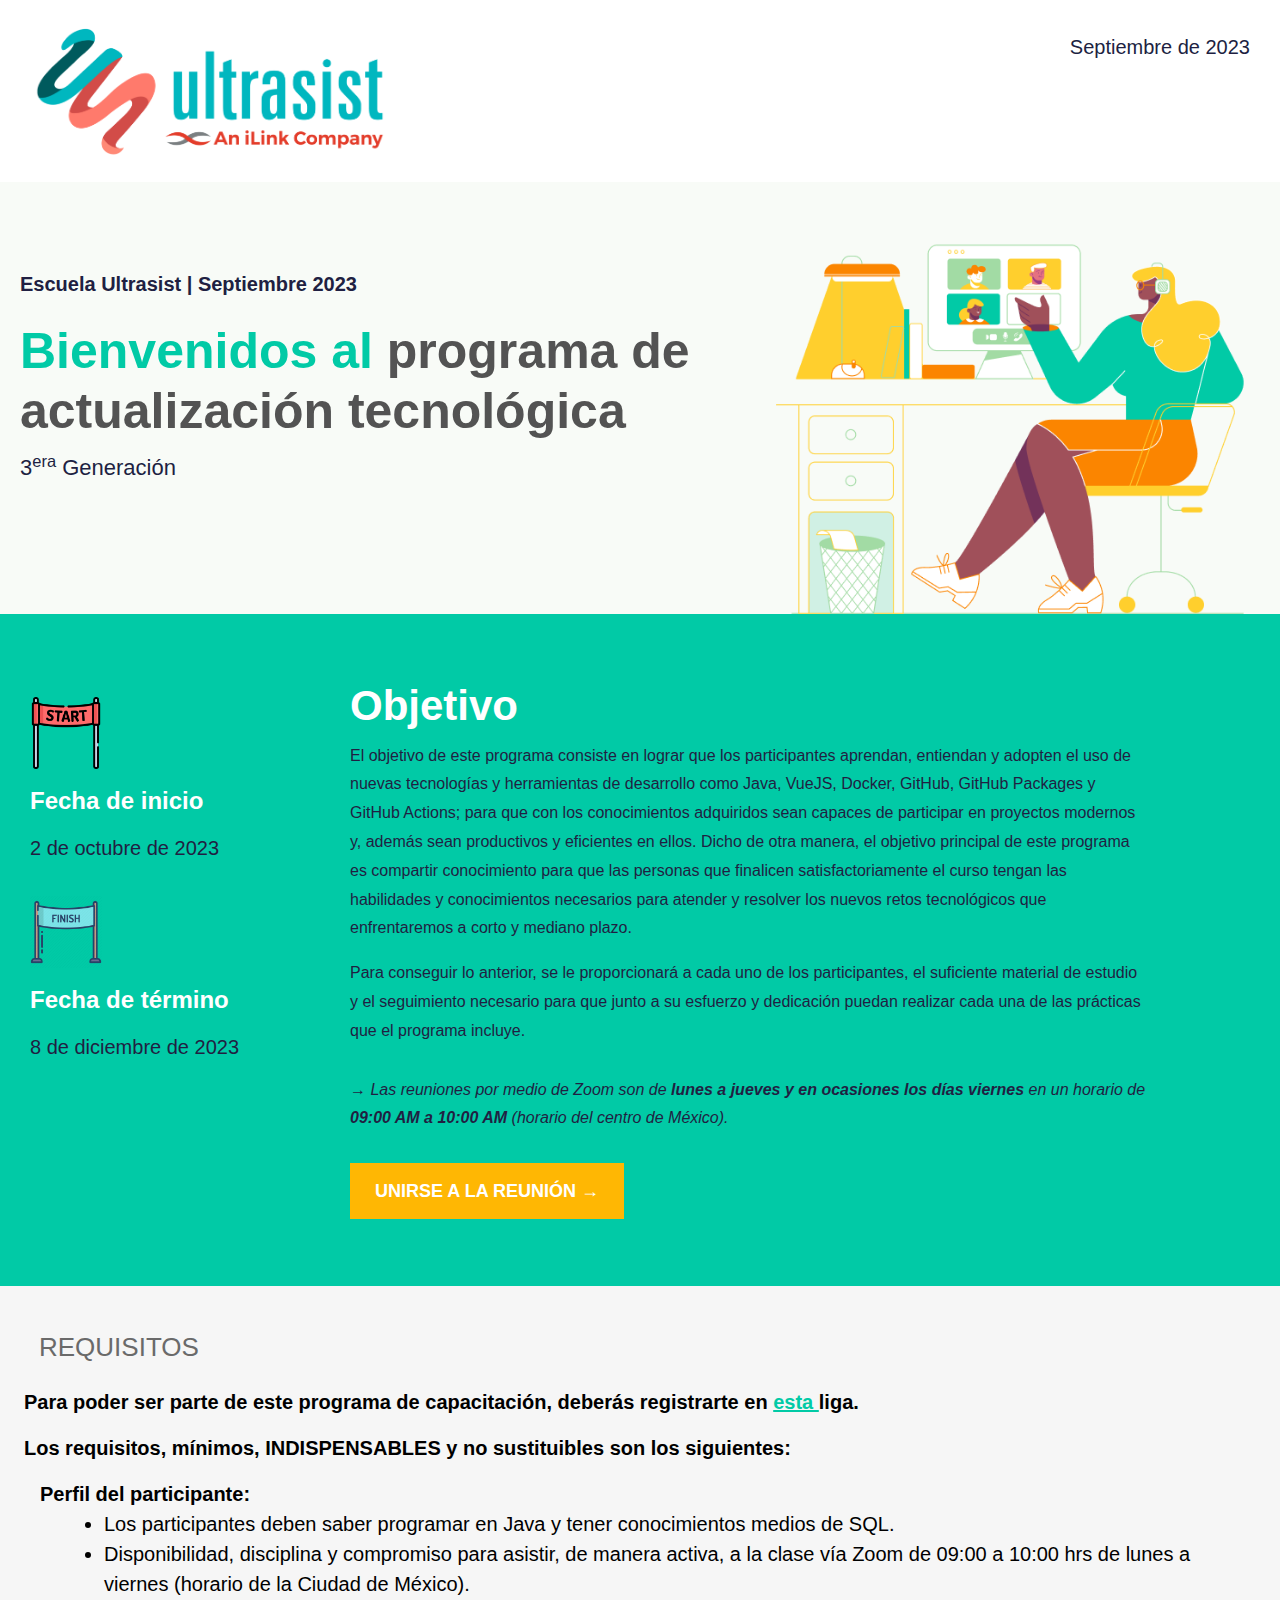
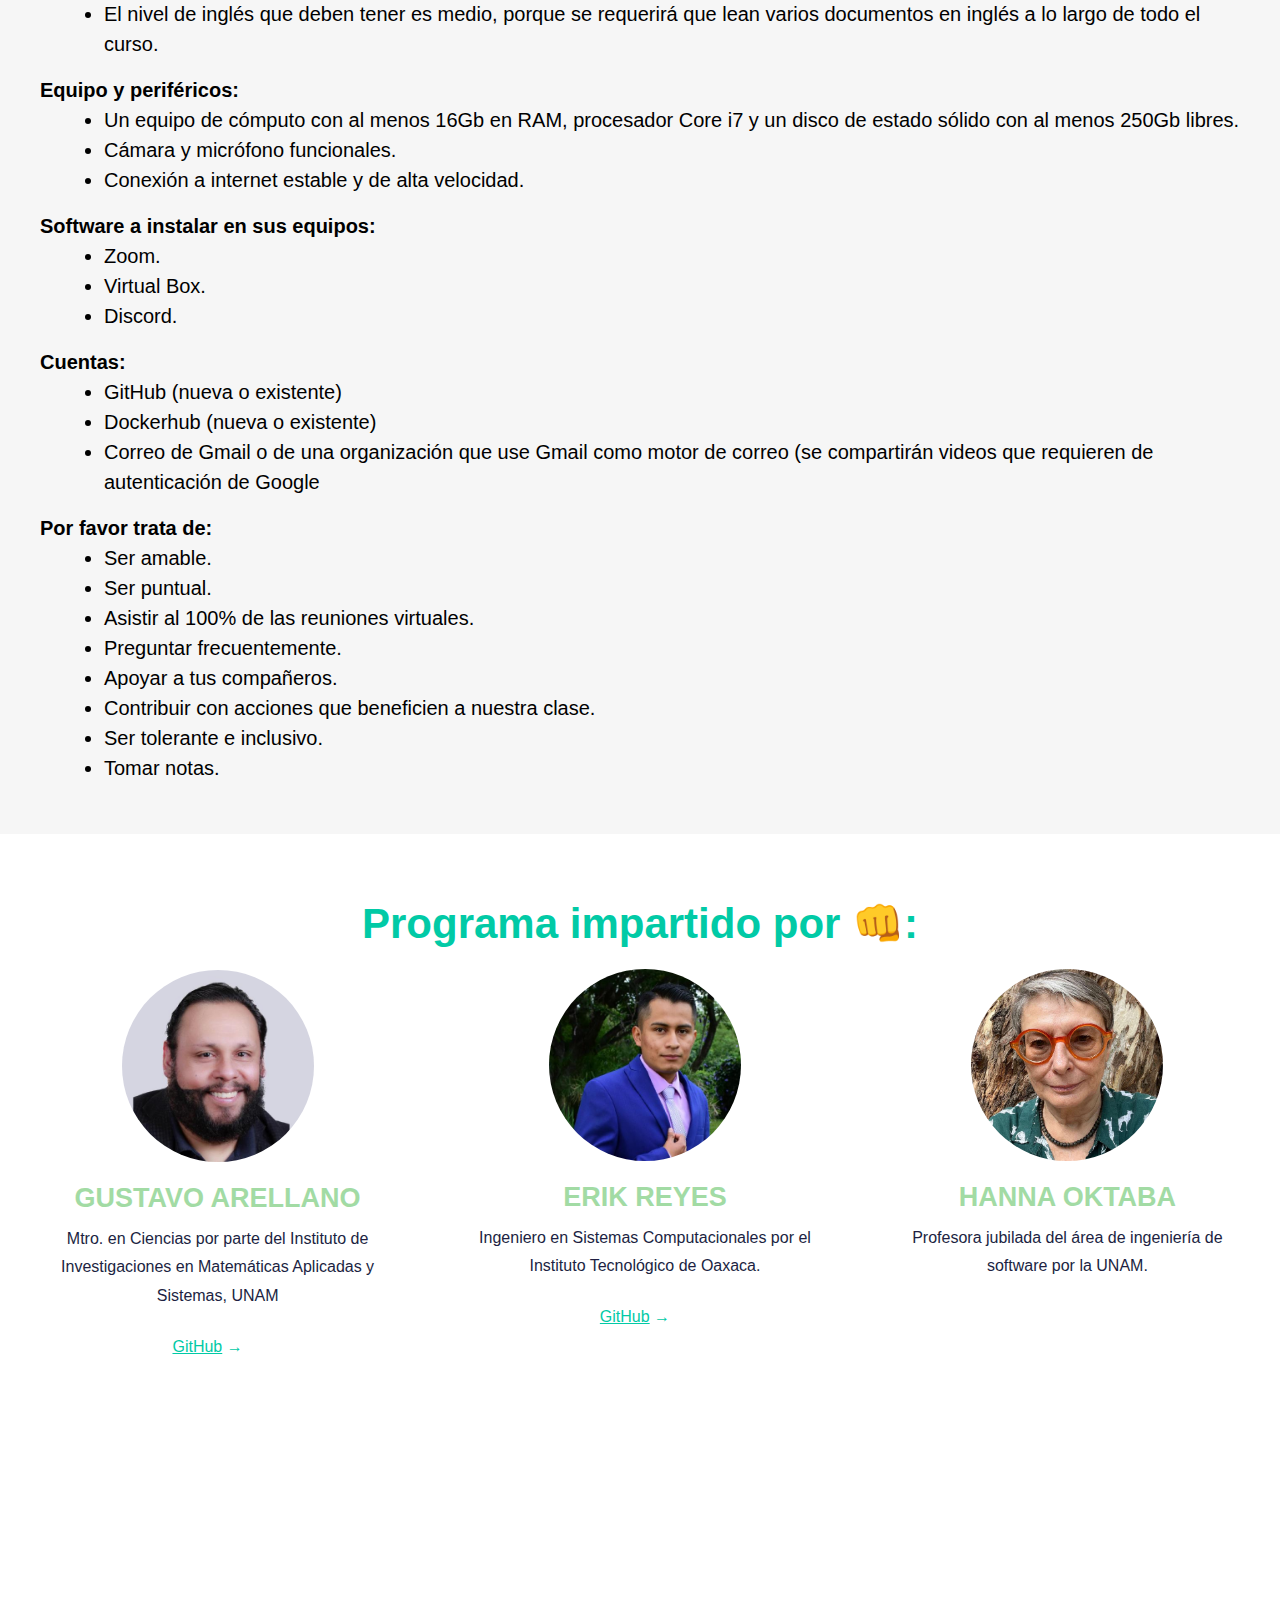
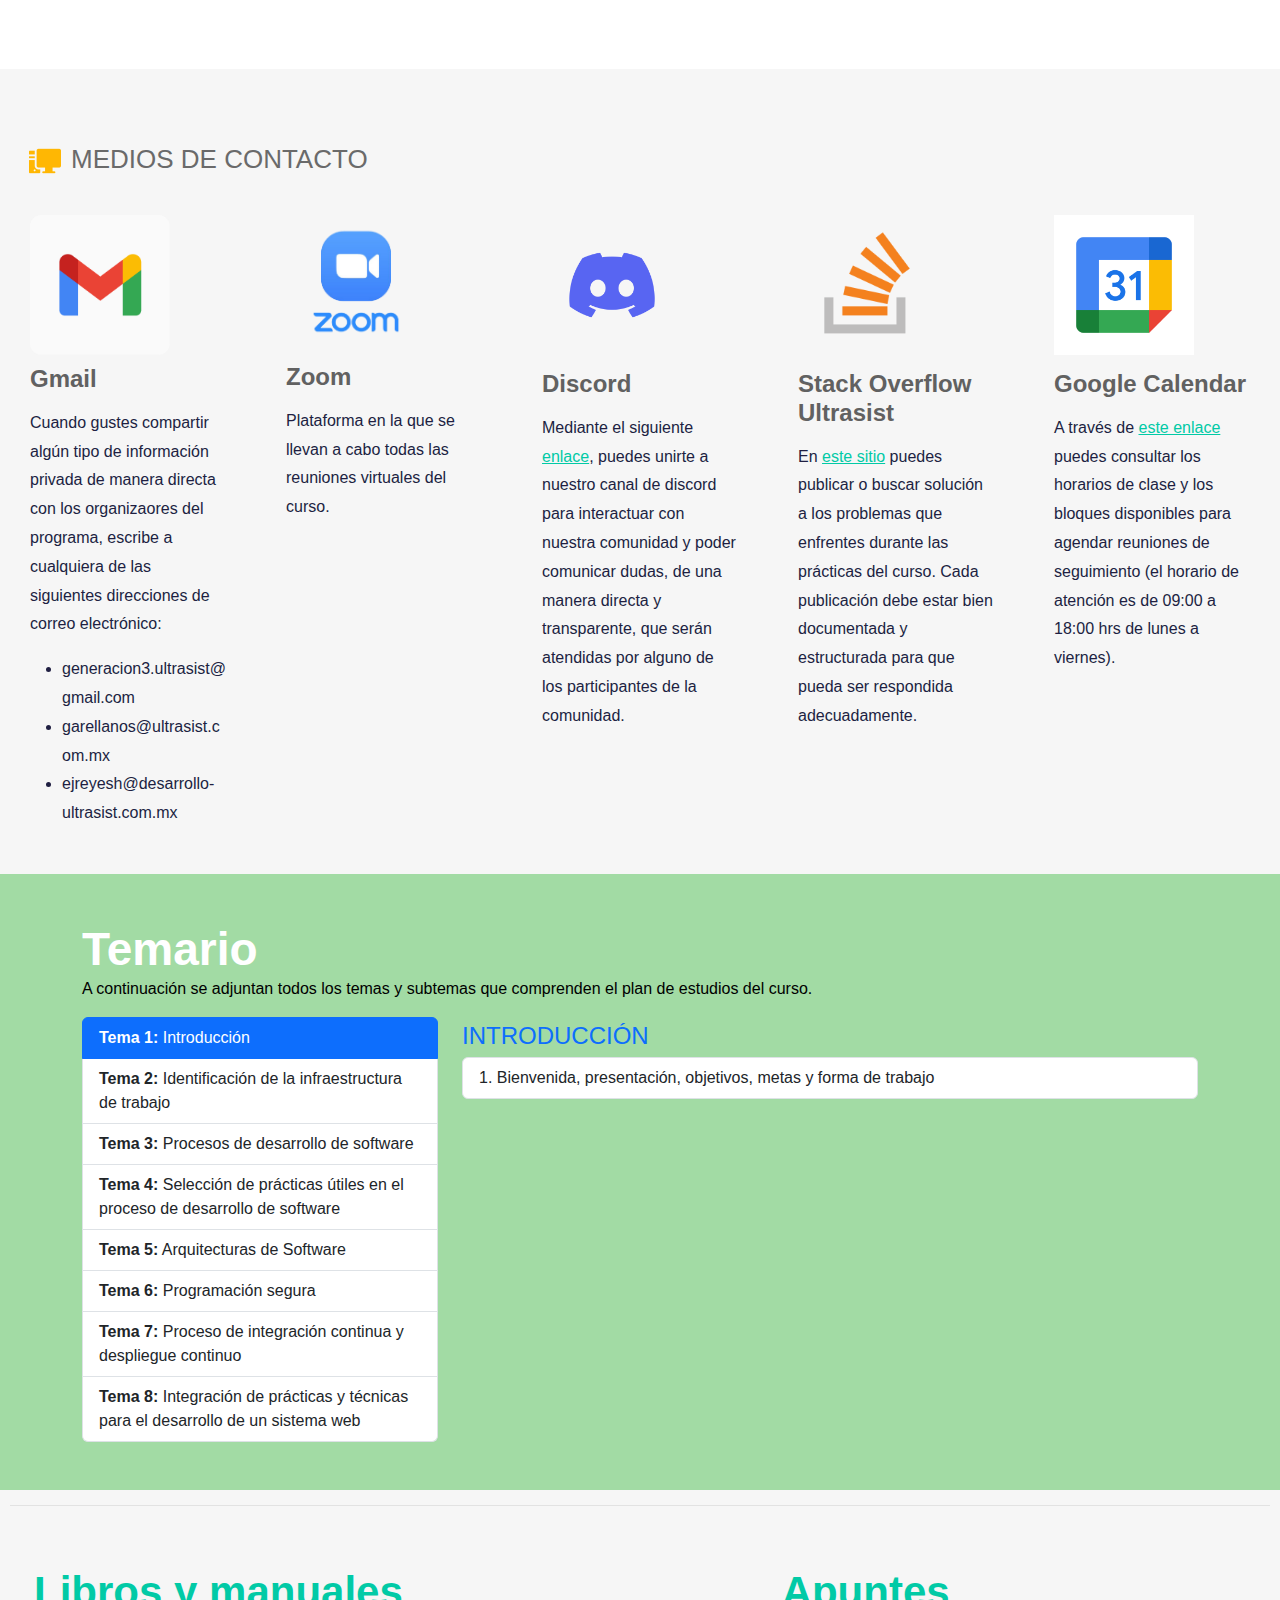
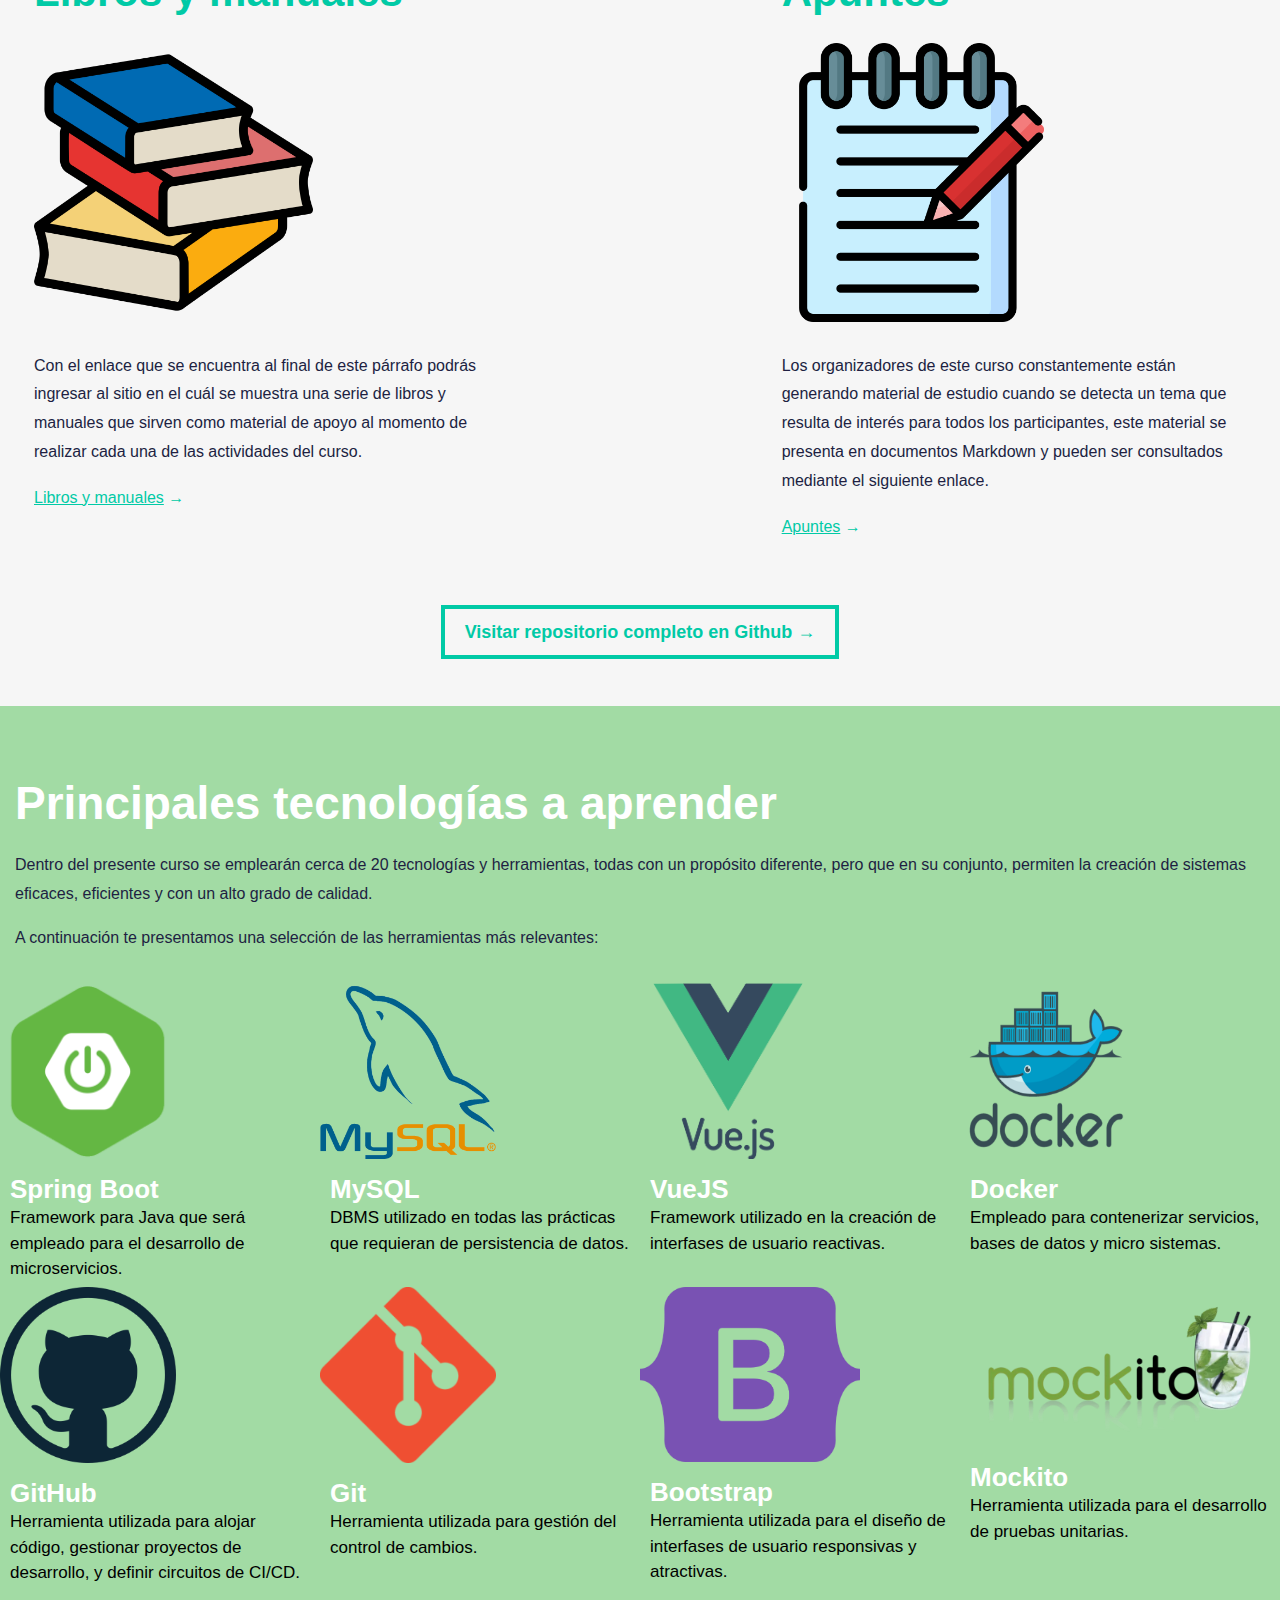
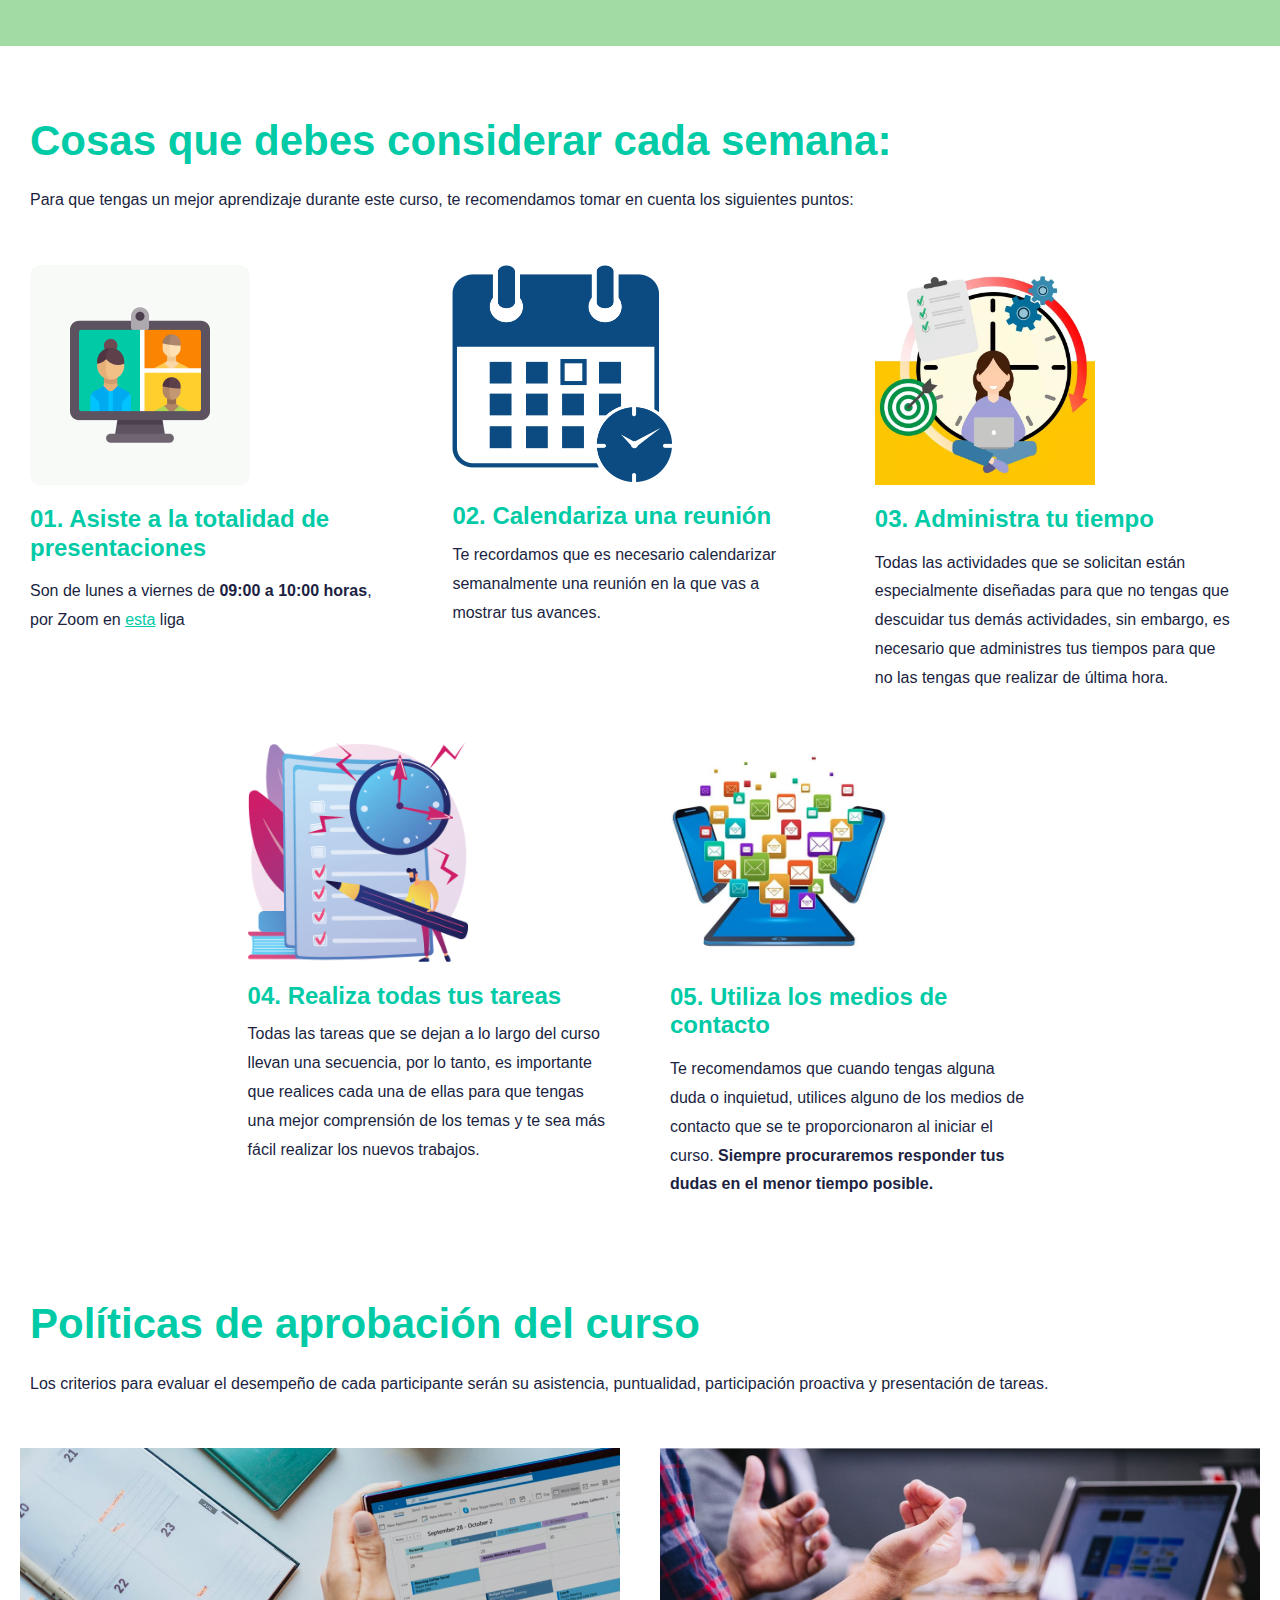
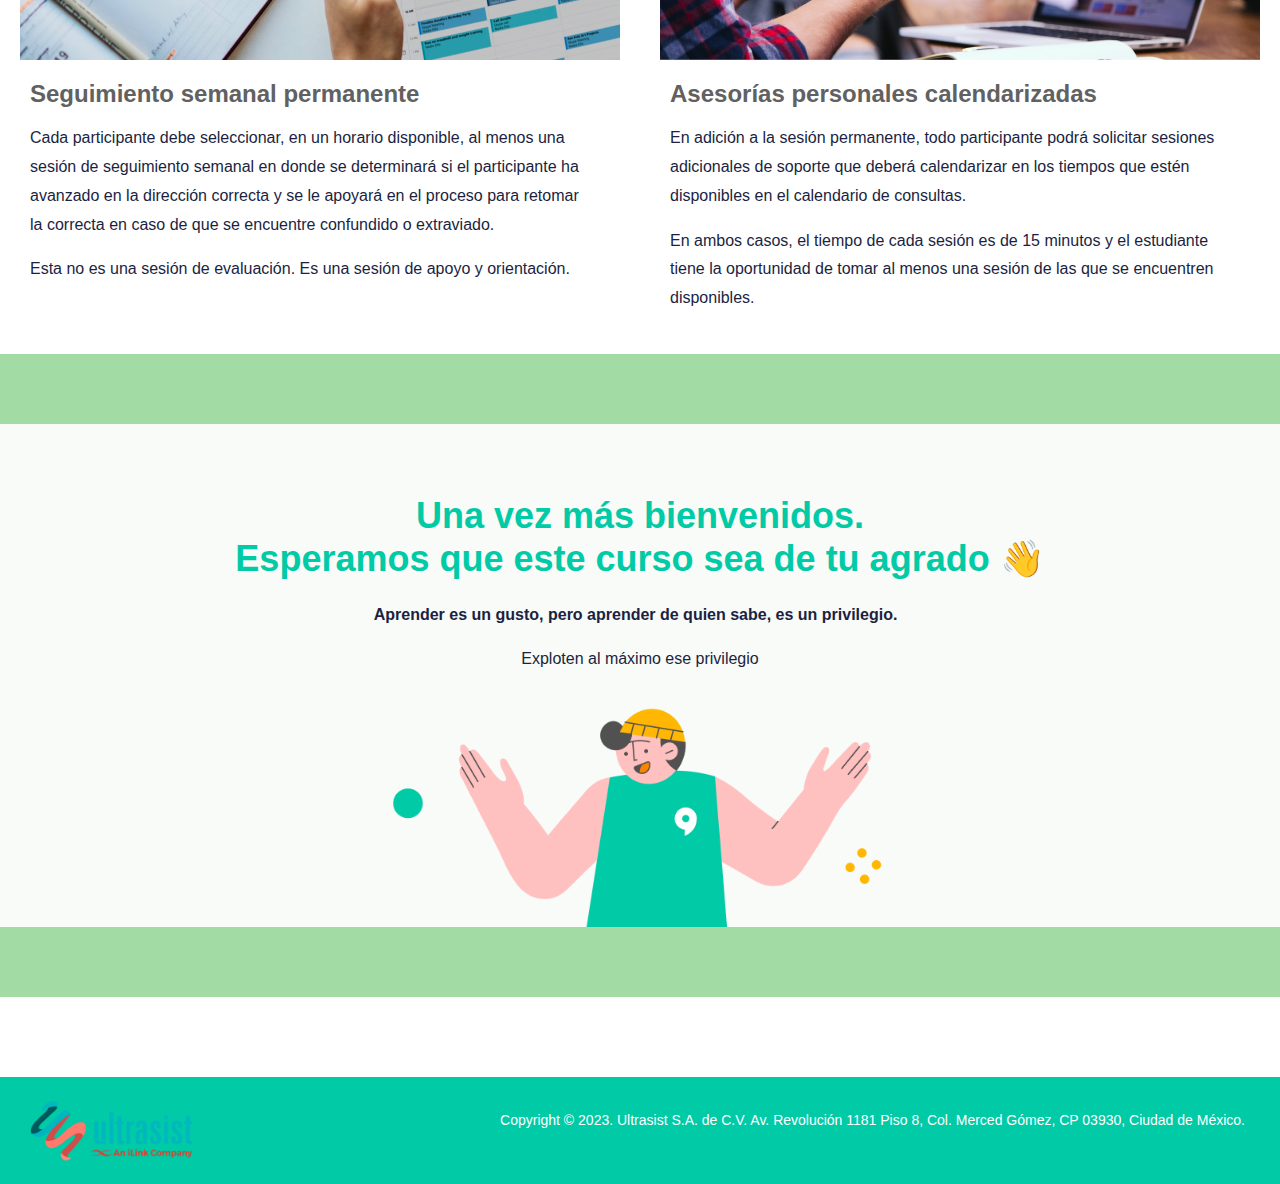
<file: index.html>
<!DOCTYPE html>
<html>

<head>
	<title>Programa de capacitación Ultrasist</title>
	<link rel="shortcut icon" href="images/HR-logo-ultra.png">
	<meta content="summary_large_image" name="twitter:card" />
	<meta content="website" property="og:type" />
	<meta content="" property="og:description" />
	<meta content="https://hrtxdbq82r.preview-postedstuff.com/V2-ZZkSw-DwPz-kXb6-TS5v/" property="og:url" />
	<meta content="https://pro-bee-beepro-thumbnail.getbee.io/messages/1050267/1035442/1988933/9844051_large.jpg" property="og:image" />
	<meta content="" property="og:title" />
	<meta content="" name="description" />
	<meta charset="utf-8" />
	<meta content="width=device-width" name="viewport" />
	<link href="https://cdn.jsdelivr.net/npm/bootstrap@5.0.0/dist/css/bootstrap.min.css" rel="stylesheet">
	<link rel="stylesheet" href="https://cdnjs.cloudflare.com/ajax/libs/font-awesome/6.2.0/css/all.min.css" integrity="sha512-xh6O/CkQoPOWDdYTDqeRdPCVd1SpvCA9XXcUnZS2FmJNp1coAFzvtCN9BmamE+4aHK8yyUHUSCcJHgXloTyT2A==" crossorigin="anonymous" referrerpolicy="no-referrer">
	<link rel="stylesheet" href="/css/styles-default.css" type="text/css">
	<link rel="stylesheet" href="/css/styles.css" type="text/css">
</head>

<body>
	<div class="bee-page-container">
		<div class="bee-row bee-row-1">
			<div class="bee-row-content">
				<div class="bee-col bee-col-1 bee-col-w10">
					<div class="bee-block bee-block-1 bee-image">
						<a href="https://www.ultrasist.mx/ultrasite/" target="_self">
							<img alt="Logo Ultrasist" class="bee-fixedwidth" src="images/logo-ultra3.png" style="max-width: 370px;height: auto;" />
						</a>
					</div>
				</div>
				<div class="bee-col bee-col-2 bee-col-w10">
					<div class="bee-block bee-block-1 bee-spacer bee-mobile_hide">
						<div class="spacer" style="height:10px;"></div>
					</div>
					<div class="bee-block bee-block-2 bee-paragraph bee-mobile_hide">
						<p>Septiembre de 2023</p>
					</div>
				</div>
			</div>
		</div>
		<div class="bee-row bee-row-2">
			<div class="bee-row-content">
				<div class="bee-col bee-col-1 bee-col-w7">
					<div class="bee-block bee-block-1 bee-spacer bee-mobile_hide">
						<div class="spacer" style="height:60px;"></div>
					</div>
					<div class="bee-block bee-block-2 bee-paragraph">
						<p>Escuela Ultrasist | Septiembre 2023</p>
					</div>
					<div class="bee-block bee-block-3 bee-heading bee-mobile_hide">
						<h1 style="color:#01caa6;direction:ltr;font-family:Arial, Helvetica Neue, Helvetica, sans-serif;font-size:50px;font-weight:700;letter-spacing:normal;line-height:120%;text-align:left;margin-top:0;margin-bottom:0;">
							<span class="tinyMce-placeholder">Bienvenidos al 
								<span style="color: #535353;">programa de actualizaci&oacute;n tecnol&oacute;gica</span><br />
							</span>
						</h1>
					</div>
					<div class="bee-block bee-block-4 bee-heading bee-desktop_hide">
						<h1 style="color:#01caa6;direction:ltr;font-family:Arial, Helvetica Neue, Helvetica, sans-serif;font-size:34px;font-weight:700;letter-spacing:normal;line-height:120%;text-align:left;margin-top:0;margin-bottom:0;">
							<span class="tinyMce-placeholder">Bienvenidos al 
								<span style="color: #535353;">programa de actualizaci&oacute;n tecnol&oacute;gica</span>
							</span> 
						</h1>
					</div>
					<div class="bee-block bee-block-5 bee-paragraph">
						<p>3<sup>era</sup> Generaci&oacute;n</p>
					</div>
					<div class="bee-block bee-block-6 bee-spacer bee-mobile_hide">
						<div class="spacer" style="height:80px;"></div>
					</div>
				</div>
				<div class="bee-col bee-col-2 bee-col-w5">
					<div class="bee-block bee-block-1 bee-spacer bee-mobile_hide">
						<div class="spacer" style="height:20px;"></div>
					</div>
					<div class="bee-block bee-block-2 bee-image">
						<img alt="HR Call Hero Image Placeholder" class="bee-center bee-autowidth" src="images/onboarding-illo.png" style="max-width:533px;" />
						</div>
				</div>
			</div>
		</div>
		<div class="bee-row bee-row-3">
			<div class="bee-row-content">
				<div class="bee-col bee-col-1 bee-col-w12">
					<div class="bee-block bee-block-1 bee-spacer">
						<div class="spacer" style="height:15px;"></div>
					</div>
				</div>
			</div>
		</div>
		<div class="bee-row bee-row-4">
			<div class="bee-row-content">
				<div class="bee-col bee-col-1 bee-col-w3">
					<div class="bee-block bee-block-1 bee-image">
						<img alt="Calendar Icon" class="bee-autowidth" src="images/icon-start.png" style="max-width:72px;" />
					</div>
					<div class="bee-block bee-block-2 bee-paragraph">
						<p><strong>Fecha de inicio</strong></p>
					</div>
					<div class="bee-block bee-block-3 bee-paragraph">
						<p class="fs-5">2 de octubre de 2023</p>
					</div>
					<div class="bee-block bee-block-4 bee-image">
						<img alt="Map Pin Icon" class="bee-autowidth" src="images/icon-finish.png" style="max-width:72px;" />
					</div>
					<div class="bee-block bee-block-5 bee-paragraph">
						<p>Fecha de término</p>
					</div>
					<div class="bee-block bee-block-6 bee-paragraph">
						<p class="fs-5">8 de diciembre de 2023</p>
					</div>
					<div class="bee-block bee-block-7 bee-spacer bee-mobile_hide">
						<div class="spacer" style="height:20px;"></div>
					</div>
				</div>
				<div class="bee-col bee-col-2 bee-col-w8">
					<div class="bee-block bee-block-1 bee-heading bee-mobile_hide">
						<h3 style="color:#ffffff;direction:ltr;font-family:Arial, Helvetica Neue, Helvetica, sans-serif;font-size:42px;font-weight:700;letter-spacing:normal;line-height:120%;text-align:left;margin-top:0;margin-bottom:0;">
							<span class="tinyMce-placeholder">Objetivo</span>
						</h3>
					</div>
					<div class="bee-block bee-block-2 bee-heading bee-desktop_hide">
						<h3 style="color:#ffffff;direction:ltr;font-family:Arial, Helvetica Neue, Helvetica, sans-serif;font-size:32px;font-weight:700;letter-spacing:normal;line-height:120%;text-align:left;margin-top:0;margin-bottom:0;">
							<span class="tinyMce-placeholder">Objetivo</span>
						</h3>
					</div>
					<div class="bee-block bee-block-3 bee-paragraph">
						<p>El objetivo de este programa consiste en lograr que los participantes aprendan, entiendan y adopten el uso de nuevas 
							tecnolog&iacute;as y herramientas de desarrollo como Java, VueJS, Docker, GitHub, GitHub Packages y GitHub Actions; 
							para que con los conocimientos adquiridos sean capaces de participar en proyectos modernos y, adem&aacute;s sean 
							productivos y eficientes en ellos. Dicho de otra manera, el objetivo principal de este programa es compartir 
							conocimiento para que las personas que finalicen satisfactoriamente el curso tengan las habilidades y conocimientos
							necesarios para atender y resolver los nuevos retos tecnol&oacute;gicos que enfrentaremos a corto y mediano plazo.</p>
						<p>Para conseguir lo anterior, se le proporcionar&aacute; a cada uno de los participantes, el suficiente material de 
							estudio y el seguimiento necesario para que junto a su esfuerzo y dedicaci&oacute;n puedan realizar
							cada una de las pr&aacute;cticas que el programa incluye.</p>
					</div>
					<div class="bee-block bee-block-3 bee-paragraph">
						<p class="fst-italic">→ Las reuniones por medio de Zoom son de <span class="bold">lunes a jueves y en ocasiones los días viernes</span> en un horario de 
							<span class="bold">09:00 AM a 10:00 AM</span> (horario del centro de M&eacute;xico).</p>
					</div>
					<div class="bee-block bee-block-4 bee-button">
						<a class="bee-button-content" href="https://zoom.us/j/91506211367"
							style="font-size: 18px; background-color: #ffb703; border-bottom: 0px solid #FFFFFF; border-left: 0px solid #FFFFFF; border-radius: 0px; border-right: 0px solid #FFFFFF; border-top: 0px solid #FFFFFF; color: #ffffff; direction: ltr; font-family: inherit; font-weight: 700; max-width: 100%; padding-bottom: 10px; padding-left: 25px; padding-right: 25px; padding-top: 10px; width: auto; display: inline-block;"
							target="_self">
							<span style="word-break: break-word; font-size: 18px; line-height: 200%;">
								<strong style="font-size: 18px;">UNIRSE A LA REUNI&Oacute;N →</strong>
							</span>
						</a>
					</div>
					<div class="bee-block bee-block-5 bee-spacer bee-desktop_hide">
						<div class="spacer" style="height:35px;"></div>
					</div>
				</div>
				<div class="bee-col bee-col-3 bee-col-w1">
					<div class="bee-block bee-block-1 bee-spacer bee-mobile_hide">
						<div class="spacer" style="height:60px;"></div>
					</div>
				</div>
			</div>
		</div>

		<div class="bee-row bee-row-3">
			<div class="bee-row-content">
				<div class="bee-col bee-col-1 bee-col-w12">
					<div class="bee-block bee-block-1 bee-spacer">
						<div class="spacer" style="height:15px;"></div>
					</div>
				</div>
			</div>
		</div>

		<div class="bee-row bee-row-10">
			<div class="bee-row-content">
				<div class="bee-col bee-col-1 bee-col-w12 my-4">
					<div class="bee-block bee-block-1 bee-icons">
						<div class="bee-icon bee-icon-last">
							<div class="bee-content">
								<div class="bee-icon-image">
									<i class="fa-solid fa-list-check" style="color: #ffd500;height: 32px;"></i>
								</div>
								<div class="bee-icon-label bee-icon-label-right uppercase">Requisitos</div>
							</div>
						</div>
					</div>
					<div class="bee-block bee-block-2 text-start">
						<p class="fs-5 fw-bold">Para poder ser parte de este programa de capacitaci&oacute;n, deber&aacute;s registrarte en 
							<a class="bee-button-content" href="https://register.ultrasist.net" style="background-color: transparent; color: #01caa6; max-width: 100%;" target="_self">
								esta
							</a>
							liga.
						</p>
						<p class="fs-5 fw-bold mt-3">
							Los requisitos, mínimos, <span class="uppercase">indispensables</span> y no sustituibles son los siguientes:
						</p>
						<p class="ms-3 mt-3 fs-5 fw-bold">Perfil del participante:</p>
						<ul class="fs-5 ms-5">
							<li>Los participantes deben saber programar en Java y tener conocimientos medios de SQL.</li>
							<li>Disponibilidad, disciplina y compromiso para asistir, de manera activa, a la clase vía Zoom de 09:00 a 10:00 hrs de lunes a viernes (horario de la Ciudad de M&eacute;xico).</li>
							<li>El nivel de inglés que deben tener es medio, porque se requerirá que lean varios documentos en inglés a lo largo de todo el curso.</li>
						</ul>
						<p class="ms-3 mt-3 fs-5 fw-bold">Equipo y perif&eacute;ricos:</p>
						<ul class="fs-5 ms-5">
							<li>Un equipo de c&oacute;mputo con al menos 16Gb en RAM, procesador Core i7 y un disco de estado s&oacute;lido con al menos 250Gb libres.</li>
							<li>C&aacute;mara y micr&oacute;fono funcionales.</li>
							<li>Conexi&oacute;n a internet estable y de alta velocidad.</li>
						</ul>
						<p class="ms-3 mt-3 fs-5 fw-bold">Software a instalar en sus equipos:</p>
						<ul class="fs-5 ms-5">
							<li>Zoom.</li>
							<li>Virtual Box.</li>
							<li>Discord.</li>
						</ul>
						<p class="ms-3 mt-3 fs-5 fw-bold">Cuentas:</p>
						<ul class="fs-5 ms-5">
							<li>GitHub (nueva o existente)</li>
							<li>Dockerhub (nueva o existente)</li>
							<li>Correo de Gmail o de una organizaci&oacute;n que use Gmail como motor de correo (se compartir&aacute;n videos que requieren de autenticaci&oacute;n de Google</li>
						</ul>
						<p class="ms-3 mt-3 fs-5 fw-bold">Por favor trata de:</p>
						<ul class="fs-5 ms-5">
							<li>Ser amable.</li>
							<li>Ser puntual.</li>
							<li>Asistir al 100% de las reuniones virtuales.</li>
							<li>Preguntar frecuentemente.</li>
							<li>Apoyar a tus compañeros.</li>
							<li>Contribuir con acciones que beneficien a nuestra clase.</li>
							<li>Ser tolerante e inclusivo.</li>
							<li>Tomar notas.</li>
						</ul>
					</div>
				</div>
			</div>
		</div>

		<div class="bee-row bee-row-5">
			<div class="bee-row-content">
				<div class="bee-col bee-col-1 bee-col-w12">
					<div class="bee-block bee-block-1 bee-spacer bee-mobile_hide">
						<div class="spacer" style="height:40px;"></div>
					</div>
					<div class="bee-block bee-block-2 bee-heading bee-desktop_hide">
						<h2 style="color:#01caa6;direction:ltr;font-family:Arial, Helvetica Neue, Helvetica, sans-serif;font-size:28px;font-weight:700;letter-spacing:normal;line-height:120%;text-align:center;margin-top:0;margin-bottom:0;">
							Programa impartido por:<br />
						</h2>
					</div>
					<div class="bee-block bee-block-3 bee-heading bee-mobile_hide">
						<h2 style="color:#01caa6;direction:ltr;font-family:Arial, Helvetica Neue, Helvetica, sans-serif;font-size:42px;font-weight:700;letter-spacing:normal;line-height:120%;text-align:center;margin-top:0;margin-bottom:0;">
							<span class="tinyMce-placeholder">Programa impartido por 👊:<br /></span> </h2>
					</div>
				</div>
			</div>
		</div>
		<div class="bee-row bee-row-6">
			<div class="bee-row-content centrar-contenido-div">
				<div class="bee-col bee-col-1 bee-col-w4">
					<div class="bee-block bee-block-1 bee-image">
						<img alt="Foto de perfil" class="bee-fixedwidth margin-auto readonly" src="images/avatar-goose.jfif" style="max-width:192px;" />
					</div>
					<div class="bee-block bee-block-2 bee-heading">
						<h2 class="text-center uppercase" style="color:#a2dba4;direction:ltr;font-family:Arial, Helvetica Neue, Helvetica, sans-serif;font-size:27px;font-weight:700;letter-spacing:normal;line-height:120%;text-align:left;margin-top:0;margin-bottom:0;">
							Gustavo Arellano</h2>
					</div>
					<div class="bee-block bee-block-3 bee-paragraph">
						<p class="text-center">Mtro. en Ciencias por parte del Instituto de Investigaciones en Matemáticas Aplicadas y Sistemas, UNAM</p>
					</div>
					<div class="bee-block bee-block-4 bee-button text-center">
						<a class="bee-button-content" href="https://github.com/arellano-gustavo" style="font-size: 16px; background-color: transparent; border-bottom: 0px solid transparent; border-left: 0px solid transparent; border-radius: 0px; border-right: 0px solid transparent; border-top: 0px solid transparent; color: #01caa6; direction: ltr; font-family: inherit; font-weight: 400; max-width: 100%; padding-bottom: 0px; padding-left: 0px; padding-right: 20px; padding-top: 0px; width: auto; display: inline-block;"
							target="_self">
							<span style="word-break: break-word; font-size: 16px; line-height: 200%;">
								<u style="font-size: 16px;">GitHub</u> →
							</span>
						</a>
					</div>
				</div>
				<div class="bee-col bee-col-2 bee-col-w4">
					<div class="bee-block bee-block-1 bee-image">
						<img alt="Foto de perfil" class="bee-fixedwidth margin-auto readonly" src="images/avatar-erik.jfif" style="max-width:192px;" />
					</div>
					<div class="bee-block bee-block-2 bee-heading">
						<h2 class="text-center uppercase" style="color:#a2dba4;direction:ltr;font-family:Arial, Helvetica Neue, Helvetica, sans-serif;font-size:27px;font-weight:700;letter-spacing:normal;line-height:120%;text-align:left;margin-top:0;margin-bottom:0;">
							Erik Reyes</h2>
					</div>
					<div class="bee-block bee-block-3 bee-paragraph">
						<p class="text-center">Ingeniero en Sistemas Computacionales por el Instituto Tecnol&oacute;gico de Oaxaca.</p>
					</div>
					<div class="bee-block bee-block-4 bee-button text-center">
						<a class="bee-button-content" href="https://github.com/ejreyesh" style="font-size: 16px; background-color: transparent; border-bottom: 0px solid transparent; border-left: 0px solid transparent; border-radius: 0px; border-right: 0px solid transparent; border-top: 0px solid transparent; color: #01caa6; direction: ltr; font-family: inherit; font-weight: 400; max-width: 100%; padding-bottom: 0px; padding-left: 0px; padding-right: 20px; padding-top: 0px; width: auto; display: inline-block;"
							target="_self">
							<span style="word-break: break-word; font-size: 16px; line-height: 200%;">
								<u style="font-size: 16px;">GitHub</u> →
							</span>
						</a>
					</div>
				</div>
				
				<div class="bee-col bee-col-2 bee-col-w4">
					<div class="bee-block bee-block-1 bee-image">
						<img alt="Foto de perfil" class="bee-fixedwidth margin-auto readonly" src="images/avatar-hanna.jpg" style="max-width:192px;" />
					</div>
					<div class="bee-block bee-block-2 bee-heading">
						<h2 class="text-center uppercase" style="color:#a2dba4;direction:ltr;font-family:Arial, Helvetica Neue, Helvetica, sans-serif;font-size:27px;font-weight:700;letter-spacing:normal;line-height:120%;text-align:left;margin-top:0;margin-bottom:0;">
							Hanna Oktaba</h2>
					</div>
					<div class="bee-block bee-block-3 bee-paragraph">
						<p class="text-center">Profesora jubilada del &aacute;rea de ingenier&iacute;a de software por la UNAM.</p>
					</div>
					<div class="bee-block bee-block-4 bee-button text-center" style="display: none;">
						<a class="bee-button-content" href="https://github.com/ejreyesh" style="font-size: 16px; background-color: transparent; border-bottom: 0px solid transparent; border-left: 0px solid transparent; border-radius: 0px; border-right: 0px solid transparent; border-top: 0px solid transparent; color: #01caa6; direction: ltr; font-family: inherit; font-weight: 400; max-width: 100%; padding-bottom: 0px; padding-left: 0px; padding-right: 20px; padding-top: 0px; width: auto; display: inline-block;"
							target="_self">
							<span style="word-break: break-word; font-size: 16px; line-height: 200%;">
								.
							</span>
						</a>
					</div>
				</div>
			</div>
		</div>
		<div class="bee-row bee-row-7">
			<div class="bee-row-content">
				<div class="bee-col bee-col-1 bee-col-w12">
					<div class="bee-block bee-block-1 bee-spacer bee-mobile_hide">
						<div class="spacer" style="height:80px;"></div>
					</div>
				</div>
			</div>
		</div>
		<div class="bee-row bee-row-8">
			<div class="bee-row-content">
				<div class="bee-col bee-col-1 bee-col-w12">
					<div class="bee-block bee-block-1 bee-spacer">
						<div class="spacer" style="height:200px;"></div>
					</div>
				</div>
			</div>
		</div>
		<div class="bee-row bee-row-9">
			<div class="bee-row-content">
				<div class="bee-col bee-col-1 bee-col-w12">
					<div class="bee-block bee-block-1 bee-spacer bee-mobile_hide">
						<div class="spacer" style="height:40px;"></div>
					</div>
				</div>
			</div>
		</div>
		<div class="bee-row bee-row-10">
			<div class="bee-row-content">
				<div class="bee-col bee-col-1 bee-col-w12">
					<div class="bee-block bee-block-1 bee-icons">
						<div class="bee-icon bee-icon-last">
							<div class="bee-content">
								<div class="bee-icon-image">
									<img height="32px" src="images/Tools.png" width="auto" />
								</div>
								<div class="bee-icon-label bee-icon-label-right uppercase">Medios de contacto</div>
							</div>
						</div>
					</div>
					<div class="bee-block bee-block-2 bee-heading bee-desktop_hide" style="display: none;">
						<h2 style="color:#01caa6;direction:ltr;font-family:Arial, Helvetica Neue, Helvetica, sans-serif;font-size:32px;font-weight:700;letter-spacing:normal;line-height:120%;text-align:left;margin-top:0;margin-bottom:0;">
							<span class="tinyMce-placeholder">Medios en los que puedes comunicar tus dudas</span> 
						</h2>
					</div>
					<div class="bee-block bee-block-3 bee-heading bee-mobile_hide" style="display: none;">
						<h2 style="color:#01caa6;direction:ltr;font-family:Arial, Helvetica Neue, Helvetica, sans-serif;font-size:42px;font-weight:700;letter-spacing:normal;line-height:120%;text-align:left;margin-top:0;margin-bottom:0;">
							<span class="tinyMce-placeholder">Medios en los que puedes comunicar tus dudas</span>
						</h2>
					</div>
				</div>
			</div>
		</div>
		<div class="bee-row bee-row-11">
			<div class="bee-row-content">
				<div class="bee-col bee-col-1 bee-col-w3">
					<div class="bee-block bee-block-1 bee-image">
						<img alt="Gmail Icon" class="bee-fixedwidth" src="images/BEE_HR_Onboarding_Gmail.png" style="max-width:140px;" />
					</div>
					<div class="bee-block bee-block-2 bee-heading">
						<h1 style="color:#616161;direction:ltr;font-family:Arial, Helvetica Neue, Helvetica, sans-serif;font-size:24px;font-weight:700;letter-spacing:normal;line-height:120%;text-align:left;margin-top:0;margin-bottom:0;">
							<span class="tinyMce-placeholder">Gmail</span>
						</h1>
					</div>
					<div class="bee-block bee-block-3 bee-paragraph">
						<p>Cuando gustes compartir algún tipo de información privada de manera directa con los organizaores del programa, escribe a cualquiera de las siguientes direcciones de correo electr&oacute;nico:</p>
						<ul>
							<li>generacion3.ultrasist@gmail.com</li>
							<li>garellanos@ultrasist.com.mx</li>
							<li>ejreyesh@desarrollo-ultrasist.com.mx</li>
						</ul>
					</div>
				</div>
				<div class="bee-col bee-col-2 bee-col-w3">
					<div class="bee-block bee-block-1 bee-image">
						<img alt="Zoom Icon" class="bee-fixedwidth" src="images/BEE_HR_Onboarding_Zoom.png" style="max-width:140px;" />
					</div>
					<div class="bee-block bee-block-2 bee-heading">
						<h1 style="color:#616161;direction:ltr;font-family:Arial, 'Helvetica Neue', Helvetica, sans-serif;font-size:24px;font-weight:700;letter-spacing:normal;line-height:120%;text-align:left;margin-top:0;margin-bottom:0;">
							Zoom 
						</h1>
					</div>
					<div class="bee-block bee-block-3 bee-paragraph">
						<p>Plataforma en la que se llevan a cabo todas las reuniones virtuales del curso.</p>
					</div>
				</div>
				<div class="bee-col bee-col-3 bee-col-w3">
					<div class="bee-block bee-block-1 bee-image">
						<img alt="Docs Icon" class="bee-fixedwidth" src="images/BEE_HR_Onboarding_Discord.png" style="max-width:140px;" />
					</div>
					<div class="bee-block bee-block-2 bee-heading">
						<h1 style="color:#616161;direction:ltr;font-family:Arial, 'Helvetica Neue', Helvetica, sans-serif;font-size:24px;font-weight:700;letter-spacing:normal;line-height:120%;text-align:left;margin-top:0;margin-bottom:0;">
							<span class="tinyMce-placeholder">Discord</span>
						</h1>
					</div>
					<div class="bee-block bee-block-3 bee-paragraph">
						<p>Mediante el siguiente <a href="https://discord.gg/A86bfkPe">enlace</a>, puedes unirte a nuestro canal de discord
							para interactuar con nuestra comunidad y poder comunicar dudas, de una manera directa y transparente, que ser&aacute;n atendidas por alguno de los participantes de la comunidad.</p>
					</div>
				</div>
				<div class="bee-col bee-col-4 bee-col-w3">
					<div class="bee-block bee-block-1 bee-image">
						<img alt="Drive Icon" class="bee-fixedwidth" src="images/BEE_HR_Onboarding_StackOverflow.png" style="max-width:140px;" />
					</div>
					<div class="bee-block bee-block-2 bee-heading">
						<h1 style="color:#616161;direction:ltr;font-family:Arial, 'Helvetica Neue', Helvetica, sans-serif;font-size:24px;font-weight:700;letter-spacing:normal;line-height:120%;text-align:left;margin-top:0;margin-bottom:0;">
							<span class="tinyMce-placeholder">Stack Overflow Ultrasist</span>
						</h1>
					</div>
					<div class="bee-block bee-block-3 bee-paragraph">
						<p>En <a href="https://stackoverflow.ultrasist.net">este sitio</a> puedes publicar o buscar soluci&oacute;n a 
							los problemas que enfrentes durante las pr&aacute;cticas del curso. Cada publicaci&oacute;n debe estar bien
							documentada y estructurada para que pueda ser respondida adecuadamente.</p>
					</div>
				</div>
				<div class="bee-col bee-col-4 bee-col-w3">
					<div class="bee-block bee-block-1 bee-image">
						<img alt="Drive Icon" class="bee-fixedwidth" src="images/BEE_HR_Onboarding_Calendar.png" style="max-width:140px;" />
					</div>
					<div class="bee-block bee-block-2 bee-heading">
						<h1 style="color:#616161;direction:ltr;font-family:Arial, 'Helvetica Neue', Helvetica, sans-serif;font-size:24px;font-weight:700;letter-spacing:normal;line-height:120%;text-align:left;margin-top:0;margin-bottom:0;">
							<span class="tinyMce-placeholder">Google Calendar</span>
						</h1>
					</div>
					<div class="bee-block bee-block-3 bee-paragraph">
						<p>A trav&eacute;s de <a href="https://calendar.google.com/calendar/u/1?cid=Z2VuZXJhY2lvbjMudWx0cmFzaXN0QGdtYWlsLmNvbQ">este enlace</a> 
							puedes consultar los horarios de clase y los bloques disponibles para agendar reuniones de seguimiento (el horario de atenci&oacute;n es de 
							09:00 a 18:00 hrs de lunes a viernes).</p>
					</div>
				</div>
			</div>
		</div>

		<div class="bee-row bee-row-15">
			<div class="container py-5">
				<div class="bee-block bee-block-2 bee-heading bee-mobile_hide">
					<h3 style="color:#ffffff;direction:ltr;font-family:Arial, Helvetica Neue, Helvetica, sans-serif;font-size:46px;font-weight:700;letter-spacing:normal;line-height:120%;text-align:left;margin-top:0;margin-bottom:0;">
						<span class="tinyMce-placeholder">Temario</span>
					</h3>
				</div>
				<div class="bee-block bee-block-3 bee-heading bee-desktop_hide">
					<h3 style="color:#ffffff;direction:ltr;font-family:Arial, Helvetica Neue, Helvetica, sans-serif;font-size:32px;font-weight:700;letter-spacing:normal;line-height:120%;text-align:left;margin-top:0;margin-bottom:0;">
						<span class="tinyMce-placeholder">Temario</h3>
				</div>
				<div class="bee-block bee-block-4 bee-paragraph">
					<p class="pb-2">A continuaci&oacute;n se adjuntan todos los temas y subtemas que comprenden el plan de estudios del curso.</p>
				</div>
				<div class="row mt-2">
					<div class="col-4">
						<div class="list-group" id="list-tab" role="tablist">
							<a class="list-group-item list-group-item-action active" id="list-introduction-list" data-bs-toggle="list" href="#list-introduction" role="tab" aria-controls="list-introduction">
								<span class="fw-bold">Tema 1:</span> Introducci&oacute;n
							</a>
							<a class="list-group-item list-group-item-action" id="list-infrastructure-list" data-bs-toggle="list" href="#list-infrastructure" role="tab" aria-controls="list-infrastructure">
								<span class="fw-bold">Tema 2:</span> Identificaci&oacute;n de la infraestructura de trabajo
							</a>
							<a class="list-group-item list-group-item-action" id="list-process-list" data-bs-toggle="list" href="#list-process" role="tab" aria-controls="list-process">
								<span class="fw-bold">Tema 3:</span> Procesos de desarrollo de software
							</a>
							<a class="list-group-item list-group-item-action" id="list-tools-list" data-bs-toggle="list" href="#list-tools" role="tab" aria-controls="list-tools">
								<span class="fw-bold">Tema 4:</span> Selecci&oacute;n de pr&aacute;cticas &uacute;tiles en el proceso de desarrollo de software
							</a>
							<a class="list-group-item list-group-item-action" id="list-architecture-list" data-bs-toggle="list" href="#list-architecture" role="tab" aria-controls="list-architecture">
								<span class="fw-bold">Tema 5:</span> Arquitecturas de Software
							</a>
							<a class="list-group-item list-group-item-action" id="list-programming-list" data-bs-toggle="list" href="#list-programming" role="tab" aria-controls="list-programming">
								<span class="fw-bold">Tema 6:</span> Programación segura
							</a>
							<a class="list-group-item list-group-item-action" id="list-cicd-list" data-bs-toggle="list" href="#list-cicd" role="tab" aria-controls="list-cicd">
								<span class="fw-bold">Tema 7:</span> Proceso de integración continua y despliegue continuo
							</a>
							<a class="list-group-item list-group-item-action" id="list-project-list" data-bs-toggle="list" href="#list-project" role="tab" aria-controls="list-project">
								<span class="fw-bold">Tema 8:</span> Integraci&oacute;n de pr&aacute;cticas y t&eacute;cnicas para el desarrollo de un sistema web
							</a>
						</div>
					</div>
					<div class="col-8">
						<div class="tab-content" id="nav-tabContent">
							<div class="tab-pane fade show active" id="list-introduction" role="tabpanel" aria-labelledby="list-introduction-list">
								<div class="bee-block bee-block-1 bee-heading">
									<h3 style="color:#000000;direction:ltr;font-family:Arial, Helvetica Neue, Helvetica, sans-serif;font-size:24px;font-weight:400;letter-spacing:normal;line-height:150%;text-align:left;margin-top:0;margin-bottom:0;">
										<a class="bee-button-content text-decoration-none" href="/topics/topic1.html" style="font-size: 24px; color: #0d6efd; font-weight: 400; width: auto; display: inline-block;" target="_self">
											<span class="tinyMce-placeholder uppercase">
												Introducci&oacute;n
											</span>
											<span style="word-break: break-word; font-size: 20px; line-height: 200%;">
												<i class="fa-solid fa-right-long"></i>
											</span>
										</a>
									</h3>
								</div>
								<ol class="list-group list-group-numbered">
									<li class="list-group-item">Bienvenida, presentaci&oacute;n, objetivos, metas y forma de trabajo</li>
							  	</ol>
						  	</div>
							<div class="tab-pane fade" id="list-infrastructure" role="tabpanel" aria-labelledby="list-infrastructure-list">
								<div class="bee-block bee-block-1 bee-heading">
									<h3 style="color:#000000;direction:ltr;font-family:Arial, Helvetica Neue, Helvetica, sans-serif;font-size:24px;font-weight:400;letter-spacing:normal;line-height:150%;text-align:left;margin-top:0;margin-bottom:0;">
										<a class="bee-button-content text-decoration-none" href="/topics/topic2.html" style="font-size: 24px; color: #0d6efd; font-weight: 400; width: auto; display: inline-block;" target="_self">
											<span class="tinyMce-placeholder uppercase">
												Identificaci&oacute;n de la infraestructura de trabajo
											</span>
											<span style="word-break: break-word; font-size: 20px; line-height: 200%;">
												<i class="fa-solid fa-right-long"></i>
											</span>
										</a>
									</h3>
								</div>
								<ol class="list-group list-group-numbered">
									<li class="list-group-item">Discord, m&aacute;quina virtual, github, markdown</li>
							  	</ol>
						  	</div>
							<div class="tab-pane fade" id="list-process" role="tabpanel" aria-labelledby="list-process-list">
								<div class="bee-block bee-block-1 bee-heading">
									<h3 style="color:#000000;direction:ltr;font-family:Arial, Helvetica Neue, Helvetica, sans-serif;font-size:24px;font-weight:400;letter-spacing:normal;line-height:150%;text-align:left;margin-top:0;margin-bottom:0;">
										<a class="bee-button-content text-decoration-none" href="/topics/topic3.html" style="font-size: 24px; color: #0d6efd; font-weight: 400; width: auto; display: inline-block;" target="_self">
											<span class="tinyMce-placeholder uppercase">
												Procesos de desarrollo de software
											</span>
											<span style="word-break: break-word; font-size: 20px; line-height: 200%;">
												<i class="fa-solid fa-right-long"></i>
											</span>
										</a>
									</h3>
								</div>
								<ol class="list-group list-group-numbered">
									<li class="list-group-item">Desarrollo en cascada</li>
									<li class="list-group-item">Proceso unificado y RUP</li>
									<li class="list-group-item">Extreme Programming (XP)</li>
									<li class="list-group-item">
										Metodolog&iacute;a Scrum
										<ol class="list-group list-group-flush ms-3">
											<li class="list-group-item fst-italic">4.1. Ceremonias, roles, artefactos, calidad, balanceo de trabajo</li>
										</ol>
									</li>
									<li class="list-group-item">Scaled Agile Framework (SAFe)</li>
							  	</ol>
							</div>
							<div class="tab-pane fade" id="list-tools" role="tabpanel" aria-labelledby="list-tools-list">
								<div class="bee-block bee-block-1 bee-heading">
									<h3 style="color:#000000;direction:ltr;font-family:Arial, Helvetica Neue, Helvetica, sans-serif;font-size:24px;font-weight:400;letter-spacing:normal;line-height:150%;text-align:left;margin-top:0;margin-bottom:0;">
										<a class="bee-button-content text-decoration-none" href="/topics/topic4.html" style="font-size: 24px; color: #0d6efd; font-weight: 400; width: auto; display: inline-block;" target="_self">
											<span class="tinyMce-placeholder uppercase">
												Selecci&oacute;n de pr&aacute;cticas &uacute;tiles en el proceso de desarrollo de software
											</span>
											<span style="word-break: break-word; font-size: 20px; line-height: 200%;">
												<i class="fa-solid fa-right-long"></i>
											</span>
										</a>
									</h3>
								</div>
								<ol class="list-group list-group-numbered">
									<li class="list-group-item">Gesti&oacute;n del control de cambios (mediante GIT)</li>
									<li class="list-group-item">T&eacute;cnicas de contenerizaci&oacute;n de servicios (con Docker)</li>
									<li class="list-group-item">Invocación de servicios REST (usando Postman)</li>
									<li class="list-group-item">Acceso y gesti&oacute;n a bases de datos (usando MySQL Workbench)</li>
									<li class="list-group-item">Creaci&oacute;n de interfaces responsivas (con bootstrap)</li>
							  	</ol>
							</div>
							<div class="tab-pane fade" id="list-architecture" role="tabpanel" aria-labelledby="list-architecture-list">
								<div class="bee-block bee-block-1 bee-heading">
									<h3 style="color:#000000;direction:ltr;font-family:Arial, Helvetica Neue, Helvetica, sans-serif;font-size:24px;font-weight:400;letter-spacing:normal;line-height:150%;text-align:left;margin-top:0;margin-bottom:0;">
										<a class="bee-button-content text-decoration-none" href="/topics/topic5.html" style="font-size: 24px; color: #0d6efd; font-weight: 400; width: auto; display: inline-block;" target="_self">
											<span class="tinyMce-placeholder uppercase">
												Arquitecturas de Software
											</span>
											<span style="word-break: break-word; font-size: 20px; line-height: 200%;">
												<i class="fa-solid fa-right-long"></i>
											</span>
										</a>
									</h3>
								</div>
								<ol class="list-group list-group-numbered">
									<li class="list-group-item">Patrones arquitect&oacute;nicos</li>
									<li class="list-group-item">Arquitecturas monol&iacute;ticas</li>
									<li class="list-group-item">Arquitecturas basadas en microservicios</li>
									<li class="list-group-item">
										Arquitecturas REST
										<ol class="list-group list-group-flush ms-3">
											<li class="list-group-item fst-italic">4.1. Diseño de una arquitectura REST</li>
											<li class="list-group-item fst-italic">4.2. Implementaci&oacute;n de una arquitectura REST</li>
											<li class="list-group-item fst-italic">4.3. Desarrollo y objetivo de las pruebas unitarias (RIICAAA)</li>
											<li class="list-group-item fst-italic">4.4. Deuda t&eacute;cnica y artefacto DoD</li>
										</ol>
									</li>
									<li class="list-group-item">
										Arquitectura SPA
										<ol class="list-group list-group-flush ms-3">
											<li class="list-group-item fst-italic">5.1. Formatos de transporte e intercambio de información (XML, JSON, HTML)</li>
											<li class="list-group-item fst-italic">5.2. Interfaz de usuario</li>
										</ol>
									</li>
							  	</ol>
							</div>
							<div class="tab-pane fade" id="list-programming" role="tabpanel" aria-labelledby="list-programming-list">
								<div class="bee-block bee-block-1 bee-heading">
									<h3 style="color:#000000;direction:ltr;font-family:Arial, Helvetica Neue, Helvetica, sans-serif;font-size:24px;font-weight:400;letter-spacing:normal;line-height:150%;text-align:left;margin-top:0;margin-bottom:0;">
										<a class="bee-button-content text-decoration-none" href="/topics/topic6.html" style="font-size: 24px; color: #0d6efd; font-weight: 400; width: auto; display: inline-block;" target="_self">
											<span class="tinyMce-placeholder uppercase">
												Programaci&oacute;n segura
											</span>
											<span style="word-break: break-word; font-size: 20px; line-height: 200%;">
												<i class="fa-solid fa-right-long"></i>
											</span>
										</a>
									</h3>
								</div>
								<ol class="list-group list-group-numbered">
									<li class="list-group-item">Procesos de digesti&oacute;n versus procesos de encripci&oacute;n</li>
									<li class="list-group-item">Validaci&oacute;n de datos de entrada</li>
									<li class="list-group-item">Control adecuado de textos informativos y de error</li>
							  	</ol>
							</div>
							<div class="tab-pane fade" id="list-cicd" role="tabpanel" aria-labelledby="list-cicd-list">
								<div class="bee-block bee-block-1 bee-heading">
									<h3 style="color:#000000;direction:ltr;font-family:Arial, Helvetica Neue, Helvetica, sans-serif;font-size:24px;font-weight:400;letter-spacing:normal;line-height:150%;text-align:left;margin-top:0;margin-bottom:0;">
										<a class="bee-button-content text-decoration-none" href="/topics/topic7.html" style="font-size: 24px; color: #0d6efd; font-weight: 400; width: auto; display: inline-block;" target="_self">
											<span class="tinyMce-placeholder uppercase">
												Proceso de integraci&oacute;n continua y despliegue continuo
											</span>
											<span style="word-break: break-word; font-size: 20px; line-height: 200%;">
												<i class="fa-solid fa-right-long"></i>
											</span>
										</a>
									</h3>
								</div>
								<ol class="list-group list-group-numbered">
									<li class="list-group-item">Introducci&oacute;n a Github Actions</li>
									<li class="list-group-item">Introducci&oacute;n a Github Packages</li>
									<li class="list-group-item">Creaci&oacute;n de un pipeline de integraci&oacute;n, pruebas y despliegue</li>
							  	</ol>
							</div>
							<div class="tab-pane fade" id="list-project" role="tabpanel" aria-labelledby="list-project-list">
								<div class="bee-block bee-block-1 bee-heading">
									<h3 style="color:#000000;direction:ltr;font-family:Arial, Helvetica Neue, Helvetica, sans-serif;font-size:24px;font-weight:400;letter-spacing:normal;line-height:150%;text-align:left;margin-top:0;margin-bottom:0;">
										<a class="bee-button-content text-decoration-none" href="/topics/topic8.html" style="font-size: 24px; color: #0d6efd; font-weight: 400; width: auto; display: inline-block;" target="_self">
											<span class="tinyMce-placeholder uppercase">
												Integraci&oacute;n de pr&aacute;cticas y t&eacute;cnicas para el desarrollo de un sistema web
											</span>
											<span style="word-break: break-word; font-size: 20px; line-height: 200%;">
												<i class="fa-solid fa-right-long"></i>
											</span>
										</a>
									</h3>
								</div>
								<ol class="list-group list-group-numbered">
									<li class="list-group-item">Creaci&oacute;n del backend</li>
									<li class="list-group-item">Creaci&oacute;n del frontend</li>
							  	</ol>
							</div>
						</div>
					</div>
				</div>
			</div>
		</div>

		<div class="bee-row bee-row-12">
			<div class="bee-row-content">
				<div class="bee-col bee-col-1 bee-col-w12">
					<div class="bee-block bee-block-1 bee-divider">
						<div class="center bee-separator" style="border-top:1px solid #E2E2E2;width:100%;"></div>
					</div>
				</div>
			</div>
		</div>
		<div class="bee-row bee-row-13">
			<div class="bee-row-content">
				<div class="bee-col bee-col-1 bee-col-w5">
					<div class="bee-block bee-block-1 bee-heading bee-desktop_hide">
						<h2 style="color:#01caa6;direction:ltr;font-family:Arial, Helvetica Neue, Helvetica, sans-serif;font-size:32px;font-weight:700;letter-spacing:normal;line-height:120%;text-align:left;margin-top:0;margin-bottom:0;">
							<span class="tinyMce-placeholder">Libros y manuales</span>
						</h2>
					</div>
					<div class="bee-block bee-block-2 bee-heading bee-mobile_hide">
						<h2 style="color:#01caa6;direction:ltr;font-family:Arial, Helvetica Neue, Helvetica, sans-serif;font-size:42px;font-weight:700;letter-spacing:normal;line-height:120%;text-align:left;margin-top:0;margin-bottom:0;">
							<span class="tinyMce-placeholder">Libros y manuales</span>
						</h2>
					</div>
					<div class="bee-block bee-block-3 bee-image bee-desktop_hide">
						<img alt="Books Icon" class="bee-fixedwidth" src="images/HR-libros.png" style="max-width:145px;" />
					</div>
					<div class="bee-block bee-block-4 bee-image bee-mobile_hide">
						<img alt="Books Icon" class="bee-fixedwidth" src="images/HR-libros.png" style="max-width:279px;" />
					</div>
					<div class="bee-block bee-block-5 bee-paragraph">
						<p>Con el enlace que se encuentra al final de este p&aacute;rrafo podr&aacute;s ingresar al sitio en el cuál se muestra una serie de libros y manuales
							que sirven como material de apoyo al momento de realizar cada una de las actividades del curso.</p>
					</div>
					<div class="bee-block bee-block-6 bee-button">
						<a class="bee-button-content" href="/books.html" style="font-size: 16px; background-color: transparent; border-bottom: 0px solid transparent; border-left: 0px solid transparent; border-radius: 0px; border-right: 0px solid transparent; border-top: 0px solid transparent; color: #01caa6; direction: ltr; font-family: inherit; font-weight: 400; max-width: 100%; padding-bottom: 0px; padding-left: 0px; padding-right: 20px; padding-top: 0px; width: auto; display: inline-block;" target="_self">
							<span style="word-break: break-word; font-size: 16px; line-height: 200%;">
								<u style="font-size: 16px;">Libros y manuales</u> →
							</span>
						</a>
					</div>
				</div>
				<div class="bee-col bee-col-2 bee-col-w2">
					<div class="bee-block bee-block-1 bee-spacer bee-mobile_hide">
						<div class="spacer" style="height:1px;"></div>
					</div>
				</div>
				<div class="bee-col bee-col-3 bee-col-w5">
					<div class="bee-block bee-block-1 bee-heading bee-desktop_hide">
						<h2 style="color:#01caa6;direction:ltr;font-family:Arial, Helvetica Neue, Helvetica, sans-serif;font-size:32px;font-weight:700;letter-spacing:normal;line-height:120%;text-align:left;margin-top:0;margin-bottom:0;">
							<span class="tinyMce-placeholder">Apuntes</span>
						</h2>
					</div>
					<div class="bee-block bee-block-2 bee-heading bee-mobile_hide">
						<h2 style="color:#01caa6;direction:ltr;font-family:Arial, Helvetica Neue, Helvetica, sans-serif;font-size:42px;font-weight:700;letter-spacing:normal;line-height:120%;text-align:left;margin-top:0;margin-bottom:0;">
							<span class="tinyMce-placeholder">Apuntes</span>
						</h2>
					</div>
					<div class="bee-block bee-block-3 bee-image bee-mobile_hide">
						<img alt="Notes Icon" class="bee-fixedwidth" src="images/HR-apuntes.png" style="max-width:279px;" />
					</div>
					<div class="bee-block bee-block-4 bee-image bee-desktop_hide">
						<img alt="Note Icon" class="bee-fixedwidth" src="images/HR-apuntes.png" style="max-width:145px;" />
					</div>
					<div class="bee-block bee-block-5 bee-paragraph">
						<p>Los organizadores de este curso constantemente est&aacute;n generando material de estudio cuando se detecta
							un tema que resulta de inter&eacute;s para todos los participantes, este material se presenta en documentos
							Markdown y pueden ser consultados mediante el siguiente enlace.</p>
					</div>
					<div class="bee-block bee-block-6 bee-button">
						<a class="bee-button-content" href="/notes.html" style="font-size: 16px; background-color: transparent; border-bottom: 0px solid transparent; border-left: 0px solid transparent; border-radius: 0px; border-right: 0px solid transparent; border-top: 0px solid transparent; color: #01caa6; direction: ltr; font-family: inherit; font-weight: 400; max-width: 100%; padding-bottom: 0px; padding-left: 0px; padding-right: 20px; padding-top: 0px; width: auto; display: inline-block;" target="_self">
							<span style="word-break: break-word; font-size: 16px; line-height: 200%;">
								<u style="font-size: 16px;">Apuntes</u> →
							</span>
						</a>
					</div>
				</div>
			</div>
		</div>
		<div class="bee-row bee-row-14">
			<div class="bee-row-content">
				<div class="bee-col bee-col-1 bee-col-w12">
					<div class="bee-block bee-block-1 bee-button">
						<a class="bee-button-content" href="https://github.com/Generacion3/support-material" style="font-size: 18px; background-color: transparent; border-bottom: 4px solid #01CAA6; border-left: 4px solid #01CAA6; border-radius: 0px; border-right: 4px solid #01CAA6; border-top: 4px solid #01CAA6; color: #01caa6; direction: ltr; font-family: inherit; font-weight: 700; max-width: 100%; padding-bottom: 5px; padding-left: 20px; padding-right: 20px; padding-top: 5px; width: auto; display: inline-block;" target="_self">
							<span style="word-break: break-word; font-size: 18px; line-height: 200%;">
								<span style="font-size: 18px;">
									<strong style="font-size: 18px;">Visitar repositorio completo en Github →</strong>
								</span>
							</span>
						</a>
					</div>
				</div>
			</div>
		</div>
		<div class="bee-row bee-row-15">
			<div class="bee-row-content">
				<div class="bee-col bee-col-1 bee-col-w12">
					<div class="bee-block bee-block-1 bee-spacer bee-mobile_hide">
						<div class="spacer" style="height:40px;"></div>
					</div>
				</div>
			</div>
		</div>
		<div class="bee-row bee-row-16">
			<div class="bee-row-content">
				<div class="bee-col bee-col-1 bee-col-w12">
				
					<div class="bee-block bee-block-2 bee-heading bee-mobile_hide">
						<h3 style="color:#ffffff;direction:ltr;font-family:Arial, Helvetica Neue, Helvetica, sans-serif;font-size:46px;font-weight:700;letter-spacing:normal;line-height:120%;text-align:left;margin-top:0;margin-bottom:0;">
							<span class="tinyMce-placeholder">Principales tecnolog&iacute;as a aprender</span>
						</h3>
					</div>
					<div class="bee-block bee-block-3 bee-heading bee-desktop_hide">
						<h3 style="color:#ffffff;direction:ltr;font-family:Arial, Helvetica Neue, Helvetica, sans-serif;font-size:32px;font-weight:700;letter-spacing:normal;line-height:120%;text-align:left;margin-top:0;margin-bottom:0;">
							<span class="tinyMce-placeholder">Principales tecnolog&iacute;as <br />a aprender</h3>
					</div>
					<div class="bee-block bee-block-4 bee-paragraph">
						<p>Dentro del presente curso se emplear&aacute;n cerca de 20 tecnolog&iacute;as y herramientas, todas con un prop&oacute;sito diferente, pero que en su
							conjunto, permiten la creaci&oacute;n de sistemas eficaces, eficientes y con un alto grado de calidad. 
							</p>
						<p>A continuación te presentamos una selección de
							las herramientas más relevantes:</p>
					</div>
				</div>
			</div>
		</div>
		<div class="bee-row bee-row-17 bee-mobile_hide">
			<div class="bee-row-content no_stack">
				<div class="bee-col bee-col-1 bee-col-w3">
					<div class="bee-block bee-block-1 bee-image">
						<img alt="Logo Spring Boot" class="bee-fixedwidth" src="images/HR-spring-boot.png" style="max-width:176px;" />
					</div>
					<div class="bee-block bee-block-2 bee-heading">
						<h3 style="color:#ffffff;direction:ltr;font-family:Arial, 'Helvetica Neue', Helvetica, sans-serif;font-size:26px;font-weight:700;letter-spacing:normal;line-height:120%;text-align:left;margin-top:0;margin-bottom:0;">
							<span class="tinyMce-placeholder">Spring Boot</span>
						</h3>
					</div>
					<div class="bee-block bee-block-3 bee-heading">
						<h3 style="color:#000000;direction:ltr;font-family:Arial, Helvetica Neue, Helvetica, sans-serif;font-size:17px;font-weight:400;letter-spacing:normal;line-height:150%;text-align:left;margin-top:0;margin-bottom:0;">
							<span class="tinyMce-placeholder">Framework para Java que será empleado para el desarrollo de microservicios.<br /></span>
						</h3>
					</div>
				</div>
				
				<div class="bee-col bee-col-2 bee-col-w3">
					<div class="bee-block bee-block-1 bee-image">
						<img alt="Logo de MySQL" class="bee-fixedwidth" src="images/HR-mysql.png" style="max-width:176px;" />
					</div>
					<div class="bee-block bee-block-2 bee-heading">
						<h3 style="color:#ffffff;direction:ltr;font-family:Arial, Helvetica Neue, Helvetica, sans-serif;font-size:26px;font-weight:700;letter-spacing:normal;line-height:120%;text-align:left;margin-top:0;margin-bottom:0;">
							<span class="tinyMce-placeholder">MySQL</span>
						</h3>
					</div>
					<div class="bee-block bee-block-3 bee-heading">
						<h3 style="color:#000000;direction:ltr;font-family:Arial, Helvetica Neue, Helvetica, sans-serif;font-size:17px;font-weight:400;letter-spacing:normal;line-height:150%;text-align:left;margin-top:0;margin-bottom:0;">
							<span class="tinyMce-placeholder">DBMS utilizado en todas las pr&aacute;cticas que requieran de persistencia de datos.</span>
						</h3>
					</div>
				</div>
				
				<div class="bee-col bee-col-2 bee-col-w3">
					<div class="bee-block bee-block-1 bee-image">
						<img alt="Logo VueJS" class="bee-fixedwidth" src="images/HR-vuejs.png" style="max-width:176px;" />
					</div>
					<div class="bee-block bee-block-2 bee-heading">
						<h3 style="color:#ffffff;direction:ltr;font-family:Arial, Helvetica Neue, Helvetica, sans-serif;font-size:26px;font-weight:700;letter-spacing:normal;line-height:120%;text-align:left;margin-top:0;margin-bottom:0;">
							<span class="tinyMce-placeholder">VueJS</span>
						</h3>
					</div>
					<div class="bee-block bee-block-3 bee-heading">
						<h3 style="color:#000000;direction:ltr;font-family:Arial, Helvetica Neue, Helvetica, sans-serif;font-size:17px;font-weight:400;letter-spacing:normal;line-height:150%;text-align:left;margin-top:0;margin-bottom:0;">
							<span class="tinyMce-placeholder">Framework utilizado en la creaci&oacute;n de interfases de usuario reactivas.</span>
						</h3>
					</div>
				</div>

				<div class="bee-col bee-col-3 bee-col-w3">
					<div class="bee-block bee-block-1 bee-image">
						<img alt="Logo Docker" class="bee-fixedwidth" src="images/HR-docker.png" style="max-width:176px;" /></div>
					<div class="bee-block bee-block-2 bee-heading">
						<h3 style="color:#ffffff;direction:ltr;font-family:Arial, Helvetica Neue, Helvetica, sans-serif;font-size:26px;font-weight:700;letter-spacing:normal;line-height:120%;text-align:left;margin-top:0;margin-bottom:0;">
							<span class="tinyMce-placeholder">Docker</span> </h3>
					</div>
					<div class="bee-block bee-block-3 bee-heading">
						<h3 style="color:#000000;direction:ltr;font-family:Arial, Helvetica Neue, Helvetica, sans-serif;font-size:17px;font-weight:400;letter-spacing:normal;line-height:150%;text-align:left;margin-top:0;margin-bottom:0;">
							<span class="tinyMce-placeholder">Empleado para contenerizar servicios, bases de datos y micro sistemas.</span>
						</h3>
					</div>
				</div>
			</div>
		</div>
		<div class="bee-row bee-row-17 bee-mobile_hide">
			<div class="bee-row-content no_stack">
				<div class="bee-col bee-col-4 bee-col-w3">
					<div class="bee-block bee-block-1 bee-image">
						<img alt="Logo GitHub" class="bee-fixedwidth" src="images/HR-github.png" style="max-width:176px;" /></div>
					<div class="bee-block bee-block-2 bee-heading">
						<h3 style="color:#ffffff;direction:ltr;font-family:Arial, Helvetica Neue, Helvetica, sans-serif;font-size:26px;font-weight:700;letter-spacing:normal;line-height:120%;text-align:left;margin-top:0;margin-bottom:0;">
							<span class="tinyMce-placeholder">GitHub</span>
						</h3>
					</div>
					<div class="bee-block bee-block-3 bee-heading">
						<h3 style="color:#000000;direction:ltr;font-family:Arial, Helvetica Neue, Helvetica, sans-serif;font-size:17px;font-weight:400;letter-spacing:normal;line-height:150%;text-align:left;margin-top:0;margin-bottom:0;">
							<span class="tinyMce-placeholder">Herramienta utilizada para alojar código, gestionar proyectos de desarrollo, y definir circuitos de CI/CD.</span>
						</h3>
					</div>
				</div>
				
				<div class="bee-col bee-col-4 bee-col-w3">
					<div class="bee-block bee-block-1 bee-image">
						<img alt="Logo GitHub" class="bee-fixedwidth" src="images/HR-git.png" style="max-width:176px;" /></div>
					<div class="bee-block bee-block-2 bee-heading">
						<h3 style="color:#ffffff;direction:ltr;font-family:Arial, Helvetica Neue, Helvetica, sans-serif;font-size:26px;font-weight:700;letter-spacing:normal;line-height:120%;text-align:left;margin-top:0;margin-bottom:0;">
							<span class="tinyMce-placeholder">Git</span>
						</h3>
					</div>
					<div class="bee-block bee-block-3 bee-heading">
						<h3 style="color:#000000;direction:ltr;font-family:Arial, Helvetica Neue, Helvetica, sans-serif;font-size:17px;font-weight:400;letter-spacing:normal;line-height:150%;text-align:left;margin-top:0;margin-bottom:0;">
							<span class="tinyMce-placeholder">Herramienta utilizada para gestión del control de cambios.</span>
						</h3>
					</div>
				</div>
						
				<div class="bee-col bee-col-4 bee-col-w3">
					<div class="bee-block bee-block-1 bee-image">
						<img alt="Logo GitHub" class="bee-fixedwidth" src="images/HR-bootstrap.png" style="max-width:220px;" /></div>
					<div class="bee-block bee-block-2 bee-heading">
						<h3 style="color:#ffffff;direction:ltr;font-family:Arial, Helvetica Neue, Helvetica, sans-serif;font-size:26px;font-weight:700;letter-spacing:normal;line-height:120%;text-align:left;margin-top:0;margin-bottom:0;">
							<span class="tinyMce-placeholder">Bootstrap</span>
						</h3>
					</div>
					<div class="bee-block bee-block-3 bee-heading">
						<h3 style="color:#000000;direction:ltr;font-family:Arial, Helvetica Neue, Helvetica, sans-serif;font-size:17px;font-weight:400;letter-spacing:normal;line-height:150%;text-align:left;margin-top:0;margin-bottom:0;">
							<span class="tinyMce-placeholder">Herramienta utilizada para el diseño de interfases de usuario responsivas y atractivas.</span>
						</h3>
					</div>
				</div>
				
				<div class="bee-col bee-col-4 bee-col-w3">
					<div class="bee-block bee-block-1 bee-image">
						<img alt="Logo GitHub" class="bee-fixedwidth" src="images/HR-mockito2.webp" style="max-width:340px;" /></div>
					<div class="bee-block bee-block-2 bee-heading">
						<h3 style="color:#ffffff;direction:ltr;font-family:Arial, Helvetica Neue, Helvetica, sans-serif;font-size:26px;font-weight:700;letter-spacing:normal;line-height:120%;text-align:left;margin-top:0;margin-bottom:0;">
							<span class="tinyMce-placeholder">Mockito</span>
						</h3>
					</div>
					<div class="bee-block bee-block-3 bee-heading">
						<h3 style="color:#000000;direction:ltr;font-family:Arial, Helvetica Neue, Helvetica, sans-serif;font-size:17px;font-weight:400;letter-spacing:normal;line-height:150%;text-align:left;margin-top:0;margin-bottom:0;">
							<span class="tinyMce-placeholder">Herramienta utilizada para el desarrollo de pruebas unitarias.</span>
						</h3>
					</div>
				</div>
			</div>
		</div>
		
		<div class="bee-row bee-row-18 bee-desktop_hide">
			<div class="bee-row-content no_stack">
				<div class="bee-col bee-col-1 bee-col-w6">
					<div class="bee-block bee-block-1 bee-image">
						<img alt="Logo Spring Boot" class="bee-fixedwidth" src="images/HR-spring-boot.png" style="max-width:176px;" />
					</div>
					<div class="bee-block bee-block-2 bee-heading">
						<h3 style="color:#ffffff;direction:ltr;font-family:Arial, 'Helvetica Neue', Helvetica, sans-serif;font-size:22px;font-weight:700;letter-spacing:normal;line-height:120%;text-align:left;margin-top:0;margin-bottom:0;">
							<span class="tinyMce-placeholder">Spring Boot</span>
						</h3>
					</div>
					<div class="bee-block bee-block-3 bee-heading">
						<h3 style="color:#000000;direction:ltr;font-family:Arial, Helvetica Neue, Helvetica, sans-serif;font-size:17px;font-weight:400;letter-spacing:normal;line-height:150%;text-align:left;margin-top:0;margin-bottom:0;">
							<span class="tinyMce-placeholder">Empleado para el desarrollo de microservicios.</span>
						</h3>
					</div>
				</div>
				<div class="bee-col bee-col-2 bee-col-w6">
					<div class="bee-block bee-block-1 bee-image">
						<img alt="Logo MySQL" class="bee-fixedwidth" src="images/HR-mysql.png" style="max-width:176px;" />
					</div>
					<div class="bee-block bee-block-2 bee-heading">
						<h3 style="color:#ffffff;direction:ltr;font-family:Arial, Helvetica Neue, Helvetica, sans-serif;font-size:22px;font-weight:700;letter-spacing:normal;line-height:120%;text-align:left;margin-top:0;margin-bottom:0;">
							<span class="tinyMce-placeholder">MySQL</span>
						</h3>
					</div>
					<div class="bee-block bee-block-3 bee-heading">
						<h3 style="color:#000000;direction:ltr;font-family:Arial, Helvetica Neue, Helvetica, sans-serif;font-size:17px;font-weight:400;letter-spacing:normal;line-height:150%;text-align:left;margin-top:0;margin-bottom:0;">
							<span class="tinyMce-placeholder">DBMS utilizado en todas las pr&aacute;cticas de servicios REST.</span>
						</h3>
					</div>
				</div>
			</div>
		</div>
		<div class="bee-row bee-row-19 bee-desktop_hide">
			<div class="bee-row-content no_stack">
				<div class="bee-col bee-col-1 bee-col-w6">
					<div class="bee-block bee-block-1 bee-image">
						<img alt="Logo VueJS" class="bee-fixedwidth" src="images/HR-vuejs.png" style="max-width:176px;" />
					</div>
					<div class="bee-block bee-block-2 bee-heading">
						<h3 style="color:#ffffff;direction:ltr;font-family:Arial, Helvetica Neue, Helvetica, sans-serif;font-size:22px;font-weight:700;letter-spacing:normal;line-height:120%;text-align:left;margin-top:0;margin-bottom:0;">
							<span class="tinyMce-placeholder">VueJS</span>
						</h3>
					</div>
					<div class="bee-block bee-block-3 bee-heading">
						<h3
							style="color:#000000;direction:ltr;font-family:Arial, Helvetica Neue, Helvetica, sans-serif;font-size:17px;font-weight:400;letter-spacing:normal;line-height:150%;text-align:left;margin-top:0;margin-bottom:0;">
							<span class="tinyMce-placeholder">Framework utilizado en la creaci&oacute;n de p&aacute;ginas web reactivas.</span>
						</h3>
					</div>
				</div>
				<div class="bee-col bee-col-2 bee-col-w6">
					<div class="bee-block bee-block-1 bee-image">
						<img alt="Logo Docker" class="bee-fixedwidth" src="images/HR-docker.png" style="max-width:176px;" />
					</div>
					<div class="bee-block bee-block-2 bee-heading">
						<h3 style="color:#ffffff;direction:ltr;font-family:Arial, Helvetica Neue, Helvetica, sans-serif;font-size:22px;font-weight:700;letter-spacing:normal;line-height:120%;text-align:left;margin-top:0;margin-bottom:0;">
							<span class="tinyMce-placeholder">Docker</span>
						</h3>
					</div>
					<div class="bee-block bee-block-3 bee-heading">
						<h3 style="color:#000000;direction:ltr;font-family:Arial, Helvetica Neue, Helvetica, sans-serif;font-size:17px;font-weight:400;letter-spacing:normal;line-height:150%;text-align:left;margin-top:0;margin-bottom:0;">
							<span class="tinyMce-placeholder">Empleado para contenerizar microservicios y bases de datos.</span>
						</h3>
					</div>
				</div>
			</div>
		</div>
		<div class="bee-row bee-row-19 bee-desktop_hide">
			<div class="bee-row-content no_stack">
				<div class="bee-col bee-col-1 bee-col-w6 margin-auto">
					<div class="bee-block bee-block-1 bee-image">
						<img alt="Logo GitHub" class="bee-fixedwidth" src="images/HR-github.png" style="max-width:176px;" />
					</div>
					<div class="bee-block bee-block-2 bee-heading">
						<h3 style="color:#ffffff;direction:ltr;font-family:Arial, Helvetica Neue, Helvetica, sans-serif;font-size:22px;font-weight:700;letter-spacing:normal;line-height:120%;text-align:left;margin-top:0;margin-bottom:0;">
							<span class="tinyMce-placeholder">GitHub</span>
						</h3>
					</div>
					<div class="bee-block bee-block-3 bee-heading">
						<h3 style="color:#000000;direction:ltr;font-family:Arial, Helvetica Neue, Helvetica, sans-serif;font-size:17px;font-weight:400;letter-spacing:normal;line-height:150%;text-align:left;margin-top:0;margin-bottom:0;">
							<span class="tinyMce-placeholder">Herramienta utilizada para alojar los c&oacute;digos desarrollados.</span>
						</h3>
					</div>
				</div>
				<div class="bee-col bee-col-1 bee-col-w6 margin-auto">
					<div class="bee-block bee-block-1 bee-image">
						<img alt="Logo GitHub" class="bee-fixedwidth" src="images/HR-git.png" style="max-width:176px;" />
					</div>
					<div class="bee-block bee-block-2 bee-heading">
						<h3 style="color:#ffffff;direction:ltr;font-family:Arial, Helvetica Neue, Helvetica, sans-serif;font-size:22px;font-weight:700;letter-spacing:normal;line-height:120%;text-align:left;margin-top:0;margin-bottom:0;">
							<span class="tinyMce-placeholder">GitHub</span>
						</h3>
					</div>
					<div class="bee-block bee-block-3 bee-heading">
						<h3 style="color:#000000;direction:ltr;font-family:Arial, Helvetica Neue, Helvetica, sans-serif;font-size:17px;font-weight:400;letter-spacing:normal;line-height:150%;text-align:left;margin-top:0;margin-bottom:0;">
							<span class="tinyMce-placeholder">Herramienta utilizada para gestión del control de cambios.</span>
						</h3>
					</div>
				</div>
			</div>
		</div>

		<div class="bee-row bee-row-19 bee-desktop_hide">
			<div class="bee-row-content no_stack">
				<div class="bee-col bee-col-1 bee-col-w6 margin-auto">
					<div class="bee-block bee-block-1 bee-image">
						<img alt="Logo Bootstrap" class="bee-fixedwidth" src="images/HR-bootstrap.png" style="max-width:176px;" />
					</div>
					<div class="bee-block bee-block-2 bee-heading">
						<h3 style="color:#ffffff;direction:ltr;font-family:Arial, Helvetica Neue, Helvetica, sans-serif;font-size:22px;font-weight:700;letter-spacing:normal;line-height:120%;text-align:left;margin-top:0;margin-bottom:0;">
							<span class="tinyMce-placeholder">Bootstrap</span>
						</h3>
					</div>
					<div class="bee-block bee-block-3 bee-heading">
						<h3 style="color:#000000;direction:ltr;font-family:Arial, Helvetica Neue, Helvetica, sans-serif;font-size:17px;font-weight:400;letter-spacing:normal;line-height:150%;text-align:left;margin-top:0;margin-bottom:0;">
							<span class="tinyMce-placeholder">Herramienta utilizada para el diseño de interfases de usuario responsivas y atractivas.</span>
						</h3>
					</div>
				</div>
				<div class="bee-col bee-col-1 bee-col-w6 margin-auto">
					<div class="bee-block bee-block-1 bee-image">
						<img alt="Logo GitHub" class="bee-fixedwidth" src="images/HR-mockito2.webp" style="max-width:176px;" />
					</div>
					<div class="bee-block bee-block-2 bee-heading">
						<h3 style="color:#ffffff;direction:ltr;font-family:Arial, Helvetica Neue, Helvetica, sans-serif;font-size:22px;font-weight:700;letter-spacing:normal;line-height:120%;text-align:left;margin-top:0;margin-bottom:0;">
							<span class="tinyMce-placeholder">Mockito</span>
						</h3>
					</div>
					<div class="bee-block bee-block-3 bee-heading">
						<h3 style="color:#000000;direction:ltr;font-family:Arial, Helvetica Neue, Helvetica, sans-serif;font-size:17px;font-weight:400;letter-spacing:normal;line-height:150%;text-align:left;margin-top:0;margin-bottom:0;">
							<span class="tinyMce-placeholder">Herramienta utilizada para el desarrollo de pruebas unitarias.</span>
						</h3>
					</div>
				</div>
			</div>
		</div>
		<div class="bee-row bee-row-20">
			<div class="bee-row-content">
				<div class="bee-col bee-col-1 bee-col-w12">
					<div class="bee-block bee-block-1 bee-spacer">
						<div class="spacer" style="height:40px;"></div>
					</div>
				</div>
			</div>
		</div>
		<div class="bee-row bee-row-21">
			<div class="bee-row-content">
				<div class="bee-col bee-col-1 bee-col-w12">
					<div class="bee-block bee-block-1 bee-spacer">
						<div class="spacer" style="height:40px;"></div>
					</div>
					<div class="bee-block bee-block-2 bee-heading bee-mobile_hide">
						<h2 style="color:#01caa6;direction:ltr;font-family:Arial, Helvetica Neue, Helvetica, sans-serif;font-size:42px;font-weight:700;letter-spacing:normal;line-height:120%;text-align:left;margin-top:0;margin-bottom:0;">
							Cosas que debes considerar cada semana:
						</h2>
					</div>
					<div class="bee-block bee-block-3 bee-heading bee-desktop_hide">
						<h2
							style="color:#01caa6;direction:ltr;font-family:Arial, Helvetica Neue, Helvetica, sans-serif;font-size:32px;font-weight:700;letter-spacing:normal;line-height:120%;text-align:left;margin-top:0;margin-bottom:0;">
							<span class="tinyMce-placeholder">Cosas que debes considerar cada semana:</span> </h2>
					</div>
					<div class="bee-block bee-block-4 bee-paragraph">
						<p>Para que tengas un mejor aprendizaje durante este curso, te recomendamos tomar en cuenta los siguientes puntos:</p>
					</div>
				</div>
			</div>
		</div>
		<div class="bee-row bee-row-22">
			<div class="bee-row-content">
				<div class="bee-col bee-col-2 bee-col-w4">
					<div class="bee-block bee-block-1 bee-image">
						<img alt="Zoom" class="bee-autowidth" src="images/Meeting.png" style="max-width:220px;" />
					</div>
					<div class="bee-block bee-block-2 bee-heading">
						<h1 style="color:#01caa6;direction:ltr;font-family:Arial, Helvetica Neue, Helvetica, sans-serif;font-size:24px;font-weight:700;letter-spacing:normal;line-height:120%;text-align:left;margin-top:0;margin-bottom:0;">
							<span class="tinyMce-placeholder">01. Asiste a la totalidad de presentaciones</span>
						</h1>
					</div>
					<div class="bee-block bee-block-3 bee-paragraph">
						<p>Son de lunes a viernes de <strong>09:00 a 10:00 horas</strong>, por Zoom en <a href="https://zoom.us/j/91506211367">esta</a> liga</p>
					</div>
				</div>			
				<div class="bee-col bee-col-1 bee-col-w4">
					<div class="bee-block bee-block-1 bee-image">
						<img alt="Welcome Coffee" class="bee-autowidth" src="images/HR-calendar.png" style="max-width:220px;" />
					</div>
					<div class="bee-block bee-block-2 bee-heading">
						<h1 style="color:#01caa6;direction:ltr;font-family:Arial, Helvetica Neue, Helvetica, sans-serif;font-size:24px;font-weight:700;letter-spacing:normal;line-height:120%;text-align:left;margin-top:0;margin-bottom:0;">
							<span class="tinyMce-placeholder">02. Calendariza una reuni&oacute;n</span>
						</h1>
					</div>
					<div class="bee-block bee-block-3 bee-paragraph">
						<p>Te recordamos que es necesario calendarizar semanalmente una reuni&oacute;n en la que vas a mostrar tus avances.</p>
					</div>
				</div>
				<div class="bee-col bee-col-3 bee-col-w4">
					<div class="bee-block bee-block-1 bee-image">
						<img alt="Admin your time" class="bee-autowidth" src="images/HR-admin-time.webp" style="max-width:220px;" />
					</div>
					<div class="bee-block bee-block-2 bee-heading">
						<h1 style="color:#01caa6;direction:ltr;font-family:Arial, Helvetica Neue, Helvetica, sans-serif;font-size:24px;font-weight:700;letter-spacing:normal;line-height:120%;text-align:left;margin-top:0;margin-bottom:0;">
							<span class="tinyMce-placeholder">03. Administra tu tiempo</span>
						</h1>
					</div>
					<div class="bee-block bee-block-3 bee-paragraph">
						<p>Todas las actividades que se solicitan est&aacute;n especialmente diseñadas para que no tengas 
							que descuidar tus dem&aacute;s actividades, sin embargo, es necesario que administres tus tiempos
							para que no las tengas que realizar de &uacute;ltima hora.</p>
					</div>
				</div>
			</div>
			<div class="bee-row-content centrar-contenido-div">
				<div class="bee-col bee-col-1 bee-col-w4">
					<div class="bee-block bee-block-1 bee-image">
						<img alt="Tareas" class="bee-autowidth" src="images/HR-tareas.png" style="max-width:220px;" />
					</div>
					<div class="bee-block bee-block-2 bee-heading">
						<h1 style="color:#01caa6;direction:ltr;font-family:Arial, Helvetica Neue, Helvetica, sans-serif;font-size:24px;font-weight:700;letter-spacing:normal;line-height:120%;text-align:left;margin-top:0;margin-bottom:0;">
							<span class="tinyMce-placeholder">04. Realiza todas tus tareas</span>
						</h1>
					</div>
					<div class="bee-block bee-block-3 bee-paragraph">
						<p>Todas las tareas que se dejan a lo largo del curso llevan una secuencia, por lo tanto, es importante
							que realices cada una de ellas para que tengas una mejor comprensi&oacute;n de los temas y te sea 
							m&aacute;s f&aacute;cil realizar los nuevos trabajos.</p>
					</div>
				</div>
				<div class="bee-col bee-col-3 bee-col-w4">
					<div class="bee-block bee-block-1 bee-image">
						<img alt="Mensajeria" class="bee-autowidth" src="images/HR-mensajeria.webp" style="max-width:220px;" />
					</div>
					<div class="bee-block bee-block-2 bee-heading">
						<h1 style="color:#01caa6;direction:ltr;font-family:Arial, Helvetica Neue, Helvetica, sans-serif;font-size:24px;font-weight:700;letter-spacing:normal;line-height:120%;text-align:left;margin-top:0;margin-bottom:0;">
							<span class="tinyMce-placeholder">05. Utiliza los medios de contacto</span>
						</h1>
					</div>
					<div class="bee-block bee-block-3 bee-paragraph">
						<p>Te recomendamos que cuando tengas alguna duda o inquietud, utilices alguno de los medios de contacto que se te
							proporcionaron al iniciar el curso. <strong>Siempre procuraremos responder tus dudas en el menor tiempo posible.</strong></p>
					</div>
				</div>
			</div>
		</div>
		<div class="bee-row bee-row-23">
			<div class="bee-row-content">
				<div class="bee-col bee-col-1 bee-col-w12">
					<div class="bee-block bee-block-1 bee-spacer bee-mobile_hide">
						<div class="spacer" style="height:40px;"></div>
					</div>
					<div class="bee-block bee-block-2 bee-heading bee-mobile_hide">
						<h2 style="color:#01caa6;direction:ltr;font-family:Arial, Helvetica Neue, Helvetica, sans-serif;font-size:42px;font-weight:700;letter-spacing:normal;line-height:120%;text-align:left;margin-top:0;margin-bottom:0;">
							<span class="tinyMce-placeholder">Pol&iacute;ticas de aprobaci&oacute;n del curso</span>
						</h2>
					</div>
					<div class="bee-block bee-block-3 bee-heading bee-desktop_hide">
						<h2 style="color:#01caa6;direction:ltr;font-family:Arial, Helvetica Neue, Helvetica, sans-serif;font-size:32px;font-weight:700;letter-spacing:normal;line-height:120%;text-align:left;margin-top:0;margin-bottom:0;">
							Pol&iacute;ticas de aprobaci&oacute;n del curso
						</h2>
					</div>
					<div class="bee-block bee-block-4 bee-paragraph">
						<p>Los criterios para evaluar el desempeño de cada participante serán su asistencia, puntualidad, participación proactiva y presentación de tareas.</p>
					</div>
	
				</div>
			</div>
		</div>
		<div class="bee-row bee-row-24">
			<div class="bee-row-content">
				<div class="bee-col bee-col-1 bee-col-w6">
					<div class="bee-block bee-block-1 bee-image">
						<img alt="Summer Holidays Plan" class="bee-center bee-autowidth" src="images/BEE_HRCollection_Calendar.png" style="max-width:600px;" />
					</div>
					<div class="bee-block bee-block-2 bee-heading">
						<h1 style="color:#616161;direction:ltr;font-family:Arial, Helvetica Neue, Helvetica, sans-serif;font-size:24px;font-weight:700;letter-spacing:normal;line-height:120%;text-align:left;margin-top:0;margin-bottom:0;">
							Seguimiento semanal permanente
						</h1>
					</div>
					<div class="bee-block bee-block-3 bee-paragraph">
						<p>Cada participante debe seleccionar, en un horario disponible, al menos una sesi&oacute;n de seguimiento
							semanal en donde se determinar&aacute; si el participante ha avanzado en la direcci&oacute;n correcta y 
							se le apoyar&aacute; en el proceso para retomar la correcta en caso de que se encuentre confundido o extraviado.</p>
						<p>Esta no es una sesi&oacute;n de evaluaci&oacute;n. Es una sesi&oacute;n de apoyo y orientaci&oacute;n.</p>
					</div>
					<div class="bee-block bee-block-5 bee-spacer bee-mobile_hide">
						<div class="spacer" style="height:40px;"></div>
					</div>
				</div>
				<div class="bee-col bee-col-2 bee-col-w6">
					<div class="bee-block bee-block-1 bee-image"><img alt="New HR Tools"
							class="bee-center bee-autowidth" src="images/Unsplash-by-Headway.png"
							style="max-width:600px;" /></div>
					<div class="bee-block bee-block-2 bee-heading">
						<h1 style="color:#616161;direction:ltr;font-family:Arial, Helvetica Neue, Helvetica, sans-serif;font-size:24px;font-weight:700;letter-spacing:normal;line-height:120%;text-align:left;margin-top:0;margin-bottom:0;">
							Asesor&iacute;as personales calendarizadas
						</h1>
					</div>
					<div class="bee-block bee-block-3 bee-paragraph">
						<p>En adición a la sesi&oacute;n permanente, todo participante podr&aacute; solicitar sesiones adicionales 
							de soporte que deber&aacute; calendarizar en los tiempos que est&eacute;n disponibles en el calendario 
							de consultas.</p>
						<p>En ambos casos, el tiempo de cada sesi&oacute;n es de 15 minutos y el estudiante tiene la oportunidad 
							de tomar al menos una sesi&oacute;n de las que se encuentren disponibles.</p>
					</div>
				</div>
			</div>
		</div>
		<div class="bee-row bee-row-25">
			<div class="bee-row-content">
				<div class="bee-col bee-col-1 bee-col-w12">
					<div class="bee-block bee-block-1 bee-spacer">
						<div class="spacer" style="height:60px;"></div>
					</div>
				</div>
			</div>
		</div>
		<div class="bee-row bee-row-26">
			<div class="bee-row-content">
				<div class="bee-col bee-col-1 bee-col-w12">
					<div class="bee-block bee-block-1 bee-spacer bee-mobile_hide">
						<div class="spacer" style="height:40px;"></div>
					</div>
					<div class="bee-block bee-block-2 bee-heading bee-mobile_hide">
						<h2 style="color:#01caa6;direction:ltr;font-family:Arial, Helvetica Neue, Helvetica, sans-serif;font-size:36px;font-weight:700;letter-spacing:normal;line-height:120%;text-align:center;margin-top:0;margin-bottom:0;">
							<span class="tinyMce-placeholder">Una vez m&aacute;s bienvenidos. <br />Esperamos que este curso sea de tu agrado 👋</span>
						</h2>
					</div>
					<div class="bee-block bee-block-3 bee-heading bee-desktop_hide">
						<h2 style="color:#01caa6;direction:ltr;font-family:Arial, Helvetica Neue, Helvetica, sans-serif;font-size:20px;font-weight:700;letter-spacing:normal;line-height:120%;text-align:center;margin-top:0;margin-bottom:0;">
							<span class="tinyMce-placeholder">Una vez m&aacute;s bienvenidos. <br />Esperamos que este curso sea de tu agrado 👋</span>
						</h2>
					</div>
					<div class="bee-block bee-block-4 bee-paragraph">
						<p><span class="bold">Aprender es un gusto, pero aprender de quien sabe, es un privilegio.</span>
						 </p>
						<p>Exploten al m&aacute;ximo ese privilegio</p>
					</div>
					<div class="bee-block bee-block-5 bee-image">
						<img alt="Hello Illustration" class="bee-center bee-fixedwidth" src="images/0f28bbe5-f3f9-48c3-a6c0-d9dd8302b547.png" style="max-width:558px;" />
					</div>
				</div>
			</div>
		</div>
		<div class="bee-row bee-row-27">
			<div class="bee-row-content">
				<div class="bee-col bee-col-1 bee-col-w12">
					<div class="bee-block bee-block-1 bee-spacer">
						<div class="spacer" style="height:60px;"></div>
					</div>
				</div>
			</div>
		</div>
		<div class="bee-row bee-row-28">
			<div class="bee-row-content">
				<div class="bee-col bee-col-1 bee-col-w12">
					<div class="bee-block bee-block-1 bee-spacer">
						<div class="spacer" style="height:80px;"></div>
					</div>
				</div>
			</div>
		</div>
		<div class="bee-row bee-row-29">
			<div class="bee-row-content">
				<div class="bee-col bee-col-1 bee-col-w2">
					<div class="bee-block bee-block-1 bee-image">
						<a href="https://www.ultrasist.mx/ultrasite/" target="_self">
							<img alt="Placeholder Logo" class="bee-fixedwidth" src="images/logo-ultra3.png" style="max-width:173px;" />
						</a>
					</div>
				</div>
				<div class="bee-col bee-col-2 bee-col-w10">
					<div class="bee-block bee-block-1 bee-spacer">
						<div class="spacer" style="height:10px;"></div>
					</div>
					<div class="bee-block bee-block-2 bee-paragraph">
						<p v-align="bottom">Copyright © 2023. Ultrasist S.A. de C.V. Av. Revolución 1181 Piso 8, Col. Merced Gómez, CP 03930, Ciudad de México.</p>
					</div>
				</div>
			</div>
		</div>
	</div>

	<script src="https://code.jquery.com/jquery-3.6.0.min.js"></script>
    <script src="https://cdn.jsdelivr.net/npm/bootstrap@5.0.0/dist/js/bootstrap.bundle.min.js"></script>
</body>
</html>
</file>
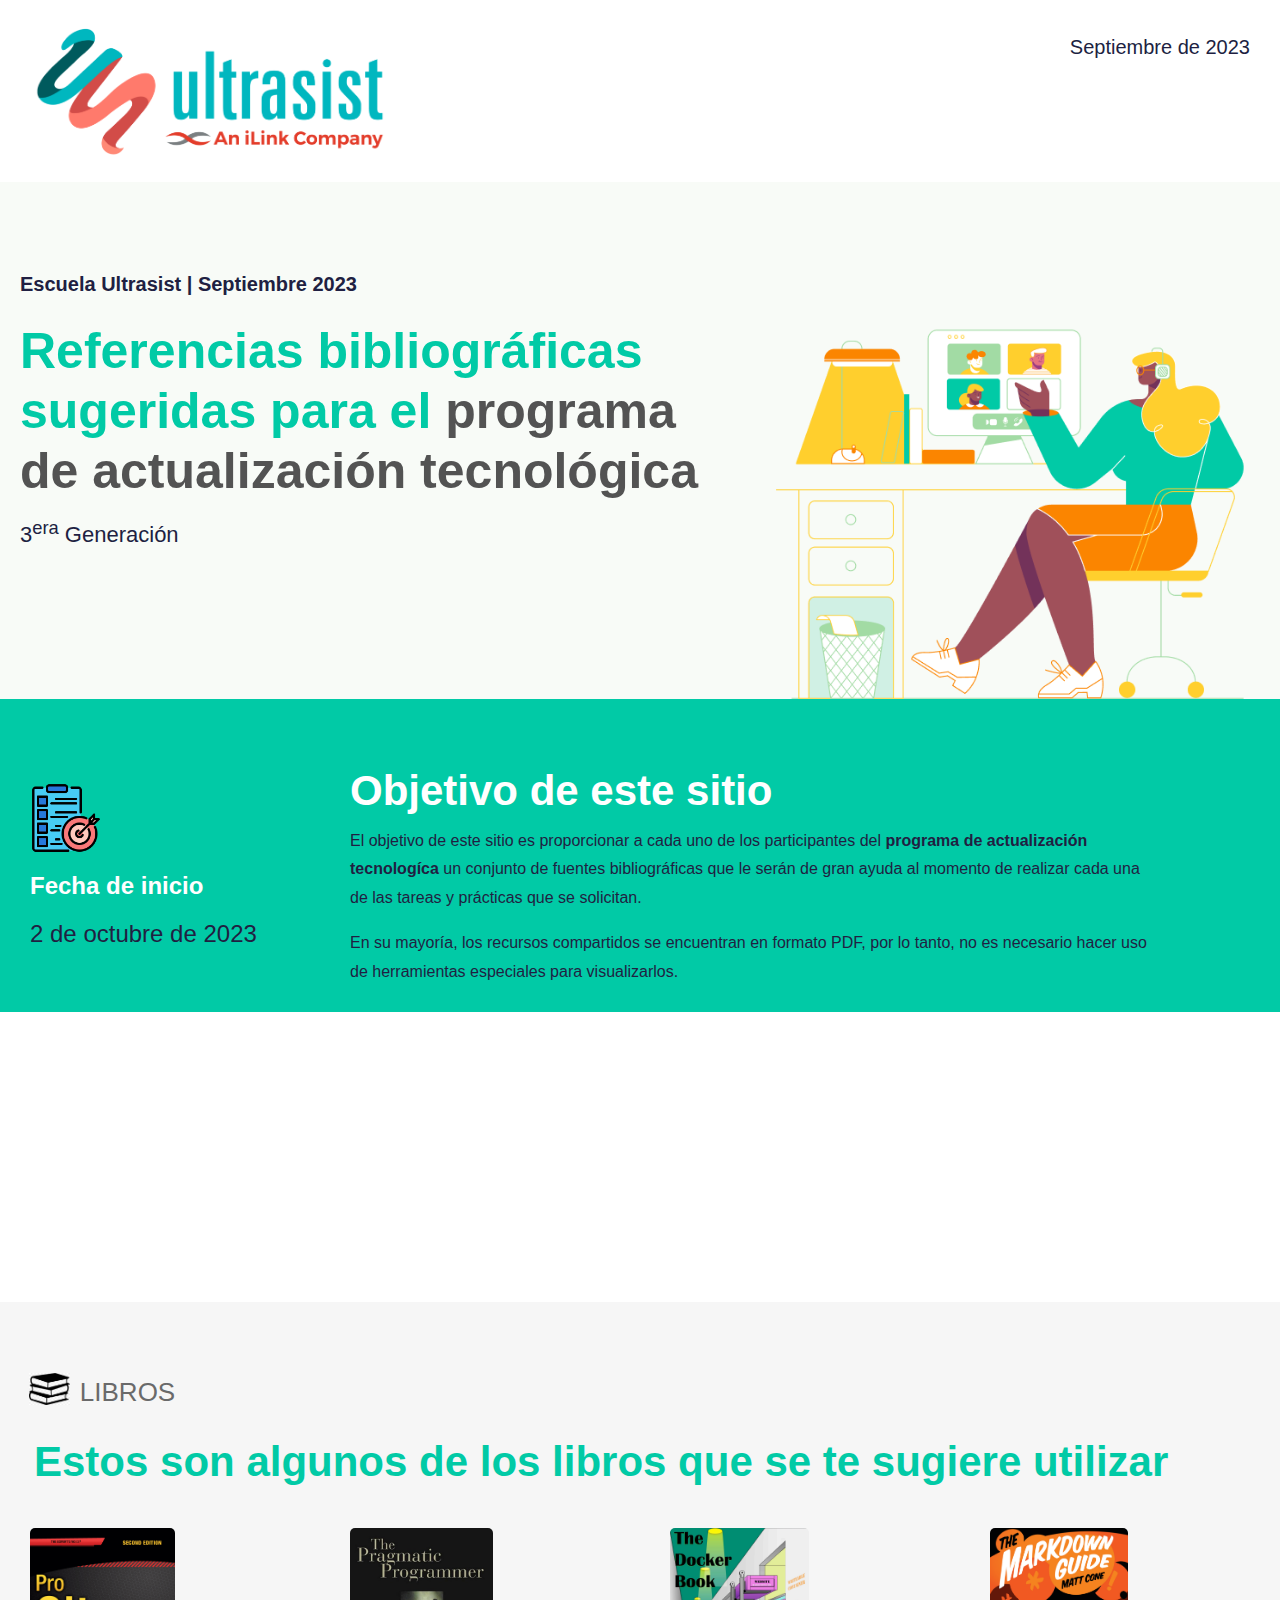
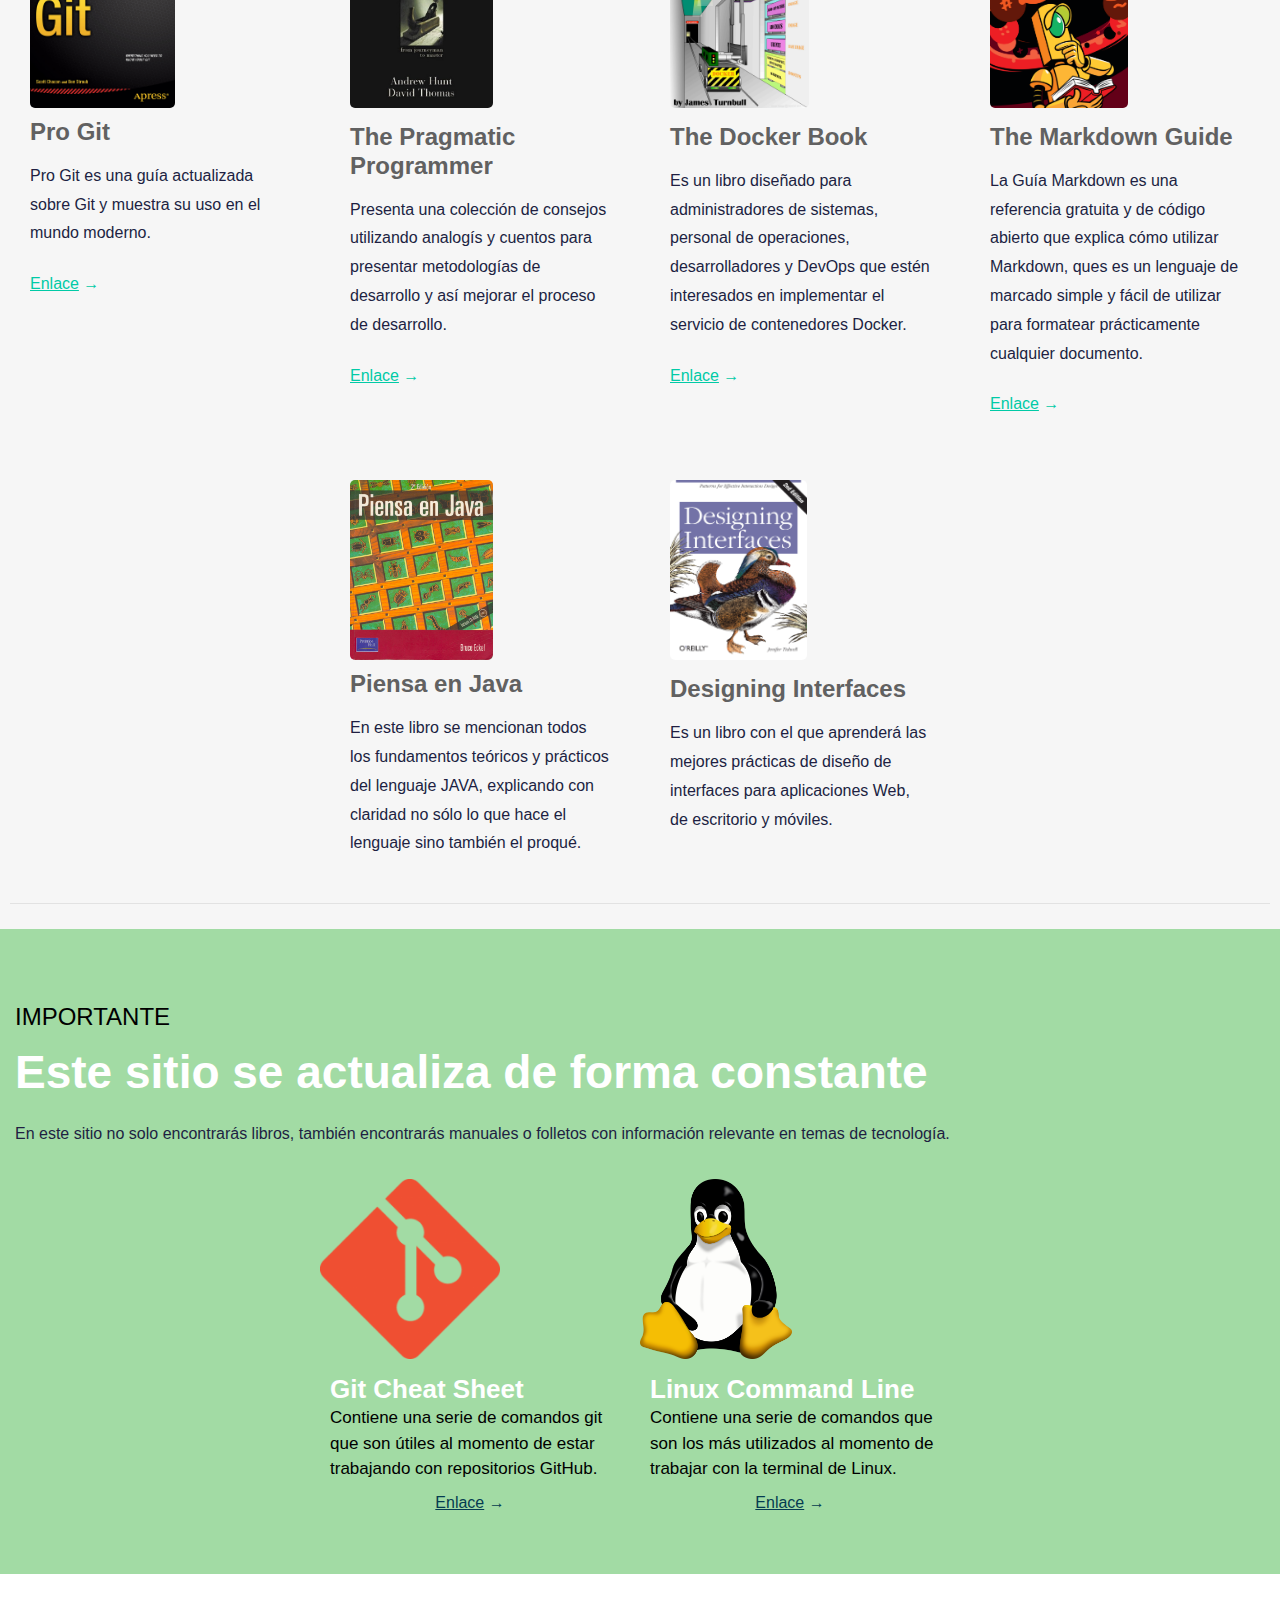
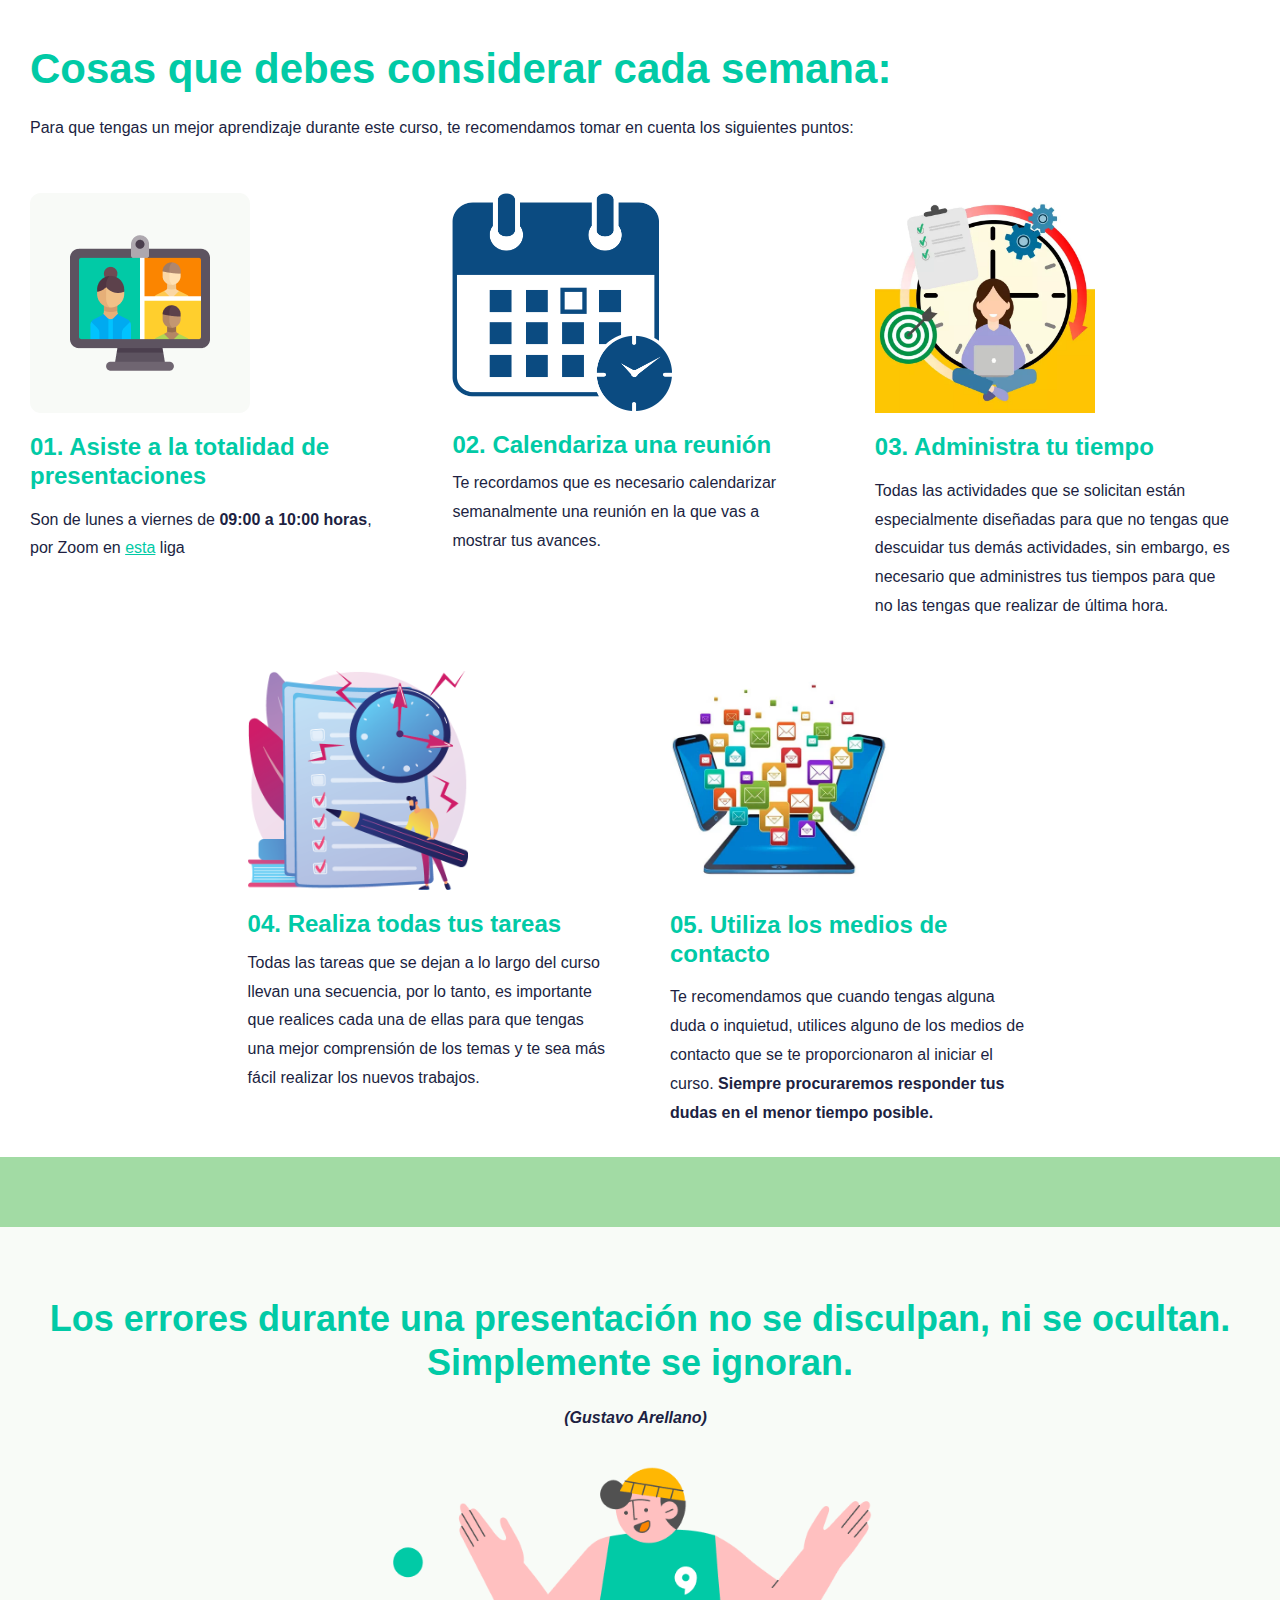
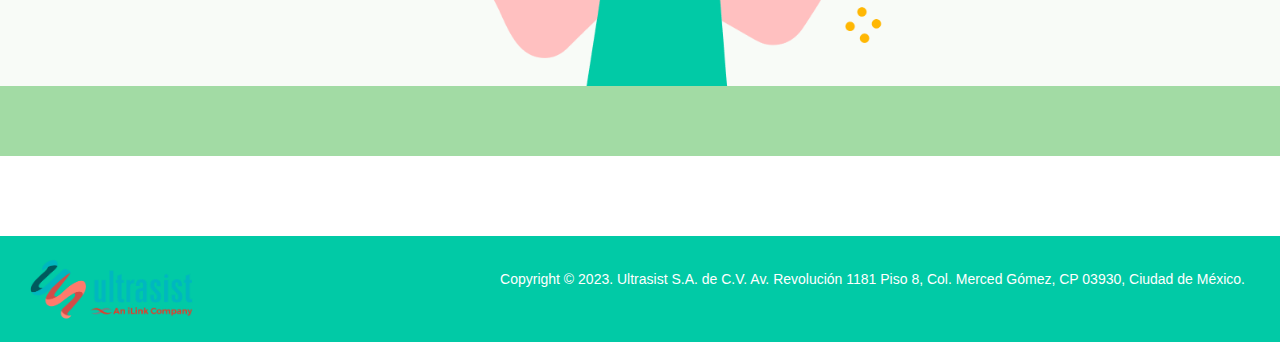
<file: books.html>
<!DOCTYPE html>
<html>
<head>
	<title>Libros: Programa de capacitación Ultrasist</title>
	<link rel="shortcut icon" href="images/HR-logo-ultra.png">
	<meta content="summary_large_image" name="twitter:card" />
	<meta content="website" property="og:type" />
	<meta content="" property="og:description" />
	<meta content="https://hrtxdbq82r.preview-postedstuff.com/V2-ZZkSw-DwPz-kXb6-TS5v/" property="og:url" />
	<meta content="https://pro-bee-beepro-thumbnail.getbee.io/messages/1050267/1035442/1988933/9844051_large.jpg"
		property="og:image" />
	<meta content="" property="og:title" />
	<meta content="" name="description" />
	<meta charset="utf-8" />
	<meta content="width=device-width" name="viewport" />
	<link rel="stylesheet" href="css/styles-default.css" type="text/css">
	<link rel="stylesheet" href="/css/styles.css" type="text/css">
</head>

<body>
	<div class="bee-page-container">
		<div class="bee-row bee-row-1">
			<div class="bee-row-content">
				<div class="bee-col bee-col-1 bee-col-w10">
					<div class="bee-block bee-block-1 bee-image">
						<a href="/index.html" target="_self">
							<img alt="Logo Ultrasist" class="bee-fixedwidth" src="images/logo-ultra3.png" style="max-width: 370px;height: auto;" />
						</a>
					</div>
				</div>
				<div class="bee-col bee-col-2 bee-col-w10">
					<div class="bee-block bee-block-1 bee-spacer bee-mobile_hide">
						<div class="spacer" style="height:10px;"></div>
					</div>
					<div class="bee-block bee-block-2 bee-paragraph bee-mobile_hide">
						<p>Septiembre de 2023</p>
					</div>
				</div>
			</div>
		</div>
		<div class="bee-row bee-row-2">
			<div class="bee-row-content">
				<div class="bee-col bee-col-1 bee-col-w7">
					<div class="bee-block bee-block-1 bee-spacer bee-mobile_hide">
						<div class="spacer" style="height:60px;"></div>
					</div>
					<div class="bee-block bee-block-2 bee-paragraph">
						<p>Escuela Ultrasist | Septiembre 2023</p>
					</div>
					<div class="bee-block bee-block-3 bee-heading bee-mobile_hide">
						<h1 style="color:#01caa6;direction:ltr;font-family:Arial, Helvetica Neue, Helvetica, sans-serif;font-size:50px;font-weight:700;letter-spacing:normal;line-height:120%;text-align:left;margin-top:0;margin-bottom:0;">
							<span class="tinyMce-placeholder">Referencias bibliogr&aacute;ficas sugeridas para el 
								<span style="color: #535353;">programa de actualizaci&oacute;n tecnol&oacute;gica</span>
							</span>
						</h1>
					</div>
					<div class="bee-block bee-block-4 bee-heading bee-desktop_hide">
						<h1 style="color:#01caa6;direction:ltr;font-family:Arial, Helvetica Neue, Helvetica, sans-serif;font-size:34px;font-weight:700;letter-spacing:normal;line-height:120%;text-align:left;margin-top:0;margin-bottom:0;">
							<span class="tinyMce-placeholder">Referencias bibliogr&aacute;ficas sugeridas para el
								<span style="color: #535353;">programa de actualizaci&oacute;n tecnol&oacute;gica</span>
							</span> 
						</h1>
					</div>
					<div class="bee-block bee-block-5 bee-paragraph">
						<p>3<sup>era</sup> Generaci&oacute;n</p>
					</div>
					<div class="bee-block bee-block-6 bee-spacer bee-mobile_hide">
						<div class="spacer" style="height:80px;"></div>
					</div>
				</div>
				<div class="bee-col bee-col-2 bee-col-w5">
					<div class="bee-block bee-block-1 bee-spacer bee-mobile_hide">
						<div class="spacer" style="height:105px;"></div>
					</div>
					<div class="bee-block bee-block-2 bee-image">
						<img alt="HR Call Hero Image Placeholder" class="bee-center bee-autowidth" src="images/onboarding-illo.png" style="max-width:533px;" />
						</div>
				</div>
			</div>
		</div>
		<div class="bee-row bee-row-3">
			<div class="bee-row-content">
				<div class="bee-col bee-col-1 bee-col-w12">
					<div class="bee-block bee-block-1 bee-spacer">
						<div class="spacer" style="height:15px;"></div>
					</div>
				</div>
			</div>
		</div>
		<div class="bee-row bee-row-4">
			<div class="bee-row-content">
				<div class="bee-col bee-col-1 bee-col-w3">
					<div class="bee-block bee-block-1 bee-image">
						<img alt="Calendar Icon" class="bee-autowidth" src="images/HR-objetivo.png" style="max-width:72px;" />
					</div>
					<div class="bee-block bee-block-2 bee-paragraph">
						<p><strong>Fecha de inicio</strong></p>
					</div>
					<div class="bee-block bee-block-3 bee-paragraph">
						<p>2 de octubre de 2023</p>
					</div>
				</div>
				<div class="bee-col bee-col-2 bee-col-w8">
					<div class="bee-block bee-block-1 bee-heading bee-mobile_hide">
						<h3 style="color:#ffffff;direction:ltr;font-family:Arial, Helvetica Neue, Helvetica, sans-serif;font-size:42px;font-weight:700;letter-spacing:normal;line-height:120%;text-align:left;margin-top:0;margin-bottom:0;">
							<span class="tinyMce-placeholder">Objetivo de este sitio</span>
						</h3>
					</div>
					<div class="bee-block bee-block-2 bee-heading bee-desktop_hide">
						<h3 style="color:#ffffff;direction:ltr;font-family:Arial, Helvetica Neue, Helvetica, sans-serif;font-size:32px;font-weight:700;letter-spacing:normal;line-height:120%;text-align:left;margin-top:0;margin-bottom:0;">
							<span class="tinyMce-placeholder">Objetivo de este sitio</span>
						</h3>
					</div>
					<div class="bee-block bee-block-3 bee-paragraph">
						<p>El objetivo de este sitio es proporcionar a cada uno de los participantes del 
							<strong>programa de actualizaci&oacute;n tecnolog&iacute;ca</strong>
							un conjunto de fuentes bibliogr&aacute;ficas que le ser&aacute;n de gran ayuda 
							al momento de realizar cada una de las tareas y pr&aacute;cticas que se solicitan.</p>
						<p>En su mayor&iacute;a, los recursos compartidos se encuentran en formato PDF, por
							lo tanto, no es necesario hacer uso de herramientas especiales para visualizarlos.
						</p>
					</div>
					<div class="bee-block bee-block-5 bee-spacer bee-desktop_hide">
						<div class="spacer" style="height:35px;"></div>
					</div>
				</div>
				<div class="bee-col bee-col-3 bee-col-w1">
					<div class="bee-block bee-block-1 bee-spacer bee-mobile_hide">
						<div class="spacer" style="height:60px;"></div>
					</div>
				</div>
			</div>
		</div>
		<div class="bee-row bee-row-7">
			<div class="bee-row-content">
				<div class="bee-col bee-col-1 bee-col-w12">
					<div class="bee-block bee-block-1 bee-spacer bee-mobile_hide">
						<div class="spacer" style="height:80px;"></div>
					</div>
				</div>
			</div>
		</div>
		<div class="bee-row bee-row-8">
			<div class="bee-row-content">
				<div class="bee-col bee-col-1 bee-col-w12">
					<div class="bee-block bee-block-1 bee-spacer">
						<div class="spacer" style="height:200px;"></div>
					</div>
				</div>
			</div>
		</div>
		<div class="bee-row bee-row-9">
			<div class="bee-row-content">
				<div class="bee-col bee-col-1 bee-col-w12">
					<div class="bee-block bee-block-1 bee-spacer bee-mobile_hide">
						<div class="spacer" style="height:40px;"></div>
					</div>
				</div>
			</div>
		</div>
		<div class="bee-row bee-row-10">
			<div class="bee-row-content centrar-contenido-div">
				<div class="bee-col bee-col-1 bee-col-w12">
					<div class="bee-block bee-block-1 bee-icons">
						<div class="bee-icon bee-icon-last">
							<div class="bee-content">
								<div class="bee-icon-image">
									<img height="32px" src="images/icon-books.png" width="auto" />
								</div>
								<div class="bee-icon-label bee-icon-label-right uppercase">Libros</div>
							</div>
						</div>
					</div>
					<div class="bee-block bee-block-2 bee-heading bee-desktop_hide">
						<h2 style="color:#01caa6;direction:ltr;font-family:Arial, Helvetica Neue, Helvetica, sans-serif;font-size:32px;font-weight:700;letter-spacing:normal;line-height:120%;text-align:left;margin-top:0;margin-bottom:0;">
							<span class="tinyMce-placeholder">Estos son algunos de los libros que se te sugiere utilizar</span> 
						</h2>
					</div>
					<div class="bee-block bee-block-3 bee-heading bee-mobile_hide">
						<h2 style="color:#01caa6;direction:ltr;font-family:Arial, Helvetica Neue, Helvetica, sans-serif;font-size:42px;font-weight:700;letter-spacing:normal;line-height:120%;text-align:left;margin-top:0;margin-bottom:0;">
							<span class="tinyMce-placeholder">Estos son algunos de los libros que se te sugiere utilizar</span>
						</h2>
					</div>
				</div>
			</div>
		</div>
		<div class="bee-row bee-row-11">
			<div class="bee-row-content">
				<div class="bee-col bee-col-1 bee-col-w3">
					<div class="bee-block bee-block-1 bee-image">
						<img alt="Gmail Icon" class="bee-fixedwidth img-book" src="images/book-pro-git.PNG" />
					</div>
					<div class="bee-block bee-block-2 bee-heading">
						<h1 style="color:#616161;direction:ltr;font-family:Arial, Helvetica Neue, Helvetica, sans-serif;font-size:24px;font-weight:700;letter-spacing:normal;line-height:120%;text-align:left;margin-top:0;margin-bottom:0;">
							Pro Git
						</h1>
					</div>
					<div class="bee-block bee-block-3 bee-paragraph">
						<p>Pro Git es una guía actualizada sobre Git y muestra su uso en el mundo moderno.</p>
					</div>
					<div class="bee-block bee-block-3 bee-button">
						<a class="bee-button-content" href="https://github.com/Generacion3/support-material/blob/main/books/pro-git.pdf" style="font-size: 16px; background-color: transparent; border-bottom: 0px solid transparent; border-left: 0px solid transparent; border-radius: 0px; border-right: 0px solid transparent; border-top: 0px solid transparent; color: #01caa6; direction: ltr; font-family: inherit; font-weight: 400; max-width: 100%; padding-bottom: 0px; padding-left: 0px; padding-right: 20px; padding-top: 0px; width: auto; display: inline-block;" target="_self">
							<span style="word-break: break-word; font-size: 16px; line-height: 200%;">
								<u style="font-size: 16px;">Enlace</u> →
							</span>
						</a>
					</div>
				</div>
				<div class="bee-col bee-col-2 bee-col-w3">
					<div class="bee-block bee-block-1 bee-image">
						<img alt="Zoom Icon" class="bee-fixedwidth img-book" src="images/book-the-pragmatic-programmer.jpg" />
					</div>
					<div class="bee-block bee-block-2 bee-heading">
						<h1 style="color:#616161;direction:ltr;font-family:Arial, 'Helvetica Neue', Helvetica, sans-serif;font-size:24px;font-weight:700;letter-spacing:normal;line-height:120%;text-align:left;margin-top:0;margin-bottom:0;">
							The Pragmatic Programmer 
						</h1>
					</div>
					<div class="bee-block bee-block-3 bee-paragraph">
						<p>Presenta una colección de consejos utilizando analog&iacute;s y cuentos para presentar metodolog&iacute;as de desarrollo y as&iacute; mejorar el proceso de desarrollo.</p>
					</div>
					<div class="bee-block bee-block-3 bee-button">
						<a class="bee-button-content" href="https://github.com/Generacion3/support-material/blob/main/books/ThePragmaticProgrammer.pdf" style="font-size: 16px; background-color: transparent; border-bottom: 0px solid transparent; border-left: 0px solid transparent; border-radius: 0px; border-right: 0px solid transparent; border-top: 0px solid transparent; color: #01caa6; direction: ltr; font-family: inherit; font-weight: 400; max-width: 100%; padding-bottom: 0px; padding-left: 0px; padding-right: 20px; padding-top: 0px; width: auto; display: inline-block;" target="_self">
							<span style="word-break: break-word; font-size: 16px; line-height: 200%;">
								<u style="font-size: 16px;">Enlace</u> →
							</span>
						</a>
					</div>
				</div>
				<div class="bee-col bee-col-3 bee-col-w3">
					<div class="bee-block bee-block-1 bee-image">
						<img alt="Docs Icon" class="bee-fixedwidth img-book" src="images/book-the-docker-book.PNG" />
					</div>
					<div class="bee-block bee-block-2 bee-heading">
						<h1 style="color:#616161;direction:ltr;font-family:Arial, 'Helvetica Neue', Helvetica, sans-serif;font-size:24px;font-weight:700;letter-spacing:normal;line-height:120%;text-align:left;margin-top:0;margin-bottom:0;">
							<span class="tinyMce-placeholder">The Docker Book</span>
						</h1>
					</div>
					<div class="bee-block bee-block-3 bee-paragraph">
						<p>Es un libro diseñado para administradores de sistemas, personal de operaciones, desarrolladores y DevOps 
							que est&eacute;n interesados ​​en implementar el servicio de contenedores Docker.</p>
					</div>
					<div class="bee-block bee-block-3 bee-button">
						<a class="bee-button-content" href="https://github.com/Generacion3/support-material/blob/main/books/The_docker_book.pdf" style="font-size: 16px; background-color: transparent; border-bottom: 0px solid transparent; border-left: 0px solid transparent; border-radius: 0px; border-right: 0px solid transparent; border-top: 0px solid transparent; color: #01caa6; direction: ltr; font-family: inherit; font-weight: 400; max-width: 100%; padding-bottom: 0px; padding-left: 0px; padding-right: 20px; padding-top: 0px; width: auto; display: inline-block;" target="_self">
							<span style="word-break: break-word; font-size: 16px; line-height: 200%;">
								<u style="font-size: 16px;">Enlace</u> →
							</span>
						</a>
					</div>
				</div>
				<div class="bee-col bee-col-4 bee-col-w3">
					<div class="bee-block bee-block-1 bee-image">
						<img alt="Drive Icon" class="bee-fixedwidth img-book" src="images/book-the-markdown-guide.PNG" />
					</div>
					<div class="bee-block bee-block-2 bee-heading">
						<h1 style="color:#616161;direction:ltr;font-family:Arial, 'Helvetica Neue', Helvetica, sans-serif;font-size:24px;font-weight:700;letter-spacing:normal;line-height:120%;text-align:left;margin-top:0;margin-bottom:0;">
							<span class="tinyMce-placeholder">The Markdown Guide</span>
						</h1>
					</div>
					<div class="bee-block bee-block-3 bee-paragraph">
						<p>La Gu&iacute;a Markdown es una referencia gratuita y de c&oacute;digo abierto que explica c&oacute;mo utilizar Markdown, 
							ques es un lenguaje de marcado simple y f&aacute;cil de utilizar para formatear pr&aacute;cticamente cualquier documento.</p>
					</div>
					<div class="bee-block bee-block-3 bee-button">
						<a class="bee-button-content" href="https://github.com/Generacion3/support-material/blob/main/books/learn-markdown.pdf" style="font-size: 16px; background-color: transparent; border-bottom: 0px solid transparent; border-left: 0px solid transparent; border-radius: 0px; border-right: 0px solid transparent; border-top: 0px solid transparent; color: #01caa6; direction: ltr; font-family: inherit; font-weight: 400; max-width: 100%; padding-bottom: 0px; padding-left: 0px; padding-right: 20px; padding-top: 0px; width: auto; display: inline-block;" target="_self">
							<span style="word-break: break-word; font-size: 16px; line-height: 200%;">
								<u style="font-size: 16px;">Enlace</u> →
							</span>
						</a>
					</div>
				</div>
			</div>
		</div>
		<div class="bee-row bee-row-11">
			<div class="bee-row-content centrar-contenido-div">
				<div class="bee-col bee-col-1 bee-col-w3">
					<div class="bee-block bee-block-1 bee-image">
						<img alt="Gmail Icon" class="bee-fixedwidth img-book" src="images/book-think-in-java.png" />
					</div>
					<div class="bee-block bee-block-2 bee-heading">
						<h1 style="color:#616161;direction:ltr;font-family:Arial, Helvetica Neue, Helvetica, sans-serif;font-size:24px;font-weight:700;letter-spacing:normal;line-height:120%;text-align:left;margin-top:0;margin-bottom:0;">
							Piensa en Java
						</h1>
					</div>
					<div class="bee-block bee-block-3 bee-paragraph">
						<p>En este libro se mencionan todos los fundamentos te&oacute;ricos y pr&aacute;cticos del lenguaje JAVA, 
							explicando con claridad no s&oacute;lo lo que hace el lenguaje sino tambi&eacute;n el proqu&eacute;.</p>
					</div>
				</div>
				<div class="bee-col bee-col-2 bee-col-w3">
					<div class="bee-block bee-block-1 bee-image">
						<img alt="Zoom Icon" class="bee-fixedwidth img-book" src="images/book-designing-interfaces.png" />
					</div>
					<div class="bee-block bee-block-2 bee-heading">
						<h1 style="color:#616161;direction:ltr;font-family:Arial, 'Helvetica Neue', Helvetica, sans-serif;font-size:24px;font-weight:700;letter-spacing:normal;line-height:120%;text-align:left;margin-top:0;margin-bottom:0;">
							Designing Interfaces
						</h1>
					</div>
					<div class="bee-block bee-block-3 bee-paragraph">
						<p>Es un libro con el que aprender&aacute; las mejores pr&aacute;cticas de diseño de interfaces para aplicaciones
							Web, de escritorio y m&oacute;viles.</p>
					</div>
				</div>
			</div>
		</div>
		<div class="bee-row bee-row-12">
			<div class="bee-row-content">
				<div class="bee-col bee-col-1 bee-col-w12">
					<div class="bee-block bee-block-1 bee-divider">
						<div class="center bee-separator" style="border-top:1px solid #E2E2E2;width:100%;"></div>
					</div>
				</div>
			</div>
		</div>
		<div class="bee-row bee-row-15">
			<div class="bee-row-content">
				<div class="bee-col bee-col-1 bee-col-w12">
					<div class="bee-block bee-block-1 bee-spacer bee-mobile_hide">
						<div class="spacer" style="height:40px;"></div>
					</div>
				</div>
			</div>
		</div>
		<div class="bee-row bee-row-16">
			<div class="bee-row-content">
				<div class="bee-col bee-col-1 bee-col-w12">
					<div class="bee-block bee-block-1 bee-heading">
						<h3
							style="color:#000000;direction:ltr;font-family:Arial, Helvetica Neue, Helvetica, sans-serif;font-size:24px;font-weight:400;letter-spacing:normal;line-height:150%;text-align:left;margin-top:0;margin-bottom:0;">
							<span class="tinyMce-placeholder uppercase">Importante</span> </h3>
					</div>
					<div class="bee-block bee-block-2 bee-heading bee-mobile_hide">
						<h3 style="color:#ffffff;direction:ltr;font-family:Arial, Helvetica Neue, Helvetica, sans-serif;font-size:46px;font-weight:700;letter-spacing:normal;line-height:120%;text-align:left;margin-top:0;margin-bottom:0;">
							<span class="tinyMce-placeholder">Este sitio se actualiza de forma constante</span>
						</h3>
					</div>
					<div class="bee-block bee-block-3 bee-heading bee-desktop_hide">
						<h3 style="color:#ffffff;direction:ltr;font-family:Arial, Helvetica Neue, Helvetica, sans-serif;font-size:32px;font-weight:700;letter-spacing:normal;line-height:120%;text-align:left;margin-top:0;margin-bottom:0;">
							<span class="tinyMce-placeholder">Este sitio se actualiza de forma constante</h3>
					</div>
					<div class="bee-block bee-block-4 bee-paragraph">
						<p>En este sitio no solo encontrar&aacute;s libros, tambi&eacute;n encontrar&aacute;s manuales o folletos con informaci&oacute;n relevante en temas de tecnolog&iacute;a.</p>
					</div>
				</div>
			</div>
		</div>
		<div class="bee-row bee-row-17 bee-mobile_hide">
			<div class="bee-row-content no_stack centrar-contenido-div">
				<div class="bee-col bee-col-1 bee-col-w3">
					<div class="bee-block bee-block-1 bee-image">
						<img alt="Logo Git" class="bee-fixedwidth img-book" src="images/HR-git.png"/>
					</div>
					<div class="bee-block bee-block-2 bee-heading">
						<h3 style="color:#ffffff;direction:ltr;font-family:Arial, 'Helvetica Neue', Helvetica, sans-serif;font-size:26px;font-weight:700;letter-spacing:normal;line-height:120%;text-align:left;margin-top:0;margin-bottom:0;">
							<span class="tinyMce-placeholder">Git Cheat Sheet</span>
						</h3>
					</div>
					<div class="bee-block bee-block-3 bee-heading">
						<h3 style="color:#000000;direction:ltr;font-family:Arial, Helvetica Neue, Helvetica, sans-serif;font-size:17px;font-weight:400;letter-spacing:normal;line-height:150%;text-align:left;margin-top:0;margin-bottom:0;">
							<span class="tinyMce-placeholder">Contiene una serie de comandos git que son &uacute;tiles al momento de estar trabajando con repositorios GitHub.<br /></span>
						</h3>
					</div>
					<div class="bee-block bee-block-3 bee-button">
						<a class="bee-button-content enlace" href="https://github.com/Generacion3/support-material/blob/main/books/git-cheat-sheet-education.pdf" style="font-size: 16px; background-color: transparent; border-bottom: 0px solid transparent; border-left: 0px solid transparent; border-radius: 0px; border-right: 0px solid transparent; border-top: 0px solid transparent; color: #01caa6; direction: ltr; font-family: inherit; font-weight: 400; max-width: 100%; padding-bottom: 0px; padding-left: 0px; padding-right: 20px; padding-top: 0px; width: auto; display: inline-block;" target="_self">
							<span style="word-break: break-word; font-size: 16px; line-height: 200%;">
								<u style="font-size: 16px;">Enlace</u> →
							</span>
						</a>
					</div>
				</div>
				<div class="bee-col bee-col-1 bee-col-w3">
					<div class="bee-block bee-block-1 bee-image">
						<img alt="Logo Git" class="bee-fixedwidth img-book" src="images/HR-linux.png" />
					</div>
					<div class="bee-block bee-block-2 bee-heading">
						<h3 style="color:#ffffff;direction:ltr;font-family:Arial, 'Helvetica Neue', Helvetica, sans-serif;font-size:26px;font-weight:700;letter-spacing:normal;line-height:120%;text-align:left;margin-top:0;margin-bottom:0;">
							<span class="tinyMce-placeholder">Linux Command Line</span>
						</h3>
					</div>
					<div class="bee-block bee-block-3 bee-heading">
						<h3 style="color:#000000;direction:ltr;font-family:Arial, Helvetica Neue, Helvetica, sans-serif;font-size:17px;font-weight:400;letter-spacing:normal;line-height:150%;text-align:left;margin-top:0;margin-bottom:0;">
							<span class="tinyMce-placeholder">Contiene una serie de comandos que son los m&aacute;s utilizados al momento de trabajar con la terminal de Linux.<br /></span>
						</h3>
					</div>
					<div class="bee-block bee-block-3 bee-button">
						<a class="bee-button-content enlace" href="https://github.com/Generacion3/support-material/blob/main/books/linux-command-line-sheet-cheat.pdf" style="font-size: 16px; background-color: transparent; border-bottom: 0px solid transparent; border-left: 0px solid transparent; border-radius: 0px; border-right: 0px solid transparent; border-top: 0px solid transparent; color: #01caa6; direction: ltr; font-family: inherit; font-weight: 400; max-width: 100%; padding-bottom: 0px; padding-left: 0px; padding-right: 20px; padding-top: 0px; width: auto; display: inline-block;" target="_self">
							<span style="word-break: break-word; font-size: 16px; line-height: 200%;">
								<u style="font-size: 16px;">Enlace</u> →
							</span>
						</a>
					</div>
				</div>
			</div>
		</div>
		<div class="bee-row bee-row-18 bee-desktop_hide">
			<div class="bee-row-content no_stack centrar-contenido-div">
				<div class="bee-col bee-col-1 bee-col-w6">
					<div class="bee-block bee-block-1 bee-image">
						<img alt="Logo Spring Boot" class="bee-fixedwidth img-book" src="images/HR-git.png" />
					</div>
					<div class="bee-block bee-block-2 bee-heading">
						<h3 style="color:#ffffff;direction:ltr;font-family:Arial, 'Helvetica Neue', Helvetica, sans-serif;font-size:22px;font-weight:700;letter-spacing:normal;line-height:120%;text-align:left;margin-top:0;margin-bottom:0;">
							<span class="tinyMce-placeholder">Git Cheat Sheet</span>
						</h3>
					</div>
					<div class="bee-block bee-block-3 bee-heading">
						<h3 style="color:#000000;direction:ltr;font-family:Arial, Helvetica Neue, Helvetica, sans-serif;font-size:17px;font-weight:400;letter-spacing:normal;line-height:150%;text-align:left;margin-top:0;margin-bottom:0;">
							<span class="tinyMce-placeholder">Contiene una serie de comandos git que son &uacute;tiles al momento de estar trabajando con repositorios GitHub.</span>
						</h3>
					</div>
					<div class="bee-block bee-block-3 bee-button">
						<a class="bee-button-content enlace" href="https://github.com/Generacion3/support-material/blob/main/books/git-cheat-sheet-education.pdf" style="font-size: 16px; background-color: transparent; border-bottom: 0px solid transparent; border-left: 0px solid transparent; border-radius: 0px; border-right: 0px solid transparent; border-top: 0px solid transparent; color: #01caa6; direction: ltr; font-family: inherit; font-weight: 400; max-width: 100%; padding-bottom: 0px; padding-left: 0px; padding-right: 20px; padding-top: 0px; width: auto; display: inline-block;" target="_self">
							<span style="word-break: break-word; font-size: 16px; line-height: 200%;">
								<u style="font-size: 16px;">Enlace</u> →
							</span>
						</a>
					</div>
				</div>
				<div class="bee-col bee-col-1 bee-col-w6">
					<div class="bee-block bee-block-1 bee-image">
						<img alt="Logo Spring Boot" class="bee-fixedwidth img-book" src="images/HR-linux.png"/>
					</div>
					<div class="bee-block bee-block-2 bee-heading">
						<h3 style="color:#ffffff;direction:ltr;font-family:Arial, 'Helvetica Neue', Helvetica, sans-serif;font-size:22px;font-weight:700;letter-spacing:normal;line-height:120%;text-align:left;margin-top:0;margin-bottom:0;">
							<span class="tinyMce-placeholder">Linux Command Line</span>
						</h3>
					</div>
					<div class="bee-block bee-block-3 bee-heading">
						<h3 style="color:#000000;direction:ltr;font-family:Arial, Helvetica Neue, Helvetica, sans-serif;font-size:17px;font-weight:400;letter-spacing:normal;line-height:150%;text-align:left;margin-top:0;margin-bottom:0;">
							<span class="tinyMce-placeholder">Contiene una serie de comandos que son los m&aacute;s utilizados al momento de trabajar con la terminal de Linux.</span>
						</h3>
					</div>
					<div class="bee-block bee-block-3 bee-button">
						<a class="bee-button-content enlace" href="https://github.com/Generacion3/support-material/blob/main/books/linux-command-line-sheet-cheat.pdf" style="font-size: 16px; background-color: transparent; border-bottom: 0px solid transparent; border-left: 0px solid transparent; border-radius: 0px; border-right: 0px solid transparent; border-top: 0px solid transparent; color: #01caa6; direction: ltr; font-family: inherit; font-weight: 400; max-width: 100%; padding-bottom: 0px; padding-left: 0px; padding-right: 20px; padding-top: 0px; width: auto; display: inline-block;" target="_self">
							<span style="word-break: break-word; font-size: 16px; line-height: 200%;">
								<u style="font-size: 16px;">Enlace</u> →
							</span>
						</a>
					</div>
				</div>
			</div>
		</div>
		<div class="bee-row bee-row-20">
			<div class="bee-row-content">
				<div class="bee-col bee-col-1 bee-col-w12">
					<div class="bee-block bee-block-1 bee-spacer">
						<div class="spacer" style="height:40px;"></div>
					</div>
				</div>
			</div>
		</div>
		<div class="bee-row bee-row-21">
			<div class="bee-row-content">
				<div class="bee-col bee-col-1 bee-col-w12">
					<div class="bee-block bee-block-1 bee-spacer">
						<div class="spacer" style="height:40px;"></div>
					</div>
					<div class="bee-block bee-block-2 bee-heading bee-mobile_hide">
						<h2 style="color:#01caa6;direction:ltr;font-family:Arial, Helvetica Neue, Helvetica, sans-serif;font-size:42px;font-weight:700;letter-spacing:normal;line-height:120%;text-align:left;margin-top:0;margin-bottom:0;">
							Cosas que debes considerar cada semana:
						</h2>
					</div>
					<div class="bee-block bee-block-3 bee-heading bee-desktop_hide">
						<h2
							style="color:#01caa6;direction:ltr;font-family:Arial, Helvetica Neue, Helvetica, sans-serif;font-size:32px;font-weight:700;letter-spacing:normal;line-height:120%;text-align:left;margin-top:0;margin-bottom:0;">
							<span class="tinyMce-placeholder">Cosas que debes considerar cada semana:</span> </h2>
					</div>
					<div class="bee-block bee-block-4 bee-paragraph">
						<p>Para que tengas un mejor aprendizaje durante este curso, te recomendamos tomar en cuenta los siguientes puntos:</p>
					</div>
				</div>
			</div>
		</div>
		<div class="bee-row bee-row-22">
			<div class="bee-row-content">
				<div class="bee-col bee-col-2 bee-col-w4">
					<div class="bee-block bee-block-1 bee-image">
						<img alt="Zoom" class="bee-autowidth" src="images/Meeting.png" style="max-width:220px;" />
					</div>
					<div class="bee-block bee-block-2 bee-heading">
						<h1 style="color:#01caa6;direction:ltr;font-family:Arial, Helvetica Neue, Helvetica, sans-serif;font-size:24px;font-weight:700;letter-spacing:normal;line-height:120%;text-align:left;margin-top:0;margin-bottom:0;">
							<span class="tinyMce-placeholder">01. Asiste a la totalidad de presentaciones</span>
						</h1>
					</div>
					<div class="bee-block bee-block-3 bee-paragraph">
						<p>Son de lunes a viernes de <strong>09:00 a 10:00 horas</strong>, por Zoom en <a href="https://zoom.us/j/91506211367">esta</a> liga</p>
					</div>
				</div>			
				<div class="bee-col bee-col-1 bee-col-w4">
					<div class="bee-block bee-block-1 bee-image">
						<img alt="Welcome Coffee" class="bee-autowidth" src="images/HR-calendar.png" style="max-width:220px;" />
					</div>
					<div class="bee-block bee-block-2 bee-heading">
						<h1 style="color:#01caa6;direction:ltr;font-family:Arial, Helvetica Neue, Helvetica, sans-serif;font-size:24px;font-weight:700;letter-spacing:normal;line-height:120%;text-align:left;margin-top:0;margin-bottom:0;">
							<span class="tinyMce-placeholder">02. Calendariza una reuni&oacute;n</span>
						</h1>
					</div>
					<div class="bee-block bee-block-3 bee-paragraph">
						<p>Te recordamos que es necesario calendarizar semanalmente una reuni&oacute;n en la que vas a mostrar tus avances.</p>
					</div>
				</div>
				<div class="bee-col bee-col-3 bee-col-w4">
					<div class="bee-block bee-block-1 bee-image">
						<img alt="Admin your time" class="bee-autowidth" src="images/HR-admin-time.webp" style="max-width:220px;" />
					</div>
					<div class="bee-block bee-block-2 bee-heading">
						<h1 style="color:#01caa6;direction:ltr;font-family:Arial, Helvetica Neue, Helvetica, sans-serif;font-size:24px;font-weight:700;letter-spacing:normal;line-height:120%;text-align:left;margin-top:0;margin-bottom:0;">
							<span class="tinyMce-placeholder">03. Administra tu tiempo</span>
						</h1>
					</div>
					<div class="bee-block bee-block-3 bee-paragraph">
						<p>Todas las actividades que se solicitan est&aacute;n especialmente diseñadas para que no tengas 
							que descuidar tus dem&aacute;s actividades, sin embargo, es necesario que administres tus tiempos
							para que no las tengas que realizar de &uacute;ltima hora.</p>
					</div>
				</div>
			</div>
			<div class="bee-row-content centrar-contenido-div">
				<div class="bee-col bee-col-1 bee-col-w4">
					<div class="bee-block bee-block-1 bee-image">
						<img alt="Tareas" class="bee-autowidth" src="images/HR-tareas.png" style="max-width:220px;" />
					</div>
					<div class="bee-block bee-block-2 bee-heading">
						<h1 style="color:#01caa6;direction:ltr;font-family:Arial, Helvetica Neue, Helvetica, sans-serif;font-size:24px;font-weight:700;letter-spacing:normal;line-height:120%;text-align:left;margin-top:0;margin-bottom:0;">
							<span class="tinyMce-placeholder">04. Realiza todas tus tareas</span>
						</h1>
					</div>
					<div class="bee-block bee-block-3 bee-paragraph">
						<p>Todas las tareas que se dejan a lo largo del curso llevan una secuencia, por lo tanto, es importante
							que realices cada una de ellas para que tengas una mejor comprensi&oacute;n de los temas y te sea 
							m&aacute;s f&aacute;cil realizar los nuevos trabajos.</p>
					</div>
				</div>
				<div class="bee-col bee-col-3 bee-col-w4">
					<div class="bee-block bee-block-1 bee-image">
						<img alt="Mensajeria" class="bee-autowidth" src="images/HR-mensajeria.webp" style="max-width:220px;" />
					</div>
					<div class="bee-block bee-block-2 bee-heading">
						<h1 style="color:#01caa6;direction:ltr;font-family:Arial, Helvetica Neue, Helvetica, sans-serif;font-size:24px;font-weight:700;letter-spacing:normal;line-height:120%;text-align:left;margin-top:0;margin-bottom:0;">
							<span class="tinyMce-placeholder">05. Utiliza los medios de contacto</span>
						</h1>
					</div>
					<div class="bee-block bee-block-3 bee-paragraph">
						<p>Te recomendamos que cuando tengas alguna duda o inquietud, utilices alguno de los medios de contacto que se te
							proporcionaron al iniciar el curso. <strong>Siempre procuraremos responder tus dudas en el menor tiempo posible.</strong></p>
					</div>
				</div>
			</div>
		</div>
		<div class="bee-row bee-row-25">
			<div class="bee-row-content">
				<div class="bee-col bee-col-1 bee-col-w12">
					<div class="bee-block bee-block-1 bee-spacer">
						<div class="spacer" style="height:60px;"></div>
					</div>
				</div>
			</div>
		</div>
		<div class="bee-row bee-row-26">
			<div class="bee-row-content">
				<div class="bee-col bee-col-1 bee-col-w12">
					<div class="bee-block bee-block-1 bee-spacer bee-mobile_hide">
						<div class="spacer" style="height:40px;"></div>
					</div>
					<div class="bee-block bee-block-2 bee-heading bee-mobile_hide">
						<h2 style="color:#01caa6;direction:ltr;font-family:Arial, Helvetica Neue, Helvetica, sans-serif;font-size:36px;font-weight:700;letter-spacing:normal;line-height:120%;text-align:center;margin-top:0;margin-bottom:0;">
							<span class="tinyMce-placeholder">Los errores durante una presentación no se disculpan, ni se ocultan. <br /> Simplemente se ignoran.</span>
						</h2>
					</div>
					<div class="bee-block bee-block-3 bee-heading bee-desktop_hide">
						<h2 style="color:#01caa6;direction:ltr;font-family:Arial, Helvetica Neue, Helvetica, sans-serif;font-size:20px;font-weight:700;letter-spacing:normal;line-height:120%;text-align:center;margin-top:0;margin-bottom:0;">
							<span class="tinyMce-placeholder">Los errores durante una presentación no se disculpan, ni se ocultan. <br /> Simplemente se ignoran.</span>
						</h2>
					</div>
					<div class="bee-block bee-block-4 bee-paragraph">
						<p><span class="italic bold">(Gustavo Arellano)</span>
						 </p>
					</div>
					<div class="bee-block bee-block-5 bee-image">
						<img alt="Hello Illustration" class="bee-center bee-fixedwidth" src="images/0f28bbe5-f3f9-48c3-a6c0-d9dd8302b547.png" style="max-width:558px;" />
					</div>
				</div>
			</div>
		</div>
		<div class="bee-row bee-row-27">
			<div class="bee-row-content">
				<div class="bee-col bee-col-1 bee-col-w12">
					<div class="bee-block bee-block-1 bee-spacer">
						<div class="spacer" style="height:60px;"></div>
					</div>
				</div>
			</div>
		</div>
		<div class="bee-row bee-row-28">
			<div class="bee-row-content">
				<div class="bee-col bee-col-1 bee-col-w12">
					<div class="bee-block bee-block-1 bee-spacer">
						<div class="spacer" style="height:80px;"></div>
					</div>
				</div>
			</div>
		</div>
		<div class="bee-row bee-row-29">
			<div class="bee-row-content">
				<div class="bee-col bee-col-1 bee-col-w2">
					<div class="bee-block bee-block-1 bee-image">
						<a href="https://www.ultrasist.mx/ultrasite/" target="_self">
							<img alt="Placeholder Logo" class="bee-fixedwidth" src="images/logo-ultra3.png" style="max-width:173px;" />
						</a>
					</div>
				</div>
				<div class="bee-col bee-col-2 bee-col-w10">
					<div class="bee-block bee-block-1 bee-spacer">
						<div class="spacer" style="height:10px;"></div>
					</div>
					<div class="bee-block bee-block-2 bee-paragraph">
						<p>Copyright © 2023. Ultrasist S.A. de C.V. Av. Revolución 1181 Piso 8, Col. Merced Gómez, CP 03930, Ciudad de México.</p>
					</div>
				</div>
			</div>
		</div>
	</div>
</body>
</html>
</file>
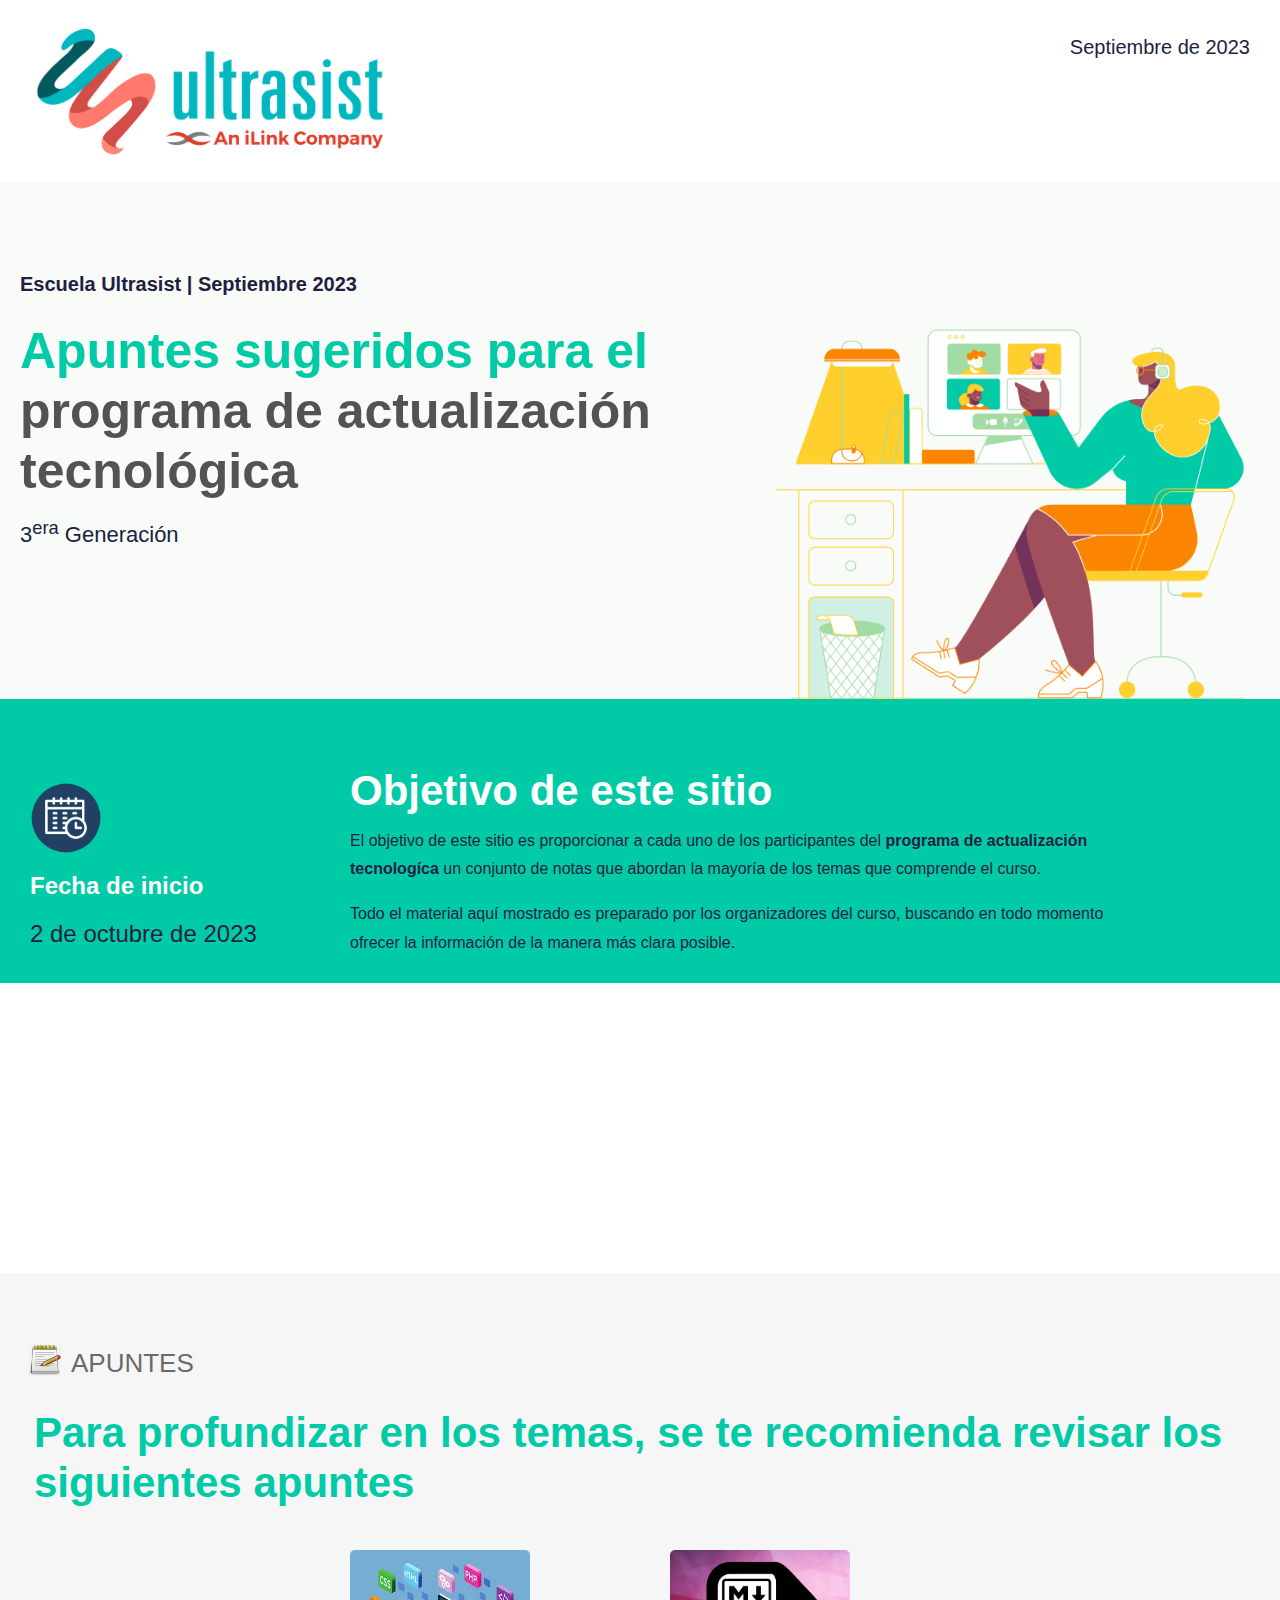
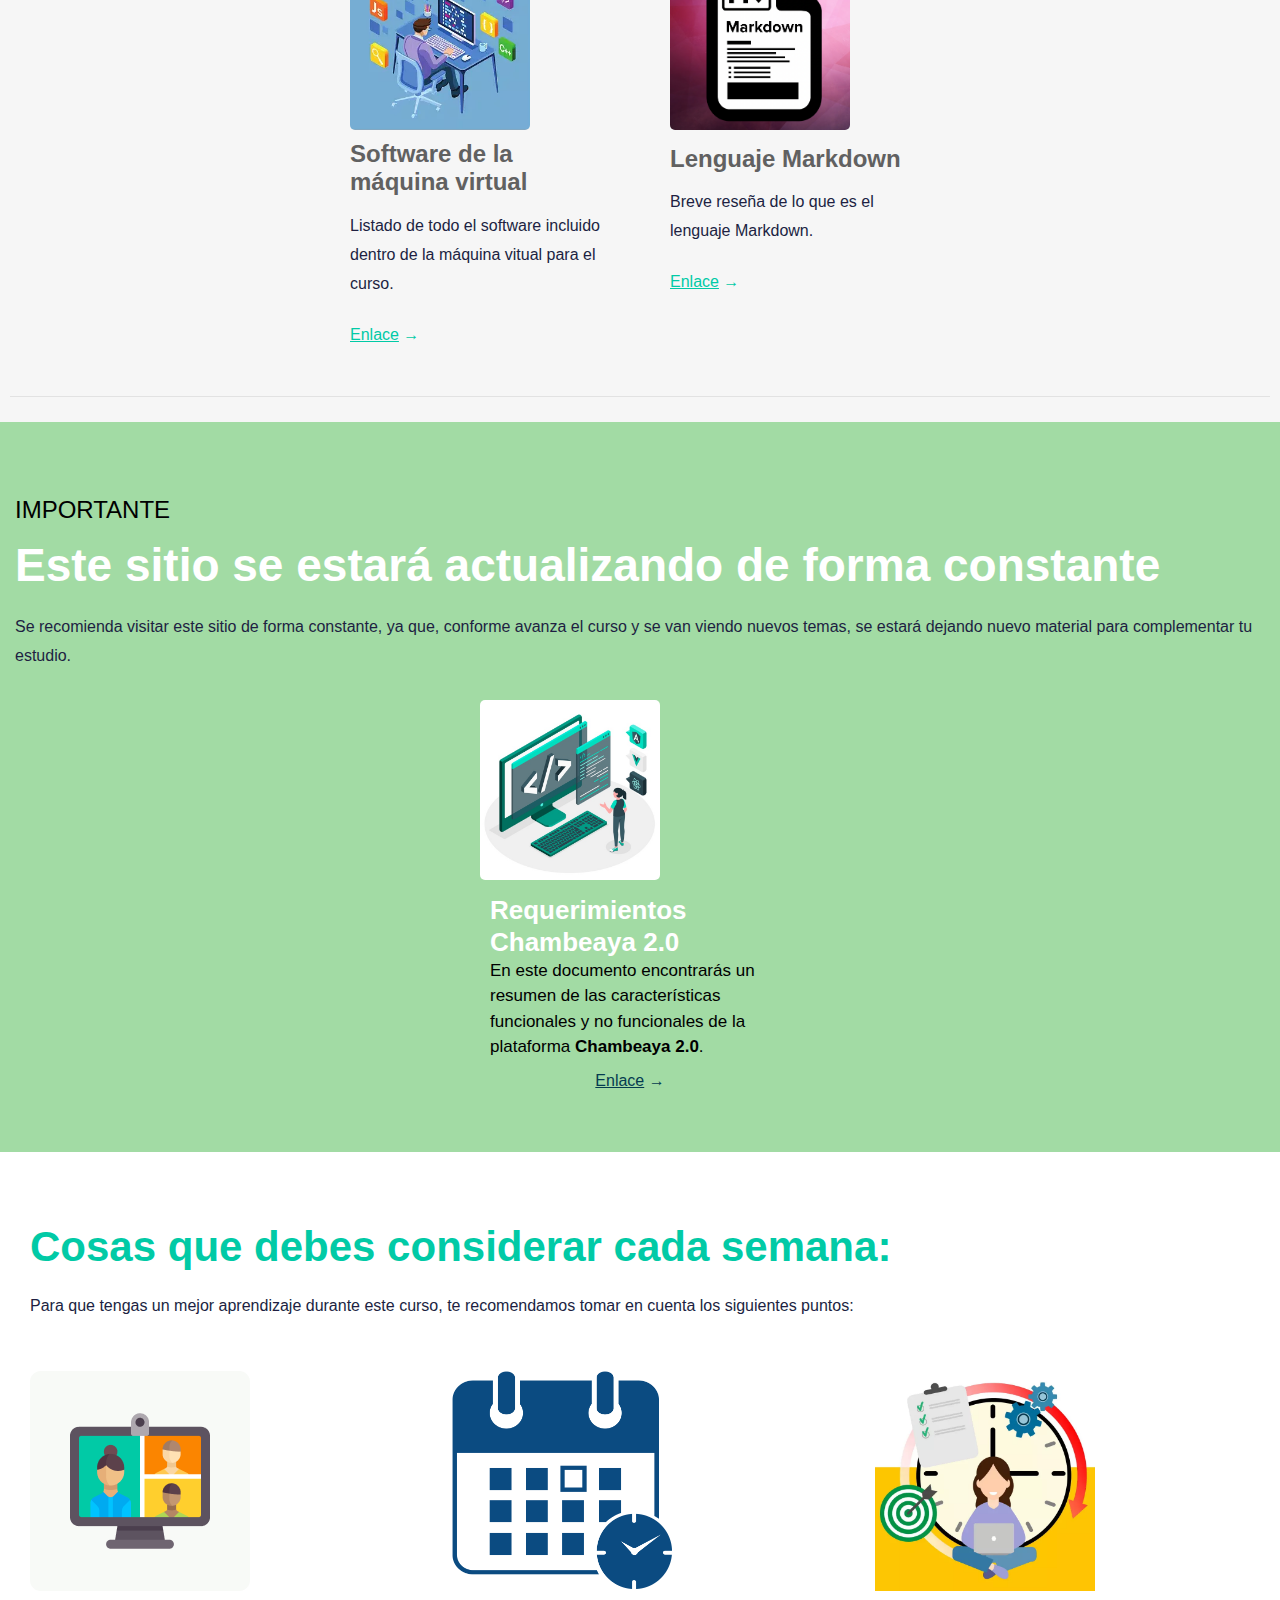
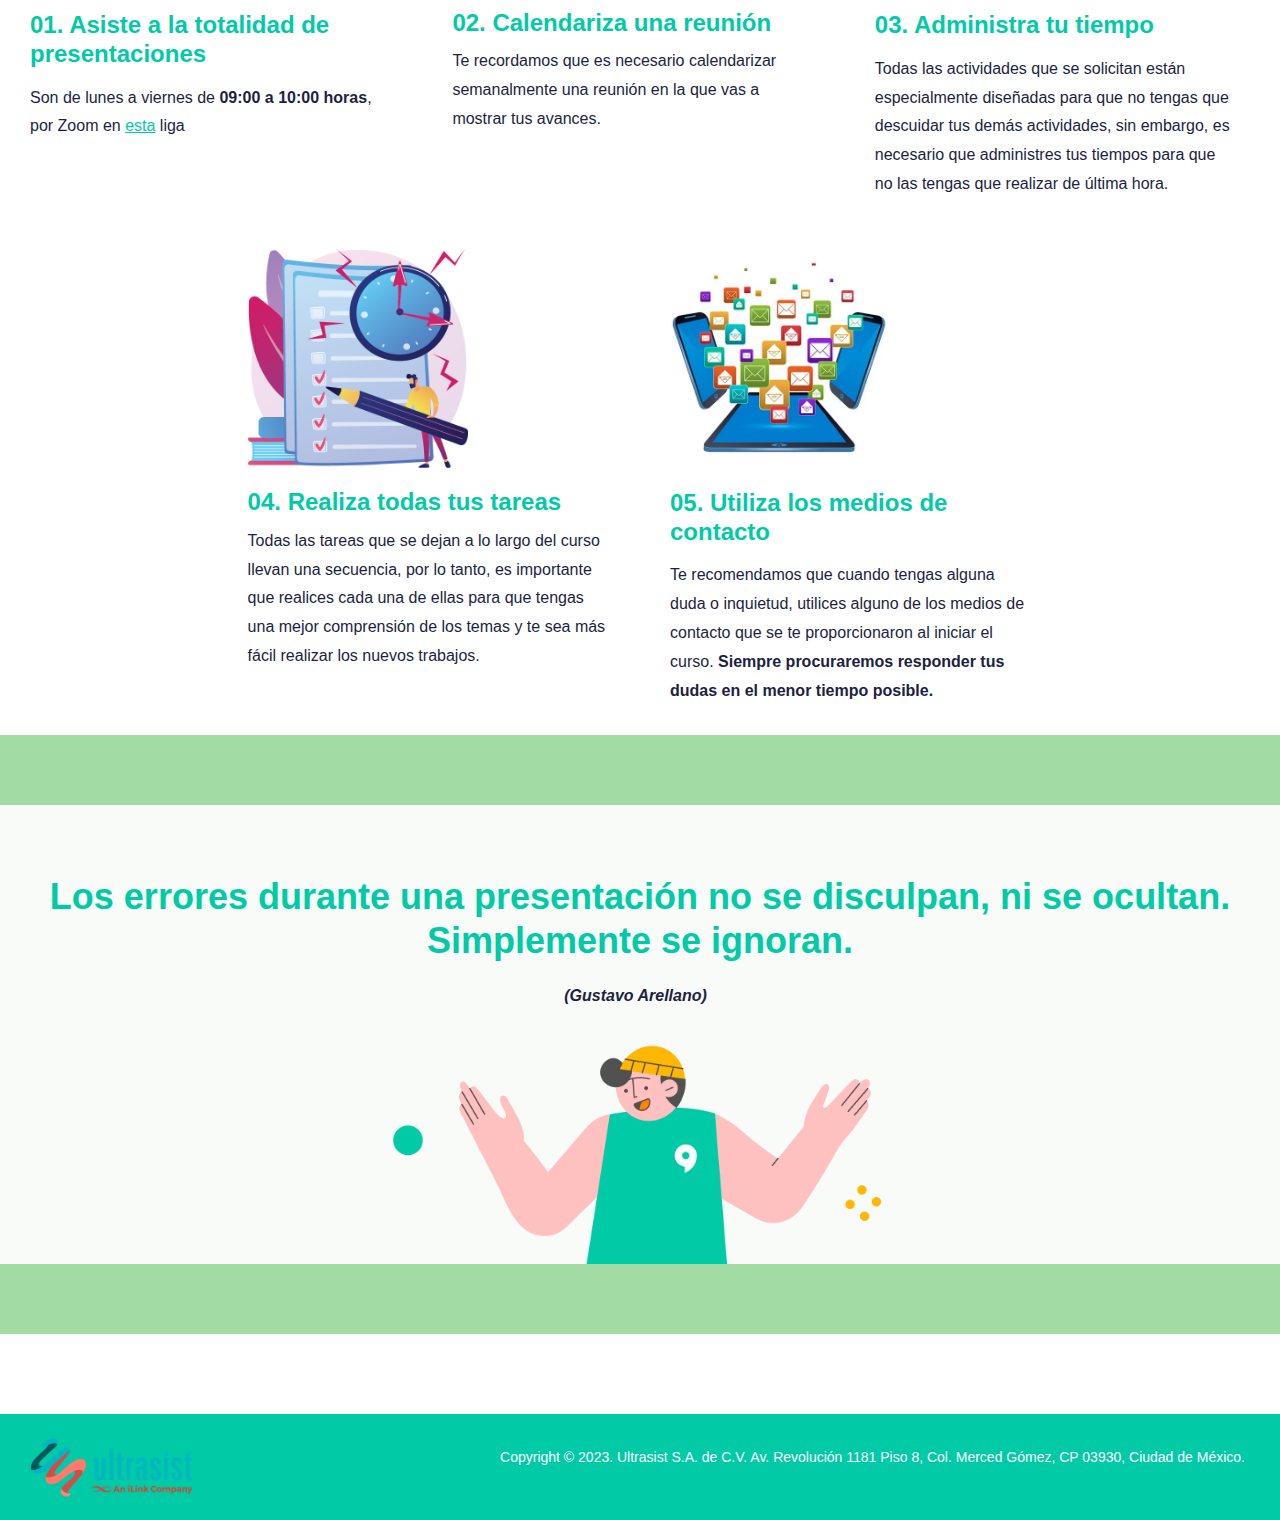
<file: notes.html>
<!DOCTYPE html>
<html>
<head>
	<title>Apuntes: Programa de capacitación Ultrasist</title>
	<link rel="shortcut icon" href="images/HR-logo-ultra.png">
	<meta content="summary_large_image" name="twitter:card" />
	<meta content="website" property="og:type" />
	<meta content="" property="og:description" />
	<meta content="https://hrtxdbq82r.preview-postedstuff.com/V2-ZZkSw-DwPz-kXb6-TS5v/" property="og:url" />
	<meta content="https://pro-bee-beepro-thumbnail.getbee.io/messages/1050267/1035442/1988933/9844051_large.jpg"
		property="og:image" />
	<meta content="" property="og:title" />
	<meta content="" name="description" />
	<meta charset="utf-8" />
	<meta content="width=device-width" name="viewport" />
	<link rel="stylesheet" href="/css/styles-default.css" type="text/css">
	<link rel="stylesheet" href="/css/styles.css" type="text/css">
</head>

<body>
	<div class="bee-page-container">
		<div class="bee-row bee-row-1">
			<div class="bee-row-content">
				<div class="bee-col bee-col-1 bee-col-w10">
					<div class="bee-block bee-block-1 bee-image">
						<a href="/index.html" target="_self">
							<img alt="Logo Ultrasist" class="bee-fixedwidth" src="images/logo-ultra3.png" style="max-width: 370px;height: auto;" />
						</a>
					</div>
				</div>
				<div class="bee-col bee-col-2 bee-col-w10">
					<div class="bee-block bee-block-1 bee-spacer bee-mobile_hide">
						<div class="spacer" style="height:10px;"></div>
					</div>
					<div class="bee-block bee-block-2 bee-paragraph bee-mobile_hide">
						<p>Septiembre de 2023</p>
					</div>
				</div>
			</div>
		</div>
		<div class="bee-row bee-row-2">
			<div class="bee-row-content">
				<div class="bee-col bee-col-1 bee-col-w7">
					<div class="bee-block bee-block-1 bee-spacer bee-mobile_hide">
						<div class="spacer" style="height:60px;"></div>
					</div>
					<div class="bee-block bee-block-2 bee-paragraph">
						<p>Escuela Ultrasist | Septiembre 2023</p>
					</div>
					<div class="bee-block bee-block-3 bee-heading bee-mobile_hide">
						<h1 style="color:#01caa6;direction:ltr;font-family:Arial, Helvetica Neue, Helvetica, sans-serif;font-size:50px;font-weight:700;letter-spacing:normal;line-height:120%;text-align:left;margin-top:0;margin-bottom:0;">
							<span class="tinyMce-placeholder">Apuntes sugeridos para el 
								<span style="color: #535353;">programa de actualizaci&oacute;n tecnol&oacute;gica</span>
							</span>
						</h1>
					</div>
					<div class="bee-block bee-block-4 bee-heading bee-desktop_hide">
						<h1 style="color:#01caa6;direction:ltr;font-family:Arial, Helvetica Neue, Helvetica, sans-serif;font-size:34px;font-weight:700;letter-spacing:normal;line-height:120%;text-align:left;margin-top:0;margin-bottom:0;">
							<span class="tinyMce-placeholder">Apuntes sugeridos para el
								<span style="color: #535353;">programa de actualizaci&oacute;n tecnol&oacute;gica</span>
							</span> 
						</h1>
					</div>
					<div class="bee-block bee-block-5 bee-paragraph">
						<p>3<sup>era</sup> Generaci&oacute;n</p>
					</div>
					<div class="bee-block bee-block-6 bee-spacer bee-mobile_hide">
						<div class="spacer" style="height:80px;"></div>
					</div>
				</div>
				<div class="bee-col bee-col-2 bee-col-w5">
					<div class="bee-block bee-block-1 bee-spacer bee-mobile_hide">
						<div class="spacer" style="height:105px;"></div>
					</div>
					<div class="bee-block bee-block-2 bee-image">
						<img alt="HR Call Hero Image Placeholder" class="bee-center bee-autowidth" src="images/onboarding-illo.png" style="max-width:533px;" />
						</div>
				</div>
			</div>
		</div>
		<div class="bee-row bee-row-3">
			<div class="bee-row-content">
				<div class="bee-col bee-col-1 bee-col-w12">
					<div class="bee-block bee-block-1 bee-spacer">
						<div class="spacer" style="height:15px;"></div>
					</div>
				</div>
			</div>
		</div>
		<div class="bee-row bee-row-4">
			<div class="bee-row-content">
				<div class="bee-col bee-col-1 bee-col-w3">
					<div class="bee-block bee-block-1 bee-image">
						<img alt="Calendar Icon" class="bee-autowidth" src="images/HR-start.png" style="max-width:72px;" />
					</div>
					<div class="bee-block bee-block-2 bee-paragraph">
						<p><strong>Fecha de inicio</strong></p>
					</div>
					<div class="bee-block bee-block-3 bee-paragraph">
						<p>2 de octubre de 2023</p>
					</div>
				</div>
				<div class="bee-col bee-col-2 bee-col-w8">
					<div class="bee-block bee-block-1 bee-heading bee-mobile_hide">
						<h3 style="color:#ffffff;direction:ltr;font-family:Arial, Helvetica Neue, Helvetica, sans-serif;font-size:42px;font-weight:700;letter-spacing:normal;line-height:120%;text-align:left;margin-top:0;margin-bottom:0;">
							<span class="tinyMce-placeholder">Objetivo de este sitio</span>
						</h3>
					</div>
					<div class="bee-block bee-block-2 bee-heading bee-desktop_hide">
						<h3 style="color:#ffffff;direction:ltr;font-family:Arial, Helvetica Neue, Helvetica, sans-serif;font-size:32px;font-weight:700;letter-spacing:normal;line-height:120%;text-align:left;margin-top:0;margin-bottom:0;">
							<span class="tinyMce-placeholder">Objetivo de este sitio</span>
						</h3>
					</div>
					<div class="bee-block bee-block-3 bee-paragraph">
						<p>El objetivo de este sitio es proporcionar a cada uno de los participantes del 
							<strong>programa de actualizaci&oacute;n tecnolog&iacute;ca</strong>
							un conjunto de notas que abordan la mayoría de los temas que comprende el curso.</p>
						<p>Todo el material aqu&iacute; mostrado es preparado por los organizadores del curso,
                            buscando en todo momento ofrecer la informaci&oacute;n de la manera m&aacute;s clara posible.</p>
					</div>
					<div class="bee-block bee-block-5 bee-spacer bee-desktop_hide">
						<div class="spacer" style="height:35px;"></div>
					</div>
				</div>
				<div class="bee-col bee-col-3 bee-col-w1">
					<div class="bee-block bee-block-1 bee-spacer bee-mobile_hide">
						<div class="spacer" style="height:60px;"></div>
					</div>
				</div>
			</div>
		</div>
		<div class="bee-row bee-row-7">
			<div class="bee-row-content">
				<div class="bee-col bee-col-1 bee-col-w12">
					<div class="bee-block bee-block-1 bee-spacer bee-mobile_hide">
						<div class="spacer" style="height:80px;"></div>
					</div>
				</div>
			</div>
		</div>
		<div class="bee-row bee-row-8">
			<div class="bee-row-content">
				<div class="bee-col bee-col-1 bee-col-w12">
					<div class="bee-block bee-block-1 bee-spacer">
						<div class="spacer" style="height:200px;"></div>
					</div>
				</div>
			</div>
		</div>
		<div class="bee-row bee-row-9">
			<div class="bee-row-content">
				<div class="bee-col bee-col-1 bee-col-w12">
					<div class="bee-block bee-block-1 bee-spacer bee-mobile_hide">
						<div class="spacer" style="height:40px;"></div>
					</div>
				</div>
			</div>
		</div>
		<div class="bee-row bee-row-10">
			<div class="bee-row-content centrar-contenido-div">
				<div class="bee-col bee-col-1 bee-col-w12">
					<div class="bee-block bee-block-1 bee-icons">
						<div class="bee-icon bee-icon-last">
							<div class="bee-content">
								<div class="bee-icon-image">
									<img height="32px" src="images/HR-notes.png" width="auto" />
								</div>
								<div class="bee-icon-label bee-icon-label-right uppercase">Apuntes</div>
							</div>
						</div>
					</div>
					<div class="bee-block bee-block-2 bee-heading bee-desktop_hide">
						<h2 style="color:#01caa6;direction:ltr;font-family:Arial, Helvetica Neue, Helvetica, sans-serif;font-size:32px;font-weight:700;letter-spacing:normal;line-height:120%;text-align:left;margin-top:0;margin-bottom:0;">
							<span class="tinyMce-placeholder">Para profundizar en los temas, se te recomienda revisar los siguientes apuntes</span> 
						</h2>
					</div>
					<div class="bee-block bee-block-3 bee-heading bee-mobile_hide">
						<h2 style="color:#01caa6;direction:ltr;font-family:Arial, Helvetica Neue, Helvetica, sans-serif;font-size:42px;font-weight:700;letter-spacing:normal;line-height:120%;text-align:left;margin-top:0;margin-bottom:0;">
							<span class="tinyMce-placeholder">Para profundizar en los temas, se te recomienda revisar los siguientes apuntes</span>
						</h2>
					</div>
				</div>
			</div>
		</div>
		<div class="bee-row bee-row-11">
			<div class="bee-row-content centrar-contenido-div">
				<div class="bee-col bee-col-1 bee-col-w3">
					<div class="bee-block bee-block-1 bee-image">
						<img alt="Icon" class="bee-fixedwidth img-book" src="images/AP-software.webp" />
					</div>
					<div class="bee-block bee-block-2 bee-heading">
						<h1 style="color:#616161;direction:ltr;font-family:Arial, Helvetica Neue, Helvetica, sans-serif;font-size:24px;font-weight:700;letter-spacing:normal;line-height:120%;text-align:left;margin-top:0;margin-bottom:0;">
							Software de la m&aacute;quina virtual
						</h1>
					</div>
					<div class="bee-block bee-block-3 bee-paragraph">
						<p>Listado de todo el software incluido dentro de la m&aacute;quina vitual para el curso.</p>
					</div>
					<div class="bee-block bee-block-3 bee-button">
						<a class="bee-button-content" href="https://github.com/Generacion3/support-material/blob/main/notes/0020_software-maquina-virtual.md" style="font-size: 16px; background-color: transparent; border-bottom: 0px solid transparent; border-left: 0px solid transparent; border-radius: 0px; border-right: 0px solid transparent; border-top: 0px solid transparent; color: #01caa6; direction: ltr; font-family: inherit; font-weight: 400; max-width: 100%; padding-bottom: 0px; padding-left: 0px; padding-right: 20px; padding-top: 0px; width: auto; display: inline-block;" target="_self">
							<span style="word-break: break-word; font-size: 16px; line-height: 200%;">
								<u style="font-size: 16px;">Enlace</u> →
							</span>
						</a>
					</div>
				</div>
				<div class="bee-col bee-col-2 bee-col-w3">
					<div class="bee-block bee-block-1 bee-image">
						<img alt="Icon" class="bee-fixedwidth img-book" src="images/AP-markdown.png" />
					</div>
					<div class="bee-block bee-block-2 bee-heading">
						<h1 style="color:#616161;direction:ltr;font-family:Arial, 'Helvetica Neue', Helvetica, sans-serif;font-size:24px;font-weight:700;letter-spacing:normal;line-height:120%;text-align:left;margin-top:0;margin-bottom:0;">
							Lenguaje Markdown 
						</h1>
					</div>
					<div class="bee-block bee-block-3 bee-paragraph">
						<p>Breve reseña de lo que es el lenguaje Markdown.</p>
					</div>
					<div class="bee-block bee-block-3 bee-button">
						<a class="bee-button-content" href="https://github.com/Generacion3/support-material/blob/main/notes/0030_lenguaje-markdown.md" style="font-size: 16px; background-color: transparent; border-bottom: 0px solid transparent; border-left: 0px solid transparent; border-radius: 0px; border-right: 0px solid transparent; border-top: 0px solid transparent; color: #01caa6; direction: ltr; font-family: inherit; font-weight: 400; max-width: 100%; padding-bottom: 0px; padding-left: 0px; padding-right: 20px; padding-top: 0px; width: auto; display: inline-block;" target="_self">
							<span style="word-break: break-word; font-size: 16px; line-height: 200%;">
								<u style="font-size: 16px;">Enlace</u> →
							</span>
						</a>
					</div>
				</div>
				<div class="bee-col bee-col-3 bee-col-w3" style="display: none;">
					<div class="bee-block bee-block-1 bee-image">
						<img alt="Icon" class="bee-fixedwidth img-book" src="images/book-the-docker-book.PNG" />
					</div>
					<div class="bee-block bee-block-2 bee-heading">
						<h1 style="color:#616161;direction:ltr;font-family:Arial, 'Helvetica Neue', Helvetica, sans-serif;font-size:24px;font-weight:700;letter-spacing:normal;line-height:120%;text-align:left;margin-top:0;margin-bottom:0;">
							<span class="tinyMce-placeholder">The Docker Book</span>
						</h1>
					</div>
					<div class="bee-block bee-block-3 bee-paragraph">
						<p>Es un libro diseñado para administradores de sistemas, personal de operaciones, desarrolladores y DevOps 
							que est&eacute;n interesados ​​en implementar el servicio de contenedores Docker.</p>
					</div>
					<div class="bee-block bee-block-3 bee-button">
						<a class="bee-button-content" href="https://github.com/Generacion3/support-material/blob/main/books/The_docker_book.pdf" style="font-size: 16px; background-color: transparent; border-bottom: 0px solid transparent; border-left: 0px solid transparent; border-radius: 0px; border-right: 0px solid transparent; border-top: 0px solid transparent; color: #01caa6; direction: ltr; font-family: inherit; font-weight: 400; max-width: 100%; padding-bottom: 0px; padding-left: 0px; padding-right: 20px; padding-top: 0px; width: auto; display: inline-block;" target="_self">
							<span style="word-break: break-word; font-size: 16px; line-height: 200%;">
								<u style="font-size: 16px;">Enlace</u> →
							</span>
						</a>
					</div>
				</div>
				<div class="bee-col bee-col-4 bee-col-w3" style="display: none;">
					<div class="bee-block bee-block-1 bee-image">
						<img alt="Icon" class="bee-fixedwidth img-book" src="images/book-the-markdown-guide.PNG" />
					</div>
					<div class="bee-block bee-block-2 bee-heading">
						<h1 style="color:#616161;direction:ltr;font-family:Arial, 'Helvetica Neue', Helvetica, sans-serif;font-size:24px;font-weight:700;letter-spacing:normal;line-height:120%;text-align:left;margin-top:0;margin-bottom:0;">
							<span class="tinyMce-placeholder">The Markdown Guide</span>
						</h1>
					</div>
					<div class="bee-block bee-block-3 bee-paragraph">
						<p>La Gu&iacute;a Markdown es una referencia gratuita y de c&oacute;digo abierto que explica c&oacute;mo utilizar Markdown, 
							ques es un lenguaje de marcado simple y f&aacute;cil de utilizar para formatear pr&aacute;cticamente cualquier documento.</p>
					</div>
					<div class="bee-block bee-block-3 bee-button">
						<a class="bee-button-content" href="https://github.com/Generacion3/support-material/blob/main/books/learn-markdown.pdf" style="font-size: 16px; background-color: transparent; border-bottom: 0px solid transparent; border-left: 0px solid transparent; border-radius: 0px; border-right: 0px solid transparent; border-top: 0px solid transparent; color: #01caa6; direction: ltr; font-family: inherit; font-weight: 400; max-width: 100%; padding-bottom: 0px; padding-left: 0px; padding-right: 20px; padding-top: 0px; width: auto; display: inline-block;" target="_self">
							<span style="word-break: break-word; font-size: 16px; line-height: 200%;">
								<u style="font-size: 16px;">Enlace</u> →
							</span>
						</a>
					</div>
				</div>
			</div>
		</div>
		<div class="bee-row bee-row-12">
			<div class="bee-row-content">
				<div class="bee-col bee-col-1 bee-col-w12">
					<div class="bee-block bee-block-1 bee-divider">
						<div class="center bee-separator" style="border-top:1px solid #E2E2E2;width:100%;"></div>
					</div>
				</div>
			</div>
		</div>
		<div class="bee-row bee-row-15">
			<div class="bee-row-content">
				<div class="bee-col bee-col-1 bee-col-w12">
					<div class="bee-block bee-block-1 bee-spacer bee-mobile_hide">
						<div class="spacer" style="height:40px;"></div>
					</div>
				</div>
			</div>
		</div>
		<div class="bee-row bee-row-16">
			<div class="bee-row-content">
				<div class="bee-col bee-col-1 bee-col-w12">
					<div class="bee-block bee-block-1 bee-heading">
						<h3
							style="color:#000000;direction:ltr;font-family:Arial, Helvetica Neue, Helvetica, sans-serif;font-size:24px;font-weight:400;letter-spacing:normal;line-height:150%;text-align:left;margin-top:0;margin-bottom:0;">
							<span class="tinyMce-placeholder uppercase">Importante</span> </h3>
					</div>
					<div class="bee-block bee-block-2 bee-heading bee-mobile_hide">
						<h3 style="color:#ffffff;direction:ltr;font-family:Arial, Helvetica Neue, Helvetica, sans-serif;font-size:46px;font-weight:700;letter-spacing:normal;line-height:120%;text-align:left;margin-top:0;margin-bottom:0;">
							<span class="tinyMce-placeholder">Este sitio se estar&aacute; actualizando de forma constante</span>
						</h3>
					</div>
					<div class="bee-block bee-block-3 bee-heading bee-desktop_hide">
						<h3 style="color:#ffffff;direction:ltr;font-family:Arial, Helvetica Neue, Helvetica, sans-serif;font-size:32px;font-weight:700;letter-spacing:normal;line-height:120%;text-align:left;margin-top:0;margin-bottom:0;">
							<span class="tinyMce-placeholder">Este sitio se estar&aacute; actualizando de forma constante</h3>
					</div>
					<div class="bee-block bee-block-4 bee-paragraph">
						<p>Se recomienda visitar este sitio de forma constante, ya que, conforme avanza el curso y se van 
                            viendo nuevos temas, se estar&aacute; dejando nuevo material para complementar tu estudio.</p>
					</div>
				</div>
			</div>
		</div>
		<div class="bee-row bee-row-17 bee-mobile_hide">
			<div class="bee-row-content no_stack centrar-contenido-div">
				<div class="bee-col bee-col-1 bee-col-w3">
					<div class="bee-block bee-block-1 bee-image">
						<img alt="Logo" class="bee-fixedwidth img-book" src="images/AP-chambeaya.jpg"/>
					</div>
					<div class="bee-block bee-block-2 bee-heading">
						<h3 style="color:#ffffff;direction:ltr;font-family:Arial, 'Helvetica Neue', Helvetica, sans-serif;font-size:26px;font-weight:700;letter-spacing:normal;line-height:120%;text-align:left;margin-top:0;margin-bottom:0;">
							<span class="tinyMce-placeholder">Requerimientos Chambeaya 2.0</span>
						</h3>
					</div>
					<div class="bee-block bee-block-3 bee-heading">
						<h3 style="color:#000000;direction:ltr;font-family:Arial, Helvetica Neue, Helvetica, sans-serif;font-size:17px;font-weight:400;letter-spacing:normal;line-height:150%;text-align:left;margin-top:0;margin-bottom:0;">
							<span class="tinyMce-placeholder">En este documento encontrar&aacute;s un resumen de las caracter&iacute;sticas
                                funcionales y no funcionales de la plataforma <strong>Chambeaya 2.0</strong>.</span>
						</h3>
					</div>
					<div class="bee-block bee-block-3 bee-button">
						<a class="bee-button-content enlace" href="https://github.com/Generacion3/support-material/blob/main/notes/0010_requerimientos_chambeaya2.md" style="font-size: 16px; background-color: transparent; border-bottom: 0px solid transparent; border-left: 0px solid transparent; border-radius: 0px; border-right: 0px solid transparent; border-top: 0px solid transparent; color: #01caa6; direction: ltr; font-family: inherit; font-weight: 400; max-width: 100%; padding-bottom: 0px; padding-left: 0px; padding-right: 20px; padding-top: 0px; width: auto; display: inline-block;" target="_self">
							<span style="word-break: break-word; font-size: 16px; line-height: 200%;">
								<u style="font-size: 16px;">Enlace</u> →
							</span>
						</a>
					</div>
				</div>
				<div class="bee-col bee-col-1 bee-col-w3" style="display: none;">
					<div class="bee-block bee-block-1 bee-image">
						<img alt="Logo Git" class="bee-fixedwidth img-book" src="images/HR-linux.png" />
					</div>
					<div class="bee-block bee-block-2 bee-heading">
						<h3 style="color:#ffffff;direction:ltr;font-family:Arial, 'Helvetica Neue', Helvetica, sans-serif;font-size:26px;font-weight:700;letter-spacing:normal;line-height:120%;text-align:left;margin-top:0;margin-bottom:0;">
							<span class="tinyMce-placeholder">Linux Command Line</span>
						</h3>
					</div>
					<div class="bee-block bee-block-3 bee-heading">
						<h3 style="color:#000000;direction:ltr;font-family:Arial, Helvetica Neue, Helvetica, sans-serif;font-size:17px;font-weight:400;letter-spacing:normal;line-height:150%;text-align:left;margin-top:0;margin-bottom:0;">
							<span class="tinyMce-placeholder">Contiene una serie de comandos que son los m&aacute;s utilizados al momento de trabajar con la terminal de Linux.<br /></span>
						</h3>
					</div>
					<div class="bee-block bee-block-3 bee-button">
						<a class="bee-button-content enlace" href="https://github.com/Generacion3/support-material/blob/main/books/linux-command-line-sheet-cheat.pdf" style="font-size: 16px; background-color: transparent; border-bottom: 0px solid transparent; border-left: 0px solid transparent; border-radius: 0px; border-right: 0px solid transparent; border-top: 0px solid transparent; color: #01caa6; direction: ltr; font-family: inherit; font-weight: 400; max-width: 100%; padding-bottom: 0px; padding-left: 0px; padding-right: 20px; padding-top: 0px; width: auto; display: inline-block;" target="_self">
							<span style="word-break: break-word; font-size: 16px; line-height: 200%;">
								<u style="font-size: 16px;">Enlace</u> →
							</span>
						</a>
					</div>
				</div>
			</div>
		</div>
		<div class="bee-row bee-row-18 bee-desktop_hide">
			<div class="bee-row-content no_stack centrar-contenido-div">
				<div class="bee-col bee-col-1 bee-col-w6">
					<div class="bee-block bee-block-1 bee-image">
						<img alt="Icon" class="bee-fixedwidth img-book" src="images/AP-chambeaya.jpg" />
					</div>
					<div class="bee-block bee-block-2 bee-heading">
						<h3 style="color:#ffffff;direction:ltr;font-family:Arial, 'Helvetica Neue', Helvetica, sans-serif;font-size:22px;font-weight:700;letter-spacing:normal;line-height:120%;text-align:left;margin-top:0;margin-bottom:0;">
							<span class="tinyMce-placeholder">Requerimientos Chambeaya 2.0</span>
						</h3>
					</div>
					<div class="bee-block bee-block-3 bee-heading">
						<h3 style="color:#000000;direction:ltr;font-family:Arial, Helvetica Neue, Helvetica, sans-serif;font-size:17px;font-weight:400;letter-spacing:normal;line-height:150%;text-align:left;margin-top:0;margin-bottom:0;">
							<span class="tinyMce-placeholder">En este documento encontrar&aacute;s un resumen de las caracter&iacute;sticas
                                funcionales y no funcionales de la plataforma <strong>Chambeaya 2.0</strong>.
                            </span>
						</h3>
					</div>
					<div class="bee-block bee-block-3 bee-button">
						<a class="bee-button-content enlace" href="https://github.com/Generacion3/support-material/blob/main/notes/0010_requerimientos_chambeaya2.md" style="font-size: 16px; background-color: transparent; border-bottom: 0px solid transparent; border-left: 0px solid transparent; border-radius: 0px; border-right: 0px solid transparent; border-top: 0px solid transparent; color: #01caa6; direction: ltr; font-family: inherit; font-weight: 400; max-width: 100%; padding-bottom: 0px; padding-left: 0px; padding-right: 20px; padding-top: 0px; width: auto; display: inline-block;" target="_self">
							<span style="word-break: break-word; font-size: 16px; line-height: 200%;">
								<u style="font-size: 16px;">Enlace</u> →
							</span>
						</a>
					</div>
				</div>
				<div class="bee-col bee-col-1 bee-col-w6" style="display: none;">
					<div class="bee-block bee-block-1 bee-image">
						<img alt="Logo Spring Boot" class="bee-fixedwidth img-book" src="images/HR-linux.png"/>
					</div>
					<div class="bee-block bee-block-2 bee-heading">
						<h3 style="color:#ffffff;direction:ltr;font-family:Arial, 'Helvetica Neue', Helvetica, sans-serif;font-size:22px;font-weight:700;letter-spacing:normal;line-height:120%;text-align:left;margin-top:0;margin-bottom:0;">
							<span class="tinyMce-placeholder">Linux Command Line</span>
						</h3>
					</div>
					<div class="bee-block bee-block-3 bee-heading">
						<h3 style="color:#000000;direction:ltr;font-family:Arial, Helvetica Neue, Helvetica, sans-serif;font-size:17px;font-weight:400;letter-spacing:normal;line-height:150%;text-align:left;margin-top:0;margin-bottom:0;">
							<span class="tinyMce-placeholder">Contiene una serie de comandos que son los m&aacute;s utilizados al momento de trabajar con la terminal de Linux.</span>
						</h3>
					</div>
					<div class="bee-block bee-block-3 bee-button">
						<a class="bee-button-content enlace" href="https://github.com/Generacion3/support-material/blob/main/books/linux-command-line-sheet-cheat.pdf" style="font-size: 16px; background-color: transparent; border-bottom: 0px solid transparent; border-left: 0px solid transparent; border-radius: 0px; border-right: 0px solid transparent; border-top: 0px solid transparent; color: #01caa6; direction: ltr; font-family: inherit; font-weight: 400; max-width: 100%; padding-bottom: 0px; padding-left: 0px; padding-right: 20px; padding-top: 0px; width: auto; display: inline-block;" target="_self">
							<span style="word-break: break-word; font-size: 16px; line-height: 200%;">
								<u style="font-size: 16px;">Enlace</u> →
							</span>
						</a>
					</div>
				</div>
			</div>
		</div>
		<div class="bee-row bee-row-20">
			<div class="bee-row-content">
				<div class="bee-col bee-col-1 bee-col-w12">
					<div class="bee-block bee-block-1 bee-spacer">
						<div class="spacer" style="height:40px;"></div>
					</div>
				</div>
			</div>
		</div>
		<div class="bee-row bee-row-21">
			<div class="bee-row-content">
				<div class="bee-col bee-col-1 bee-col-w12">
					<div class="bee-block bee-block-1 bee-spacer">
						<div class="spacer" style="height:40px;"></div>
					</div>
					<div class="bee-block bee-block-2 bee-heading bee-mobile_hide">
						<h2 style="color:#01caa6;direction:ltr;font-family:Arial, Helvetica Neue, Helvetica, sans-serif;font-size:42px;font-weight:700;letter-spacing:normal;line-height:120%;text-align:left;margin-top:0;margin-bottom:0;">
							Cosas que debes considerar cada semana:
						</h2>
					</div>
					<div class="bee-block bee-block-3 bee-heading bee-desktop_hide">
						<h2
							style="color:#01caa6;direction:ltr;font-family:Arial, Helvetica Neue, Helvetica, sans-serif;font-size:32px;font-weight:700;letter-spacing:normal;line-height:120%;text-align:left;margin-top:0;margin-bottom:0;">
							<span class="tinyMce-placeholder">Cosas que debes considerar cada semana:</span> </h2>
					</div>
					<div class="bee-block bee-block-4 bee-paragraph">
						<p>Para que tengas un mejor aprendizaje durante este curso, te recomendamos tomar en cuenta los siguientes puntos:</p>
					</div>
				</div>
			</div>
		</div>
		<div class="bee-row bee-row-22">
			<div class="bee-row-content">
				<div class="bee-col bee-col-2 bee-col-w4">
					<div class="bee-block bee-block-1 bee-image">
						<img alt="Zoom" class="bee-autowidth" src="images/Meeting.png" style="max-width:220px;" />
					</div>
					<div class="bee-block bee-block-2 bee-heading">
						<h1 style="color:#01caa6;direction:ltr;font-family:Arial, Helvetica Neue, Helvetica, sans-serif;font-size:24px;font-weight:700;letter-spacing:normal;line-height:120%;text-align:left;margin-top:0;margin-bottom:0;">
							<span class="tinyMce-placeholder">01. Asiste a la totalidad de presentaciones</span>
						</h1>
					</div>
					<div class="bee-block bee-block-3 bee-paragraph">
						<p>Son de lunes a viernes de <strong>09:00 a 10:00 horas</strong>, por Zoom en <a href="https://zoom.us/j/91506211367">esta</a> liga</p>
					</div>
				</div>			
				<div class="bee-col bee-col-1 bee-col-w4">
					<div class="bee-block bee-block-1 bee-image">
						<img alt="Welcome Coffee" class="bee-autowidth" src="images/HR-calendar.png" style="max-width:220px;" />
					</div>
					<div class="bee-block bee-block-2 bee-heading">
						<h1 style="color:#01caa6;direction:ltr;font-family:Arial, Helvetica Neue, Helvetica, sans-serif;font-size:24px;font-weight:700;letter-spacing:normal;line-height:120%;text-align:left;margin-top:0;margin-bottom:0;">
							<span class="tinyMce-placeholder">02. Calendariza una reuni&oacute;n</span>
						</h1>
					</div>
					<div class="bee-block bee-block-3 bee-paragraph">
						<p>Te recordamos que es necesario calendarizar semanalmente una reuni&oacute;n en la que vas a mostrar tus avances.</p>
					</div>
				</div>
				<div class="bee-col bee-col-3 bee-col-w4">
					<div class="bee-block bee-block-1 bee-image">
						<img alt="Admin your time" class="bee-autowidth" src="images/HR-admin-time.webp" style="max-width:220px;" />
					</div>
					<div class="bee-block bee-block-2 bee-heading">
						<h1 style="color:#01caa6;direction:ltr;font-family:Arial, Helvetica Neue, Helvetica, sans-serif;font-size:24px;font-weight:700;letter-spacing:normal;line-height:120%;text-align:left;margin-top:0;margin-bottom:0;">
							<span class="tinyMce-placeholder">03. Administra tu tiempo</span>
						</h1>
					</div>
					<div class="bee-block bee-block-3 bee-paragraph">
						<p>Todas las actividades que se solicitan est&aacute;n especialmente diseñadas para que no tengas 
							que descuidar tus dem&aacute;s actividades, sin embargo, es necesario que administres tus tiempos
							para que no las tengas que realizar de &uacute;ltima hora.</p>
					</div>
				</div>
			</div>
			<div class="bee-row-content centrar-contenido-div">
				<div class="bee-col bee-col-1 bee-col-w4">
					<div class="bee-block bee-block-1 bee-image">
						<img alt="Tareas" class="bee-autowidth" src="images/HR-tareas.png" style="max-width:220px;" />
					</div>
					<div class="bee-block bee-block-2 bee-heading">
						<h1 style="color:#01caa6;direction:ltr;font-family:Arial, Helvetica Neue, Helvetica, sans-serif;font-size:24px;font-weight:700;letter-spacing:normal;line-height:120%;text-align:left;margin-top:0;margin-bottom:0;">
							<span class="tinyMce-placeholder">04. Realiza todas tus tareas</span>
						</h1>
					</div>
					<div class="bee-block bee-block-3 bee-paragraph">
						<p>Todas las tareas que se dejan a lo largo del curso llevan una secuencia, por lo tanto, es importante
							que realices cada una de ellas para que tengas una mejor comprensi&oacute;n de los temas y te sea 
							m&aacute;s f&aacute;cil realizar los nuevos trabajos.</p>
					</div>
				</div>
				<div class="bee-col bee-col-3 bee-col-w4">
					<div class="bee-block bee-block-1 bee-image">
						<img alt="Mensajeria" class="bee-autowidth" src="images/HR-mensajeria.webp" style="max-width:220px;" />
					</div>
					<div class="bee-block bee-block-2 bee-heading">
						<h1 style="color:#01caa6;direction:ltr;font-family:Arial, Helvetica Neue, Helvetica, sans-serif;font-size:24px;font-weight:700;letter-spacing:normal;line-height:120%;text-align:left;margin-top:0;margin-bottom:0;">
							<span class="tinyMce-placeholder">05. Utiliza los medios de contacto</span>
						</h1>
					</div>
					<div class="bee-block bee-block-3 bee-paragraph">
						<p>Te recomendamos que cuando tengas alguna duda o inquietud, utilices alguno de los medios de contacto que se te
							proporcionaron al iniciar el curso. <strong>Siempre procuraremos responder tus dudas en el menor tiempo posible.</strong></p>
					</div>
				</div>
			</div>
		</div>
		<div class="bee-row bee-row-25">
			<div class="bee-row-content">
				<div class="bee-col bee-col-1 bee-col-w12">
					<div class="bee-block bee-block-1 bee-spacer">
						<div class="spacer" style="height:60px;"></div>
					</div>
				</div>
			</div>
		</div>
		<div class="bee-row bee-row-26">
			<div class="bee-row-content">
				<div class="bee-col bee-col-1 bee-col-w12">
					<div class="bee-block bee-block-1 bee-spacer bee-mobile_hide">
						<div class="spacer" style="height:40px;"></div>
					</div>
					<div class="bee-block bee-block-2 bee-heading bee-mobile_hide">
						<h2 style="color:#01caa6;direction:ltr;font-family:Arial, Helvetica Neue, Helvetica, sans-serif;font-size:36px;font-weight:700;letter-spacing:normal;line-height:120%;text-align:center;margin-top:0;margin-bottom:0;">
							<span class="tinyMce-placeholder">Los errores durante una presentación no se disculpan, ni se ocultan. <br /> Simplemente se ignoran.</span>
						</h2>
					</div>
					<div class="bee-block bee-block-3 bee-heading bee-desktop_hide">
						<h2 style="color:#01caa6;direction:ltr;font-family:Arial, Helvetica Neue, Helvetica, sans-serif;font-size:20px;font-weight:700;letter-spacing:normal;line-height:120%;text-align:center;margin-top:0;margin-bottom:0;">
							<span class="tinyMce-placeholder">Los errores durante una presentación no se disculpan, ni se ocultan. <br /> Simplemente se ignoran.</span>
						</h2>
					</div>
					<div class="bee-block bee-block-4 bee-paragraph">
						<p><span class="italic bold">(Gustavo Arellano)</span>
						 </p>
					</div>
					<div class="bee-block bee-block-5 bee-image">
						<img alt="Hello Illustration" class="bee-center bee-fixedwidth" src="images/0f28bbe5-f3f9-48c3-a6c0-d9dd8302b547.png" style="max-width:558px;" />
					</div>
				</div>
			</div>
		</div>
		<div class="bee-row bee-row-27">
			<div class="bee-row-content">
				<div class="bee-col bee-col-1 bee-col-w12">
					<div class="bee-block bee-block-1 bee-spacer">
						<div class="spacer" style="height:60px;"></div>
					</div>
				</div>
			</div>
		</div>
		<div class="bee-row bee-row-28">
			<div class="bee-row-content">
				<div class="bee-col bee-col-1 bee-col-w12">
					<div class="bee-block bee-block-1 bee-spacer">
						<div class="spacer" style="height:80px;"></div>
					</div>
				</div>
			</div>
		</div>
		<div class="bee-row bee-row-29">
			<div class="bee-row-content">
				<div class="bee-col bee-col-1 bee-col-w2">
					<div class="bee-block bee-block-1 bee-image">
						<a href="https://www.ultrasist.mx/ultrasite/" target="_self">
							<img alt="Placeholder Logo" class="bee-fixedwidth" src="images/logo-ultra3.png" style="max-width:173px;" />
						</a>
					</div>
				</div>
				<div class="bee-col bee-col-2 bee-col-w10">
					<div class="bee-block bee-block-1 bee-spacer">
						<div class="spacer" style="height:10px;"></div>
					</div>
					<div class="bee-block bee-block-2 bee-paragraph">
						<p>Copyright © 2023. Ultrasist S.A. de C.V. Av. Revolución 1181 Piso 8, Col. Merced Gómez, CP 03930, Ciudad de México.</p>
					</div>
				</div>
			</div>
		</div>
	</div>
</body>
</html>
</file>
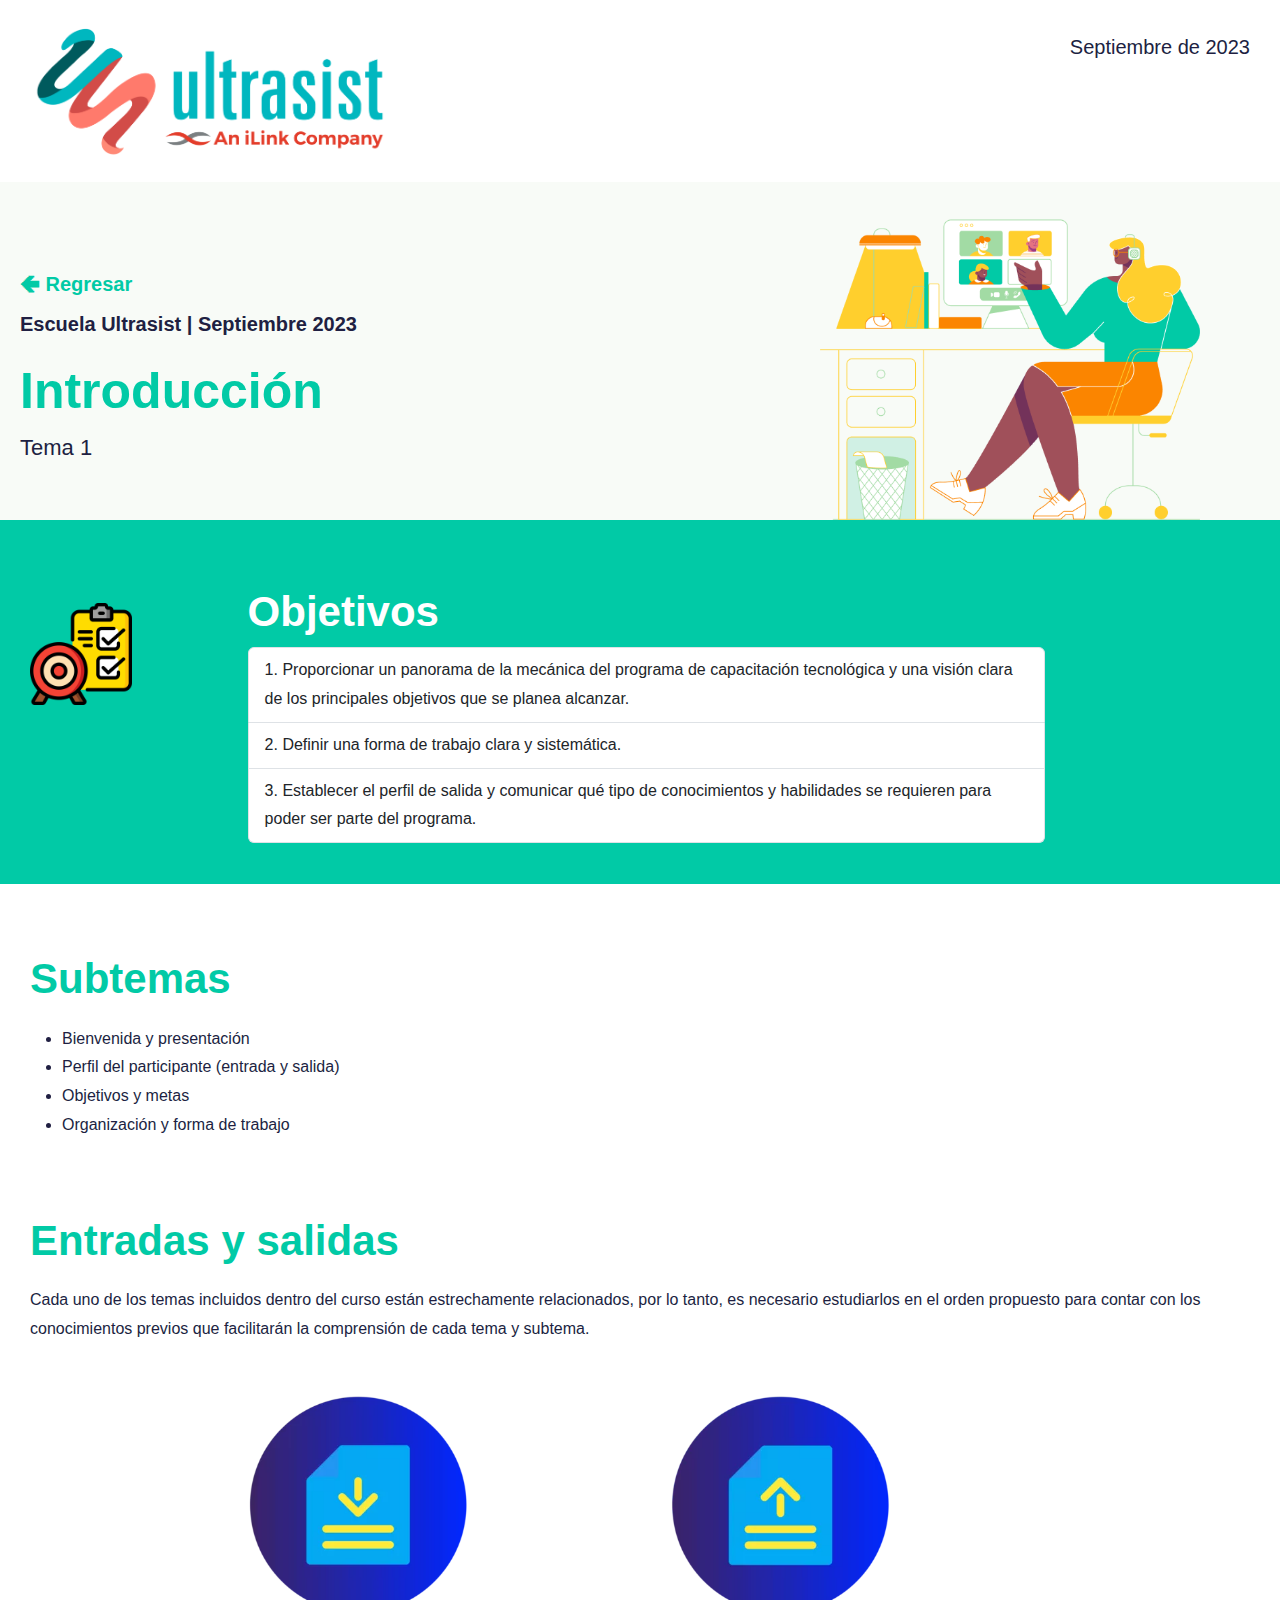
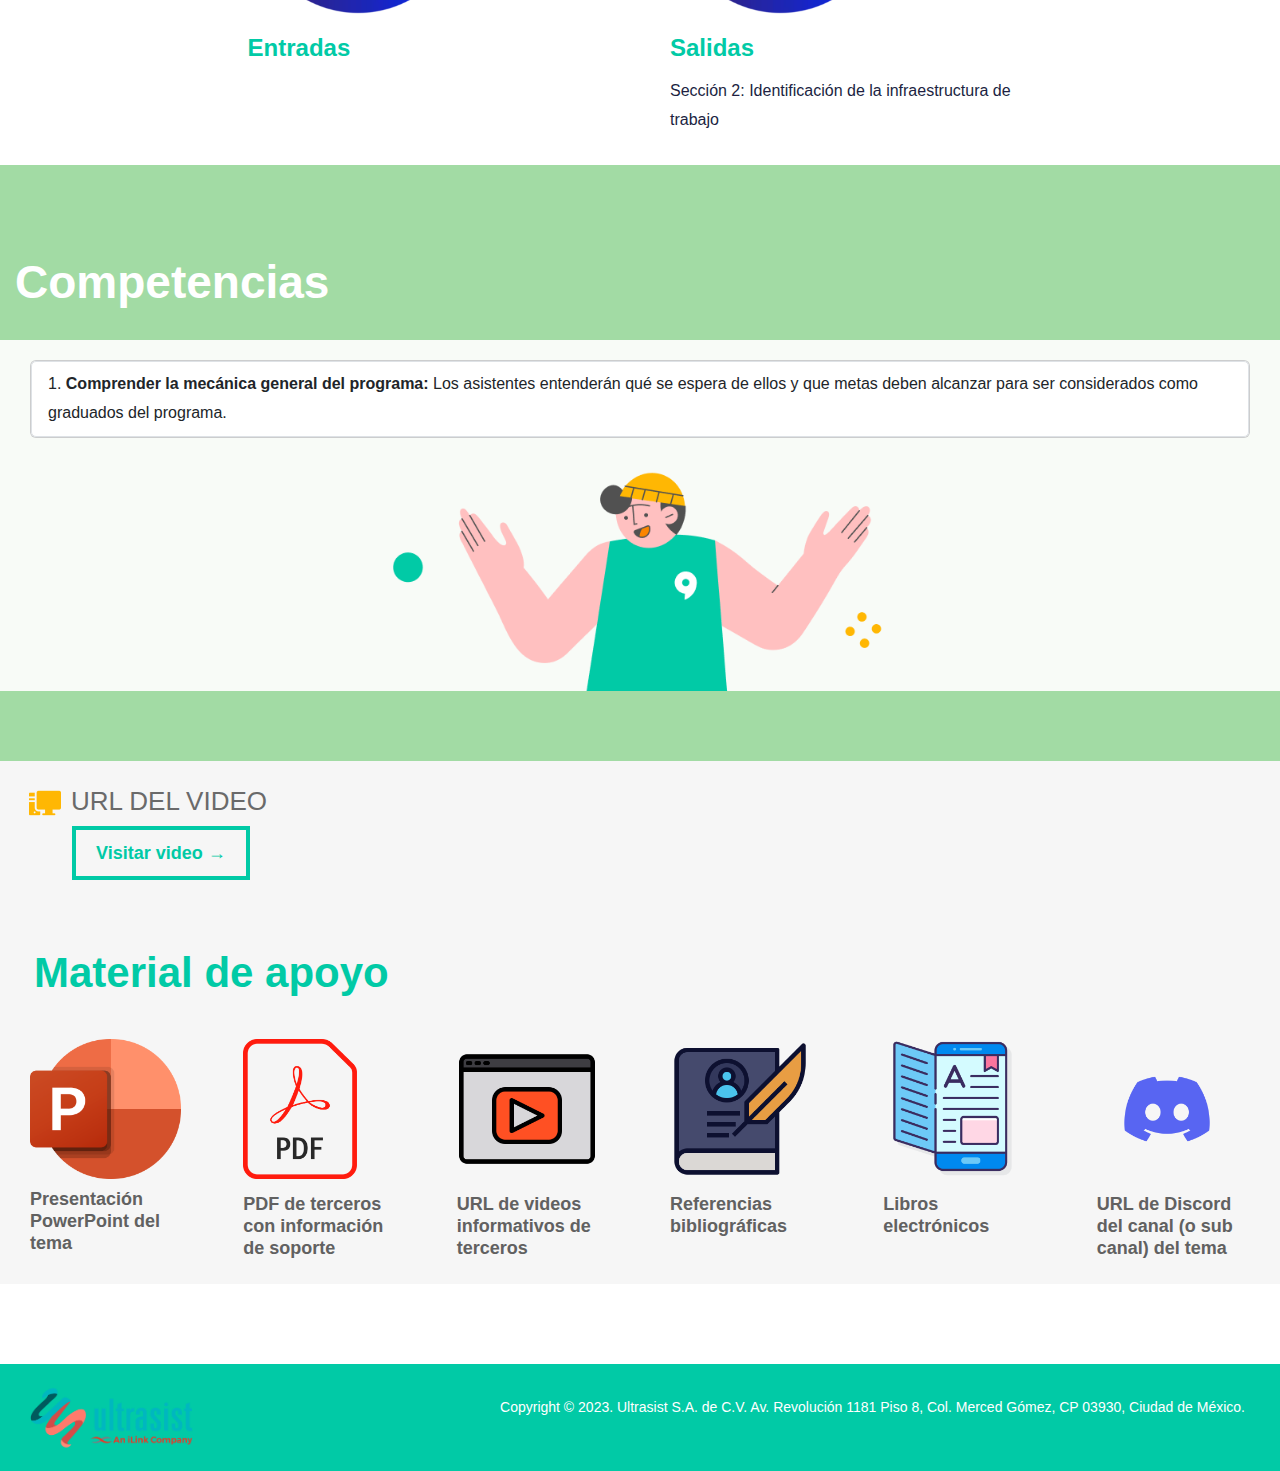
<file: topics/topic1.html>
<!DOCTYPE html>
<html>
<head>
	<title>Tema 1: Introducci&oacute;n</title>
	<link rel="shortcut icon" href="../images/HR-logo-ultra.png">
	<meta content="summary_large_image" name="twitter:card" />
	<meta content="website" property="og:type" />
	<meta content="" property="og:description" />
	<meta content="https://hrtxdbq82r.preview-postedstuff.com/V2-ZZkSw-DwPz-kXb6-TS5v/" property="og:url" />
	<meta content="https://pro-bee-beepro-thumbnail.getbee.io/messages/1050267/1035442/1988933/9844051_large.jpg" property="og:image" />
	<meta content="" property="og:title" />
	<meta content="" name="description" />
	<meta charset="utf-8" />
	<meta content="width=device-width" name="viewport" />
	<link href="https://cdn.jsdelivr.net/npm/bootstrap@5.0.0/dist/css/bootstrap.min.css" rel="stylesheet">
	<link rel="stylesheet" href="/css/styles-default.css" type="text/css">
	<link rel="stylesheet" href="/css/styles.css" type="text/css">
</head>

<body>
	<div class="bee-page-container">
		<div class="bee-row bee-row-1">
			<div class="bee-row-content">
				<div class="bee-col bee-col-1 bee-col-w10">
					<div class="bee-block bee-block-1 bee-image">
						<a href="../index.html" target="_self">
							<img alt="Logo Ultrasist" class="bee-fixedwidth" src="../images/logo-ultra3.png" style="max-width: 370px;height: auto;" />
						</a>
					</div>
				</div>
				<div class="bee-col bee-col-2 bee-col-w10">
					<div class="bee-block bee-block-1 bee-spacer bee-mobile_hide">
						<div class="spacer" style="height:10px;"></div>
					</div>
					<div class="bee-block bee-block-2 bee-paragraph bee-mobile_hide">
						<p>Septiembre de 2023</p>
					</div>
				</div>
			</div>
		</div>
		<div class="bee-row bee-row-2">
			<div class="bee-row-content">
				<div class="bee-col bee-col-1 bee-col-w7">
					<div class="bee-block bee-block-1 bee-spacer bee-mobile_hide">
						<div class="spacer" style="height:60px;"></div>
					</div>
					<div class="bee-block bee-block-2 bee-paragraph">
						<p><a href="../index.html" style="text-decoration: none;">🡸 Regresar</a></p>
						<p>Escuela Ultrasist | Septiembre 2023</p>
					</div>
					<div class="bee-block bee-block-3 bee-heading bee-mobile_hide">
						<h1 style="color:#01caa6;direction:ltr;font-family:Arial, Helvetica Neue, Helvetica, sans-serif;font-size:50px;font-weight:700;letter-spacing:normal;line-height:120%;text-align:left;margin-top:0;margin-bottom:0;">
							<span class="tinyMce-placeholder">Introducci&oacute;n
							</span>
						</h1>
					</div>
					<div class="bee-block bee-block-4 bee-heading bee-desktop_hide">
						<h1 style="color:#01caa6;direction:ltr;font-family:Arial, Helvetica Neue, Helvetica, sans-serif;font-size:34px;font-weight:700;letter-spacing:normal;line-height:120%;text-align:left;margin-top:0;margin-bottom:0;">
							<span class="tinyMce-placeholder">Introducci&oacute;n
							</span> 
						</h1>
					</div>
					<div class="bee-block bee-block-5 bee-paragraph">
						<p>Tema 1</p>
					</div>
				</div>
				<div class="bee-col bee-col-2 bee-col-w5">
					<div class="bee-block bee-block-2 bee-image">
						<img alt="HR Call Hero Image Placeholder" class="bee-center bee-autowidth" src="../images/onboarding-illo.png" style="max-width:433px;" />
					</div>
				</div>
			</div>
		</div>
        <div class="bee-row bee-row-3">
			<div class="bee-row-content">
				<div class="bee-col bee-col-1 bee-col-w12">
					<div class="bee-block bee-block-1 bee-spacer">
						<div class="spacer" style="height:15px;"></div>
					</div>
				</div>
			</div>
		</div>

        <div class="bee-row bee-row-4">
			<div class="bee-row-content">
				<div class="bee-col bee-col-1 bee-col-w2">
					<div class="bee-block bee-block-1 bee-image">
						<img alt="Calendar Icon" class="bee-autowidth" src="../images/icon-objetivo.png" style="max-width:102px;" />
					</div>
				</div>
				<div class="bee-col bee-col-2 bee-col-w8">
					<div class="bee-block bee-block-1 bee-heading bee-mobile_hide">
						<h3 style="color:#ffffff;direction:ltr;font-family:Arial, Helvetica Neue, Helvetica, sans-serif;font-size:42px;font-weight:700;letter-spacing:normal;line-height:120%;text-align:left;margin-top:0;margin-bottom:0;">
							<span class="tinyMce-placeholder">Objetivos</span>
						</h3>
					</div>
					<div class="bee-block bee-block-2 bee-heading bee-desktop_hide">
						<h3 style="color:#ffffff;direction:ltr;font-family:Arial, Helvetica Neue, Helvetica, sans-serif;font-size:32px;font-weight:700;letter-spacing:normal;line-height:120%;text-align:left;margin-top:0;margin-bottom:0;">
							<span class="tinyMce-placeholder">Objetivos</span>
						</h3>
					</div>
					<div class="bee-block bee-block-3 bee-paragraph">
						<ul class="list-group list-group-numbered mb-3">
                            <li class="list-group-item">
                                Proporcionar un panorama de la mec&aacute;nica del programa de capacitaci&oacute;n tecnol&oacute;gica y 
								una visi&oacute;n clara de los principales objetivos que se planea alcanzar.
                            </li>
                            <li class="list-group-item">
								Definir una forma de trabajo clara y sistem&aacute;tica.
                            </li>
							<li class="list-group-item">
								Establecer el perfil de salida y comunicar qu&eacute; tipo de conocimientos y habilidades se requieren 
								para poder ser parte del programa.
                            </li>
                        </ul>
					</div>
					<div class="bee-block bee-block-5 bee-spacer bee-desktop_hide">
						<div class="spacer" style="height:35px;"></div>
					</div>
				</div>
				<div class="bee-col bee-col-3 bee-col-w1">
					<div class="bee-block bee-block-1 bee-spacer bee-mobile_hide">
						<div class="spacer" style="height:120px;"></div>
					</div>
				</div>
			</div>
		</div>

        <div class="bee-row bee-row-23">
			<div class="bee-row-content">
				<div class="bee-col bee-col-1 bee-col-w12">
					<div class="bee-block bee-block-1 bee-spacer bee-mobile_hide">
						<div class="spacer" style="height:40px;"></div>
					</div>
					<div class="bee-block bee-block-2 bee-heading bee-mobile_hide">
						<h2 style="color:#01caa6;direction:ltr;font-family:Arial, Helvetica Neue, Helvetica, sans-serif;font-size:42px;font-weight:700;letter-spacing:normal;line-height:120%;text-align:left;margin-top:0;margin-bottom:0;">
							<span class="tinyMce-placeholder">Subtemas</span>
						</h2>
					</div>
					<div class="bee-block bee-block-3 bee-heading bee-desktop_hide">
						<h2 style="color:#01caa6;direction:ltr;font-family:Arial, Helvetica Neue, Helvetica, sans-serif;font-size:32px;font-weight:700;letter-spacing:normal;line-height:120%;text-align:left;margin-top:0;margin-bottom:0;">
							Subtemas
						</h2>
					</div>
					<div class="bee-block bee-block-4 bee-paragraph">
						<ul>
							<li>Bienvenida y presentación</li>
							<li>Perfil del participante (entrada y salida)</li>
							<li>Objetivos y metas</li>
							<li>Organización y forma de trabajo</li>
						</ul>
					</div>
				</div>
			</div>
		</div>

        <div class="bee-row bee-row-21">
			<div class="bee-row-content">
				<div class="bee-col bee-col-1 bee-col-w12">
					<div class="bee-block bee-block-2 bee-heading bee-mobile_hide">
						<h2 style="color:#01caa6;direction:ltr;font-family:Arial, Helvetica Neue, Helvetica, sans-serif;font-size:42px;font-weight:700;letter-spacing:normal;line-height:120%;text-align:left;margin-top:0;margin-bottom:0;">
							Entradas y salidas
						</h2>
					</div>
					<div class="bee-block bee-block-3 bee-heading bee-desktop_hide">
						<h2 style="color:#01caa6;direction:ltr;font-family:Arial, Helvetica Neue, Helvetica, sans-serif;font-size:32px;font-weight:700;letter-spacing:normal;line-height:120%;text-align:left;margin-top:0;margin-bottom:0;">
							<span class="tinyMce-placeholder">Entradas y salidas</span> </h2>
					</div>
					<div class="bee-block bee-block-4 bee-paragraph">
						<p>Cada uno de los temas incluidos dentro del curso est&aacute;n estrechamente relacionados, por lo tanto, 
                            es necesario estudiarlos en el orden propuesto para contar con los conocimientos previos que facilitar&aacute;n
                            la comprensi&oacute;n de cada tema y subtema.</p>
					</div>
				</div>
			</div>
		</div>

        <div class="bee-row bee-row-22">
			<div class="bee-row-content centrar-contenido-div">
				<div class="bee-col bee-col-1 bee-col-w4">
					<div class="bee-block bee-block-1 bee-image">
						<img alt="Tareas" class="bee-autowidth" src="../images/icon-entrada.webp" style="max-width:220px;" />
					</div>
					<div class="bee-block bee-block-2 bee-heading">
						<h1 style="color:#01caa6;direction:ltr;font-family:Arial, Helvetica Neue, Helvetica, sans-serif;font-size:24px;font-weight:700;letter-spacing:normal;line-height:120%;text-align:left;margin-top:0;margin-bottom:0;">
							<span class="tinyMce-placeholder">Entradas</span>
						</h1>
					</div>
					<div class="bee-block bee-block-3 bee-paragraph">
						<p></p>
					</div>
				</div>
				<div class="bee-col bee-col-3 bee-col-w4">
					<div class="bee-block bee-block-1 bee-image">
						<img alt="Mensajeria" class="bee-autowidth" src="../images/icon-salida.webp" style="max-width:220px;" />
					</div>
					<div class="bee-block bee-block-2 bee-heading">
						<h1 style="color:#01caa6;direction:ltr;font-family:Arial, Helvetica Neue, Helvetica, sans-serif;font-size:24px;font-weight:700;letter-spacing:normal;line-height:120%;text-align:left;margin-top:0;margin-bottom:0;">
							<span class="tinyMce-placeholder">Salidas</span>
						</h1>
					</div>
					<div class="bee-block bee-block-3 bee-paragraph">
						<p>Sección 2: Identificaci&oacute;n de la infraestructura de trabajo</p>
					</div>
				</div>
			</div>
		</div>

		<div class="bee-row bee-row-27">
			<div class="bee-row-content">
				<div class="bee-col bee-col-1 bee-col-w12">
					<div class="bee-block bee-block-1 bee-spacer">
						<div class="spacer" style="height:60px;"></div>
					</div>
				</div>
			</div>
		</div>

        <div class="bee-row bee-row-16">
			<div class="bee-row-content">
				<div class="bee-col bee-col-1 bee-col-w12">
					<div class="bee-block bee-block-2 bee-heading bee-mobile_hide">
						<h3 style="color:#ffffff;direction:ltr;font-family:Arial, Helvetica Neue, Helvetica, sans-serif;font-size:46px;font-weight:700;letter-spacing:normal;line-height:120%;text-align:left;margin-top:0;margin-bottom:0;">
							<span class="tinyMce-placeholder">Competencias</span>
						</h3>
					</div>
					<div class="bee-block bee-block-3 bee-heading bee-desktop_hide">
						<h3 style="color:#ffffff;direction:ltr;font-family:Arial, Helvetica Neue, Helvetica, sans-serif;font-size:32px;font-weight:700;letter-spacing:normal;line-height:120%;text-align:left;margin-top:0;margin-bottom:0;">
							<span class="tinyMce-placeholder">Competencias</h3>
					</div>
				</div>
			</div>
		</div>

		<div class="bee-row bee-row-26">
			<div class="bee-row-content">
				<div class="bee-col bee-col-1 bee-col-w12">
					<div class="bee-block bee-block-4 bee-paragraph">
						<div class="card text-bg-light text-start">
                            <ol class="list-group list-group-numbered">
                                <li class="list-group-item">
                                    <span class="fw-bold">Comprender la mec&aacute;nica general del programa:</span> 
									Los asistentes entender&aacute;n qu&eacute; se espera de ellos y que metas deben alcanzar para ser considerados como  graduados del programa.
                                </li>
                            </ol>
                        </div>
					</div>
					<div class="bee-block bee-block-5 bee-image">
						<img alt="Hello Illustration" class="bee-center bee-fixedwidth" src="../images/0f28bbe5-f3f9-48c3-a6c0-d9dd8302b547.png" style="max-width:558px;" />
					</div>
				</div>
			</div>
		</div>

		<div class="bee-row bee-row-27">
			<div class="bee-row-content">
				<div class="bee-col bee-col-1 bee-col-w12">
					<div class="bee-block bee-block-1 bee-spacer">
						<div class="spacer" style="height:60px;"></div>
					</div>
				</div>
			</div>
		</div>

        <div class="bee-row bee-row-10">
			<div class="bee-row-content">
				<div class="bee-col bee-col-1 bee-col-w12">
					<div class="bee-block bee-block-1 bee-icons">
						<div class="bee-icon bee-icon-last">
							<div class="bee-content">
								<div class="bee-icon-image">
									<img height="32px" src="../images/Tools.png" width="auto" />
								</div>
								<div class="bee-icon-label bee-icon-label-right uppercase">URL del video</div>
							</div>
                            <div class="bee-content bee-button">
                                <a class="bee-button-content ms-5 mb-5" href="https://aws.s3.ultrasist.net/video-clase-arquitectura.mp4" style="font-size: 18px; background-color: transparent; border-bottom: 4px solid #01CAA6; border-left: 4px solid #01CAA6; border-radius: 0px; border-right: 4px solid #01CAA6; border-top: 4px solid #01CAA6; color: #01caa6; direction: ltr; font-family: inherit; font-weight: 700; max-width: 100%; padding-bottom: 5px; padding-left: 20px; padding-right: 20px; padding-top: 5px; width: auto; display: inline-block;" target="_self">
                                    <span style="word-break: break-word; font-size: 18px; line-height: 200%;">
                                        <span style="font-size: 18px;">
                                            <strong style="font-size: 18px;">Visitar video →</strong>
                                        </span>
                                    </span>
                                </a>
                            </div>
						</div>
					</div>
					<div class="bee-block bee-block-2 bee-heading bee-desktop_hide">
						<h2 style="color:#01caa6;direction:ltr;font-family:Arial, Helvetica Neue, Helvetica, sans-serif;font-size:32px;font-weight:700;letter-spacing:normal;line-height:120%;text-align:left;margin-top:0;margin-bottom:0;">
							<span class="tinyMce-placeholder">Material de apoyo</span> 
						</h2>
					</div>
					<div class="bee-block bee-block-3 bee-heading bee-mobile_hide">
						<h2 style="color:#01caa6;direction:ltr;font-family:Arial, Helvetica Neue, Helvetica, sans-serif;font-size:42px;font-weight:700;letter-spacing:normal;line-height:120%;text-align:left;margin-top:0;margin-bottom:0;">
							<span class="tinyMce-placeholder">Material de apoyo</span>
						</h2>
					</div>
				</div>
			</div>
		</div>

        <div class="bee-row bee-row-11">
			<div class="bee-row-content">
				<div class="bee-col bee-col-1 bee-col-w3">
					<div class="bee-block bee-block-1 bee-image">
						<img alt="Gmail Icon" class="bee-fixedwidth" src="../images/BEE_HR_Onboarding_PowerPoint.png" style="max-height:140px;width: auto;" />
					</div>
					<div class="bee-block bee-block-2 bee-heading">
						<h1 style="color:#616161;direction:ltr;font-family:Arial, Helvetica Neue, Helvetica, sans-serif;font-size:18px;font-weight:700;letter-spacing:normal;line-height:120%;text-align:left;margin-top:0;margin-bottom:0;">
							<span class="tinyMce-placeholder">Presentaci&oacute;n PowerPoint del tema</span>
						</h1>
					</div>
				</div>
				<div class="bee-col bee-col-2 bee-col-w3">
					<div class="bee-block bee-block-1 bee-image">
						<img alt="Zoom Icon" class="bee-fixedwidth" src="../images/BEE_HR_Onboarding_PDF.png" style="max-height:140px;width: auto;" />
					</div>
					<div class="bee-block bee-block-2 bee-heading">
						<h1 style="color:#616161;direction:ltr;font-family:Arial, 'Helvetica Neue', Helvetica, sans-serif;font-size:18px;font-weight:700;letter-spacing:normal;line-height:120%;text-align:left;margin-top:0;margin-bottom:0;">
							PDF de terceros con informaci&oacute;n de soporte 
						</h1>
					</div>
				</div>
				<div class="bee-col bee-col-3 bee-col-w3">
					<div class="bee-block bee-block-1 bee-image">
						<img alt="Docs Icon" class="bee-fixedwidth" src="../images/BEE_HR_Onboarding_Video.png" style="max-height:140px;width: auto;" />
					</div>
					<div class="bee-block bee-block-2 bee-heading">
						<h1 style="color:#616161;direction:ltr;font-family:Arial, 'Helvetica Neue', Helvetica, sans-serif;font-size:18px;font-weight:700;letter-spacing:normal;line-height:120%;text-align:left;margin-top:0;margin-bottom:0;">
							URL de videos informativos de terceros
						</h1>
					</div>
				</div>
				<div class="bee-col bee-col-4 bee-col-w3">
					<div class="bee-block bee-block-1 bee-image">
						<img alt="Drive Icon" class="bee-fixedwidth" src="../images/BEE_HR_Onboarding_Bibliografia.png" style="max-height:140px;width: auto;" />
					</div>
					<div class="bee-block bee-block-2 bee-heading">
						<h1 style="color:#616161;direction:ltr;font-family:Arial, 'Helvetica Neue', Helvetica, sans-serif;font-size:18px;font-weight:700;letter-spacing:normal;line-height:120%;text-align:left;margin-top:0;margin-bottom:0;">
							Referencias bibliográficas
						</h1>
					</div>
				</div>
				<div class="bee-col bee-col-4 bee-col-w3">
					<div class="bee-block bee-block-1 bee-image">
						<img alt="Drive Icon" class="bee-fixedwidth" src="../images/BEE_HR_Onboarding_Libros.png" style="max-height:140px;width: auto;" />
					</div>
					<div class="bee-block bee-block-2 bee-heading">
						<h1 style="color:#616161;direction:ltr;font-family:Arial, 'Helvetica Neue', Helvetica, sans-serif;font-size:18px;font-weight:700;letter-spacing:normal;line-height:120%;text-align:left;margin-top:0;margin-bottom:0;">
							<span class="tinyMce-placeholder">Libros electr&oacute;nicos</span>
						</h1>
					</div>
				</div>
                <div class="bee-col bee-col-4 bee-col-w3">
					<div class="bee-block bee-block-1 bee-image">
						<img alt="Drive Icon" class="bee-fixedwidth" src="../images/BEE_HR_Onboarding_Discord.png" style="max-height:140px;width: auto;" />
					</div>
					<div class="bee-block bee-block-2 bee-heading">
						<h1 style="color:#616161;direction:ltr;font-family:Arial, 'Helvetica Neue', Helvetica, sans-serif;font-size:18px;font-weight:700;letter-spacing:normal;line-height:120%;text-align:left;margin-top:0;margin-bottom:0;">
							<span class="tinyMce-placeholder">URL de Discord del canal (o sub canal) del tema</span>
						</h1>
					</div>
				</div>
			</div>
		</div>

		<div class="bee-row bee-row-28">
			<div class="bee-row-content">
				<div class="bee-col bee-col-1 bee-col-w12">
					<div class="bee-block bee-block-1 bee-spacer">
						<div class="spacer" style="height:80px;"></div>
					</div>
				</div>
			</div>
		</div>
		<div class="bee-row bee-row-29">
			<div class="bee-row-content">
				<div class="bee-col bee-col-1 bee-col-w2">
					<div class="bee-block bee-block-1 bee-image">
                        <a href="https://www.ultrasist.mx/ultrasite/" target="_self">
                            <img alt="Placeholder Logo" class="bee-fixedwidth" src="../images/logo-ultra3.png" style="max-width:173px;" />
						</a>
                    </div>
				</div>
				<div class="bee-col bee-col-2 bee-col-w10">
					<div class="bee-block bee-block-1 bee-spacer">
						<div class="spacer" style="height:10px;"></div>
					</div>
					<div class="bee-block bee-block-2 bee-paragraph">
						<p>Copyright © 2023. Ultrasist S.A. de C.V. Av. Revolución 1181 Piso 8, Col. Merced Gómez, CP 03930, Ciudad de México.</p>
					</div>
				</div>
			</div>
		</div>
	</div>

	<script src="https://code.jquery.com/jquery-3.6.0.min.js"></script>
    <script src="https://cdn.jsdelivr.net/npm/bootstrap@5.0.0/dist/js/bootstrap.bundle.min.js"></script>
</body>
</html>
</file>
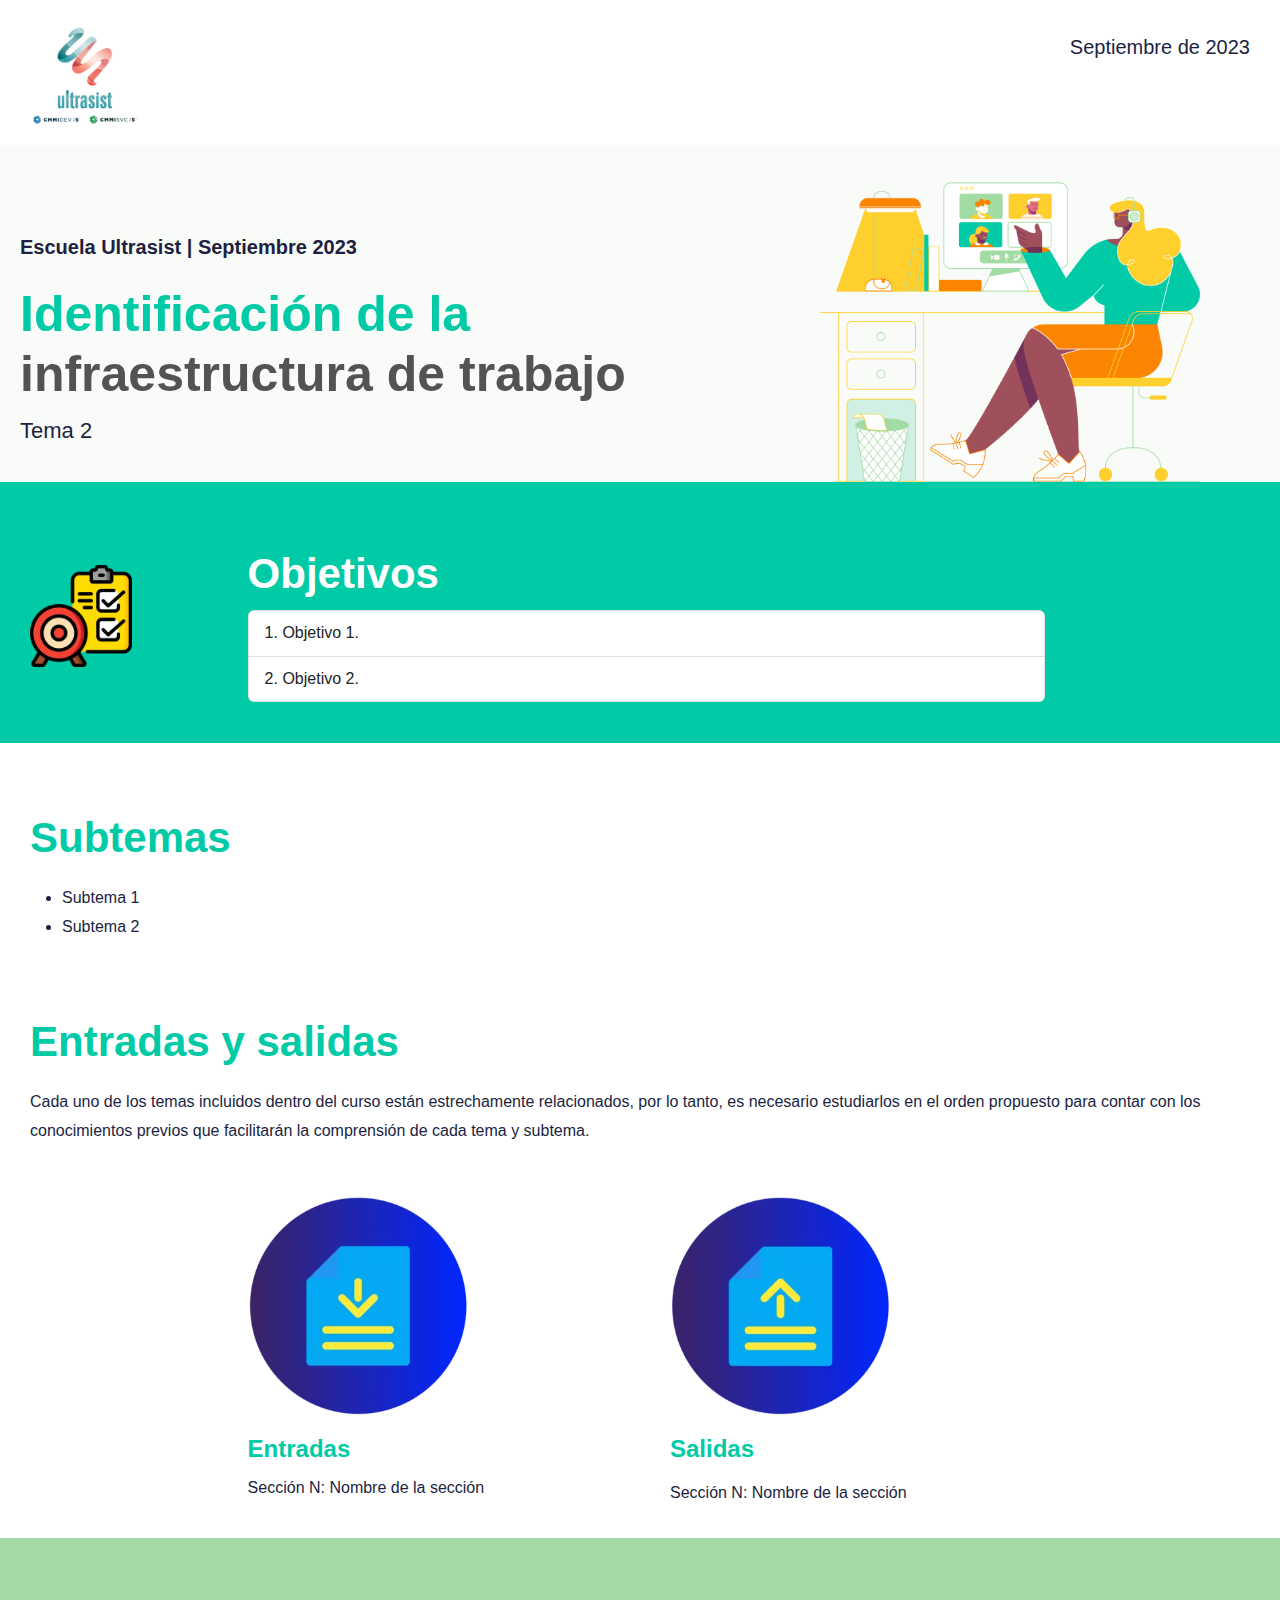
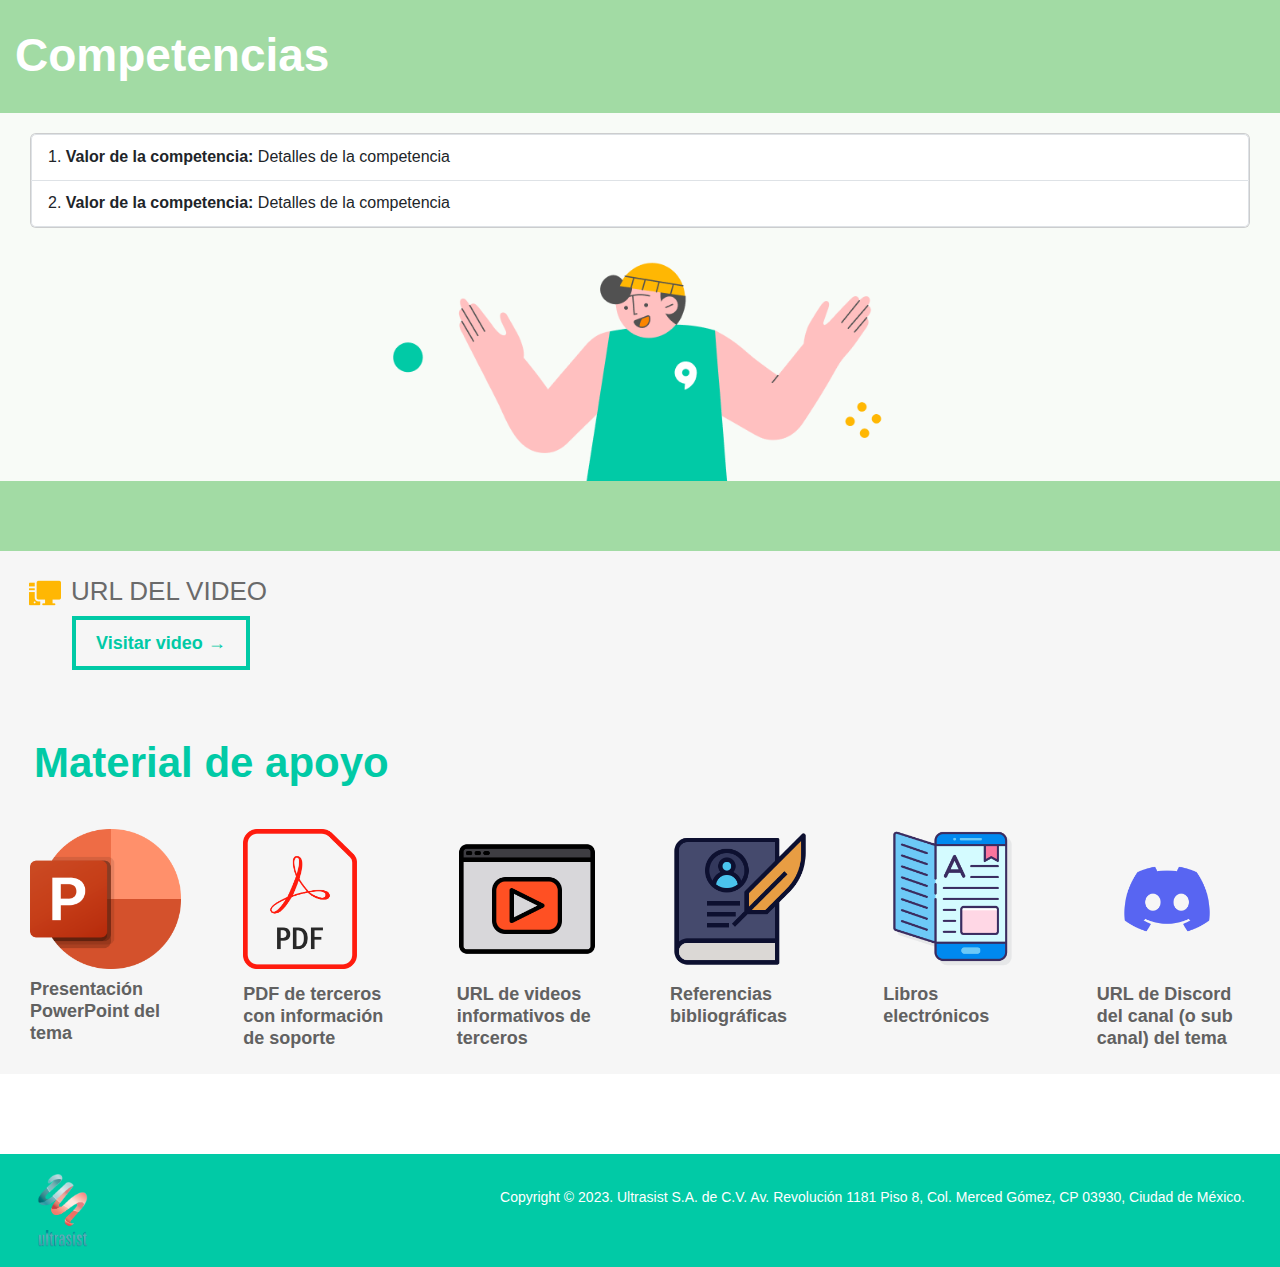
<file: topics/topic2.html>
<!DOCTYPE html>

<html>

<head>
	<title>Tema 2: Identificaci&oacute;n de la infraestructura de trabajo</title>
	<link rel="shortcut icon" href="../images/logo-ultra.png">
	<meta content="summary_large_image" name="twitter:card" />
	<meta content="website" property="og:type" />
	<meta content="" property="og:description" />
	<meta content="https://hrtxdbq82r.preview-postedstuff.com/V2-ZZkSw-DwPz-kXb6-TS5v/" property="og:url" />
	<meta content="https://pro-bee-beepro-thumbnail.getbee.io/messages/1050267/1035442/1988933/9844051_large.jpg" property="og:image" />
	<meta content="" property="og:title" />
	<meta content="" name="description" />
	<meta charset="utf-8" />
	<meta content="width=device-width" name="viewport" />
	<link href="https://cdn.jsdelivr.net/npm/bootstrap@5.0.0/dist/css/bootstrap.min.css" rel="stylesheet">
	<link rel="stylesheet" href="/css/styles-default.css" type="text/css">
	<link rel="stylesheet" href="/css/styles.css" type="text/css">
</head>

<body>
	<div class="bee-page-container">
		<div class="bee-row bee-row-1">
			<div class="bee-row-content">
				<div class="bee-col bee-col-1 bee-col-w2">
					<div class="bee-block bee-block-1 bee-image">
						<a href="../index.html" target="_self">
							<img alt="Logo Ultrasist" class="bee-fixedwidth" src="../images/logo-ultra.png" style="max-width:120px;" />
						</a>
					</div>
				</div>
				<div class="bee-col bee-col-2 bee-col-w10">
					<div class="bee-block bee-block-1 bee-spacer bee-mobile_hide">
						<div class="spacer" style="height:10px;"></div>
					</div>
					<div class="bee-block bee-block-2 bee-paragraph bee-mobile_hide">
						<p>Septiembre de 2023</p>
					</div>
				</div>
			</div>
		</div>
		<div class="bee-row bee-row-2">
			<div class="bee-row-content">
				<div class="bee-col bee-col-1 bee-col-w7">
					<div class="bee-block bee-block-1 bee-spacer bee-mobile_hide">
						<div class="spacer" style="height:60px;"></div>
					</div>
					<div class="bee-block bee-block-2 bee-paragraph">
						<p>Escuela Ultrasist | Septiembre 2023</p>
					</div>
					<div class="bee-block bee-block-3 bee-heading bee-mobile_hide">
						<h1 style="color:#01caa6;direction:ltr;font-family:Arial, Helvetica Neue, Helvetica, sans-serif;font-size:50px;font-weight:700;letter-spacing:normal;line-height:120%;text-align:left;margin-top:0;margin-bottom:0;">
							<span class="tinyMce-placeholder">Identificaci&oacute;n de la
								<span style="color: #535353;">infraestructura de trabajo</span>
							</span>
						</h1>
					</div>
					<div class="bee-block bee-block-4 bee-heading bee-desktop_hide">
						<h1 style="color:#01caa6;direction:ltr;font-family:Arial, Helvetica Neue, Helvetica, sans-serif;font-size:34px;font-weight:700;letter-spacing:normal;line-height:120%;text-align:left;margin-top:0;margin-bottom:0;">
							<span class="tinyMce-placeholder">Identificaci&oacute;n de la
								<span style="color: #535353;">infraestructura de trabajo</span>
							</span>
						</h1>
					</div>
					<div class="bee-block bee-block-5 bee-paragraph">
						<p>Tema 2</p>
					</div>
				</div>
				<div class="bee-col bee-col-2 bee-col-w5">
					<div class="bee-block bee-block-2 bee-image">
						<img alt="HR Call Hero Image Placeholder" class="bee-center bee-autowidth" src="../images/onboarding-illo.png" style="max-width:433px;" />
					</div>
				</div>
			</div>
		</div>
        <div class="bee-row bee-row-3">
			<div class="bee-row-content">
				<div class="bee-col bee-col-1 bee-col-w12">
					<div class="bee-block bee-block-1 bee-spacer">
						<div class="spacer" style="height:15px;"></div>
					</div>
				</div>
			</div>
		</div>

        <div class="bee-row bee-row-4">
			<div class="bee-row-content">
				<div class="bee-col bee-col-1 bee-col-w2">
					<div class="bee-block bee-block-1 bee-image">
						<img alt="Calendar Icon" class="bee-autowidth" src="../images/icon-objetivo.png" style="max-width:102px;" />
					</div>
				</div>
				<div class="bee-col bee-col-2 bee-col-w8">
					<div class="bee-block bee-block-1 bee-heading bee-mobile_hide">
						<h3 style="color:#ffffff;direction:ltr;font-family:Arial, Helvetica Neue, Helvetica, sans-serif;font-size:42px;font-weight:700;letter-spacing:normal;line-height:120%;text-align:left;margin-top:0;margin-bottom:0;">
							<span class="tinyMce-placeholder">Objetivos</span>
						</h3>
					</div>
					<div class="bee-block bee-block-2 bee-heading bee-desktop_hide">
						<h3 style="color:#ffffff;direction:ltr;font-family:Arial, Helvetica Neue, Helvetica, sans-serif;font-size:32px;font-weight:700;letter-spacing:normal;line-height:120%;text-align:left;margin-top:0;margin-bottom:0;">
							<span class="tinyMce-placeholder">Objetivos</span>
						</h3>
					</div>
					<div class="bee-block bee-block-3 bee-paragraph">
						<ul class="list-group list-group-numbered mb-3">
                            <li class="list-group-item">
                                Objetivo 1.
                            </li>
                            <li class="list-group-item">
                                Objetivo 2.
                            </li>
                        </ul>
					</div>
					<div class="bee-block bee-block-5 bee-spacer bee-desktop_hide">
						<div class="spacer" style="height:35px;"></div>
					</div>
				</div>
				<div class="bee-col bee-col-3 bee-col-w1">
					<div class="bee-block bee-block-1 bee-spacer bee-mobile_hide">
						<div class="spacer" style="height:120px;"></div>
					</div>
				</div>
			</div>
		</div>

        <div class="bee-row bee-row-23">
			<div class="bee-row-content">
				<div class="bee-col bee-col-1 bee-col-w12">
					<div class="bee-block bee-block-1 bee-spacer bee-mobile_hide">
						<div class="spacer" style="height:40px;"></div>
					</div>
					<div class="bee-block bee-block-2 bee-heading bee-mobile_hide">
						<h2 style="color:#01caa6;direction:ltr;font-family:Arial, Helvetica Neue, Helvetica, sans-serif;font-size:42px;font-weight:700;letter-spacing:normal;line-height:120%;text-align:left;margin-top:0;margin-bottom:0;">
							<span class="tinyMce-placeholder">Subtemas</span>
						</h2>
					</div>
					<div class="bee-block bee-block-3 bee-heading bee-desktop_hide">
						<h2 style="color:#01caa6;direction:ltr;font-family:Arial, Helvetica Neue, Helvetica, sans-serif;font-size:32px;font-weight:700;letter-spacing:normal;line-height:120%;text-align:left;margin-top:0;margin-bottom:0;">
							Subtemas
						</h2>
					</div>
					<div class="bee-block bee-block-4 bee-paragraph">
						<ul>
							<li>Subtema 1</li>
							<li>Subtema 2</li>
						</ul>
					</div>
				</div>
			</div>
		</div>

        <div class="bee-row bee-row-21">
			<div class="bee-row-content">
				<div class="bee-col bee-col-1 bee-col-w12">
					<div class="bee-block bee-block-2 bee-heading bee-mobile_hide">
						<h2 style="color:#01caa6;direction:ltr;font-family:Arial, Helvetica Neue, Helvetica, sans-serif;font-size:42px;font-weight:700;letter-spacing:normal;line-height:120%;text-align:left;margin-top:0;margin-bottom:0;">
							Entradas y salidas
						</h2>
					</div>
					<div class="bee-block bee-block-3 bee-heading bee-desktop_hide">
						<h2 style="color:#01caa6;direction:ltr;font-family:Arial, Helvetica Neue, Helvetica, sans-serif;font-size:32px;font-weight:700;letter-spacing:normal;line-height:120%;text-align:left;margin-top:0;margin-bottom:0;">
							<span class="tinyMce-placeholder">Entradas y salidas</span> </h2>
					</div>
					<div class="bee-block bee-block-4 bee-paragraph">
						<p>Cada uno de los temas incluidos dentro del curso est&aacute;n estrechamente relacionados, por lo tanto, 
                            es necesario estudiarlos en el orden propuesto para contar con los conocimientos previos que facilitar&aacute;n
                            la comprensi&oacute;n de cada tema y subtema.</p>
					</div>
				</div>
			</div>
		</div>

        <div class="bee-row bee-row-22">
			<div class="bee-row-content centrar-contenido-div">
				<div class="bee-col bee-col-1 bee-col-w4">
					<div class="bee-block bee-block-1 bee-image">
						<img alt="Tareas" class="bee-autowidth" src="../images/icon-entrada.webp" style="max-width:220px;" />
					</div>
					<div class="bee-block bee-block-2 bee-heading">
						<h1 style="color:#01caa6;direction:ltr;font-family:Arial, Helvetica Neue, Helvetica, sans-serif;font-size:24px;font-weight:700;letter-spacing:normal;line-height:120%;text-align:left;margin-top:0;margin-bottom:0;">
							<span class="tinyMce-placeholder">Entradas</span>
						</h1>
					</div>
					<div class="bee-block bee-block-3 bee-paragraph">
						<p>Sección N: Nombre de la secci&oacute;n</p>
					</div>
				</div>
				<div class="bee-col bee-col-3 bee-col-w4">
					<div class="bee-block bee-block-1 bee-image">
						<img alt="Mensajeria" class="bee-autowidth" src="../images/icon-salida.webp" style="max-width:220px;" />
					</div>
					<div class="bee-block bee-block-2 bee-heading">
						<h1 style="color:#01caa6;direction:ltr;font-family:Arial, Helvetica Neue, Helvetica, sans-serif;font-size:24px;font-weight:700;letter-spacing:normal;line-height:120%;text-align:left;margin-top:0;margin-bottom:0;">
							<span class="tinyMce-placeholder">Salidas</span>
						</h1>
					</div>
					<div class="bee-block bee-block-3 bee-paragraph">
						<p>Sección N: Nombre de la secci&oacute;n</p>
					</div>
				</div>
			</div>
		</div>

		<div class="bee-row bee-row-27">
			<div class="bee-row-content">
				<div class="bee-col bee-col-1 bee-col-w12">
					<div class="bee-block bee-block-1 bee-spacer">
						<div class="spacer" style="height:60px;"></div>
					</div>
				</div>
			</div>
		</div>

        <div class="bee-row bee-row-16">
			<div class="bee-row-content">
				<div class="bee-col bee-col-1 bee-col-w12">
					<div class="bee-block bee-block-2 bee-heading bee-mobile_hide">
						<h3 style="color:#ffffff;direction:ltr;font-family:Arial, Helvetica Neue, Helvetica, sans-serif;font-size:46px;font-weight:700;letter-spacing:normal;line-height:120%;text-align:left;margin-top:0;margin-bottom:0;">
							<span class="tinyMce-placeholder">Competencias</span>
						</h3>
					</div>
					<div class="bee-block bee-block-3 bee-heading bee-desktop_hide">
						<h3 style="color:#ffffff;direction:ltr;font-family:Arial, Helvetica Neue, Helvetica, sans-serif;font-size:32px;font-weight:700;letter-spacing:normal;line-height:120%;text-align:left;margin-top:0;margin-bottom:0;">
							<span class="tinyMce-placeholder">Competencias</h3>
					</div>
				</div>
			</div>
		</div>

		<div class="bee-row bee-row-26">
			<div class="bee-row-content">
				<div class="bee-col bee-col-1 bee-col-w12">
					<div class="bee-block bee-block-4 bee-paragraph">
						<div class="card text-bg-light text-start">
                            <ol class="list-group list-group-numbered">
                                <li class="list-group-item">
                                    <span class="fw-bold">Valor de la competencia:</span> 
									Detalles de la competencia
                                </li>
								<li class="list-group-item">
                                    <span class="fw-bold">Valor de la competencia:</span> 
									Detalles de la competencia
                                </li>
                            </ol>
                        </div>
					</div>
					<div class="bee-block bee-block-5 bee-image">
						<img alt="Hello Illustration" class="bee-center bee-fixedwidth" src="../images/0f28bbe5-f3f9-48c3-a6c0-d9dd8302b547.png" style="max-width:558px;" />
					</div>
				</div>
			</div>
		</div>

		<div class="bee-row bee-row-27">
			<div class="bee-row-content">
				<div class="bee-col bee-col-1 bee-col-w12">
					<div class="bee-block bee-block-1 bee-spacer">
						<div class="spacer" style="height:60px;"></div>
					</div>
				</div>
			</div>
		</div>

        <div class="bee-row bee-row-10">
			<div class="bee-row-content">
				<div class="bee-col bee-col-1 bee-col-w12">
					<div class="bee-block bee-block-1 bee-icons">
						<div class="bee-icon bee-icon-last">
							<div class="bee-content">
								<div class="bee-icon-image">
									<img height="32px" src="../images/Tools.png" width="auto" />
								</div>
								<div class="bee-icon-label bee-icon-label-right uppercase">URL del video</div>
							</div>
                            <div class="bee-content bee-button">
                                <a class="bee-button-content ms-5 mb-5" href="https://aws.s3.ultrasist.net/video-clase-arquitectura.mp4" style="font-size: 18px; background-color: transparent; border-bottom: 4px solid #01CAA6; border-left: 4px solid #01CAA6; border-radius: 0px; border-right: 4px solid #01CAA6; border-top: 4px solid #01CAA6; color: #01caa6; direction: ltr; font-family: inherit; font-weight: 700; max-width: 100%; padding-bottom: 5px; padding-left: 20px; padding-right: 20px; padding-top: 5px; width: auto; display: inline-block;" target="_self">
                                    <span style="word-break: break-word; font-size: 18px; line-height: 200%;">
                                        <span style="font-size: 18px;">
                                            <strong style="font-size: 18px;">Visitar video →</strong>
                                        </span>
                                    </span>
                                </a>
                            </div>
						</div>
					</div>
					<div class="bee-block bee-block-2 bee-heading bee-desktop_hide">
						<h2 style="color:#01caa6;direction:ltr;font-family:Arial, Helvetica Neue, Helvetica, sans-serif;font-size:32px;font-weight:700;letter-spacing:normal;line-height:120%;text-align:left;margin-top:0;margin-bottom:0;">
							<span class="tinyMce-placeholder">Material de apoyo</span> 
						</h2>
					</div>
					<div class="bee-block bee-block-3 bee-heading bee-mobile_hide">
						<h2 style="color:#01caa6;direction:ltr;font-family:Arial, Helvetica Neue, Helvetica, sans-serif;font-size:42px;font-weight:700;letter-spacing:normal;line-height:120%;text-align:left;margin-top:0;margin-bottom:0;">
							<span class="tinyMce-placeholder">Material de apoyo</span>
						</h2>
					</div>
				</div>
			</div>
		</div>

        <div class="bee-row bee-row-11">
			<div class="bee-row-content">
				<div class="bee-col bee-col-1 bee-col-w3">
					<div class="bee-block bee-block-1 bee-image">
						<img alt="Gmail Icon" class="bee-fixedwidth" src="../images/BEE_HR_Onboarding_PowerPoint.png" style="max-height:140px;width: auto;" />
					</div>
					<div class="bee-block bee-block-2 bee-heading">
						<h1 style="color:#616161;direction:ltr;font-family:Arial, Helvetica Neue, Helvetica, sans-serif;font-size:18px;font-weight:700;letter-spacing:normal;line-height:120%;text-align:left;margin-top:0;margin-bottom:0;">
							<span class="tinyMce-placeholder">Presentaci&oacute;n PowerPoint del tema</span>
						</h1>
					</div>
				</div>
				<div class="bee-col bee-col-2 bee-col-w3">
					<div class="bee-block bee-block-1 bee-image">
						<img alt="Zoom Icon" class="bee-fixedwidth" src="../images/BEE_HR_Onboarding_PDF.png" style="max-height:140px;width: auto;" />
					</div>
					<div class="bee-block bee-block-2 bee-heading">
						<h1 style="color:#616161;direction:ltr;font-family:Arial, 'Helvetica Neue', Helvetica, sans-serif;font-size:18px;font-weight:700;letter-spacing:normal;line-height:120%;text-align:left;margin-top:0;margin-bottom:0;">
							PDF de terceros con informaci&oacute;n de soporte 
						</h1>
					</div>
				</div>
				<div class="bee-col bee-col-3 bee-col-w3">
					<div class="bee-block bee-block-1 bee-image">
						<img alt="Docs Icon" class="bee-fixedwidth" src="../images/BEE_HR_Onboarding_Video.png" style="max-height:140px;width: auto;" />
					</div>
					<div class="bee-block bee-block-2 bee-heading">
						<h1 style="color:#616161;direction:ltr;font-family:Arial, 'Helvetica Neue', Helvetica, sans-serif;font-size:18px;font-weight:700;letter-spacing:normal;line-height:120%;text-align:left;margin-top:0;margin-bottom:0;">
							URL de videos informativos de terceros
						</h1>
					</div>
				</div>
				<div class="bee-col bee-col-4 bee-col-w3">
					<div class="bee-block bee-block-1 bee-image">
						<img alt="Drive Icon" class="bee-fixedwidth" src="../images/BEE_HR_Onboarding_Bibliografia.png" style="max-height:140px;width: auto;" />
					</div>
					<div class="bee-block bee-block-2 bee-heading">
						<h1 style="color:#616161;direction:ltr;font-family:Arial, 'Helvetica Neue', Helvetica, sans-serif;font-size:18px;font-weight:700;letter-spacing:normal;line-height:120%;text-align:left;margin-top:0;margin-bottom:0;">
							Referencias bibliográficas
						</h1>
					</div>
				</div>
				<div class="bee-col bee-col-4 bee-col-w3">
					<div class="bee-block bee-block-1 bee-image">
						<img alt="Drive Icon" class="bee-fixedwidth" src="../images/BEE_HR_Onboarding_Libros.png" style="max-height:140px;width: auto;" />
					</div>
					<div class="bee-block bee-block-2 bee-heading">
						<h1 style="color:#616161;direction:ltr;font-family:Arial, 'Helvetica Neue', Helvetica, sans-serif;font-size:18px;font-weight:700;letter-spacing:normal;line-height:120%;text-align:left;margin-top:0;margin-bottom:0;">
							<span class="tinyMce-placeholder">Libros electr&oacute;nicos</span>
						</h1>
					</div>
				</div>
                <div class="bee-col bee-col-4 bee-col-w3">
					<div class="bee-block bee-block-1 bee-image">
						<img alt="Drive Icon" class="bee-fixedwidth" src="../images/BEE_HR_Onboarding_Discord.png" style="max-height:140px;width: auto;" />
					</div>
					<div class="bee-block bee-block-2 bee-heading">
						<h1 style="color:#616161;direction:ltr;font-family:Arial, 'Helvetica Neue', Helvetica, sans-serif;font-size:18px;font-weight:700;letter-spacing:normal;line-height:120%;text-align:left;margin-top:0;margin-bottom:0;">
							<span class="tinyMce-placeholder">URL de Discord del canal (o sub canal) del tema</span>
						</h1>
					</div>
				</div>
			</div>
		</div>

		<div class="bee-row bee-row-28">
			<div class="bee-row-content">
				<div class="bee-col bee-col-1 bee-col-w12">
					<div class="bee-block bee-block-1 bee-spacer">
						<div class="spacer" style="height:80px;"></div>
					</div>
				</div>
			</div>
		</div>
		<div class="bee-row bee-row-29">
			<div class="bee-row-content">
				<div class="bee-col bee-col-1 bee-col-w2">
					<div class="bee-block bee-block-1 bee-image">
                        <a href="https://www.ultrasist.mx/ultrasite/" target="_self">
                            <img alt="Placeholder Logo" class="bee-fixedwidth" src="../images/HR-logo-ultra.png" style="max-width:73px;" /></a>
                        </div>
				</div>
				<div class="bee-col bee-col-2 bee-col-w10">
					<div class="bee-block bee-block-1 bee-spacer">
						<div class="spacer" style="height:10px;"></div>
					</div>
					<div class="bee-block bee-block-2 bee-paragraph">
						<p>Copyright © 2023. Ultrasist S.A. de C.V. Av. Revolución 1181 Piso 8, Col. Merced Gómez, CP 03930, Ciudad de México.</p>
					</div>
				</div>
			</div>
		</div>
	</div>

	<script src="https://code.jquery.com/jquery-3.6.0.min.js"></script>
    <script src="https://cdn.jsdelivr.net/npm/bootstrap@5.0.0/dist/js/bootstrap.bundle.min.js"></script>
</body>
</html>
</file>
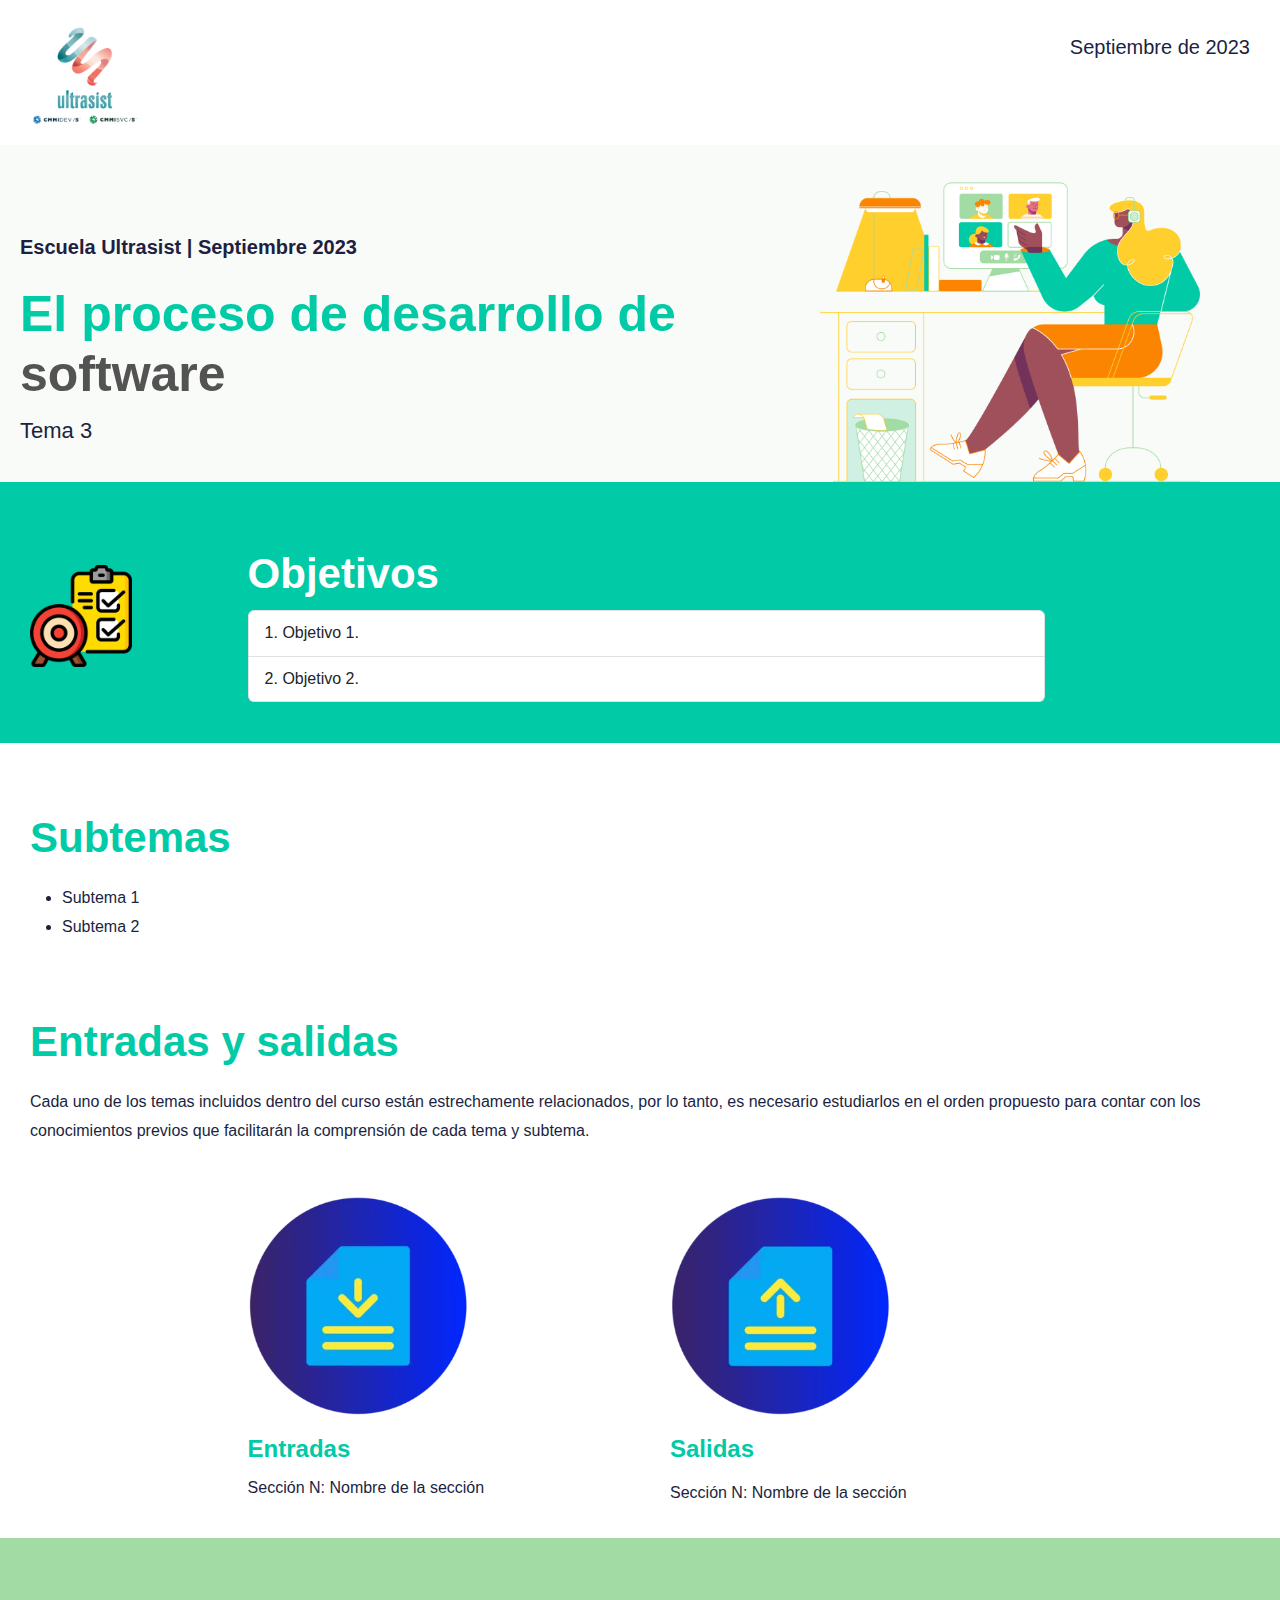
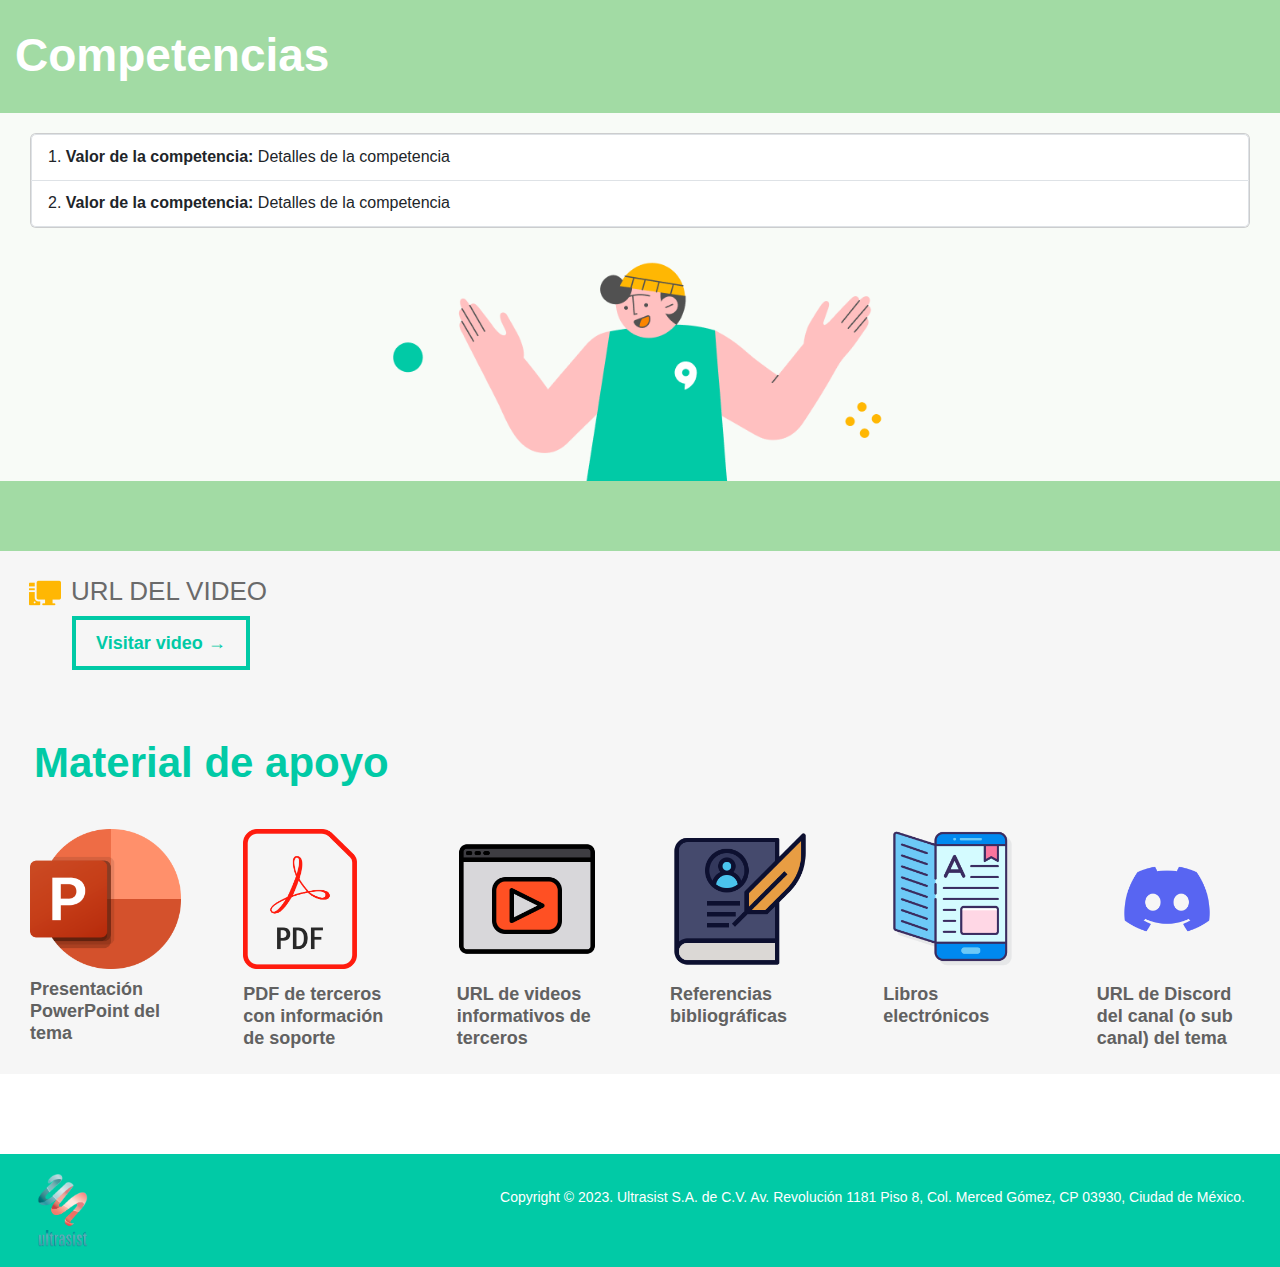
<file: topics/topic3.html>
<!DOCTYPE html>

<html>

<head>
	<title>Tema 3: El proceso de desarrollo de software</title>
	<link rel="shortcut icon" href="../images/logo-ultra.png">
	<meta content="summary_large_image" name="twitter:card" />
	<meta content="website" property="og:type" />
	<meta content="" property="og:description" />
	<meta content="https://hrtxdbq82r.preview-postedstuff.com/V2-ZZkSw-DwPz-kXb6-TS5v/" property="og:url" />
	<meta content="https://pro-bee-beepro-thumbnail.getbee.io/messages/1050267/1035442/1988933/9844051_large.jpg" property="og:image" />
	<meta content="" property="og:title" />
	<meta content="" name="description" />
	<meta charset="utf-8" />
	<meta content="width=device-width" name="viewport" />
	<link href="https://cdn.jsdelivr.net/npm/bootstrap@5.0.0/dist/css/bootstrap.min.css" rel="stylesheet">
	<link rel="stylesheet" href="/css/styles-default.css" type="text/css">
	<link rel="stylesheet" href="/css/styles.css" type="text/css">
</head>

<body>
	<div class="bee-page-container">
		<div class="bee-row bee-row-1">
			<div class="bee-row-content">
				<div class="bee-col bee-col-1 bee-col-w2">
					<div class="bee-block bee-block-1 bee-image">
						<a href="../index.html" target="_self">
							<img alt="Logo Ultrasist" class="bee-fixedwidth" src="../images/logo-ultra.png" style="max-width:120px;" />
						</a>
					</div>
				</div>
				<div class="bee-col bee-col-2 bee-col-w10">
					<div class="bee-block bee-block-1 bee-spacer bee-mobile_hide">
						<div class="spacer" style="height:10px;"></div>
					</div>
					<div class="bee-block bee-block-2 bee-paragraph bee-mobile_hide">
						<p>Septiembre de 2023</p>
					</div>
				</div>
			</div>
		</div>
		<div class="bee-row bee-row-2">
			<div class="bee-row-content">
				<div class="bee-col bee-col-1 bee-col-w7">
					<div class="bee-block bee-block-1 bee-spacer bee-mobile_hide">
						<div class="spacer" style="height:60px;"></div>
					</div>
					<div class="bee-block bee-block-2 bee-paragraph">
						<p>Escuela Ultrasist | Septiembre 2023</p>
					</div>
					<div class="bee-block bee-block-3 bee-heading bee-mobile_hide">
						<h1 style="color:#01caa6;direction:ltr;font-family:Arial, Helvetica Neue, Helvetica, sans-serif;font-size:50px;font-weight:700;letter-spacing:normal;line-height:120%;text-align:left;margin-top:0;margin-bottom:0;">
							<span class="tinyMce-placeholder">El proceso de desarrollo de 
								<span style="color: #535353;">software</span>
							</span>
						</h1>
					</div>
					<div class="bee-block bee-block-4 bee-heading bee-desktop_hide">
						<h1 style="color:#01caa6;direction:ltr;font-family:Arial, Helvetica Neue, Helvetica, sans-serif;font-size:34px;font-weight:700;letter-spacing:normal;line-height:120%;text-align:left;margin-top:0;margin-bottom:0;">
							<span class="tinyMce-placeholder">El proceso de desarrollo de 
								<span style="color: #535353;">software</span>
							</span>
						</h1>
					</div>
					<div class="bee-block bee-block-5 bee-paragraph">
						<p>Tema 3</p>
					</div>
				</div>
				<div class="bee-col bee-col-2 bee-col-w5">
					<div class="bee-block bee-block-2 bee-image">
						<img alt="HR Call Hero Image Placeholder" class="bee-center bee-autowidth" src="../images/onboarding-illo.png" style="max-width:433px;" />
					</div>
				</div>
			</div>
		</div>
        <div class="bee-row bee-row-3">
			<div class="bee-row-content">
				<div class="bee-col bee-col-1 bee-col-w12">
					<div class="bee-block bee-block-1 bee-spacer">
						<div class="spacer" style="height:15px;"></div>
					</div>
				</div>
			</div>
		</div>

        <div class="bee-row bee-row-4">
			<div class="bee-row-content">
				<div class="bee-col bee-col-1 bee-col-w2">
					<div class="bee-block bee-block-1 bee-image">
						<img alt="Calendar Icon" class="bee-autowidth" src="../images/icon-objetivo.png" style="max-width:102px;" />
					</div>
				</div>
				<div class="bee-col bee-col-2 bee-col-w8">
					<div class="bee-block bee-block-1 bee-heading bee-mobile_hide">
						<h3 style="color:#ffffff;direction:ltr;font-family:Arial, Helvetica Neue, Helvetica, sans-serif;font-size:42px;font-weight:700;letter-spacing:normal;line-height:120%;text-align:left;margin-top:0;margin-bottom:0;">
							<span class="tinyMce-placeholder">Objetivos</span>
						</h3>
					</div>
					<div class="bee-block bee-block-2 bee-heading bee-desktop_hide">
						<h3 style="color:#ffffff;direction:ltr;font-family:Arial, Helvetica Neue, Helvetica, sans-serif;font-size:32px;font-weight:700;letter-spacing:normal;line-height:120%;text-align:left;margin-top:0;margin-bottom:0;">
							<span class="tinyMce-placeholder">Objetivos</span>
						</h3>
					</div>
					<div class="bee-block bee-block-3 bee-paragraph">
						<ul class="list-group list-group-numbered mb-3">
                            <li class="list-group-item">
                                Objetivo 1.
                            </li>
                            <li class="list-group-item">
                                Objetivo 2.
                            </li>
                        </ul>
					</div>
					<div class="bee-block bee-block-5 bee-spacer bee-desktop_hide">
						<div class="spacer" style="height:35px;"></div>
					</div>
				</div>
				<div class="bee-col bee-col-3 bee-col-w1">
					<div class="bee-block bee-block-1 bee-spacer bee-mobile_hide">
						<div class="spacer" style="height:120px;"></div>
					</div>
				</div>
			</div>
		</div>

        <div class="bee-row bee-row-23">
			<div class="bee-row-content">
				<div class="bee-col bee-col-1 bee-col-w12">
					<div class="bee-block bee-block-1 bee-spacer bee-mobile_hide">
						<div class="spacer" style="height:40px;"></div>
					</div>
					<div class="bee-block bee-block-2 bee-heading bee-mobile_hide">
						<h2 style="color:#01caa6;direction:ltr;font-family:Arial, Helvetica Neue, Helvetica, sans-serif;font-size:42px;font-weight:700;letter-spacing:normal;line-height:120%;text-align:left;margin-top:0;margin-bottom:0;">
							<span class="tinyMce-placeholder">Subtemas</span>
						</h2>
					</div>
					<div class="bee-block bee-block-3 bee-heading bee-desktop_hide">
						<h2 style="color:#01caa6;direction:ltr;font-family:Arial, Helvetica Neue, Helvetica, sans-serif;font-size:32px;font-weight:700;letter-spacing:normal;line-height:120%;text-align:left;margin-top:0;margin-bottom:0;">
							Subtemas
						</h2>
					</div>
					<div class="bee-block bee-block-4 bee-paragraph">
						<ul>
							<li>Subtema 1</li>
							<li>Subtema 2</li>
						</ul>
					</div>
				</div>
			</div>
		</div>

        <div class="bee-row bee-row-21">
			<div class="bee-row-content">
				<div class="bee-col bee-col-1 bee-col-w12">
					<div class="bee-block bee-block-2 bee-heading bee-mobile_hide">
						<h2 style="color:#01caa6;direction:ltr;font-family:Arial, Helvetica Neue, Helvetica, sans-serif;font-size:42px;font-weight:700;letter-spacing:normal;line-height:120%;text-align:left;margin-top:0;margin-bottom:0;">
							Entradas y salidas
						</h2>
					</div>
					<div class="bee-block bee-block-3 bee-heading bee-desktop_hide">
						<h2 style="color:#01caa6;direction:ltr;font-family:Arial, Helvetica Neue, Helvetica, sans-serif;font-size:32px;font-weight:700;letter-spacing:normal;line-height:120%;text-align:left;margin-top:0;margin-bottom:0;">
							<span class="tinyMce-placeholder">Entradas y salidas</span> </h2>
					</div>
					<div class="bee-block bee-block-4 bee-paragraph">
						<p>Cada uno de los temas incluidos dentro del curso est&aacute;n estrechamente relacionados, por lo tanto, 
                            es necesario estudiarlos en el orden propuesto para contar con los conocimientos previos que facilitar&aacute;n
                            la comprensi&oacute;n de cada tema y subtema.</p>
					</div>
				</div>
			</div>
		</div>

        <div class="bee-row bee-row-22">
			<div class="bee-row-content centrar-contenido-div">
				<div class="bee-col bee-col-1 bee-col-w4">
					<div class="bee-block bee-block-1 bee-image">
						<img alt="Tareas" class="bee-autowidth" src="../images/icon-entrada.webp" style="max-width:220px;" />
					</div>
					<div class="bee-block bee-block-2 bee-heading">
						<h1 style="color:#01caa6;direction:ltr;font-family:Arial, Helvetica Neue, Helvetica, sans-serif;font-size:24px;font-weight:700;letter-spacing:normal;line-height:120%;text-align:left;margin-top:0;margin-bottom:0;">
							<span class="tinyMce-placeholder">Entradas</span>
						</h1>
					</div>
					<div class="bee-block bee-block-3 bee-paragraph">
						<p>Sección N: Nombre de la secci&oacute;n</p>
					</div>
				</div>
				<div class="bee-col bee-col-3 bee-col-w4">
					<div class="bee-block bee-block-1 bee-image">
						<img alt="Mensajeria" class="bee-autowidth" src="../images/icon-salida.webp" style="max-width:220px;" />
					</div>
					<div class="bee-block bee-block-2 bee-heading">
						<h1 style="color:#01caa6;direction:ltr;font-family:Arial, Helvetica Neue, Helvetica, sans-serif;font-size:24px;font-weight:700;letter-spacing:normal;line-height:120%;text-align:left;margin-top:0;margin-bottom:0;">
							<span class="tinyMce-placeholder">Salidas</span>
						</h1>
					</div>
					<div class="bee-block bee-block-3 bee-paragraph">
						<p>Sección N: Nombre de la secci&oacute;n</p>
					</div>
				</div>
			</div>
		</div>

		<div class="bee-row bee-row-27">
			<div class="bee-row-content">
				<div class="bee-col bee-col-1 bee-col-w12">
					<div class="bee-block bee-block-1 bee-spacer">
						<div class="spacer" style="height:60px;"></div>
					</div>
				</div>
			</div>
		</div>

        <div class="bee-row bee-row-16">
			<div class="bee-row-content">
				<div class="bee-col bee-col-1 bee-col-w12">
					<div class="bee-block bee-block-2 bee-heading bee-mobile_hide">
						<h3 style="color:#ffffff;direction:ltr;font-family:Arial, Helvetica Neue, Helvetica, sans-serif;font-size:46px;font-weight:700;letter-spacing:normal;line-height:120%;text-align:left;margin-top:0;margin-bottom:0;">
							<span class="tinyMce-placeholder">Competencias</span>
						</h3>
					</div>
					<div class="bee-block bee-block-3 bee-heading bee-desktop_hide">
						<h3 style="color:#ffffff;direction:ltr;font-family:Arial, Helvetica Neue, Helvetica, sans-serif;font-size:32px;font-weight:700;letter-spacing:normal;line-height:120%;text-align:left;margin-top:0;margin-bottom:0;">
							<span class="tinyMce-placeholder">Competencias</h3>
					</div>
				</div>
			</div>
		</div>

		<div class="bee-row bee-row-26">
			<div class="bee-row-content">
				<div class="bee-col bee-col-1 bee-col-w12">
					<div class="bee-block bee-block-4 bee-paragraph">
						<div class="card text-bg-light text-start">
                            <ol class="list-group list-group-numbered">
                                <li class="list-group-item">
                                    <span class="fw-bold">Valor de la competencia:</span> 
									Detalles de la competencia
                                </li>
								<li class="list-group-item">
                                    <span class="fw-bold">Valor de la competencia:</span> 
									Detalles de la competencia
                                </li>
                            </ol>
                        </div>
					</div>
					<div class="bee-block bee-block-5 bee-image">
						<img alt="Hello Illustration" class="bee-center bee-fixedwidth" src="../images/0f28bbe5-f3f9-48c3-a6c0-d9dd8302b547.png" style="max-width:558px;" />
					</div>
				</div>
			</div>
		</div>

		<div class="bee-row bee-row-27">
			<div class="bee-row-content">
				<div class="bee-col bee-col-1 bee-col-w12">
					<div class="bee-block bee-block-1 bee-spacer">
						<div class="spacer" style="height:60px;"></div>
					</div>
				</div>
			</div>
		</div>

        <div class="bee-row bee-row-10">
			<div class="bee-row-content">
				<div class="bee-col bee-col-1 bee-col-w12">
					<div class="bee-block bee-block-1 bee-icons">
						<div class="bee-icon bee-icon-last">
							<div class="bee-content">
								<div class="bee-icon-image">
									<img height="32px" src="../images/Tools.png" width="auto" />
								</div>
								<div class="bee-icon-label bee-icon-label-right uppercase">URL del video</div>
							</div>
                            <div class="bee-content bee-button">
                                <a class="bee-button-content ms-5 mb-5" href="https://aws.s3.ultrasist.net/video-clase-arquitectura.mp4" style="font-size: 18px; background-color: transparent; border-bottom: 4px solid #01CAA6; border-left: 4px solid #01CAA6; border-radius: 0px; border-right: 4px solid #01CAA6; border-top: 4px solid #01CAA6; color: #01caa6; direction: ltr; font-family: inherit; font-weight: 700; max-width: 100%; padding-bottom: 5px; padding-left: 20px; padding-right: 20px; padding-top: 5px; width: auto; display: inline-block;" target="_self">
                                    <span style="word-break: break-word; font-size: 18px; line-height: 200%;">
                                        <span style="font-size: 18px;">
                                            <strong style="font-size: 18px;">Visitar video →</strong>
                                        </span>
                                    </span>
                                </a>
                            </div>
						</div>
					</div>
					<div class="bee-block bee-block-2 bee-heading bee-desktop_hide">
						<h2 style="color:#01caa6;direction:ltr;font-family:Arial, Helvetica Neue, Helvetica, sans-serif;font-size:32px;font-weight:700;letter-spacing:normal;line-height:120%;text-align:left;margin-top:0;margin-bottom:0;">
							<span class="tinyMce-placeholder">Material de apoyo</span> 
						</h2>
					</div>
					<div class="bee-block bee-block-3 bee-heading bee-mobile_hide">
						<h2 style="color:#01caa6;direction:ltr;font-family:Arial, Helvetica Neue, Helvetica, sans-serif;font-size:42px;font-weight:700;letter-spacing:normal;line-height:120%;text-align:left;margin-top:0;margin-bottom:0;">
							<span class="tinyMce-placeholder">Material de apoyo</span>
						</h2>
					</div>
				</div>
			</div>
		</div>

        <div class="bee-row bee-row-11">
			<div class="bee-row-content">
				<div class="bee-col bee-col-1 bee-col-w3">
					<div class="bee-block bee-block-1 bee-image">
						<img alt="Gmail Icon" class="bee-fixedwidth" src="../images/BEE_HR_Onboarding_PowerPoint.png" style="max-height:140px;width: auto;" />
					</div>
					<div class="bee-block bee-block-2 bee-heading">
						<h1 style="color:#616161;direction:ltr;font-family:Arial, Helvetica Neue, Helvetica, sans-serif;font-size:18px;font-weight:700;letter-spacing:normal;line-height:120%;text-align:left;margin-top:0;margin-bottom:0;">
							<span class="tinyMce-placeholder">Presentaci&oacute;n PowerPoint del tema</span>
						</h1>
					</div>
				</div>
				<div class="bee-col bee-col-2 bee-col-w3">
					<div class="bee-block bee-block-1 bee-image">
						<img alt="Zoom Icon" class="bee-fixedwidth" src="../images/BEE_HR_Onboarding_PDF.png" style="max-height:140px;width: auto;" />
					</div>
					<div class="bee-block bee-block-2 bee-heading">
						<h1 style="color:#616161;direction:ltr;font-family:Arial, 'Helvetica Neue', Helvetica, sans-serif;font-size:18px;font-weight:700;letter-spacing:normal;line-height:120%;text-align:left;margin-top:0;margin-bottom:0;">
							PDF de terceros con informaci&oacute;n de soporte 
						</h1>
					</div>
				</div>
				<div class="bee-col bee-col-3 bee-col-w3">
					<div class="bee-block bee-block-1 bee-image">
						<img alt="Docs Icon" class="bee-fixedwidth" src="../images/BEE_HR_Onboarding_Video.png" style="max-height:140px;width: auto;" />
					</div>
					<div class="bee-block bee-block-2 bee-heading">
						<h1 style="color:#616161;direction:ltr;font-family:Arial, 'Helvetica Neue', Helvetica, sans-serif;font-size:18px;font-weight:700;letter-spacing:normal;line-height:120%;text-align:left;margin-top:0;margin-bottom:0;">
							URL de videos informativos de terceros
						</h1>
					</div>
				</div>
				<div class="bee-col bee-col-4 bee-col-w3">
					<div class="bee-block bee-block-1 bee-image">
						<img alt="Drive Icon" class="bee-fixedwidth" src="../images/BEE_HR_Onboarding_Bibliografia.png" style="max-height:140px;width: auto;" />
					</div>
					<div class="bee-block bee-block-2 bee-heading">
						<h1 style="color:#616161;direction:ltr;font-family:Arial, 'Helvetica Neue', Helvetica, sans-serif;font-size:18px;font-weight:700;letter-spacing:normal;line-height:120%;text-align:left;margin-top:0;margin-bottom:0;">
							Referencias bibliográficas
						</h1>
					</div>
				</div>
				<div class="bee-col bee-col-4 bee-col-w3">
					<div class="bee-block bee-block-1 bee-image">
						<img alt="Drive Icon" class="bee-fixedwidth" src="../images/BEE_HR_Onboarding_Libros.png" style="max-height:140px;width: auto;" />
					</div>
					<div class="bee-block bee-block-2 bee-heading">
						<h1 style="color:#616161;direction:ltr;font-family:Arial, 'Helvetica Neue', Helvetica, sans-serif;font-size:18px;font-weight:700;letter-spacing:normal;line-height:120%;text-align:left;margin-top:0;margin-bottom:0;">
							<span class="tinyMce-placeholder">Libros electr&oacute;nicos</span>
						</h1>
					</div>
				</div>
                <div class="bee-col bee-col-4 bee-col-w3">
					<div class="bee-block bee-block-1 bee-image">
						<img alt="Drive Icon" class="bee-fixedwidth" src="../images/BEE_HR_Onboarding_Discord.png" style="max-height:140px;width: auto;" />
					</div>
					<div class="bee-block bee-block-2 bee-heading">
						<h1 style="color:#616161;direction:ltr;font-family:Arial, 'Helvetica Neue', Helvetica, sans-serif;font-size:18px;font-weight:700;letter-spacing:normal;line-height:120%;text-align:left;margin-top:0;margin-bottom:0;">
							<span class="tinyMce-placeholder">URL de Discord del canal (o sub canal) del tema</span>
						</h1>
					</div>
				</div>
			</div>
		</div>

		<div class="bee-row bee-row-28">
			<div class="bee-row-content">
				<div class="bee-col bee-col-1 bee-col-w12">
					<div class="bee-block bee-block-1 bee-spacer">
						<div class="spacer" style="height:80px;"></div>
					</div>
				</div>
			</div>
		</div>
		<div class="bee-row bee-row-29">
			<div class="bee-row-content">
				<div class="bee-col bee-col-1 bee-col-w2">
					<div class="bee-block bee-block-1 bee-image">
                        <a href="https://www.ultrasist.mx/ultrasite/" target="_self">
                            <img alt="Placeholder Logo" class="bee-fixedwidth" src="../images/HR-logo-ultra.png" style="max-width:73px;" /></a>
                        </div>
				</div>
				<div class="bee-col bee-col-2 bee-col-w10">
					<div class="bee-block bee-block-1 bee-spacer">
						<div class="spacer" style="height:10px;"></div>
					</div>
					<div class="bee-block bee-block-2 bee-paragraph">
						<p>Copyright © 2023. Ultrasist S.A. de C.V. Av. Revolución 1181 Piso 8, Col. Merced Gómez, CP 03930, Ciudad de México.</p>
					</div>
				</div>
			</div>
		</div>
	</div>

	<script src="https://code.jquery.com/jquery-3.6.0.min.js"></script>
    <script src="https://cdn.jsdelivr.net/npm/bootstrap@5.0.0/dist/js/bootstrap.bundle.min.js"></script>
</body>
</html>
</file>
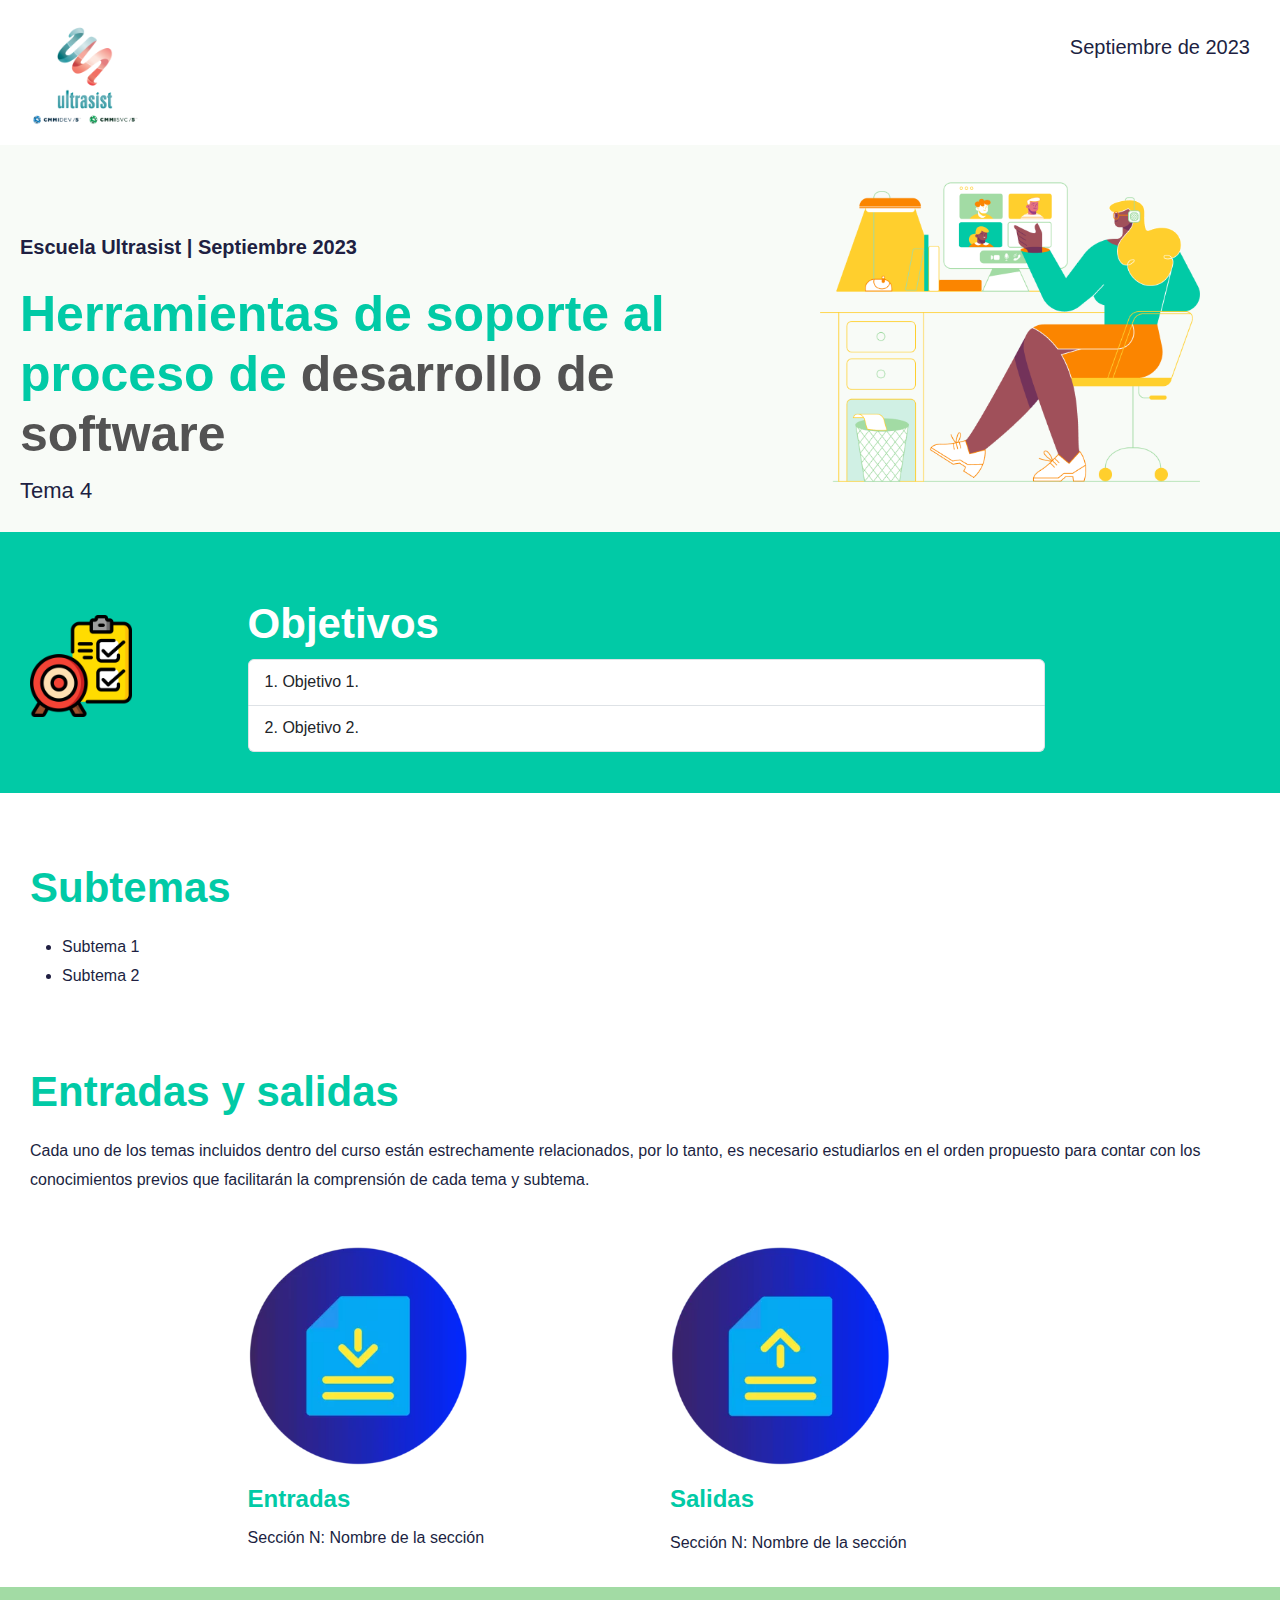
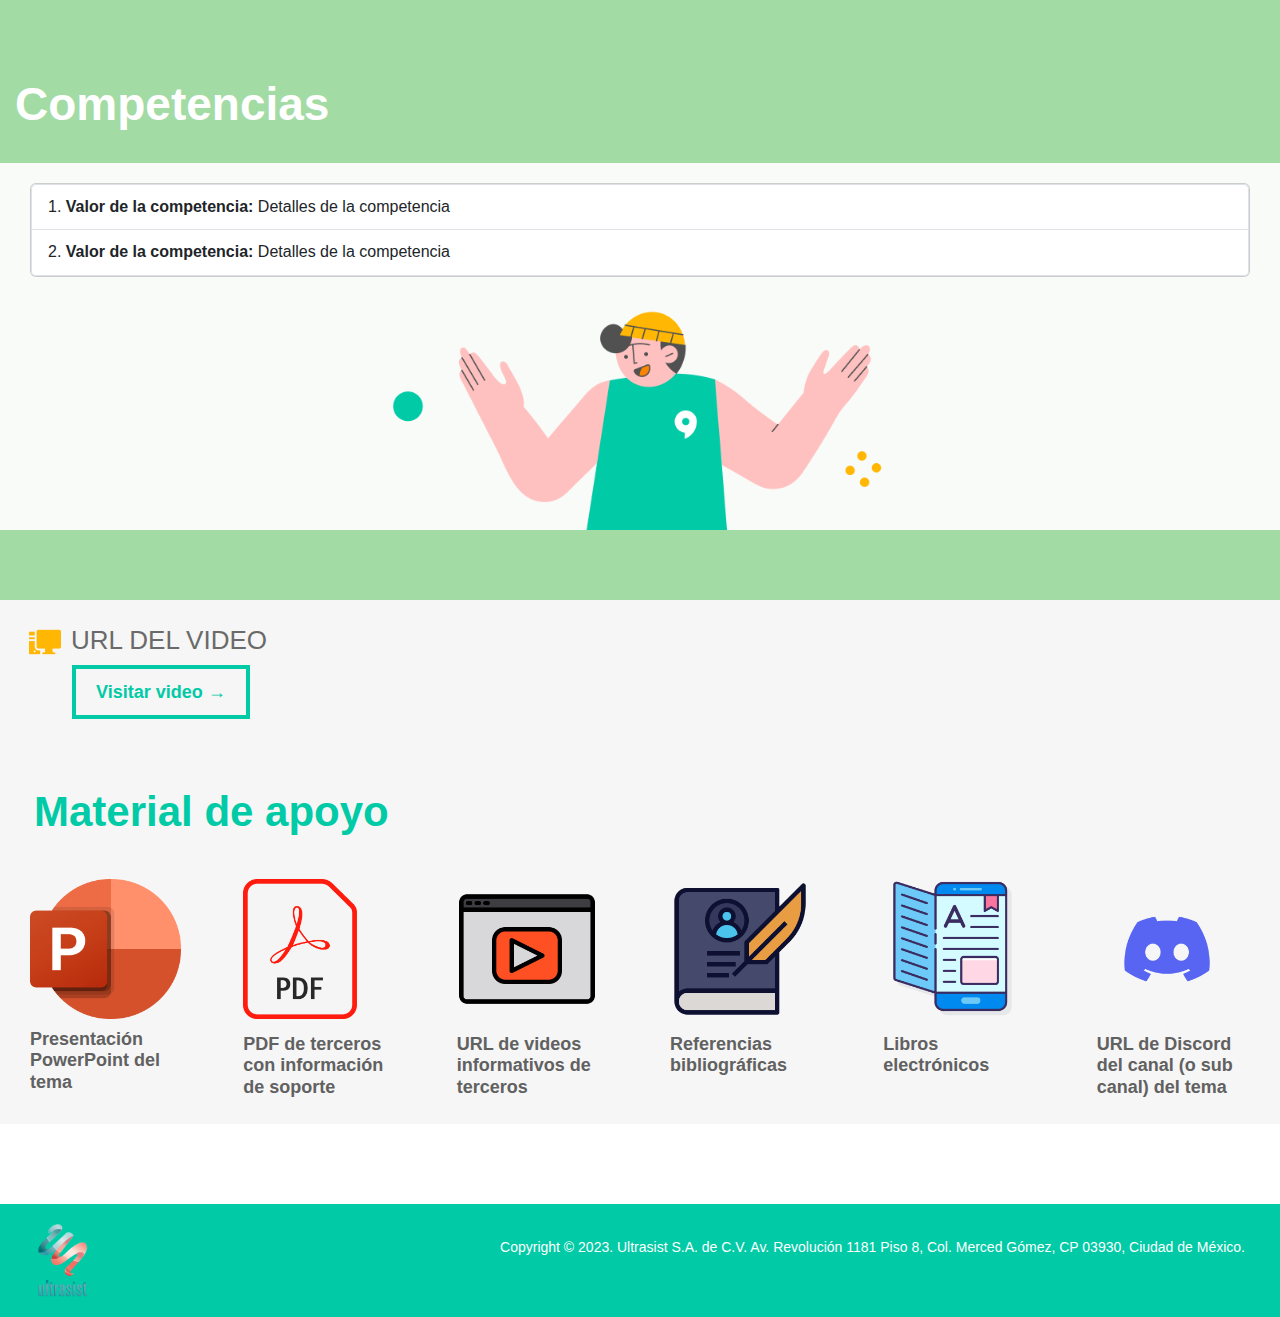
<file: topics/topic4.html>
<!DOCTYPE html>

<html>

<head>
	<title>Tema 4: Herramientas de soporte al proceso de desarrollo de software</title>
	<link rel="shortcut icon" href="../images/logo-ultra.png">
	<meta content="summary_large_image" name="twitter:card" />
	<meta content="website" property="og:type" />
	<meta content="" property="og:description" />
	<meta content="https://hrtxdbq82r.preview-postedstuff.com/V2-ZZkSw-DwPz-kXb6-TS5v/" property="og:url" />
	<meta content="https://pro-bee-beepro-thumbnail.getbee.io/messages/1050267/1035442/1988933/9844051_large.jpg" property="og:image" />
	<meta content="" property="og:title" />
	<meta content="" name="description" />
	<meta charset="utf-8" />
	<meta content="width=device-width" name="viewport" />
	<link href="https://cdn.jsdelivr.net/npm/bootstrap@5.0.0/dist/css/bootstrap.min.css" rel="stylesheet">
	<link rel="stylesheet" href="/css/styles-default.css" type="text/css">
	<link rel="stylesheet" href="/css/styles.css" type="text/css">
</head>

<body>
	<div class="bee-page-container">
		<div class="bee-row bee-row-1">
			<div class="bee-row-content">
				<div class="bee-col bee-col-1 bee-col-w2">
					<div class="bee-block bee-block-1 bee-image">
						<a href="../index.html" target="_self">
							<img alt="Logo Ultrasist" class="bee-fixedwidth" src="../images/logo-ultra.png" style="max-width:120px;" />
						</a>
					</div>
				</div>
				<div class="bee-col bee-col-2 bee-col-w10">
					<div class="bee-block bee-block-1 bee-spacer bee-mobile_hide">
						<div class="spacer" style="height:10px;"></div>
					</div>
					<div class="bee-block bee-block-2 bee-paragraph bee-mobile_hide">
						<p>Septiembre de 2023</p>
					</div>
				</div>
			</div>
		</div>
		<div class="bee-row bee-row-2">
			<div class="bee-row-content">
				<div class="bee-col bee-col-1 bee-col-w7">
					<div class="bee-block bee-block-1 bee-spacer bee-mobile_hide">
						<div class="spacer" style="height:60px;"></div>
					</div>
					<div class="bee-block bee-block-2 bee-paragraph">
						<p>Escuela Ultrasist | Septiembre 2023</p>
					</div>
					<div class="bee-block bee-block-3 bee-heading bee-mobile_hide">
						<h1 style="color:#01caa6;direction:ltr;font-family:Arial, Helvetica Neue, Helvetica, sans-serif;font-size:50px;font-weight:700;letter-spacing:normal;line-height:120%;text-align:left;margin-top:0;margin-bottom:0;">
							<span class="tinyMce-placeholder">Herramientas de soporte al proceso de 
								<span style="color: #535353;">desarrollo de software</span>
							</span>
						</h1>
					</div>
					<div class="bee-block bee-block-4 bee-heading bee-desktop_hide">
						<h1 style="color:#01caa6;direction:ltr;font-family:Arial, Helvetica Neue, Helvetica, sans-serif;font-size:34px;font-weight:700;letter-spacing:normal;line-height:120%;text-align:left;margin-top:0;margin-bottom:0;">
							<span class="tinyMce-placeholder">Herramientas de soporte al proceso de 
								<span style="color: #535353;">desarrollo de software</span>
							</span>
						</h1>
					</div>
					<div class="bee-block bee-block-5 bee-paragraph">
						<p>Tema 4</p>
					</div>
				</div>
				<div class="bee-col bee-col-2 bee-col-w5">
					<div class="bee-block bee-block-2 bee-image">
						<img alt="HR Call Hero Image Placeholder" class="bee-center bee-autowidth" src="../images/onboarding-illo.png" style="max-width:433px;" />
					</div>
				</div>
			</div>
		</div>
        <div class="bee-row bee-row-3">
			<div class="bee-row-content">
				<div class="bee-col bee-col-1 bee-col-w12">
					<div class="bee-block bee-block-1 bee-spacer">
						<div class="spacer" style="height:15px;"></div>
					</div>
				</div>
			</div>
		</div>

        <div class="bee-row bee-row-4">
			<div class="bee-row-content">
				<div class="bee-col bee-col-1 bee-col-w2">
					<div class="bee-block bee-block-1 bee-image">
						<img alt="Calendar Icon" class="bee-autowidth" src="../images/icon-objetivo.png" style="max-width:102px;" />
					</div>
				</div>
				<div class="bee-col bee-col-2 bee-col-w8">
					<div class="bee-block bee-block-1 bee-heading bee-mobile_hide">
						<h3 style="color:#ffffff;direction:ltr;font-family:Arial, Helvetica Neue, Helvetica, sans-serif;font-size:42px;font-weight:700;letter-spacing:normal;line-height:120%;text-align:left;margin-top:0;margin-bottom:0;">
							<span class="tinyMce-placeholder">Objetivos</span>
						</h3>
					</div>
					<div class="bee-block bee-block-2 bee-heading bee-desktop_hide">
						<h3 style="color:#ffffff;direction:ltr;font-family:Arial, Helvetica Neue, Helvetica, sans-serif;font-size:32px;font-weight:700;letter-spacing:normal;line-height:120%;text-align:left;margin-top:0;margin-bottom:0;">
							<span class="tinyMce-placeholder">Objetivos</span>
						</h3>
					</div>
					<div class="bee-block bee-block-3 bee-paragraph">
						<ul class="list-group list-group-numbered mb-3">
                            <li class="list-group-item">
                                Objetivo 1.
                            </li>
                            <li class="list-group-item">
                                Objetivo 2.
                            </li>
                        </ul>
					</div>
					<div class="bee-block bee-block-5 bee-spacer bee-desktop_hide">
						<div class="spacer" style="height:35px;"></div>
					</div>
				</div>
				<div class="bee-col bee-col-3 bee-col-w1">
					<div class="bee-block bee-block-1 bee-spacer bee-mobile_hide">
						<div class="spacer" style="height:120px;"></div>
					</div>
				</div>
			</div>
		</div>

        <div class="bee-row bee-row-23">
			<div class="bee-row-content">
				<div class="bee-col bee-col-1 bee-col-w12">
					<div class="bee-block bee-block-1 bee-spacer bee-mobile_hide">
						<div class="spacer" style="height:40px;"></div>
					</div>
					<div class="bee-block bee-block-2 bee-heading bee-mobile_hide">
						<h2 style="color:#01caa6;direction:ltr;font-family:Arial, Helvetica Neue, Helvetica, sans-serif;font-size:42px;font-weight:700;letter-spacing:normal;line-height:120%;text-align:left;margin-top:0;margin-bottom:0;">
							<span class="tinyMce-placeholder">Subtemas</span>
						</h2>
					</div>
					<div class="bee-block bee-block-3 bee-heading bee-desktop_hide">
						<h2 style="color:#01caa6;direction:ltr;font-family:Arial, Helvetica Neue, Helvetica, sans-serif;font-size:32px;font-weight:700;letter-spacing:normal;line-height:120%;text-align:left;margin-top:0;margin-bottom:0;">
							Subtemas
						</h2>
					</div>
					<div class="bee-block bee-block-4 bee-paragraph">
						<ul>
							<li>Subtema 1</li>
							<li>Subtema 2</li>
						</ul>
					</div>
				</div>
			</div>
		</div>

        <div class="bee-row bee-row-21">
			<div class="bee-row-content">
				<div class="bee-col bee-col-1 bee-col-w12">
					<div class="bee-block bee-block-2 bee-heading bee-mobile_hide">
						<h2 style="color:#01caa6;direction:ltr;font-family:Arial, Helvetica Neue, Helvetica, sans-serif;font-size:42px;font-weight:700;letter-spacing:normal;line-height:120%;text-align:left;margin-top:0;margin-bottom:0;">
							Entradas y salidas
						</h2>
					</div>
					<div class="bee-block bee-block-3 bee-heading bee-desktop_hide">
						<h2 style="color:#01caa6;direction:ltr;font-family:Arial, Helvetica Neue, Helvetica, sans-serif;font-size:32px;font-weight:700;letter-spacing:normal;line-height:120%;text-align:left;margin-top:0;margin-bottom:0;">
							<span class="tinyMce-placeholder">Entradas y salidas</span> </h2>
					</div>
					<div class="bee-block bee-block-4 bee-paragraph">
						<p>Cada uno de los temas incluidos dentro del curso est&aacute;n estrechamente relacionados, por lo tanto, 
                            es necesario estudiarlos en el orden propuesto para contar con los conocimientos previos que facilitar&aacute;n
                            la comprensi&oacute;n de cada tema y subtema.</p>
					</div>
				</div>
			</div>
		</div>

        <div class="bee-row bee-row-22">
			<div class="bee-row-content centrar-contenido-div">
				<div class="bee-col bee-col-1 bee-col-w4">
					<div class="bee-block bee-block-1 bee-image">
						<img alt="Tareas" class="bee-autowidth" src="../images/icon-entrada.webp" style="max-width:220px;" />
					</div>
					<div class="bee-block bee-block-2 bee-heading">
						<h1 style="color:#01caa6;direction:ltr;font-family:Arial, Helvetica Neue, Helvetica, sans-serif;font-size:24px;font-weight:700;letter-spacing:normal;line-height:120%;text-align:left;margin-top:0;margin-bottom:0;">
							<span class="tinyMce-placeholder">Entradas</span>
						</h1>
					</div>
					<div class="bee-block bee-block-3 bee-paragraph">
						<p>Sección N: Nombre de la secci&oacute;n</p>
					</div>
				</div>
				<div class="bee-col bee-col-3 bee-col-w4">
					<div class="bee-block bee-block-1 bee-image">
						<img alt="Mensajeria" class="bee-autowidth" src="../images/icon-salida.webp" style="max-width:220px;" />
					</div>
					<div class="bee-block bee-block-2 bee-heading">
						<h1 style="color:#01caa6;direction:ltr;font-family:Arial, Helvetica Neue, Helvetica, sans-serif;font-size:24px;font-weight:700;letter-spacing:normal;line-height:120%;text-align:left;margin-top:0;margin-bottom:0;">
							<span class="tinyMce-placeholder">Salidas</span>
						</h1>
					</div>
					<div class="bee-block bee-block-3 bee-paragraph">
						<p>Sección N: Nombre de la secci&oacute;n</p>
					</div>
				</div>
			</div>
		</div>

		<div class="bee-row bee-row-27">
			<div class="bee-row-content">
				<div class="bee-col bee-col-1 bee-col-w12">
					<div class="bee-block bee-block-1 bee-spacer">
						<div class="spacer" style="height:60px;"></div>
					</div>
				</div>
			</div>
		</div>

        <div class="bee-row bee-row-16">
			<div class="bee-row-content">
				<div class="bee-col bee-col-1 bee-col-w12">
					<div class="bee-block bee-block-2 bee-heading bee-mobile_hide">
						<h3 style="color:#ffffff;direction:ltr;font-family:Arial, Helvetica Neue, Helvetica, sans-serif;font-size:46px;font-weight:700;letter-spacing:normal;line-height:120%;text-align:left;margin-top:0;margin-bottom:0;">
							<span class="tinyMce-placeholder">Competencias</span>
						</h3>
					</div>
					<div class="bee-block bee-block-3 bee-heading bee-desktop_hide">
						<h3 style="color:#ffffff;direction:ltr;font-family:Arial, Helvetica Neue, Helvetica, sans-serif;font-size:32px;font-weight:700;letter-spacing:normal;line-height:120%;text-align:left;margin-top:0;margin-bottom:0;">
							<span class="tinyMce-placeholder">Competencias</h3>
					</div>
				</div>
			</div>
		</div>

		<div class="bee-row bee-row-26">
			<div class="bee-row-content">
				<div class="bee-col bee-col-1 bee-col-w12">
					<div class="bee-block bee-block-4 bee-paragraph">
						<div class="card text-bg-light text-start">
                            <ol class="list-group list-group-numbered">
                                <li class="list-group-item">
                                    <span class="fw-bold">Valor de la competencia:</span> 
									Detalles de la competencia
                                </li>
								<li class="list-group-item">
                                    <span class="fw-bold">Valor de la competencia:</span> 
									Detalles de la competencia
                                </li>
                            </ol>
                        </div>
					</div>
					<div class="bee-block bee-block-5 bee-image">
						<img alt="Hello Illustration" class="bee-center bee-fixedwidth" src="../images/0f28bbe5-f3f9-48c3-a6c0-d9dd8302b547.png" style="max-width:558px;" />
					</div>
				</div>
			</div>
		</div>

		<div class="bee-row bee-row-27">
			<div class="bee-row-content">
				<div class="bee-col bee-col-1 bee-col-w12">
					<div class="bee-block bee-block-1 bee-spacer">
						<div class="spacer" style="height:60px;"></div>
					</div>
				</div>
			</div>
		</div>

        <div class="bee-row bee-row-10">
			<div class="bee-row-content">
				<div class="bee-col bee-col-1 bee-col-w12">
					<div class="bee-block bee-block-1 bee-icons">
						<div class="bee-icon bee-icon-last">
							<div class="bee-content">
								<div class="bee-icon-image">
									<img height="32px" src="../images/Tools.png" width="auto" />
								</div>
								<div class="bee-icon-label bee-icon-label-right uppercase">URL del video</div>
							</div>
                            <div class="bee-content bee-button">
                                <a class="bee-button-content ms-5 mb-5" href="https://aws.s3.ultrasist.net/video-clase-arquitectura.mp4" style="font-size: 18px; background-color: transparent; border-bottom: 4px solid #01CAA6; border-left: 4px solid #01CAA6; border-radius: 0px; border-right: 4px solid #01CAA6; border-top: 4px solid #01CAA6; color: #01caa6; direction: ltr; font-family: inherit; font-weight: 700; max-width: 100%; padding-bottom: 5px; padding-left: 20px; padding-right: 20px; padding-top: 5px; width: auto; display: inline-block;" target="_self">
                                    <span style="word-break: break-word; font-size: 18px; line-height: 200%;">
                                        <span style="font-size: 18px;">
                                            <strong style="font-size: 18px;">Visitar video →</strong>
                                        </span>
                                    </span>
                                </a>
                            </div>
						</div>
					</div>
					<div class="bee-block bee-block-2 bee-heading bee-desktop_hide">
						<h2 style="color:#01caa6;direction:ltr;font-family:Arial, Helvetica Neue, Helvetica, sans-serif;font-size:32px;font-weight:700;letter-spacing:normal;line-height:120%;text-align:left;margin-top:0;margin-bottom:0;">
							<span class="tinyMce-placeholder">Material de apoyo</span> 
						</h2>
					</div>
					<div class="bee-block bee-block-3 bee-heading bee-mobile_hide">
						<h2 style="color:#01caa6;direction:ltr;font-family:Arial, Helvetica Neue, Helvetica, sans-serif;font-size:42px;font-weight:700;letter-spacing:normal;line-height:120%;text-align:left;margin-top:0;margin-bottom:0;">
							<span class="tinyMce-placeholder">Material de apoyo</span>
						</h2>
					</div>
				</div>
			</div>
		</div>

        <div class="bee-row bee-row-11">
			<div class="bee-row-content">
				<div class="bee-col bee-col-1 bee-col-w3">
					<div class="bee-block bee-block-1 bee-image">
						<img alt="Gmail Icon" class="bee-fixedwidth" src="../images/BEE_HR_Onboarding_PowerPoint.png" style="max-height:140px;width: auto;" />
					</div>
					<div class="bee-block bee-block-2 bee-heading">
						<h1 style="color:#616161;direction:ltr;font-family:Arial, Helvetica Neue, Helvetica, sans-serif;font-size:18px;font-weight:700;letter-spacing:normal;line-height:120%;text-align:left;margin-top:0;margin-bottom:0;">
							<span class="tinyMce-placeholder">Presentaci&oacute;n PowerPoint del tema</span>
						</h1>
					</div>
				</div>
				<div class="bee-col bee-col-2 bee-col-w3">
					<div class="bee-block bee-block-1 bee-image">
						<img alt="Zoom Icon" class="bee-fixedwidth" src="../images/BEE_HR_Onboarding_PDF.png" style="max-height:140px;width: auto;" />
					</div>
					<div class="bee-block bee-block-2 bee-heading">
						<h1 style="color:#616161;direction:ltr;font-family:Arial, 'Helvetica Neue', Helvetica, sans-serif;font-size:18px;font-weight:700;letter-spacing:normal;line-height:120%;text-align:left;margin-top:0;margin-bottom:0;">
							PDF de terceros con informaci&oacute;n de soporte 
						</h1>
					</div>
				</div>
				<div class="bee-col bee-col-3 bee-col-w3">
					<div class="bee-block bee-block-1 bee-image">
						<img alt="Docs Icon" class="bee-fixedwidth" src="../images/BEE_HR_Onboarding_Video.png" style="max-height:140px;width: auto;" />
					</div>
					<div class="bee-block bee-block-2 bee-heading">
						<h1 style="color:#616161;direction:ltr;font-family:Arial, 'Helvetica Neue', Helvetica, sans-serif;font-size:18px;font-weight:700;letter-spacing:normal;line-height:120%;text-align:left;margin-top:0;margin-bottom:0;">
							URL de videos informativos de terceros
						</h1>
					</div>
				</div>
				<div class="bee-col bee-col-4 bee-col-w3">
					<div class="bee-block bee-block-1 bee-image">
						<img alt="Drive Icon" class="bee-fixedwidth" src="../images/BEE_HR_Onboarding_Bibliografia.png" style="max-height:140px;width: auto;" />
					</div>
					<div class="bee-block bee-block-2 bee-heading">
						<h1 style="color:#616161;direction:ltr;font-family:Arial, 'Helvetica Neue', Helvetica, sans-serif;font-size:18px;font-weight:700;letter-spacing:normal;line-height:120%;text-align:left;margin-top:0;margin-bottom:0;">
							Referencias bibliográficas
						</h1>
					</div>
				</div>
				<div class="bee-col bee-col-4 bee-col-w3">
					<div class="bee-block bee-block-1 bee-image">
						<img alt="Drive Icon" class="bee-fixedwidth" src="../images/BEE_HR_Onboarding_Libros.png" style="max-height:140px;width: auto;" />
					</div>
					<div class="bee-block bee-block-2 bee-heading">
						<h1 style="color:#616161;direction:ltr;font-family:Arial, 'Helvetica Neue', Helvetica, sans-serif;font-size:18px;font-weight:700;letter-spacing:normal;line-height:120%;text-align:left;margin-top:0;margin-bottom:0;">
							<span class="tinyMce-placeholder">Libros electr&oacute;nicos</span>
						</h1>
					</div>
				</div>
                <div class="bee-col bee-col-4 bee-col-w3">
					<div class="bee-block bee-block-1 bee-image">
						<img alt="Drive Icon" class="bee-fixedwidth" src="../images/BEE_HR_Onboarding_Discord.png" style="max-height:140px;width: auto;" />
					</div>
					<div class="bee-block bee-block-2 bee-heading">
						<h1 style="color:#616161;direction:ltr;font-family:Arial, 'Helvetica Neue', Helvetica, sans-serif;font-size:18px;font-weight:700;letter-spacing:normal;line-height:120%;text-align:left;margin-top:0;margin-bottom:0;">
							<span class="tinyMce-placeholder">URL de Discord del canal (o sub canal) del tema</span>
						</h1>
					</div>
				</div>
			</div>
		</div>

		<div class="bee-row bee-row-28">
			<div class="bee-row-content">
				<div class="bee-col bee-col-1 bee-col-w12">
					<div class="bee-block bee-block-1 bee-spacer">
						<div class="spacer" style="height:80px;"></div>
					</div>
				</div>
			</div>
		</div>
		<div class="bee-row bee-row-29">
			<div class="bee-row-content">
				<div class="bee-col bee-col-1 bee-col-w2">
					<div class="bee-block bee-block-1 bee-image">
                        <a href="https://www.ultrasist.mx/ultrasite/" target="_self">
                            <img alt="Placeholder Logo" class="bee-fixedwidth" src="../images/HR-logo-ultra.png" style="max-width:73px;" /></a>
                        </div>
				</div>
				<div class="bee-col bee-col-2 bee-col-w10">
					<div class="bee-block bee-block-1 bee-spacer">
						<div class="spacer" style="height:10px;"></div>
					</div>
					<div class="bee-block bee-block-2 bee-paragraph">
						<p>Copyright © 2023. Ultrasist S.A. de C.V. Av. Revolución 1181 Piso 8, Col. Merced Gómez, CP 03930, Ciudad de México.</p>
					</div>
				</div>
			</div>
		</div>
	</div>

	<script src="https://code.jquery.com/jquery-3.6.0.min.js"></script>
    <script src="https://cdn.jsdelivr.net/npm/bootstrap@5.0.0/dist/js/bootstrap.bundle.min.js"></script>
</body>
</html>
</file>
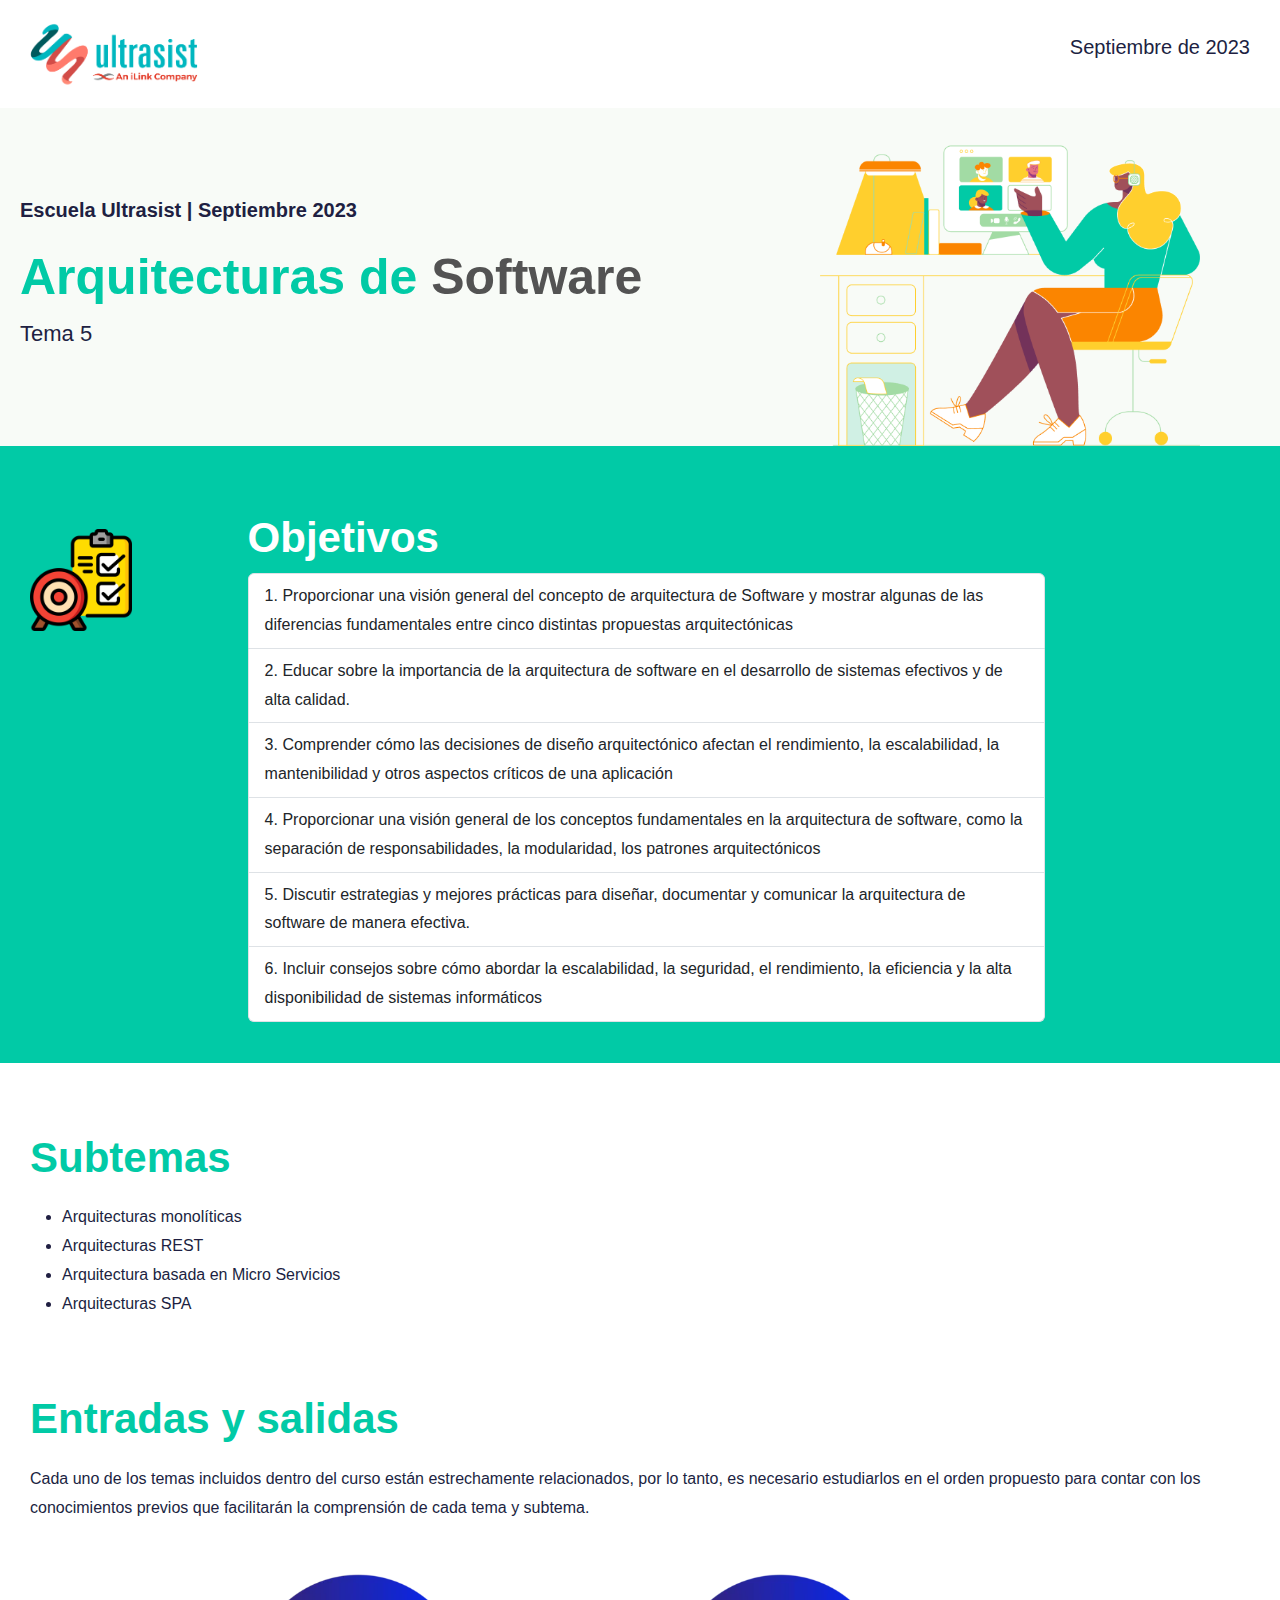
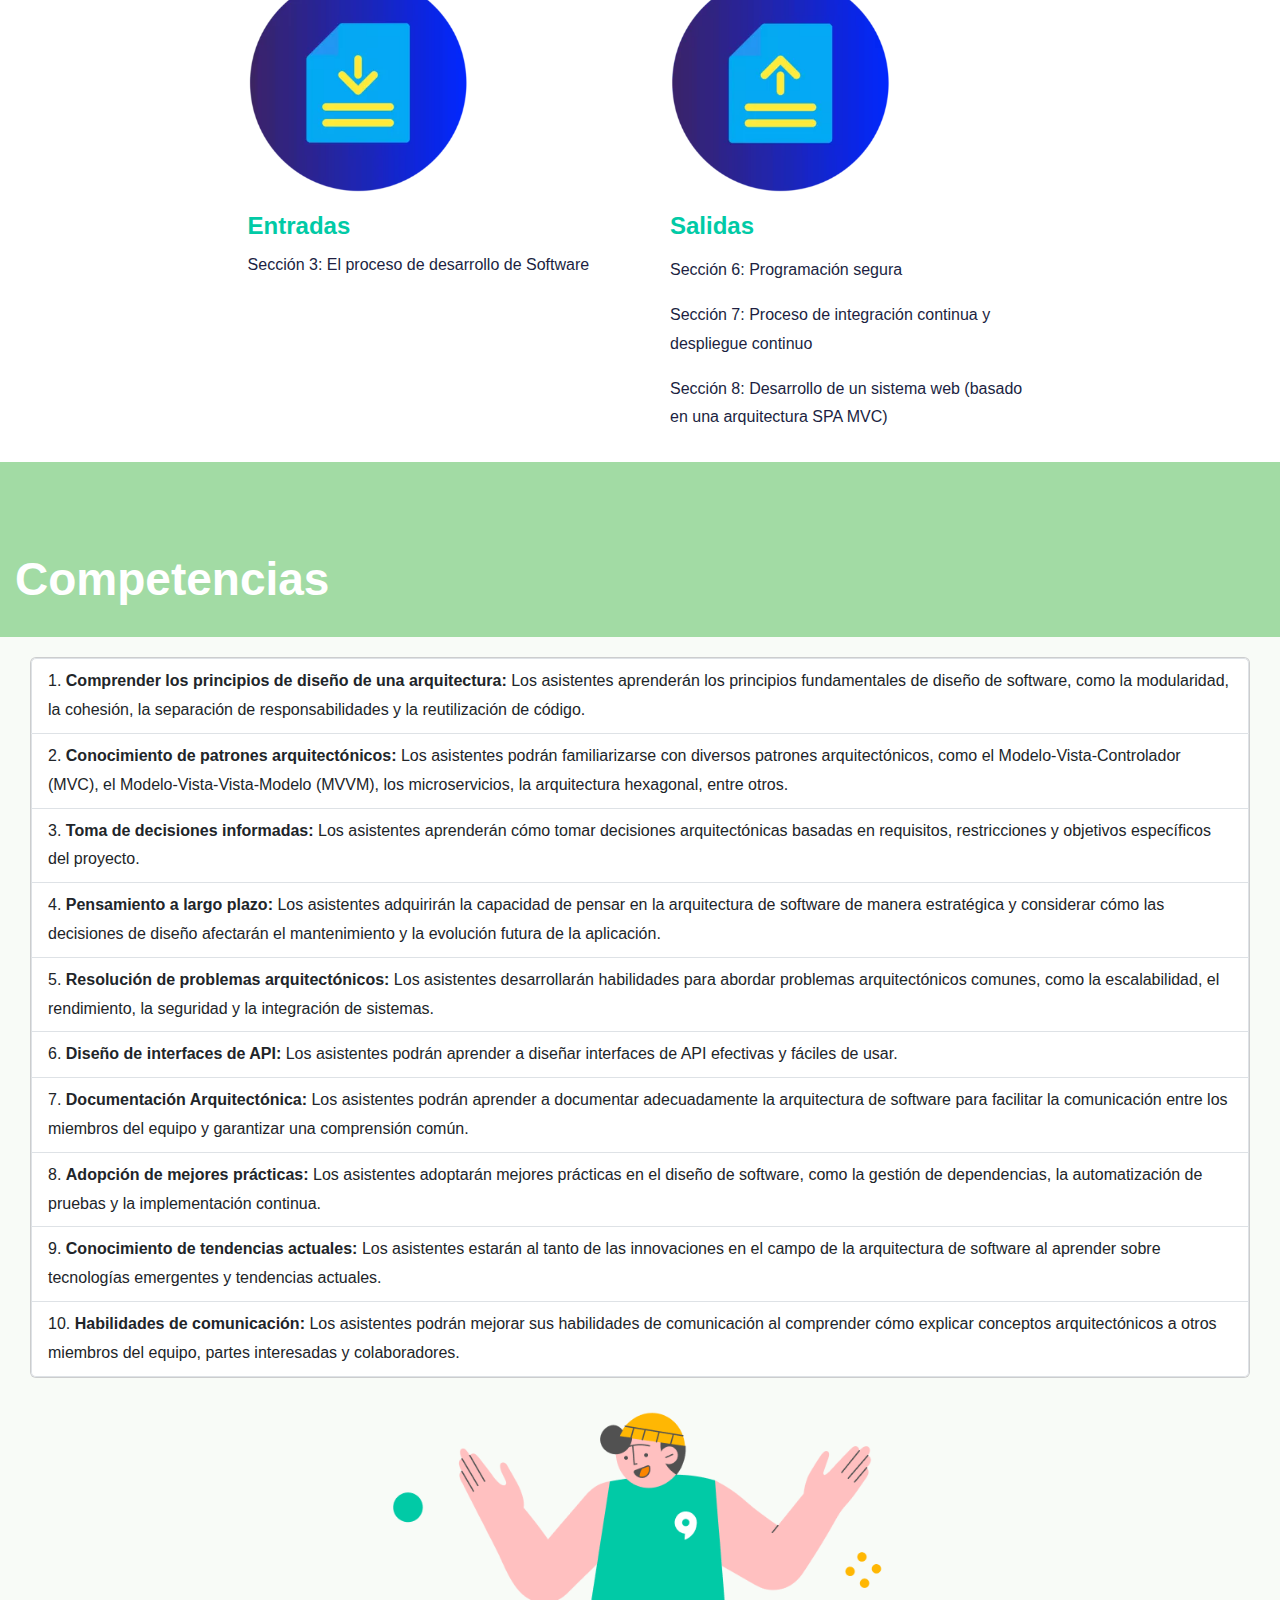
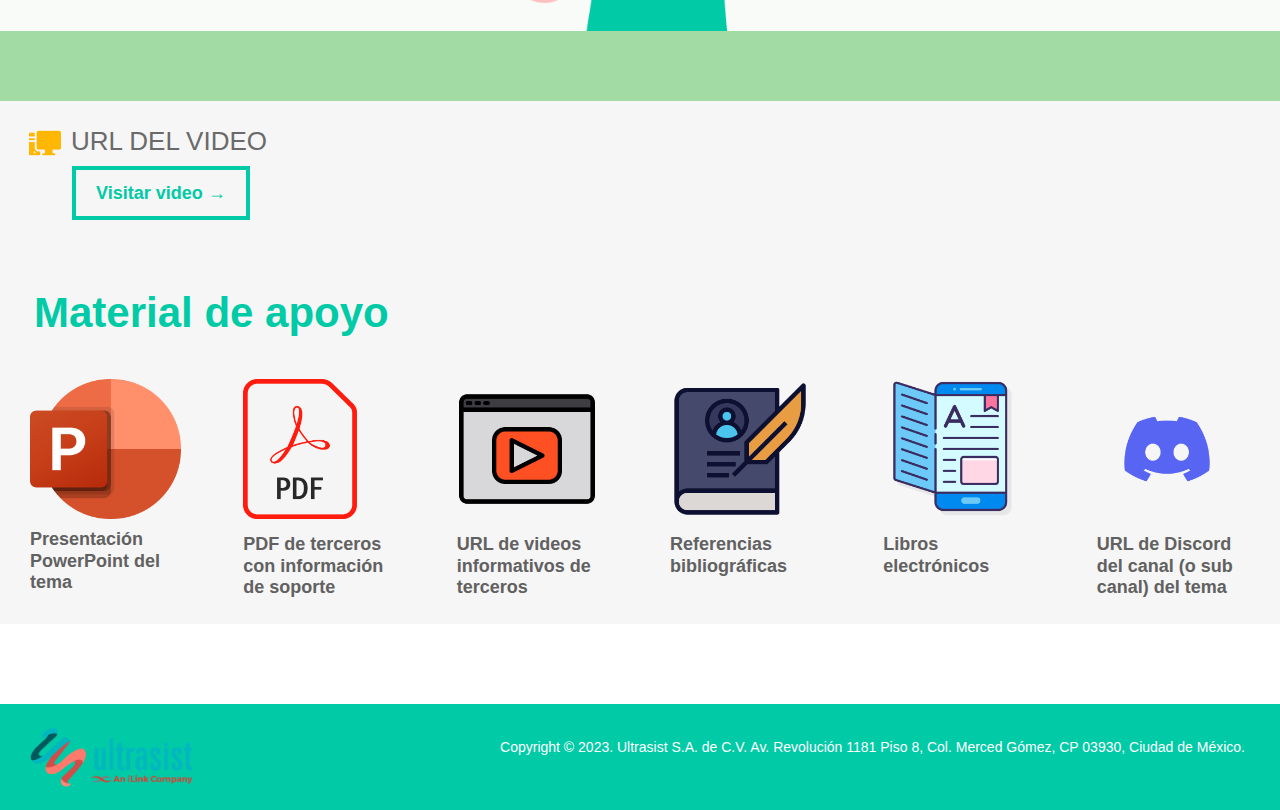
<file: topics/topic5.html>
<!DOCTYPE html>

<html>

<head>
	<title>Tema 5: Arquitecturas de software</title>
	<link rel="shortcut icon" href="../images/HR-logo-ultra.png">
	<meta content="summary_large_image" name="twitter:card" />
	<meta content="website" property="og:type" />
	<meta content="" property="og:description" />
	<meta content="https://hrtxdbq82r.preview-postedstuff.com/V2-ZZkSw-DwPz-kXb6-TS5v/" property="og:url" />
	<meta content="https://pro-bee-beepro-thumbnail.getbee.io/messages/1050267/1035442/1988933/9844051_large.jpg" property="og:image" />
	<meta content="" property="og:title" />
	<meta content="" name="description" />
	<meta charset="utf-8" />
	<meta content="width=device-width" name="viewport" />
	<link href="https://cdn.jsdelivr.net/npm/bootstrap@5.0.0/dist/css/bootstrap.min.css" rel="stylesheet">
	<link rel="stylesheet" href="/css/styles-default.css" type="text/css">
	<link rel="stylesheet" href="/css/styles.css" type="text/css">
</head>

<body>
	<div class="bee-page-container">
		<div class="bee-row bee-row-1">
			<div class="bee-row-content">
				<div class="bee-col bee-col-1 bee-col-w2">
					<div class="bee-block bee-block-1 bee-image">
						<a href="../index.html" target="_self">
							<img alt="Logo Ultrasist" class="bee-fixedwidth" src="../images/logo-ultra3.png" style="max-width: 370px;height: auto;" />
						</a>
					</div>
				</div>
				<div class="bee-col bee-col-2 bee-col-w10">
					<div class="bee-block bee-block-1 bee-spacer bee-mobile_hide">
						<div class="spacer" style="height:10px;"></div>
					</div>
					<div class="bee-block bee-block-2 bee-paragraph bee-mobile_hide">
						<p>Septiembre de 2023</p>
					</div>
				</div>
			</div>
		</div>
		<div class="bee-row bee-row-2">
			<div class="bee-row-content">
				<div class="bee-col bee-col-1 bee-col-w7">
					<div class="bee-block bee-block-1 bee-spacer bee-mobile_hide">
						<div class="spacer" style="height:60px;"></div>
					</div>
					<div class="bee-block bee-block-2 bee-paragraph">
						<p>Escuela Ultrasist | Septiembre 2023</p>
					</div>
					<div class="bee-block bee-block-3 bee-heading bee-mobile_hide">
						<h1 style="color:#01caa6;direction:ltr;font-family:Arial, Helvetica Neue, Helvetica, sans-serif;font-size:50px;font-weight:700;letter-spacing:normal;line-height:120%;text-align:left;margin-top:0;margin-bottom:0;">
							<span class="tinyMce-placeholder">Arquitecturas de
								<span style="color: #535353;">Software</span>
							</span>
						</h1>
					</div>
					<div class="bee-block bee-block-4 bee-heading bee-desktop_hide">
						<h1 style="color:#01caa6;direction:ltr;font-family:Arial, Helvetica Neue, Helvetica, sans-serif;font-size:34px;font-weight:700;letter-spacing:normal;line-height:120%;text-align:left;margin-top:0;margin-bottom:0;">
							<span class="tinyMce-placeholder">Arquitecturas de
								<span style="color: #535353;">Software</span>
							</span> 
						</h1>
					</div>
					<div class="bee-block bee-block-5 bee-paragraph">
						<p>Tema 5</p>
					</div>
				</div>
				<div class="bee-col bee-col-2 bee-col-w5">
					<div class="bee-block bee-block-2 bee-image">
						<img alt="HR Call Hero Image Placeholder" class="bee-center bee-autowidth" src="../images/onboarding-illo.png" style="max-width:433px;" />
					</div>
				</div>
			</div>
		</div>
        <div class="bee-row bee-row-3">
			<div class="bee-row-content">
				<div class="bee-col bee-col-1 bee-col-w12">
					<div class="bee-block bee-block-1 bee-spacer">
						<div class="spacer" style="height:15px;"></div>
					</div>
				</div>
			</div>
		</div>

        <div class="bee-row bee-row-4">
			<div class="bee-row-content">
				<div class="bee-col bee-col-1 bee-col-w2">
					<div class="bee-block bee-block-1 bee-image">
						<img alt="Calendar Icon" class="bee-autowidth" src="../images/icon-objetivo.png" style="max-width:102px;" />
					</div>
				</div>
				<div class="bee-col bee-col-2 bee-col-w8">
					<div class="bee-block bee-block-1 bee-heading bee-mobile_hide">
						<h3 style="color:#ffffff;direction:ltr;font-family:Arial, Helvetica Neue, Helvetica, sans-serif;font-size:42px;font-weight:700;letter-spacing:normal;line-height:120%;text-align:left;margin-top:0;margin-bottom:0;">
							<span class="tinyMce-placeholder">Objetivos</span>
						</h3>
					</div>
					<div class="bee-block bee-block-2 bee-heading bee-desktop_hide">
						<h3 style="color:#ffffff;direction:ltr;font-family:Arial, Helvetica Neue, Helvetica, sans-serif;font-size:32px;font-weight:700;letter-spacing:normal;line-height:120%;text-align:left;margin-top:0;margin-bottom:0;">
							<span class="tinyMce-placeholder">Objetivos</span>
						</h3>
					</div>
					<div class="bee-block bee-block-3 bee-paragraph">
						<ul class="list-group list-group-numbered mb-3">
                            <li class="list-group-item">
                                Proporcionar una visi&oacute;n general del concepto de arquitectura de Software y mostrar algunas de las diferencias 
                                fundamentales entre cinco distintas propuestas arquitect&oacute;nicas
                            </li>
                            <li class="list-group-item">
                                Educar sobre la importancia de la arquitectura de software en el desarrollo de sistemas efectivos y de alta calidad.
                            </li>
                            <li class="list-group-item">
                                Comprender c&oacute;mo las decisiones de diseño arquitect&oacute;nico afectan el rendimiento, la escalabilidad, la 
                                mantenibilidad y otros aspectos cr&iacute;ticos de una aplicaci&oacute;n
                            </li>
                            <li class="list-group-item">
                                Proporcionar una visi&oacute;n general de los conceptos fundamentales en la arquitectura de software, como la 
                                separaci&oacute;n de responsabilidades, la modularidad, los patrones arquitect&oacute;nicos
                            </li>
                            <li class="list-group-item">
                                Discutir estrategias y mejores pr&aacute;cticas para diseñar, documentar y comunicar la arquitectura de software de manera efectiva.
                            </li>
                            <li class="list-group-item">
                                Incluir consejos sobre c&oacute;mo abordar la escalabilidad, la seguridad, el rendimiento, la eficiencia y la 
                                alta disponibilidad de sistemas inform&aacute;ticos
                            </li>
                        </ul>
					</div>
					<div class="bee-block bee-block-5 bee-spacer bee-desktop_hide">
						<div class="spacer" style="height:35px;"></div>
					</div>
				</div>
				<div class="bee-col bee-col-3 bee-col-w1">
					<div class="bee-block bee-block-1 bee-spacer bee-mobile_hide">
						<div class="spacer" style="height:120px;"></div>
					</div>
				</div>
			</div>
		</div>

        <div class="bee-row bee-row-23">
			<div class="bee-row-content">
				<div class="bee-col bee-col-1 bee-col-w12">
					<div class="bee-block bee-block-1 bee-spacer bee-mobile_hide">
						<div class="spacer" style="height:40px;"></div>
					</div>
					<div class="bee-block bee-block-2 bee-heading bee-mobile_hide">
						<h2 style="color:#01caa6;direction:ltr;font-family:Arial, Helvetica Neue, Helvetica, sans-serif;font-size:42px;font-weight:700;letter-spacing:normal;line-height:120%;text-align:left;margin-top:0;margin-bottom:0;">
							<span class="tinyMce-placeholder">Subtemas</span>
						</h2>
					</div>
					<div class="bee-block bee-block-3 bee-heading bee-desktop_hide">
						<h2 style="color:#01caa6;direction:ltr;font-family:Arial, Helvetica Neue, Helvetica, sans-serif;font-size:32px;font-weight:700;letter-spacing:normal;line-height:120%;text-align:left;margin-top:0;margin-bottom:0;">
							Subtemas
						</h2>
					</div>
					<div class="bee-block bee-block-4 bee-paragraph">
						<ul>
							<li>Arquitecturas monolíticas</li>
							<li>Arquitecturas REST</li>
							<li>Arquitectura basada en Micro Servicios</li>
							<li>Arquitecturas SPA</li>
						</ul>
					</div>
				</div>
			</div>
		</div>

        <div class="bee-row bee-row-21">
			<div class="bee-row-content">
				<div class="bee-col bee-col-1 bee-col-w12">
					<div class="bee-block bee-block-2 bee-heading bee-mobile_hide">
						<h2 style="color:#01caa6;direction:ltr;font-family:Arial, Helvetica Neue, Helvetica, sans-serif;font-size:42px;font-weight:700;letter-spacing:normal;line-height:120%;text-align:left;margin-top:0;margin-bottom:0;">
							Entradas y salidas
						</h2>
					</div>
					<div class="bee-block bee-block-3 bee-heading bee-desktop_hide">
						<h2 style="color:#01caa6;direction:ltr;font-family:Arial, Helvetica Neue, Helvetica, sans-serif;font-size:32px;font-weight:700;letter-spacing:normal;line-height:120%;text-align:left;margin-top:0;margin-bottom:0;">
							<span class="tinyMce-placeholder">Entradas y salidas</span> </h2>
					</div>
					<div class="bee-block bee-block-4 bee-paragraph">
						<p>Cada uno de los temas incluidos dentro del curso est&aacute;n estrechamente relacionados, por lo tanto, 
                            es necesario estudiarlos en el orden propuesto para contar con los conocimientos previos que facilitar&aacute;n
                            la comprensi&oacute;n de cada tema y subtema.</p>
					</div>
				</div>
			</div>
		</div>

        <div class="bee-row bee-row-22">
			<div class="bee-row-content centrar-contenido-div">
				<div class="bee-col bee-col-1 bee-col-w4">
					<div class="bee-block bee-block-1 bee-image">
						<img alt="Tareas" class="bee-autowidth" src="../images/icon-entrada.webp" style="max-width:220px;" />
					</div>
					<div class="bee-block bee-block-2 bee-heading">
						<h1 style="color:#01caa6;direction:ltr;font-family:Arial, Helvetica Neue, Helvetica, sans-serif;font-size:24px;font-weight:700;letter-spacing:normal;line-height:120%;text-align:left;margin-top:0;margin-bottom:0;">
							<span class="tinyMce-placeholder">Entradas</span>
						</h1>
					</div>
					<div class="bee-block bee-block-3 bee-paragraph">
						<p>Sección 3: El proceso de desarrollo de Software</p>
					</div>
				</div>
				<div class="bee-col bee-col-3 bee-col-w4">
					<div class="bee-block bee-block-1 bee-image">
						<img alt="Mensajeria" class="bee-autowidth" src="../images/icon-salida.webp" style="max-width:220px;" />
					</div>
					<div class="bee-block bee-block-2 bee-heading">
						<h1 style="color:#01caa6;direction:ltr;font-family:Arial, Helvetica Neue, Helvetica, sans-serif;font-size:24px;font-weight:700;letter-spacing:normal;line-height:120%;text-align:left;margin-top:0;margin-bottom:0;">
							<span class="tinyMce-placeholder">Salidas</span>
						</h1>
					</div>
					<div class="bee-block bee-block-3 bee-paragraph">
						<p>Sección 6: Programaci&oacute;n segura</p>
						<p>Sección 7: Proceso de integraci&oacute;n continua y despliegue continuo</p>
						<p>Sección 8: Desarrollo de un sistema web (basado en una arquitectura SPA MVC)</p>
					</div>
				</div>
			</div>
		</div>

		<div class="bee-row bee-row-27">
			<div class="bee-row-content">
				<div class="bee-col bee-col-1 bee-col-w12">
					<div class="bee-block bee-block-1 bee-spacer">
						<div class="spacer" style="height:60px;"></div>
					</div>
				</div>
			</div>
		</div>

        <div class="bee-row bee-row-16">
			<div class="bee-row-content">
				<div class="bee-col bee-col-1 bee-col-w12">
					<div class="bee-block bee-block-2 bee-heading bee-mobile_hide">
						<h3 style="color:#ffffff;direction:ltr;font-family:Arial, Helvetica Neue, Helvetica, sans-serif;font-size:46px;font-weight:700;letter-spacing:normal;line-height:120%;text-align:left;margin-top:0;margin-bottom:0;">
							<span class="tinyMce-placeholder">Competencias</span>
						</h3>
					</div>
					<div class="bee-block bee-block-3 bee-heading bee-desktop_hide">
						<h3 style="color:#ffffff;direction:ltr;font-family:Arial, Helvetica Neue, Helvetica, sans-serif;font-size:32px;font-weight:700;letter-spacing:normal;line-height:120%;text-align:left;margin-top:0;margin-bottom:0;">
							<span class="tinyMce-placeholder">Competencias</h3>
					</div>
				</div>
			</div>
		</div>

		<div class="bee-row bee-row-26">
			<div class="bee-row-content">
				<div class="bee-col bee-col-1 bee-col-w12">
					<div class="bee-block bee-block-4 bee-paragraph">
						<div class="card text-bg-light text-start">
                            <ol class="list-group list-group-numbered">
                                <li class="list-group-item">
                                    <span class="fw-bold">Comprender los principios de diseño de una arquitectura:</span> 
									Los asistentes aprender&aacute;n los principios fundamentales de diseño de software, como la modularidad, la cohesi&oacute;n, 
									la separaci&oacute;n de responsabilidades y la reutilización de c&oacute;digo.
                                </li>
                                <li class="list-group-item">
									<span class="fw-bold">Conocimiento de patrones arquitect&oacute;nicos: </span>
									Los asistentes podr&aacute;n familiarizarse con diversos patrones arquitect&oacute;nicos, como el Modelo-Vista-Controlador (MVC), 
									el Modelo-Vista-Vista-Modelo (MVVM), los microservicios, la arquitectura hexagonal, entre otros.
                                </li>
                                <li class="list-group-item">
									<span class="fw-bold">Toma de decisiones informadas: </span>
                                    Los asistentes aprender&aacute;n c&oacute;mo tomar decisiones arquitect&oacute;nicas basadas en requisitos, restricciones y 
									objetivos espec&iacute;ficos del proyecto.
                                </li>
                                <li class="list-group-item">
									<span class="fw-bold">Pensamiento a largo plazo: </span>
                                    Los asistentes adquirir&aacute;n la capacidad de pensar en la arquitectura de software de manera estrat&eacute;gica 
                                    y considerar c&oacute;mo las decisiones de diseño afectar&aacute;n el mantenimiento y la evoluci&oacute;n futura de la aplicaci&oacute;n.
                                </li>
                                <li class="list-group-item">
									<span class="fw-bold">Resoluci&oacute;n de problemas arquitect&oacute;nicos: </span>
                                    Los asistentes desarrollar&aacute;n habilidades para abordar problemas arquitect&oacute;nicos comunes, como la escalabilidad, 
									el rendimiento, la seguridad y la integraci&oacute;n de sistemas.
                                </li>
                                <li class="list-group-item">
									<span class="fw-bold">Diseño de interfaces de API: </span>
                                    Los asistentes podr&aacute;n aprender a diseñar interfaces de API efectivas y f&aacute;ciles de usar.
                                </li>
                                <li class="list-group-item">
									<span class="fw-bold">Documentaci&oacute;n Arquitect&oacute;nica: </span>
                                    Los asistentes podr&aacute;n aprender a documentar adecuadamente la arquitectura de software para facilitar la comunicaci&oacute;n 
									entre los miembros del equipo y garantizar una comprensi&oacute;n com&uacute;n.
                                </li>
                                <li class="list-group-item">
									<span class="fw-bold">Adopci&oacute;n de mejores pr&aacute;cticas: </span>
                                    Los asistentes adoptar&aacute;n mejores pr&aacute;cticas en el diseño de software, como la gesti&oacute;n de dependencias, 
									la automatizaci&oacute;n de pruebas y la implementaci&oacute;n continua.
                                </li>
                                <li class="list-group-item">
									<span class="fw-bold">Conocimiento de tendencias actuales: </span>
                                    Los asistentes estar&aacute;n al tanto de las innovaciones en el campo de la arquitectura de software al aprender 
									sobre tecnologías emergentes y tendencias actuales.
                                </li>
                                <li class="list-group-item">
									<span class="fw-bold">Habilidades de comunicaci&oacute;n: </span>
                                    Los asistentes podr&aacute;n mejorar sus habilidades de comunicaci&oacute;n al comprender c&oacute;mo explicar conceptos 
									arquitect&oacute;nicos a otros miembros del equipo, partes interesadas y colaboradores.
                                </li>
                            </ol>
                        </div>
					</div>
					<div class="bee-block bee-block-5 bee-image">
						<img alt="Hello Illustration" class="bee-center bee-fixedwidth" src="../images/0f28bbe5-f3f9-48c3-a6c0-d9dd8302b547.png" style="max-width:558px;" />
					</div>
				</div>
			</div>
		</div>

		<div class="bee-row bee-row-27">
			<div class="bee-row-content">
				<div class="bee-col bee-col-1 bee-col-w12">
					<div class="bee-block bee-block-1 bee-spacer">
						<div class="spacer" style="height:60px;"></div>
					</div>
				</div>
			</div>
		</div>

        <div class="bee-row bee-row-10">
			<div class="bee-row-content">
				<div class="bee-col bee-col-1 bee-col-w12">
					<div class="bee-block bee-block-1 bee-icons">
						<div class="bee-icon bee-icon-last">
							<div class="bee-content">
								<div class="bee-icon-image">
									<img height="32px" src="../images/Tools.png" width="auto" />
								</div>
								<div class="bee-icon-label bee-icon-label-right uppercase">URL del video</div>
							</div>
                            <div class="bee-content bee-button">
                                <a class="bee-button-content ms-5 mb-5" href="https://aws.s3.ultrasist.net/video-clase-arquitectura.mp4" style="font-size: 18px; background-color: transparent; border-bottom: 4px solid #01CAA6; border-left: 4px solid #01CAA6; border-radius: 0px; border-right: 4px solid #01CAA6; border-top: 4px solid #01CAA6; color: #01caa6; direction: ltr; font-family: inherit; font-weight: 700; max-width: 100%; padding-bottom: 5px; padding-left: 20px; padding-right: 20px; padding-top: 5px; width: auto; display: inline-block;" target="_self">
                                    <span style="word-break: break-word; font-size: 18px; line-height: 200%;">
                                        <span style="font-size: 18px;">
                                            <strong style="font-size: 18px;">Visitar video →</strong>
                                        </span>
                                    </span>
                                </a>
                            </div>
						</div>
					</div>
					<div class="bee-block bee-block-2 bee-heading bee-desktop_hide">
						<h2 style="color:#01caa6;direction:ltr;font-family:Arial, Helvetica Neue, Helvetica, sans-serif;font-size:32px;font-weight:700;letter-spacing:normal;line-height:120%;text-align:left;margin-top:0;margin-bottom:0;">
							<span class="tinyMce-placeholder">Material de apoyo</span> 
						</h2>
					</div>
					<div class="bee-block bee-block-3 bee-heading bee-mobile_hide">
						<h2 style="color:#01caa6;direction:ltr;font-family:Arial, Helvetica Neue, Helvetica, sans-serif;font-size:42px;font-weight:700;letter-spacing:normal;line-height:120%;text-align:left;margin-top:0;margin-bottom:0;">
							<span class="tinyMce-placeholder">Material de apoyo</span>
						</h2>
					</div>
				</div>
			</div>
		</div>

        <div class="bee-row bee-row-11">
			<div class="bee-row-content">
				<div class="bee-col bee-col-1 bee-col-w3">
					<div class="bee-block bee-block-1 bee-image">
						<img alt="Gmail Icon" class="bee-fixedwidth" src="../images/BEE_HR_Onboarding_PowerPoint.png" style="max-height:140px;width: auto;" />
					</div>
					<div class="bee-block bee-block-2 bee-heading">
						<h1 style="color:#616161;direction:ltr;font-family:Arial, Helvetica Neue, Helvetica, sans-serif;font-size:18px;font-weight:700;letter-spacing:normal;line-height:120%;text-align:left;margin-top:0;margin-bottom:0;">
							<span class="tinyMce-placeholder">Presentaci&oacute;n PowerPoint del tema</span>
						</h1>
					</div>
				</div>
				<div class="bee-col bee-col-2 bee-col-w3">
					<div class="bee-block bee-block-1 bee-image">
						<img alt="Zoom Icon" class="bee-fixedwidth" src="../images/BEE_HR_Onboarding_PDF.png" style="max-height:140px;width: auto;" />
					</div>
					<div class="bee-block bee-block-2 bee-heading">
						<h1 style="color:#616161;direction:ltr;font-family:Arial, 'Helvetica Neue', Helvetica, sans-serif;font-size:18px;font-weight:700;letter-spacing:normal;line-height:120%;text-align:left;margin-top:0;margin-bottom:0;">
							PDF de terceros con informaci&oacute;n de soporte 
						</h1>
					</div>
				</div>
				<div class="bee-col bee-col-3 bee-col-w3">
					<div class="bee-block bee-block-1 bee-image">
						<img alt="Docs Icon" class="bee-fixedwidth" src="../images/BEE_HR_Onboarding_Video.png" style="max-height:140px;width: auto;" />
					</div>
					<div class="bee-block bee-block-2 bee-heading">
						<h1 style="color:#616161;direction:ltr;font-family:Arial, 'Helvetica Neue', Helvetica, sans-serif;font-size:18px;font-weight:700;letter-spacing:normal;line-height:120%;text-align:left;margin-top:0;margin-bottom:0;">
							URL de videos informativos de terceros
						</h1>
					</div>
				</div>
				<div class="bee-col bee-col-4 bee-col-w3">
					<div class="bee-block bee-block-1 bee-image">
						<img alt="Drive Icon" class="bee-fixedwidth" src="../images/BEE_HR_Onboarding_Bibliografia.png" style="max-height:140px;width: auto;" />
					</div>
					<div class="bee-block bee-block-2 bee-heading">
						<h1 style="color:#616161;direction:ltr;font-family:Arial, 'Helvetica Neue', Helvetica, sans-serif;font-size:18px;font-weight:700;letter-spacing:normal;line-height:120%;text-align:left;margin-top:0;margin-bottom:0;">
							Referencias bibliográficas
						</h1>
					</div>
				</div>
				<div class="bee-col bee-col-4 bee-col-w3">
					<div class="bee-block bee-block-1 bee-image">
						<img alt="Drive Icon" class="bee-fixedwidth" src="../images/BEE_HR_Onboarding_Libros.png" style="max-height:140px;width: auto;" />
					</div>
					<div class="bee-block bee-block-2 bee-heading">
						<h1 style="color:#616161;direction:ltr;font-family:Arial, 'Helvetica Neue', Helvetica, sans-serif;font-size:18px;font-weight:700;letter-spacing:normal;line-height:120%;text-align:left;margin-top:0;margin-bottom:0;">
							<span class="tinyMce-placeholder">Libros electr&oacute;nicos</span>
						</h1>
					</div>
				</div>
                <div class="bee-col bee-col-4 bee-col-w3">
					<div class="bee-block bee-block-1 bee-image">
						<img alt="Drive Icon" class="bee-fixedwidth" src="../images/BEE_HR_Onboarding_Discord.png" style="max-height:140px;width: auto;" />
					</div>
					<div class="bee-block bee-block-2 bee-heading">
						<h1 style="color:#616161;direction:ltr;font-family:Arial, 'Helvetica Neue', Helvetica, sans-serif;font-size:18px;font-weight:700;letter-spacing:normal;line-height:120%;text-align:left;margin-top:0;margin-bottom:0;">
							<span class="tinyMce-placeholder">URL de Discord del canal (o sub canal) del tema</span>
						</h1>
					</div>
				</div>
			</div>
		</div>

		<div class="bee-row bee-row-28">
			<div class="bee-row-content">
				<div class="bee-col bee-col-1 bee-col-w12">
					<div class="bee-block bee-block-1 bee-spacer">
						<div class="spacer" style="height:80px;"></div>
					</div>
				</div>
			</div>
		</div>
		<div class="bee-row bee-row-29">
			<div class="bee-row-content">
				<div class="bee-col bee-col-1 bee-col-w2">
					<div class="bee-block bee-block-1 bee-image">
                        <a href="https://www.ultrasist.mx/ultrasite/" target="_self">
                            <img alt="Placeholder Logo" class="bee-fixedwidth" src="../images/logo-ultra3.png" style="max-width:173px;" />
						</a>
                    </div>
				</div>
				<div class="bee-col bee-col-2 bee-col-w10">
					<div class="bee-block bee-block-1 bee-spacer">
						<div class="spacer" style="height:10px;"></div>
					</div>
					<div class="bee-block bee-block-2 bee-paragraph">
						<p>Copyright © 2023. Ultrasist S.A. de C.V. Av. Revolución 1181 Piso 8, Col. Merced Gómez, CP 03930, Ciudad de México.</p>
					</div>
				</div>
			</div>
		</div>
	</div>

	<script src="https://code.jquery.com/jquery-3.6.0.min.js"></script>
    <script src="https://cdn.jsdelivr.net/npm/bootstrap@5.0.0/dist/js/bootstrap.bundle.min.js"></script>
</body>
</html>
</file>
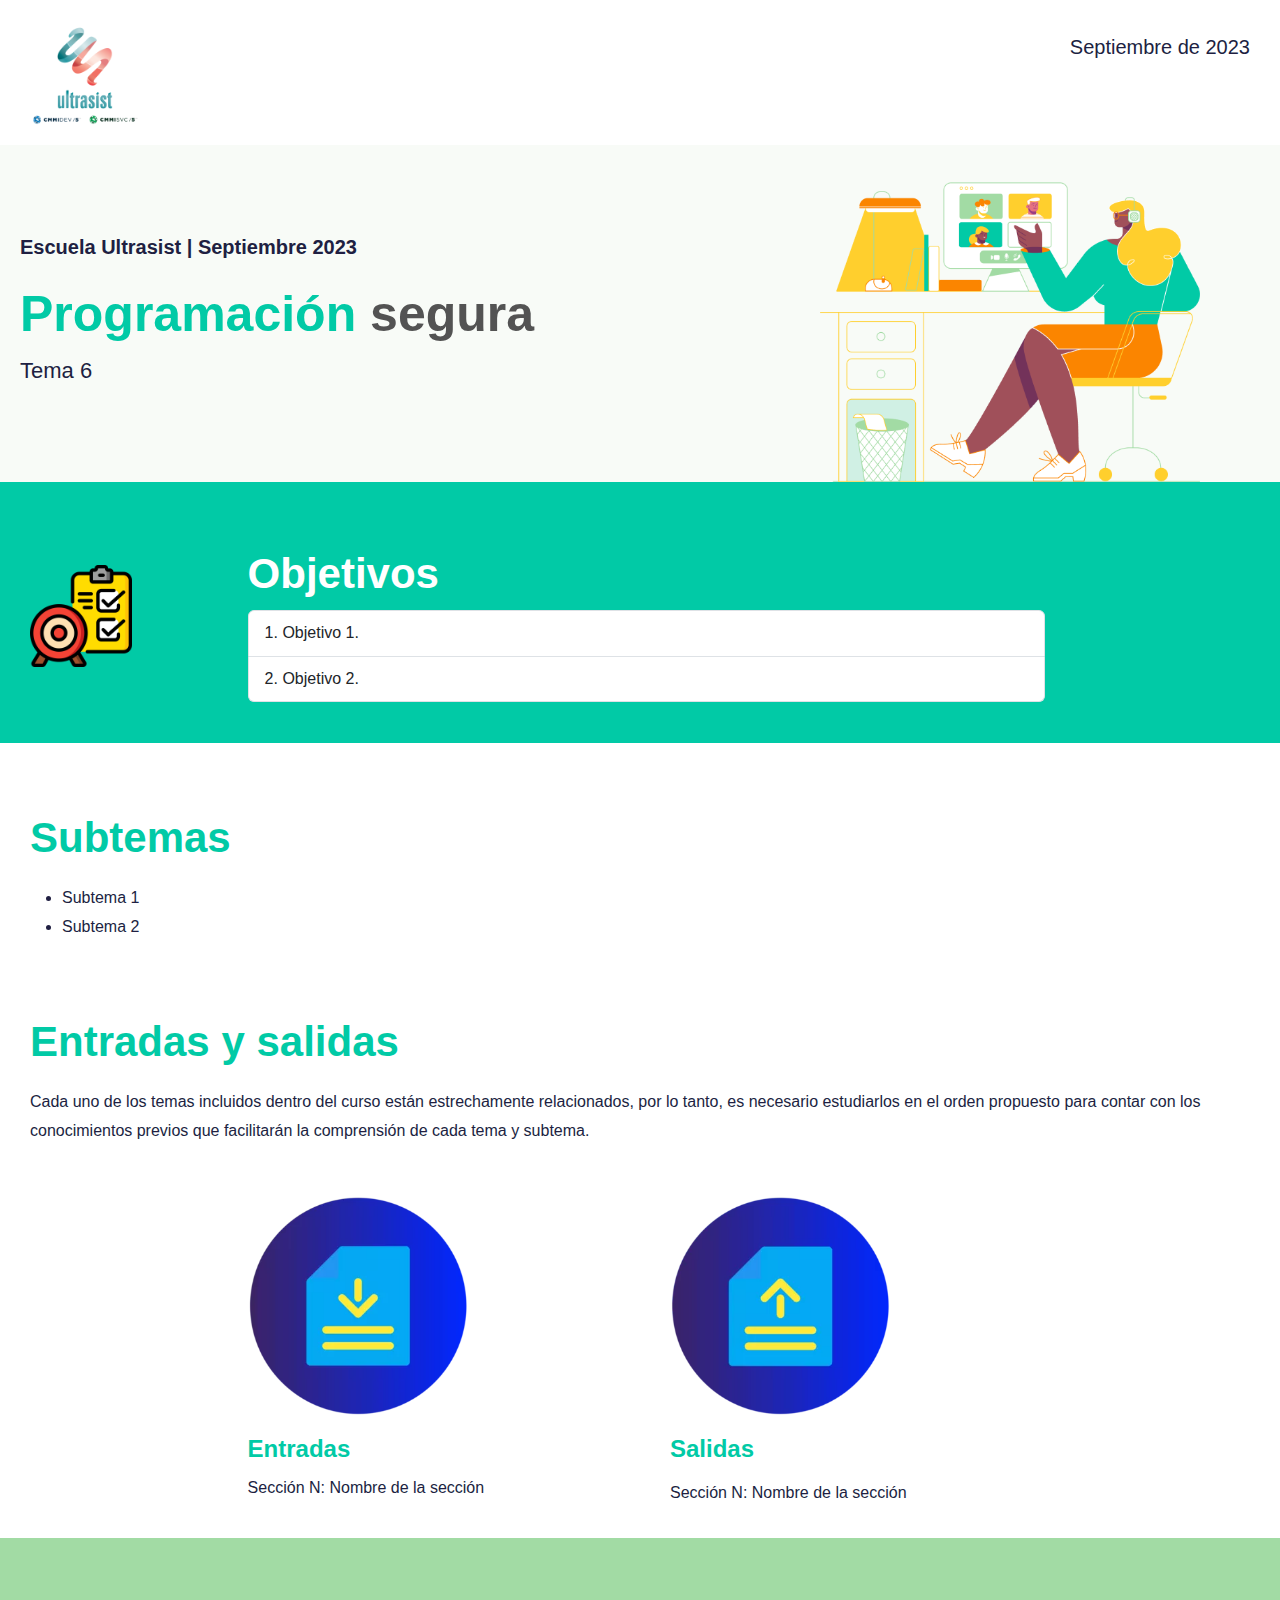
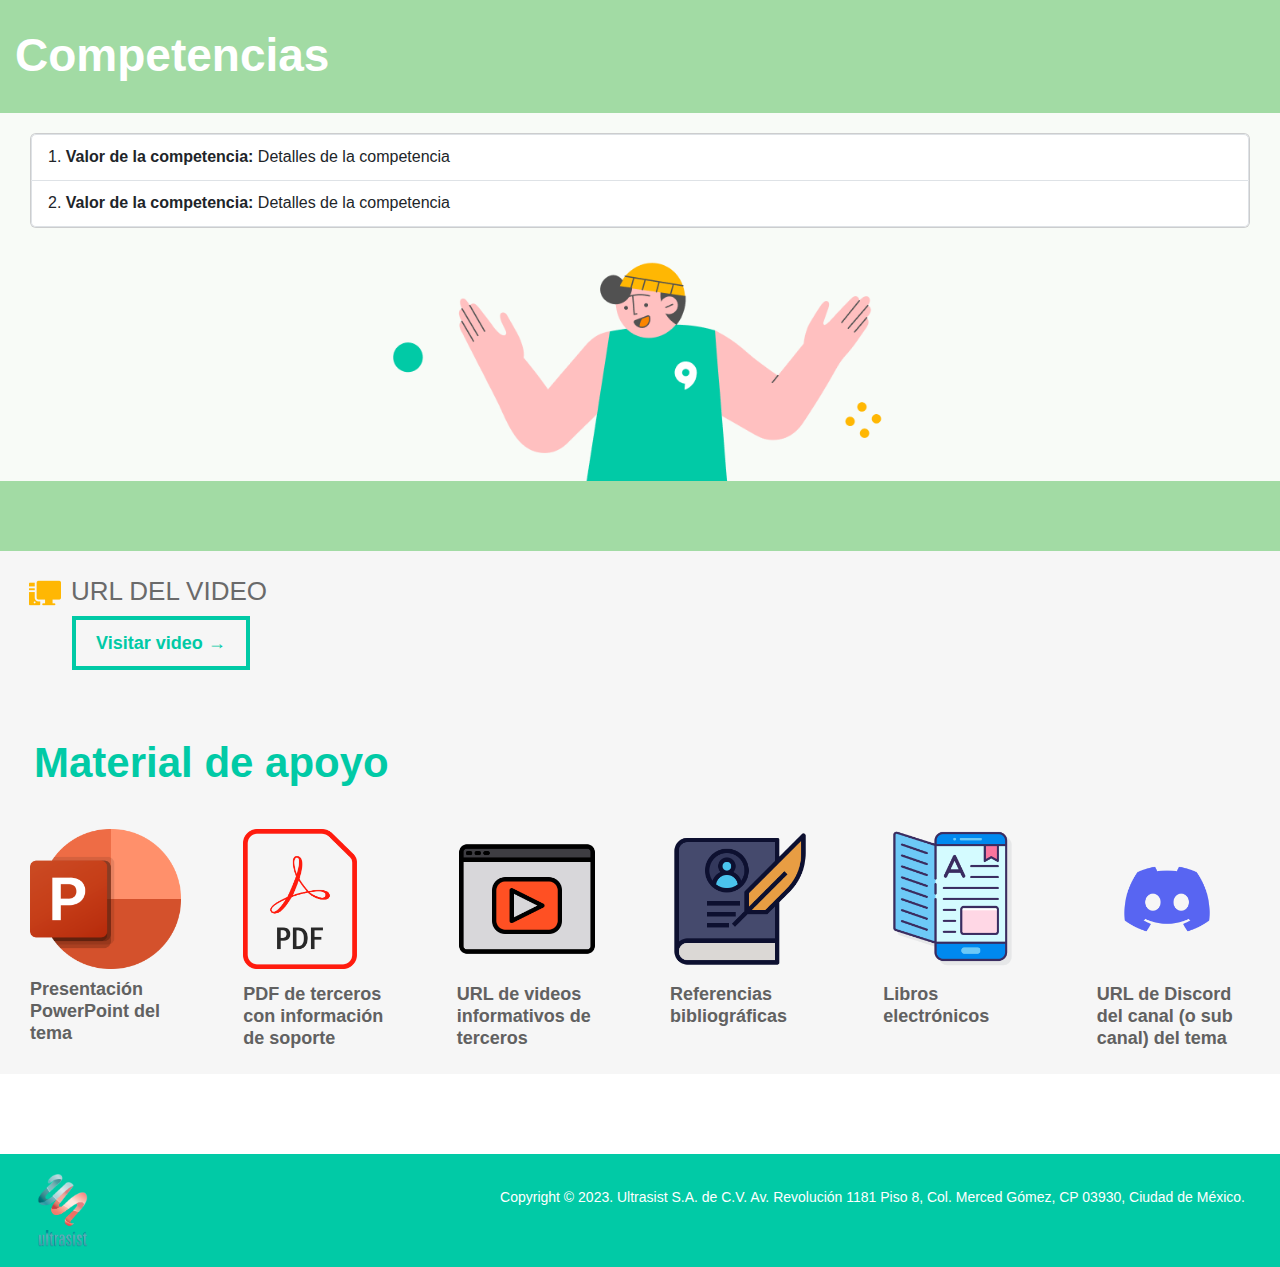
<file: topics/topic6.html>
<!DOCTYPE html>

<html>

<head>
	<title>Tema 6: Programaci&oacute;n segura</title>
	<link rel="shortcut icon" href="../images/logo-ultra.png">
	<meta content="summary_large_image" name="twitter:card" />
	<meta content="website" property="og:type" />
	<meta content="" property="og:description" />
	<meta content="https://hrtxdbq82r.preview-postedstuff.com/V2-ZZkSw-DwPz-kXb6-TS5v/" property="og:url" />
	<meta content="https://pro-bee-beepro-thumbnail.getbee.io/messages/1050267/1035442/1988933/9844051_large.jpg" property="og:image" />
	<meta content="" property="og:title" />
	<meta content="" name="description" />
	<meta charset="utf-8" />
	<meta content="width=device-width" name="viewport" />
	<link href="https://cdn.jsdelivr.net/npm/bootstrap@5.0.0/dist/css/bootstrap.min.css" rel="stylesheet">
	<link rel="stylesheet" href="/css/styles-default.css" type="text/css">
	<link rel="stylesheet" href="/css/styles.css" type="text/css">
</head>

<body>
	<div class="bee-page-container">
		<div class="bee-row bee-row-1">
			<div class="bee-row-content">
				<div class="bee-col bee-col-1 bee-col-w2">
					<div class="bee-block bee-block-1 bee-image">
						<a href="../index.html" target="_self">
							<img alt="Logo Ultrasist" class="bee-fixedwidth" src="../images/logo-ultra.png" style="max-width:120px;" />
						</a>
					</div>
				</div>
				<div class="bee-col bee-col-2 bee-col-w10">
					<div class="bee-block bee-block-1 bee-spacer bee-mobile_hide">
						<div class="spacer" style="height:10px;"></div>
					</div>
					<div class="bee-block bee-block-2 bee-paragraph bee-mobile_hide">
						<p>Septiembre de 2023</p>
					</div>
				</div>
			</div>
		</div>
		<div class="bee-row bee-row-2">
			<div class="bee-row-content">
				<div class="bee-col bee-col-1 bee-col-w7">
					<div class="bee-block bee-block-1 bee-spacer bee-mobile_hide">
						<div class="spacer" style="height:60px;"></div>
					</div>
					<div class="bee-block bee-block-2 bee-paragraph">
						<p>Escuela Ultrasist | Septiembre 2023</p>
					</div>
					<div class="bee-block bee-block-3 bee-heading bee-mobile_hide">
						<h1 style="color:#01caa6;direction:ltr;font-family:Arial, Helvetica Neue, Helvetica, sans-serif;font-size:50px;font-weight:700;letter-spacing:normal;line-height:120%;text-align:left;margin-top:0;margin-bottom:0;">
							<span class="tinyMce-placeholder">Programaci&oacute;n 
								<span style="color: #535353;">segura</span>
							</span>
						</h1>
					</div>
					<div class="bee-block bee-block-4 bee-heading bee-desktop_hide">
						<h1 style="color:#01caa6;direction:ltr;font-family:Arial, Helvetica Neue, Helvetica, sans-serif;font-size:34px;font-weight:700;letter-spacing:normal;line-height:120%;text-align:left;margin-top:0;margin-bottom:0;">
							<span class="tinyMce-placeholder">Programaci&oacute;n 
								<span style="color: #535353;">segura</span>
							</span>
						</h1>
					</div>
					<div class="bee-block bee-block-5 bee-paragraph">
						<p>Tema 6</p>
					</div>
				</div>
				<div class="bee-col bee-col-2 bee-col-w5">
					<div class="bee-block bee-block-2 bee-image">
						<img alt="HR Call Hero Image Placeholder" class="bee-center bee-autowidth" src="../images/onboarding-illo.png" style="max-width:433px;" />
					</div>
				</div>
			</div>
		</div>
        <div class="bee-row bee-row-3">
			<div class="bee-row-content">
				<div class="bee-col bee-col-1 bee-col-w12">
					<div class="bee-block bee-block-1 bee-spacer">
						<div class="spacer" style="height:15px;"></div>
					</div>
				</div>
			</div>
		</div>

        <div class="bee-row bee-row-4">
			<div class="bee-row-content">
				<div class="bee-col bee-col-1 bee-col-w2">
					<div class="bee-block bee-block-1 bee-image">
						<img alt="Calendar Icon" class="bee-autowidth" src="../images/icon-objetivo.png" style="max-width:102px;" />
					</div>
				</div>
				<div class="bee-col bee-col-2 bee-col-w8">
					<div class="bee-block bee-block-1 bee-heading bee-mobile_hide">
						<h3 style="color:#ffffff;direction:ltr;font-family:Arial, Helvetica Neue, Helvetica, sans-serif;font-size:42px;font-weight:700;letter-spacing:normal;line-height:120%;text-align:left;margin-top:0;margin-bottom:0;">
							<span class="tinyMce-placeholder">Objetivos</span>
						</h3>
					</div>
					<div class="bee-block bee-block-2 bee-heading bee-desktop_hide">
						<h3 style="color:#ffffff;direction:ltr;font-family:Arial, Helvetica Neue, Helvetica, sans-serif;font-size:32px;font-weight:700;letter-spacing:normal;line-height:120%;text-align:left;margin-top:0;margin-bottom:0;">
							<span class="tinyMce-placeholder">Objetivos</span>
						</h3>
					</div>
					<div class="bee-block bee-block-3 bee-paragraph">
						<ul class="list-group list-group-numbered mb-3">
                            <li class="list-group-item">
                                Objetivo 1.
                            </li>
                            <li class="list-group-item">
                                Objetivo 2.
                            </li>
                        </ul>
					</div>
					<div class="bee-block bee-block-5 bee-spacer bee-desktop_hide">
						<div class="spacer" style="height:35px;"></div>
					</div>
				</div>
				<div class="bee-col bee-col-3 bee-col-w1">
					<div class="bee-block bee-block-1 bee-spacer bee-mobile_hide">
						<div class="spacer" style="height:120px;"></div>
					</div>
				</div>
			</div>
		</div>

        <div class="bee-row bee-row-23">
			<div class="bee-row-content">
				<div class="bee-col bee-col-1 bee-col-w12">
					<div class="bee-block bee-block-1 bee-spacer bee-mobile_hide">
						<div class="spacer" style="height:40px;"></div>
					</div>
					<div class="bee-block bee-block-2 bee-heading bee-mobile_hide">
						<h2 style="color:#01caa6;direction:ltr;font-family:Arial, Helvetica Neue, Helvetica, sans-serif;font-size:42px;font-weight:700;letter-spacing:normal;line-height:120%;text-align:left;margin-top:0;margin-bottom:0;">
							<span class="tinyMce-placeholder">Subtemas</span>
						</h2>
					</div>
					<div class="bee-block bee-block-3 bee-heading bee-desktop_hide">
						<h2 style="color:#01caa6;direction:ltr;font-family:Arial, Helvetica Neue, Helvetica, sans-serif;font-size:32px;font-weight:700;letter-spacing:normal;line-height:120%;text-align:left;margin-top:0;margin-bottom:0;">
							Subtemas
						</h2>
					</div>
					<div class="bee-block bee-block-4 bee-paragraph">
						<ul>
							<li>Subtema 1</li>
							<li>Subtema 2</li>
						</ul>
					</div>
				</div>
			</div>
		</div>

        <div class="bee-row bee-row-21">
			<div class="bee-row-content">
				<div class="bee-col bee-col-1 bee-col-w12">
					<div class="bee-block bee-block-2 bee-heading bee-mobile_hide">
						<h2 style="color:#01caa6;direction:ltr;font-family:Arial, Helvetica Neue, Helvetica, sans-serif;font-size:42px;font-weight:700;letter-spacing:normal;line-height:120%;text-align:left;margin-top:0;margin-bottom:0;">
							Entradas y salidas
						</h2>
					</div>
					<div class="bee-block bee-block-3 bee-heading bee-desktop_hide">
						<h2 style="color:#01caa6;direction:ltr;font-family:Arial, Helvetica Neue, Helvetica, sans-serif;font-size:32px;font-weight:700;letter-spacing:normal;line-height:120%;text-align:left;margin-top:0;margin-bottom:0;">
							<span class="tinyMce-placeholder">Entradas y salidas</span> </h2>
					</div>
					<div class="bee-block bee-block-4 bee-paragraph">
						<p>Cada uno de los temas incluidos dentro del curso est&aacute;n estrechamente relacionados, por lo tanto, 
                            es necesario estudiarlos en el orden propuesto para contar con los conocimientos previos que facilitar&aacute;n
                            la comprensi&oacute;n de cada tema y subtema.</p>
					</div>
				</div>
			</div>
		</div>

        <div class="bee-row bee-row-22">
			<div class="bee-row-content centrar-contenido-div">
				<div class="bee-col bee-col-1 bee-col-w4">
					<div class="bee-block bee-block-1 bee-image">
						<img alt="Tareas" class="bee-autowidth" src="../images/icon-entrada.webp" style="max-width:220px;" />
					</div>
					<div class="bee-block bee-block-2 bee-heading">
						<h1 style="color:#01caa6;direction:ltr;font-family:Arial, Helvetica Neue, Helvetica, sans-serif;font-size:24px;font-weight:700;letter-spacing:normal;line-height:120%;text-align:left;margin-top:0;margin-bottom:0;">
							<span class="tinyMce-placeholder">Entradas</span>
						</h1>
					</div>
					<div class="bee-block bee-block-3 bee-paragraph">
						<p>Sección N: Nombre de la secci&oacute;n</p>
					</div>
				</div>
				<div class="bee-col bee-col-3 bee-col-w4">
					<div class="bee-block bee-block-1 bee-image">
						<img alt="Mensajeria" class="bee-autowidth" src="../images/icon-salida.webp" style="max-width:220px;" />
					</div>
					<div class="bee-block bee-block-2 bee-heading">
						<h1 style="color:#01caa6;direction:ltr;font-family:Arial, Helvetica Neue, Helvetica, sans-serif;font-size:24px;font-weight:700;letter-spacing:normal;line-height:120%;text-align:left;margin-top:0;margin-bottom:0;">
							<span class="tinyMce-placeholder">Salidas</span>
						</h1>
					</div>
					<div class="bee-block bee-block-3 bee-paragraph">
						<p>Sección N: Nombre de la secci&oacute;n</p>
					</div>
				</div>
			</div>
		</div>

		<div class="bee-row bee-row-27">
			<div class="bee-row-content">
				<div class="bee-col bee-col-1 bee-col-w12">
					<div class="bee-block bee-block-1 bee-spacer">
						<div class="spacer" style="height:60px;"></div>
					</div>
				</div>
			</div>
		</div>

        <div class="bee-row bee-row-16">
			<div class="bee-row-content">
				<div class="bee-col bee-col-1 bee-col-w12">
					<div class="bee-block bee-block-2 bee-heading bee-mobile_hide">
						<h3 style="color:#ffffff;direction:ltr;font-family:Arial, Helvetica Neue, Helvetica, sans-serif;font-size:46px;font-weight:700;letter-spacing:normal;line-height:120%;text-align:left;margin-top:0;margin-bottom:0;">
							<span class="tinyMce-placeholder">Competencias</span>
						</h3>
					</div>
					<div class="bee-block bee-block-3 bee-heading bee-desktop_hide">
						<h3 style="color:#ffffff;direction:ltr;font-family:Arial, Helvetica Neue, Helvetica, sans-serif;font-size:32px;font-weight:700;letter-spacing:normal;line-height:120%;text-align:left;margin-top:0;margin-bottom:0;">
							<span class="tinyMce-placeholder">Competencias</h3>
					</div>
				</div>
			</div>
		</div>

		<div class="bee-row bee-row-26">
			<div class="bee-row-content">
				<div class="bee-col bee-col-1 bee-col-w12">
					<div class="bee-block bee-block-4 bee-paragraph">
						<div class="card text-bg-light text-start">
                            <ol class="list-group list-group-numbered">
                                <li class="list-group-item">
                                    <span class="fw-bold">Valor de la competencia:</span> 
									Detalles de la competencia
                                </li>
								<li class="list-group-item">
                                    <span class="fw-bold">Valor de la competencia:</span> 
									Detalles de la competencia
                                </li>
                            </ol>
                        </div>
					</div>
					<div class="bee-block bee-block-5 bee-image">
						<img alt="Hello Illustration" class="bee-center bee-fixedwidth" src="../images/0f28bbe5-f3f9-48c3-a6c0-d9dd8302b547.png" style="max-width:558px;" />
					</div>
				</div>
			</div>
		</div>

		<div class="bee-row bee-row-27">
			<div class="bee-row-content">
				<div class="bee-col bee-col-1 bee-col-w12">
					<div class="bee-block bee-block-1 bee-spacer">
						<div class="spacer" style="height:60px;"></div>
					</div>
				</div>
			</div>
		</div>

        <div class="bee-row bee-row-10">
			<div class="bee-row-content">
				<div class="bee-col bee-col-1 bee-col-w12">
					<div class="bee-block bee-block-1 bee-icons">
						<div class="bee-icon bee-icon-last">
							<div class="bee-content">
								<div class="bee-icon-image">
									<img height="32px" src="../images/Tools.png" width="auto" />
								</div>
								<div class="bee-icon-label bee-icon-label-right uppercase">URL del video</div>
							</div>
                            <div class="bee-content bee-button">
                                <a class="bee-button-content ms-5 mb-5" href="https://aws.s3.ultrasist.net/video-clase-arquitectura.mp4" style="font-size: 18px; background-color: transparent; border-bottom: 4px solid #01CAA6; border-left: 4px solid #01CAA6; border-radius: 0px; border-right: 4px solid #01CAA6; border-top: 4px solid #01CAA6; color: #01caa6; direction: ltr; font-family: inherit; font-weight: 700; max-width: 100%; padding-bottom: 5px; padding-left: 20px; padding-right: 20px; padding-top: 5px; width: auto; display: inline-block;" target="_self">
                                    <span style="word-break: break-word; font-size: 18px; line-height: 200%;">
                                        <span style="font-size: 18px;">
                                            <strong style="font-size: 18px;">Visitar video →</strong>
                                        </span>
                                    </span>
                                </a>
                            </div>
						</div>
					</div>
					<div class="bee-block bee-block-2 bee-heading bee-desktop_hide">
						<h2 style="color:#01caa6;direction:ltr;font-family:Arial, Helvetica Neue, Helvetica, sans-serif;font-size:32px;font-weight:700;letter-spacing:normal;line-height:120%;text-align:left;margin-top:0;margin-bottom:0;">
							<span class="tinyMce-placeholder">Material de apoyo</span> 
						</h2>
					</div>
					<div class="bee-block bee-block-3 bee-heading bee-mobile_hide">
						<h2 style="color:#01caa6;direction:ltr;font-family:Arial, Helvetica Neue, Helvetica, sans-serif;font-size:42px;font-weight:700;letter-spacing:normal;line-height:120%;text-align:left;margin-top:0;margin-bottom:0;">
							<span class="tinyMce-placeholder">Material de apoyo</span>
						</h2>
					</div>
				</div>
			</div>
		</div>

        <div class="bee-row bee-row-11">
			<div class="bee-row-content">
				<div class="bee-col bee-col-1 bee-col-w3">
					<div class="bee-block bee-block-1 bee-image">
						<img alt="Gmail Icon" class="bee-fixedwidth" src="../images/BEE_HR_Onboarding_PowerPoint.png" style="max-height:140px;width: auto;" />
					</div>
					<div class="bee-block bee-block-2 bee-heading">
						<h1 style="color:#616161;direction:ltr;font-family:Arial, Helvetica Neue, Helvetica, sans-serif;font-size:18px;font-weight:700;letter-spacing:normal;line-height:120%;text-align:left;margin-top:0;margin-bottom:0;">
							<span class="tinyMce-placeholder">Presentaci&oacute;n PowerPoint del tema</span>
						</h1>
					</div>
				</div>
				<div class="bee-col bee-col-2 bee-col-w3">
					<div class="bee-block bee-block-1 bee-image">
						<img alt="Zoom Icon" class="bee-fixedwidth" src="../images/BEE_HR_Onboarding_PDF.png" style="max-height:140px;width: auto;" />
					</div>
					<div class="bee-block bee-block-2 bee-heading">
						<h1 style="color:#616161;direction:ltr;font-family:Arial, 'Helvetica Neue', Helvetica, sans-serif;font-size:18px;font-weight:700;letter-spacing:normal;line-height:120%;text-align:left;margin-top:0;margin-bottom:0;">
							PDF de terceros con informaci&oacute;n de soporte 
						</h1>
					</div>
				</div>
				<div class="bee-col bee-col-3 bee-col-w3">
					<div class="bee-block bee-block-1 bee-image">
						<img alt="Docs Icon" class="bee-fixedwidth" src="../images/BEE_HR_Onboarding_Video.png" style="max-height:140px;width: auto;" />
					</div>
					<div class="bee-block bee-block-2 bee-heading">
						<h1 style="color:#616161;direction:ltr;font-family:Arial, 'Helvetica Neue', Helvetica, sans-serif;font-size:18px;font-weight:700;letter-spacing:normal;line-height:120%;text-align:left;margin-top:0;margin-bottom:0;">
							URL de videos informativos de terceros
						</h1>
					</div>
				</div>
				<div class="bee-col bee-col-4 bee-col-w3">
					<div class="bee-block bee-block-1 bee-image">
						<img alt="Drive Icon" class="bee-fixedwidth" src="../images/BEE_HR_Onboarding_Bibliografia.png" style="max-height:140px;width: auto;" />
					</div>
					<div class="bee-block bee-block-2 bee-heading">
						<h1 style="color:#616161;direction:ltr;font-family:Arial, 'Helvetica Neue', Helvetica, sans-serif;font-size:18px;font-weight:700;letter-spacing:normal;line-height:120%;text-align:left;margin-top:0;margin-bottom:0;">
							Referencias bibliográficas
						</h1>
					</div>
				</div>
				<div class="bee-col bee-col-4 bee-col-w3">
					<div class="bee-block bee-block-1 bee-image">
						<img alt="Drive Icon" class="bee-fixedwidth" src="../images/BEE_HR_Onboarding_Libros.png" style="max-height:140px;width: auto;" />
					</div>
					<div class="bee-block bee-block-2 bee-heading">
						<h1 style="color:#616161;direction:ltr;font-family:Arial, 'Helvetica Neue', Helvetica, sans-serif;font-size:18px;font-weight:700;letter-spacing:normal;line-height:120%;text-align:left;margin-top:0;margin-bottom:0;">
							<span class="tinyMce-placeholder">Libros electr&oacute;nicos</span>
						</h1>
					</div>
				</div>
                <div class="bee-col bee-col-4 bee-col-w3">
					<div class="bee-block bee-block-1 bee-image">
						<img alt="Drive Icon" class="bee-fixedwidth" src="../images/BEE_HR_Onboarding_Discord.png" style="max-height:140px;width: auto;" />
					</div>
					<div class="bee-block bee-block-2 bee-heading">
						<h1 style="color:#616161;direction:ltr;font-family:Arial, 'Helvetica Neue', Helvetica, sans-serif;font-size:18px;font-weight:700;letter-spacing:normal;line-height:120%;text-align:left;margin-top:0;margin-bottom:0;">
							<span class="tinyMce-placeholder">URL de Discord del canal (o sub canal) del tema</span>
						</h1>
					</div>
				</div>
			</div>
		</div>

		<div class="bee-row bee-row-28">
			<div class="bee-row-content">
				<div class="bee-col bee-col-1 bee-col-w12">
					<div class="bee-block bee-block-1 bee-spacer">
						<div class="spacer" style="height:80px;"></div>
					</div>
				</div>
			</div>
		</div>
		<div class="bee-row bee-row-29">
			<div class="bee-row-content">
				<div class="bee-col bee-col-1 bee-col-w2">
					<div class="bee-block bee-block-1 bee-image">
                        <a href="https://www.ultrasist.mx/ultrasite/" target="_self">
                            <img alt="Placeholder Logo" class="bee-fixedwidth" src="../images/HR-logo-ultra.png" style="max-width:73px;" /></a>
                        </div>
				</div>
				<div class="bee-col bee-col-2 bee-col-w10">
					<div class="bee-block bee-block-1 bee-spacer">
						<div class="spacer" style="height:10px;"></div>
					</div>
					<div class="bee-block bee-block-2 bee-paragraph">
						<p>Copyright © 2023. Ultrasist S.A. de C.V. Av. Revolución 1181 Piso 8, Col. Merced Gómez, CP 03930, Ciudad de México.</p>
					</div>
				</div>
			</div>
		</div>
	</div>

	<script src="https://code.jquery.com/jquery-3.6.0.min.js"></script>
    <script src="https://cdn.jsdelivr.net/npm/bootstrap@5.0.0/dist/js/bootstrap.bundle.min.js"></script>
</body>
</html>
</file>
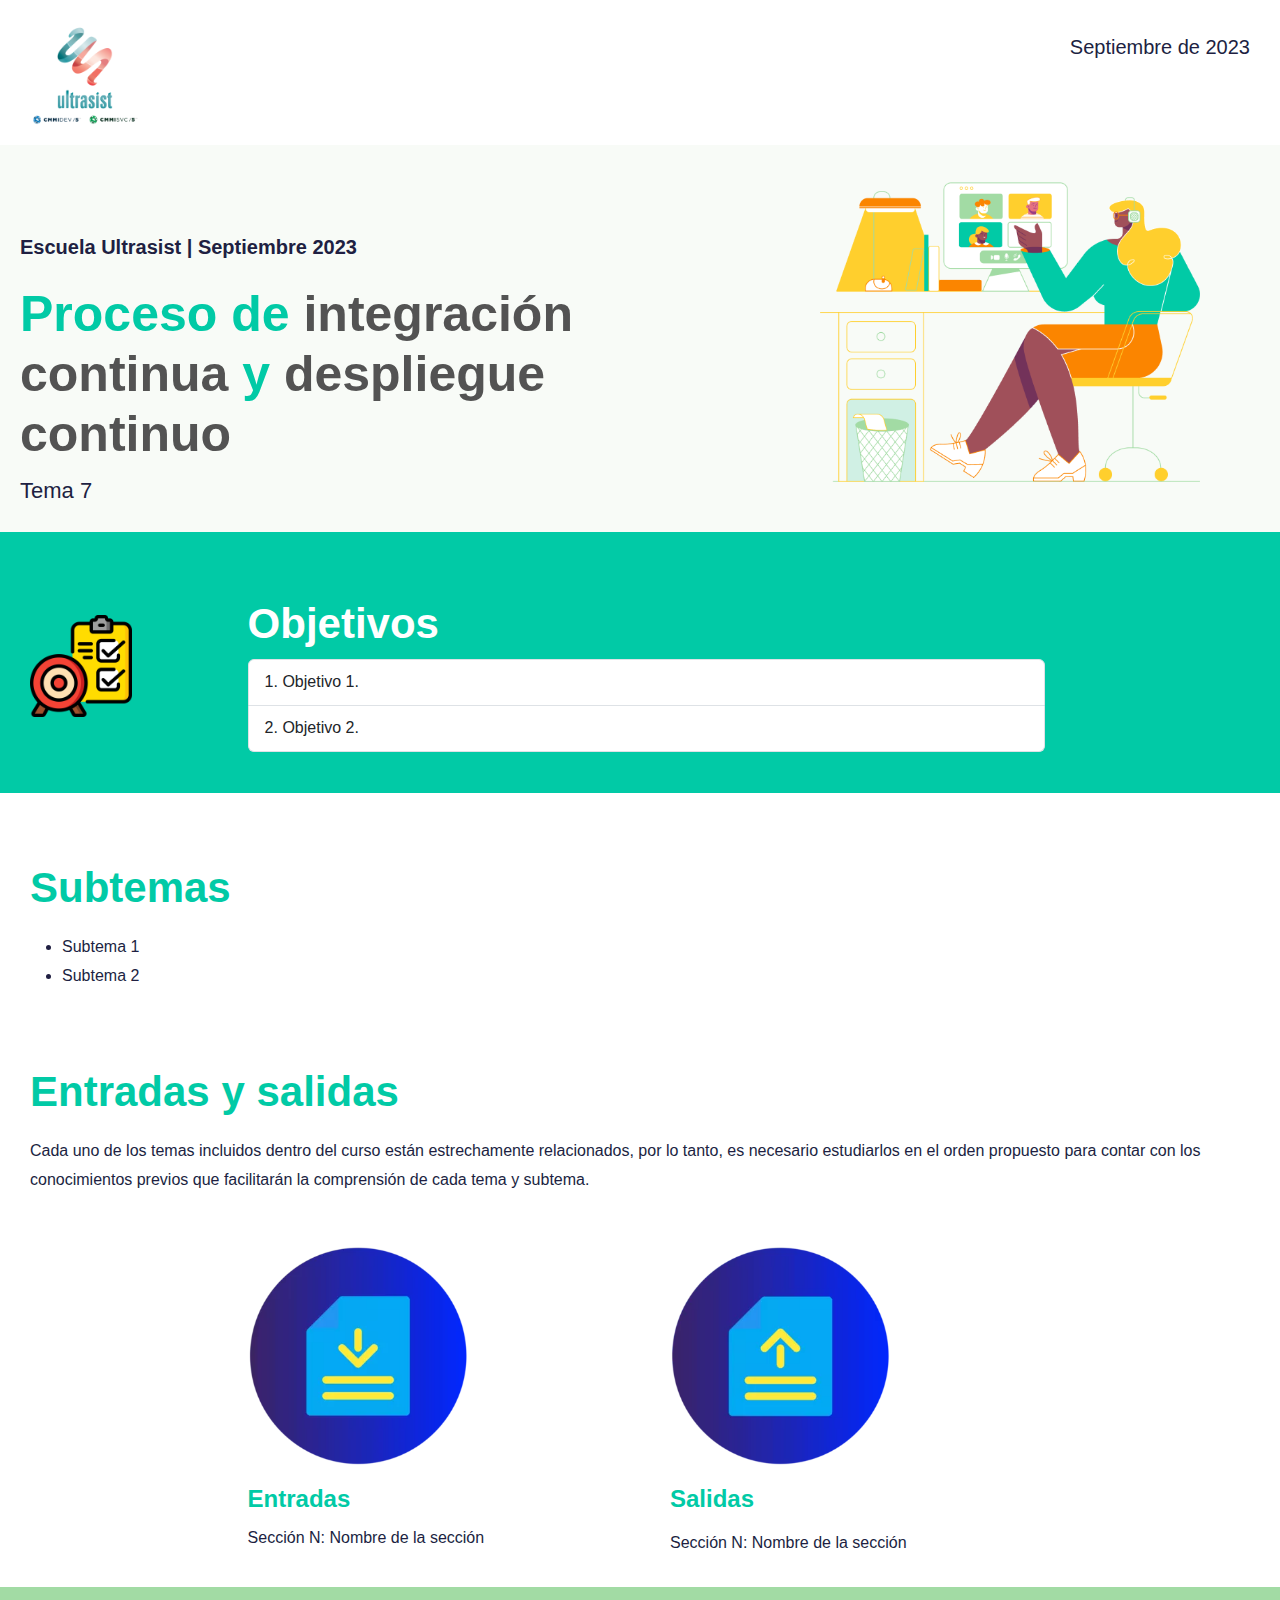
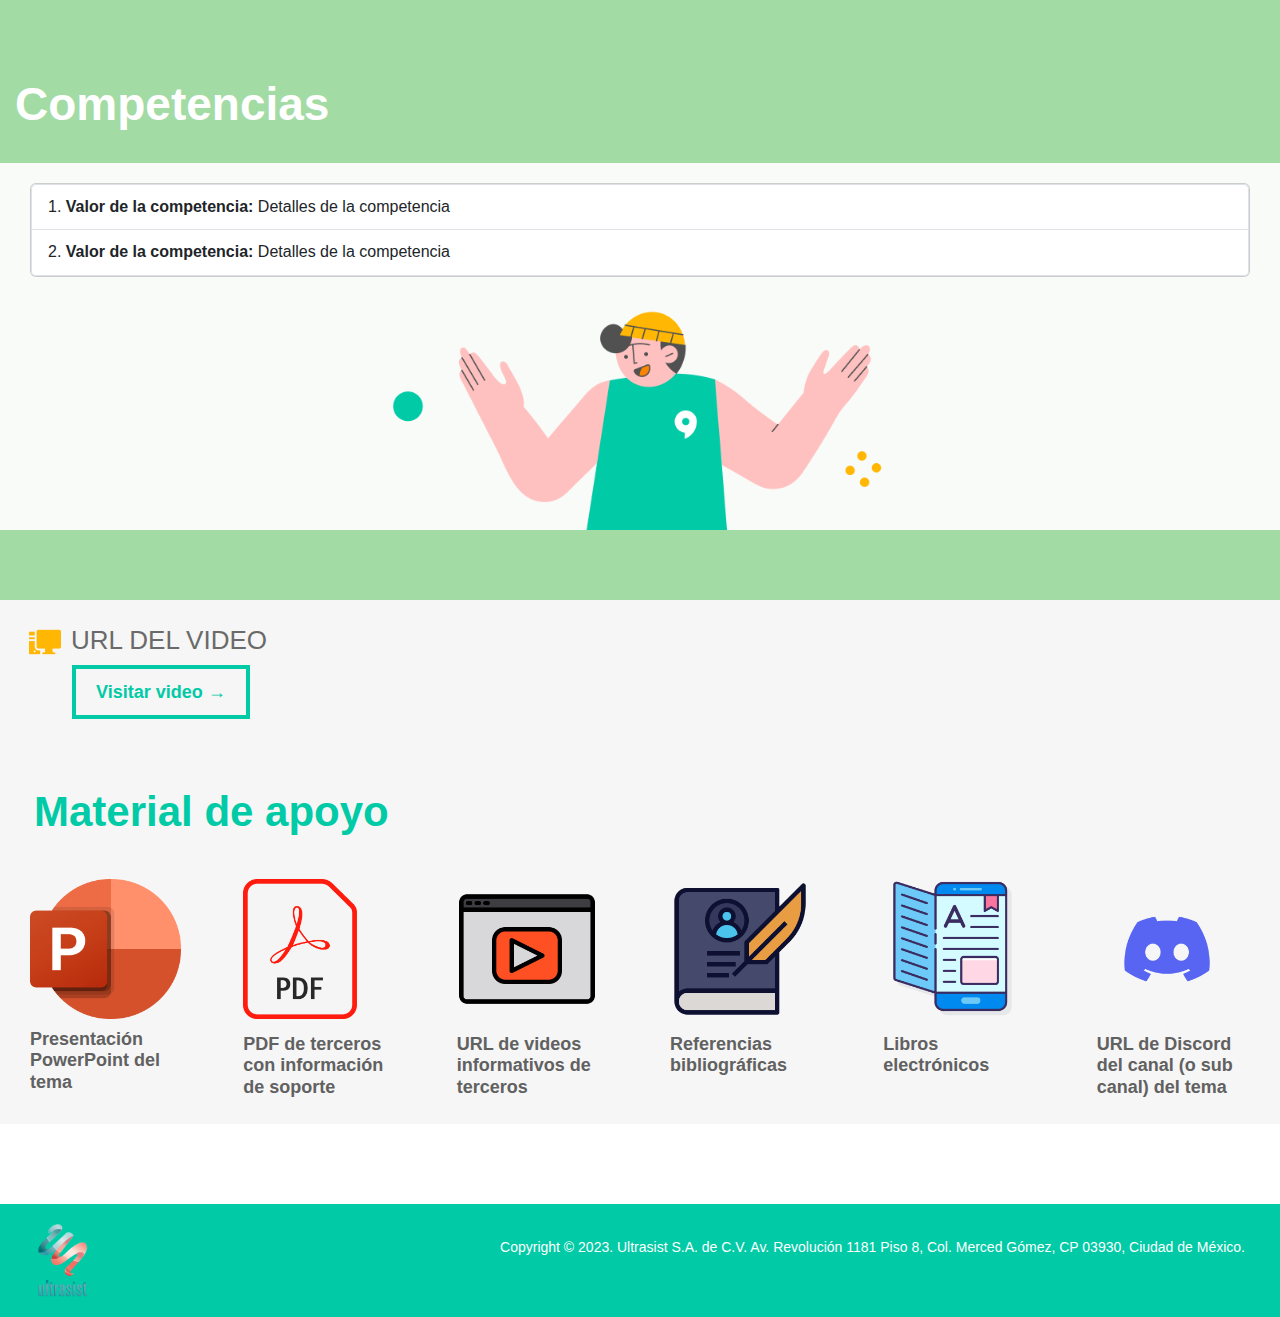
<file: topics/topic7.html>
<!DOCTYPE html>

<html>

<head>
	<title>Tema 7: Proceso de integraci&oacute;n continua y despliegue continuo</title>
	<link rel="shortcut icon" href="../images/logo-ultra.png">
	<meta content="summary_large_image" name="twitter:card" />
	<meta content="website" property="og:type" />
	<meta content="" property="og:description" />
	<meta content="https://hrtxdbq82r.preview-postedstuff.com/V2-ZZkSw-DwPz-kXb6-TS5v/" property="og:url" />
	<meta content="https://pro-bee-beepro-thumbnail.getbee.io/messages/1050267/1035442/1988933/9844051_large.jpg" property="og:image" />
	<meta content="" property="og:title" />
	<meta content="" name="description" />
	<meta charset="utf-8" />
	<meta content="width=device-width" name="viewport" />
	<link href="https://cdn.jsdelivr.net/npm/bootstrap@5.0.0/dist/css/bootstrap.min.css" rel="stylesheet">
	<link rel="stylesheet" href="/css/styles-default.css" type="text/css">
	<link rel="stylesheet" href="/css/styles.css" type="text/css">
</head>

<body>
	<div class="bee-page-container">
		<div class="bee-row bee-row-1">
			<div class="bee-row-content">
				<div class="bee-col bee-col-1 bee-col-w2">
					<div class="bee-block bee-block-1 bee-image">
						<a href="../index.html" target="_self">
							<img alt="Logo Ultrasist" class="bee-fixedwidth" src="../images/logo-ultra.png" style="max-width:120px;" />
						</a>
					</div>
				</div>
				<div class="bee-col bee-col-2 bee-col-w10">
					<div class="bee-block bee-block-1 bee-spacer bee-mobile_hide">
						<div class="spacer" style="height:10px;"></div>
					</div>
					<div class="bee-block bee-block-2 bee-paragraph bee-mobile_hide">
						<p>Septiembre de 2023</p>
					</div>
				</div>
			</div>
		</div>
		<div class="bee-row bee-row-2">
			<div class="bee-row-content">
				<div class="bee-col bee-col-1 bee-col-w7">
					<div class="bee-block bee-block-1 bee-spacer bee-mobile_hide">
						<div class="spacer" style="height:60px;"></div>
					</div>
					<div class="bee-block bee-block-2 bee-paragraph">
						<p>Escuela Ultrasist | Septiembre 2023</p>
					</div>
					<div class="bee-block bee-block-3 bee-heading bee-mobile_hide">
						<h1 style="color:#01caa6;direction:ltr;font-family:Arial, Helvetica Neue, Helvetica, sans-serif;font-size:50px;font-weight:700;letter-spacing:normal;line-height:120%;text-align:left;margin-top:0;margin-bottom:0;">
							<span class="tinyMce-placeholder">Proceso de 
								<span style="color: #535353;">integraci&oacute;n continua</span> y
                                <span style="color: #535353;">despliegue continuo</span>
							</span>
						</h1>
					</div>
					<div class="bee-block bee-block-4 bee-heading bee-desktop_hide">
						<h1 style="color:#01caa6;direction:ltr;font-family:Arial, Helvetica Neue, Helvetica, sans-serif;font-size:34px;font-weight:700;letter-spacing:normal;line-height:120%;text-align:left;margin-top:0;margin-bottom:0;">
							<span class="tinyMce-placeholder">Proceso de 
								<span style="color: #535353;">integraci&oacute;n continua</span> y
                                <span style="color: #535353;">despliegue continuo</span>
							</span>
						</h1>
					</div>
					<div class="bee-block bee-block-5 bee-paragraph">
						<p>Tema 7</p>
					</div>
				</div>
				<div class="bee-col bee-col-2 bee-col-w5">
					<div class="bee-block bee-block-2 bee-image">
						<img alt="HR Call Hero Image Placeholder" class="bee-center bee-autowidth" src="../images/onboarding-illo.png" style="max-width:433px;" />
					</div>
				</div>
			</div>
		</div>
        <div class="bee-row bee-row-3">
			<div class="bee-row-content">
				<div class="bee-col bee-col-1 bee-col-w12">
					<div class="bee-block bee-block-1 bee-spacer">
						<div class="spacer" style="height:15px;"></div>
					</div>
				</div>
			</div>
		</div>

        <div class="bee-row bee-row-4">
			<div class="bee-row-content">
				<div class="bee-col bee-col-1 bee-col-w2">
					<div class="bee-block bee-block-1 bee-image">
						<img alt="Calendar Icon" class="bee-autowidth" src="../images/icon-objetivo.png" style="max-width:102px;" />
					</div>
				</div>
				<div class="bee-col bee-col-2 bee-col-w8">
					<div class="bee-block bee-block-1 bee-heading bee-mobile_hide">
						<h3 style="color:#ffffff;direction:ltr;font-family:Arial, Helvetica Neue, Helvetica, sans-serif;font-size:42px;font-weight:700;letter-spacing:normal;line-height:120%;text-align:left;margin-top:0;margin-bottom:0;">
							<span class="tinyMce-placeholder">Objetivos</span>
						</h3>
					</div>
					<div class="bee-block bee-block-2 bee-heading bee-desktop_hide">
						<h3 style="color:#ffffff;direction:ltr;font-family:Arial, Helvetica Neue, Helvetica, sans-serif;font-size:32px;font-weight:700;letter-spacing:normal;line-height:120%;text-align:left;margin-top:0;margin-bottom:0;">
							<span class="tinyMce-placeholder">Objetivos</span>
						</h3>
					</div>
					<div class="bee-block bee-block-3 bee-paragraph">
						<ul class="list-group list-group-numbered mb-3">
                            <li class="list-group-item">
                                Objetivo 1.
                            </li>
                            <li class="list-group-item">
                                Objetivo 2.
                            </li>
                        </ul>
					</div>
					<div class="bee-block bee-block-5 bee-spacer bee-desktop_hide">
						<div class="spacer" style="height:35px;"></div>
					</div>
				</div>
				<div class="bee-col bee-col-3 bee-col-w1">
					<div class="bee-block bee-block-1 bee-spacer bee-mobile_hide">
						<div class="spacer" style="height:120px;"></div>
					</div>
				</div>
			</div>
		</div>

        <div class="bee-row bee-row-23">
			<div class="bee-row-content">
				<div class="bee-col bee-col-1 bee-col-w12">
					<div class="bee-block bee-block-1 bee-spacer bee-mobile_hide">
						<div class="spacer" style="height:40px;"></div>
					</div>
					<div class="bee-block bee-block-2 bee-heading bee-mobile_hide">
						<h2 style="color:#01caa6;direction:ltr;font-family:Arial, Helvetica Neue, Helvetica, sans-serif;font-size:42px;font-weight:700;letter-spacing:normal;line-height:120%;text-align:left;margin-top:0;margin-bottom:0;">
							<span class="tinyMce-placeholder">Subtemas</span>
						</h2>
					</div>
					<div class="bee-block bee-block-3 bee-heading bee-desktop_hide">
						<h2 style="color:#01caa6;direction:ltr;font-family:Arial, Helvetica Neue, Helvetica, sans-serif;font-size:32px;font-weight:700;letter-spacing:normal;line-height:120%;text-align:left;margin-top:0;margin-bottom:0;">
							Subtemas
						</h2>
					</div>
					<div class="bee-block bee-block-4 bee-paragraph">
						<ul>
							<li>Subtema 1</li>
							<li>Subtema 2</li>
						</ul>
					</div>
				</div>
			</div>
		</div>

        <div class="bee-row bee-row-21">
			<div class="bee-row-content">
				<div class="bee-col bee-col-1 bee-col-w12">
					<div class="bee-block bee-block-2 bee-heading bee-mobile_hide">
						<h2 style="color:#01caa6;direction:ltr;font-family:Arial, Helvetica Neue, Helvetica, sans-serif;font-size:42px;font-weight:700;letter-spacing:normal;line-height:120%;text-align:left;margin-top:0;margin-bottom:0;">
							Entradas y salidas
						</h2>
					</div>
					<div class="bee-block bee-block-3 bee-heading bee-desktop_hide">
						<h2 style="color:#01caa6;direction:ltr;font-family:Arial, Helvetica Neue, Helvetica, sans-serif;font-size:32px;font-weight:700;letter-spacing:normal;line-height:120%;text-align:left;margin-top:0;margin-bottom:0;">
							<span class="tinyMce-placeholder">Entradas y salidas</span> </h2>
					</div>
					<div class="bee-block bee-block-4 bee-paragraph">
						<p>Cada uno de los temas incluidos dentro del curso est&aacute;n estrechamente relacionados, por lo tanto, 
                            es necesario estudiarlos en el orden propuesto para contar con los conocimientos previos que facilitar&aacute;n
                            la comprensi&oacute;n de cada tema y subtema.</p>
					</div>
				</div>
			</div>
		</div>

        <div class="bee-row bee-row-22">
			<div class="bee-row-content centrar-contenido-div">
				<div class="bee-col bee-col-1 bee-col-w4">
					<div class="bee-block bee-block-1 bee-image">
						<img alt="Tareas" class="bee-autowidth" src="../images/icon-entrada.webp" style="max-width:220px;" />
					</div>
					<div class="bee-block bee-block-2 bee-heading">
						<h1 style="color:#01caa6;direction:ltr;font-family:Arial, Helvetica Neue, Helvetica, sans-serif;font-size:24px;font-weight:700;letter-spacing:normal;line-height:120%;text-align:left;margin-top:0;margin-bottom:0;">
							<span class="tinyMce-placeholder">Entradas</span>
						</h1>
					</div>
					<div class="bee-block bee-block-3 bee-paragraph">
						<p>Sección N: Nombre de la secci&oacute;n</p>
					</div>
				</div>
				<div class="bee-col bee-col-3 bee-col-w4">
					<div class="bee-block bee-block-1 bee-image">
						<img alt="Mensajeria" class="bee-autowidth" src="../images/icon-salida.webp" style="max-width:220px;" />
					</div>
					<div class="bee-block bee-block-2 bee-heading">
						<h1 style="color:#01caa6;direction:ltr;font-family:Arial, Helvetica Neue, Helvetica, sans-serif;font-size:24px;font-weight:700;letter-spacing:normal;line-height:120%;text-align:left;margin-top:0;margin-bottom:0;">
							<span class="tinyMce-placeholder">Salidas</span>
						</h1>
					</div>
					<div class="bee-block bee-block-3 bee-paragraph">
						<p>Sección N: Nombre de la secci&oacute;n</p>
					</div>
				</div>
			</div>
		</div>

		<div class="bee-row bee-row-27">
			<div class="bee-row-content">
				<div class="bee-col bee-col-1 bee-col-w12">
					<div class="bee-block bee-block-1 bee-spacer">
						<div class="spacer" style="height:60px;"></div>
					</div>
				</div>
			</div>
		</div>

        <div class="bee-row bee-row-16">
			<div class="bee-row-content">
				<div class="bee-col bee-col-1 bee-col-w12">
					<div class="bee-block bee-block-2 bee-heading bee-mobile_hide">
						<h3 style="color:#ffffff;direction:ltr;font-family:Arial, Helvetica Neue, Helvetica, sans-serif;font-size:46px;font-weight:700;letter-spacing:normal;line-height:120%;text-align:left;margin-top:0;margin-bottom:0;">
							<span class="tinyMce-placeholder">Competencias</span>
						</h3>
					</div>
					<div class="bee-block bee-block-3 bee-heading bee-desktop_hide">
						<h3 style="color:#ffffff;direction:ltr;font-family:Arial, Helvetica Neue, Helvetica, sans-serif;font-size:32px;font-weight:700;letter-spacing:normal;line-height:120%;text-align:left;margin-top:0;margin-bottom:0;">
							<span class="tinyMce-placeholder">Competencias</h3>
					</div>
				</div>
			</div>
		</div>

		<div class="bee-row bee-row-26">
			<div class="bee-row-content">
				<div class="bee-col bee-col-1 bee-col-w12">
					<div class="bee-block bee-block-4 bee-paragraph">
						<div class="card text-bg-light text-start">
                            <ol class="list-group list-group-numbered">
                                <li class="list-group-item">
                                    <span class="fw-bold">Valor de la competencia:</span> 
									Detalles de la competencia
                                </li>
								<li class="list-group-item">
                                    <span class="fw-bold">Valor de la competencia:</span> 
									Detalles de la competencia
                                </li>
                            </ol>
                        </div>
					</div>
					<div class="bee-block bee-block-5 bee-image">
						<img alt="Hello Illustration" class="bee-center bee-fixedwidth" src="../images/0f28bbe5-f3f9-48c3-a6c0-d9dd8302b547.png" style="max-width:558px;" />
					</div>
				</div>
			</div>
		</div>

		<div class="bee-row bee-row-27">
			<div class="bee-row-content">
				<div class="bee-col bee-col-1 bee-col-w12">
					<div class="bee-block bee-block-1 bee-spacer">
						<div class="spacer" style="height:60px;"></div>
					</div>
				</div>
			</div>
		</div>

        <div class="bee-row bee-row-10">
			<div class="bee-row-content">
				<div class="bee-col bee-col-1 bee-col-w12">
					<div class="bee-block bee-block-1 bee-icons">
						<div class="bee-icon bee-icon-last">
							<div class="bee-content">
								<div class="bee-icon-image">
									<img height="32px" src="../images/Tools.png" width="auto" />
								</div>
								<div class="bee-icon-label bee-icon-label-right uppercase">URL del video</div>
							</div>
                            <div class="bee-content bee-button">
                                <a class="bee-button-content ms-5 mb-5" href="https://aws.s3.ultrasist.net/video-clase-arquitectura.mp4" style="font-size: 18px; background-color: transparent; border-bottom: 4px solid #01CAA6; border-left: 4px solid #01CAA6; border-radius: 0px; border-right: 4px solid #01CAA6; border-top: 4px solid #01CAA6; color: #01caa6; direction: ltr; font-family: inherit; font-weight: 700; max-width: 100%; padding-bottom: 5px; padding-left: 20px; padding-right: 20px; padding-top: 5px; width: auto; display: inline-block;" target="_self">
                                    <span style="word-break: break-word; font-size: 18px; line-height: 200%;">
                                        <span style="font-size: 18px;">
                                            <strong style="font-size: 18px;">Visitar video →</strong>
                                        </span>
                                    </span>
                                </a>
                            </div>
						</div>
					</div>
					<div class="bee-block bee-block-2 bee-heading bee-desktop_hide">
						<h2 style="color:#01caa6;direction:ltr;font-family:Arial, Helvetica Neue, Helvetica, sans-serif;font-size:32px;font-weight:700;letter-spacing:normal;line-height:120%;text-align:left;margin-top:0;margin-bottom:0;">
							<span class="tinyMce-placeholder">Material de apoyo</span> 
						</h2>
					</div>
					<div class="bee-block bee-block-3 bee-heading bee-mobile_hide">
						<h2 style="color:#01caa6;direction:ltr;font-family:Arial, Helvetica Neue, Helvetica, sans-serif;font-size:42px;font-weight:700;letter-spacing:normal;line-height:120%;text-align:left;margin-top:0;margin-bottom:0;">
							<span class="tinyMce-placeholder">Material de apoyo</span>
						</h2>
					</div>
				</div>
			</div>
		</div>

        <div class="bee-row bee-row-11">
			<div class="bee-row-content">
				<div class="bee-col bee-col-1 bee-col-w3">
					<div class="bee-block bee-block-1 bee-image">
						<img alt="Gmail Icon" class="bee-fixedwidth" src="../images/BEE_HR_Onboarding_PowerPoint.png" style="max-height:140px;width: auto;" />
					</div>
					<div class="bee-block bee-block-2 bee-heading">
						<h1 style="color:#616161;direction:ltr;font-family:Arial, Helvetica Neue, Helvetica, sans-serif;font-size:18px;font-weight:700;letter-spacing:normal;line-height:120%;text-align:left;margin-top:0;margin-bottom:0;">
							<span class="tinyMce-placeholder">Presentaci&oacute;n PowerPoint del tema</span>
						</h1>
					</div>
				</div>
				<div class="bee-col bee-col-2 bee-col-w3">
					<div class="bee-block bee-block-1 bee-image">
						<img alt="Zoom Icon" class="bee-fixedwidth" src="../images/BEE_HR_Onboarding_PDF.png" style="max-height:140px;width: auto;" />
					</div>
					<div class="bee-block bee-block-2 bee-heading">
						<h1 style="color:#616161;direction:ltr;font-family:Arial, 'Helvetica Neue', Helvetica, sans-serif;font-size:18px;font-weight:700;letter-spacing:normal;line-height:120%;text-align:left;margin-top:0;margin-bottom:0;">
							PDF de terceros con informaci&oacute;n de soporte 
						</h1>
					</div>
				</div>
				<div class="bee-col bee-col-3 bee-col-w3">
					<div class="bee-block bee-block-1 bee-image">
						<img alt="Docs Icon" class="bee-fixedwidth" src="../images/BEE_HR_Onboarding_Video.png" style="max-height:140px;width: auto;" />
					</div>
					<div class="bee-block bee-block-2 bee-heading">
						<h1 style="color:#616161;direction:ltr;font-family:Arial, 'Helvetica Neue', Helvetica, sans-serif;font-size:18px;font-weight:700;letter-spacing:normal;line-height:120%;text-align:left;margin-top:0;margin-bottom:0;">
							URL de videos informativos de terceros
						</h1>
					</div>
				</div>
				<div class="bee-col bee-col-4 bee-col-w3">
					<div class="bee-block bee-block-1 bee-image">
						<img alt="Drive Icon" class="bee-fixedwidth" src="../images/BEE_HR_Onboarding_Bibliografia.png" style="max-height:140px;width: auto;" />
					</div>
					<div class="bee-block bee-block-2 bee-heading">
						<h1 style="color:#616161;direction:ltr;font-family:Arial, 'Helvetica Neue', Helvetica, sans-serif;font-size:18px;font-weight:700;letter-spacing:normal;line-height:120%;text-align:left;margin-top:0;margin-bottom:0;">
							Referencias bibliográficas
						</h1>
					</div>
				</div>
				<div class="bee-col bee-col-4 bee-col-w3">
					<div class="bee-block bee-block-1 bee-image">
						<img alt="Drive Icon" class="bee-fixedwidth" src="../images/BEE_HR_Onboarding_Libros.png" style="max-height:140px;width: auto;" />
					</div>
					<div class="bee-block bee-block-2 bee-heading">
						<h1 style="color:#616161;direction:ltr;font-family:Arial, 'Helvetica Neue', Helvetica, sans-serif;font-size:18px;font-weight:700;letter-spacing:normal;line-height:120%;text-align:left;margin-top:0;margin-bottom:0;">
							<span class="tinyMce-placeholder">Libros electr&oacute;nicos</span>
						</h1>
					</div>
				</div>
                <div class="bee-col bee-col-4 bee-col-w3">
					<div class="bee-block bee-block-1 bee-image">
						<img alt="Drive Icon" class="bee-fixedwidth" src="../images/BEE_HR_Onboarding_Discord.png" style="max-height:140px;width: auto;" />
					</div>
					<div class="bee-block bee-block-2 bee-heading">
						<h1 style="color:#616161;direction:ltr;font-family:Arial, 'Helvetica Neue', Helvetica, sans-serif;font-size:18px;font-weight:700;letter-spacing:normal;line-height:120%;text-align:left;margin-top:0;margin-bottom:0;">
							<span class="tinyMce-placeholder">URL de Discord del canal (o sub canal) del tema</span>
						</h1>
					</div>
				</div>
			</div>
		</div>

		<div class="bee-row bee-row-28">
			<div class="bee-row-content">
				<div class="bee-col bee-col-1 bee-col-w12">
					<div class="bee-block bee-block-1 bee-spacer">
						<div class="spacer" style="height:80px;"></div>
					</div>
				</div>
			</div>
		</div>
		<div class="bee-row bee-row-29">
			<div class="bee-row-content">
				<div class="bee-col bee-col-1 bee-col-w2">
					<div class="bee-block bee-block-1 bee-image">
                        <a href="https://www.ultrasist.mx/ultrasite/" target="_self">
                            <img alt="Placeholder Logo" class="bee-fixedwidth" src="../images/HR-logo-ultra.png" style="max-width:73px;" /></a>
                        </div>
				</div>
				<div class="bee-col bee-col-2 bee-col-w10">
					<div class="bee-block bee-block-1 bee-spacer">
						<div class="spacer" style="height:10px;"></div>
					</div>
					<div class="bee-block bee-block-2 bee-paragraph">
						<p>Copyright © 2023. Ultrasist S.A. de C.V. Av. Revolución 1181 Piso 8, Col. Merced Gómez, CP 03930, Ciudad de México.</p>
					</div>
				</div>
			</div>
		</div>
	</div>

	<script src="https://code.jquery.com/jquery-3.6.0.min.js"></script>
    <script src="https://cdn.jsdelivr.net/npm/bootstrap@5.0.0/dist/js/bootstrap.bundle.min.js"></script>
</body>
</html>
</file>
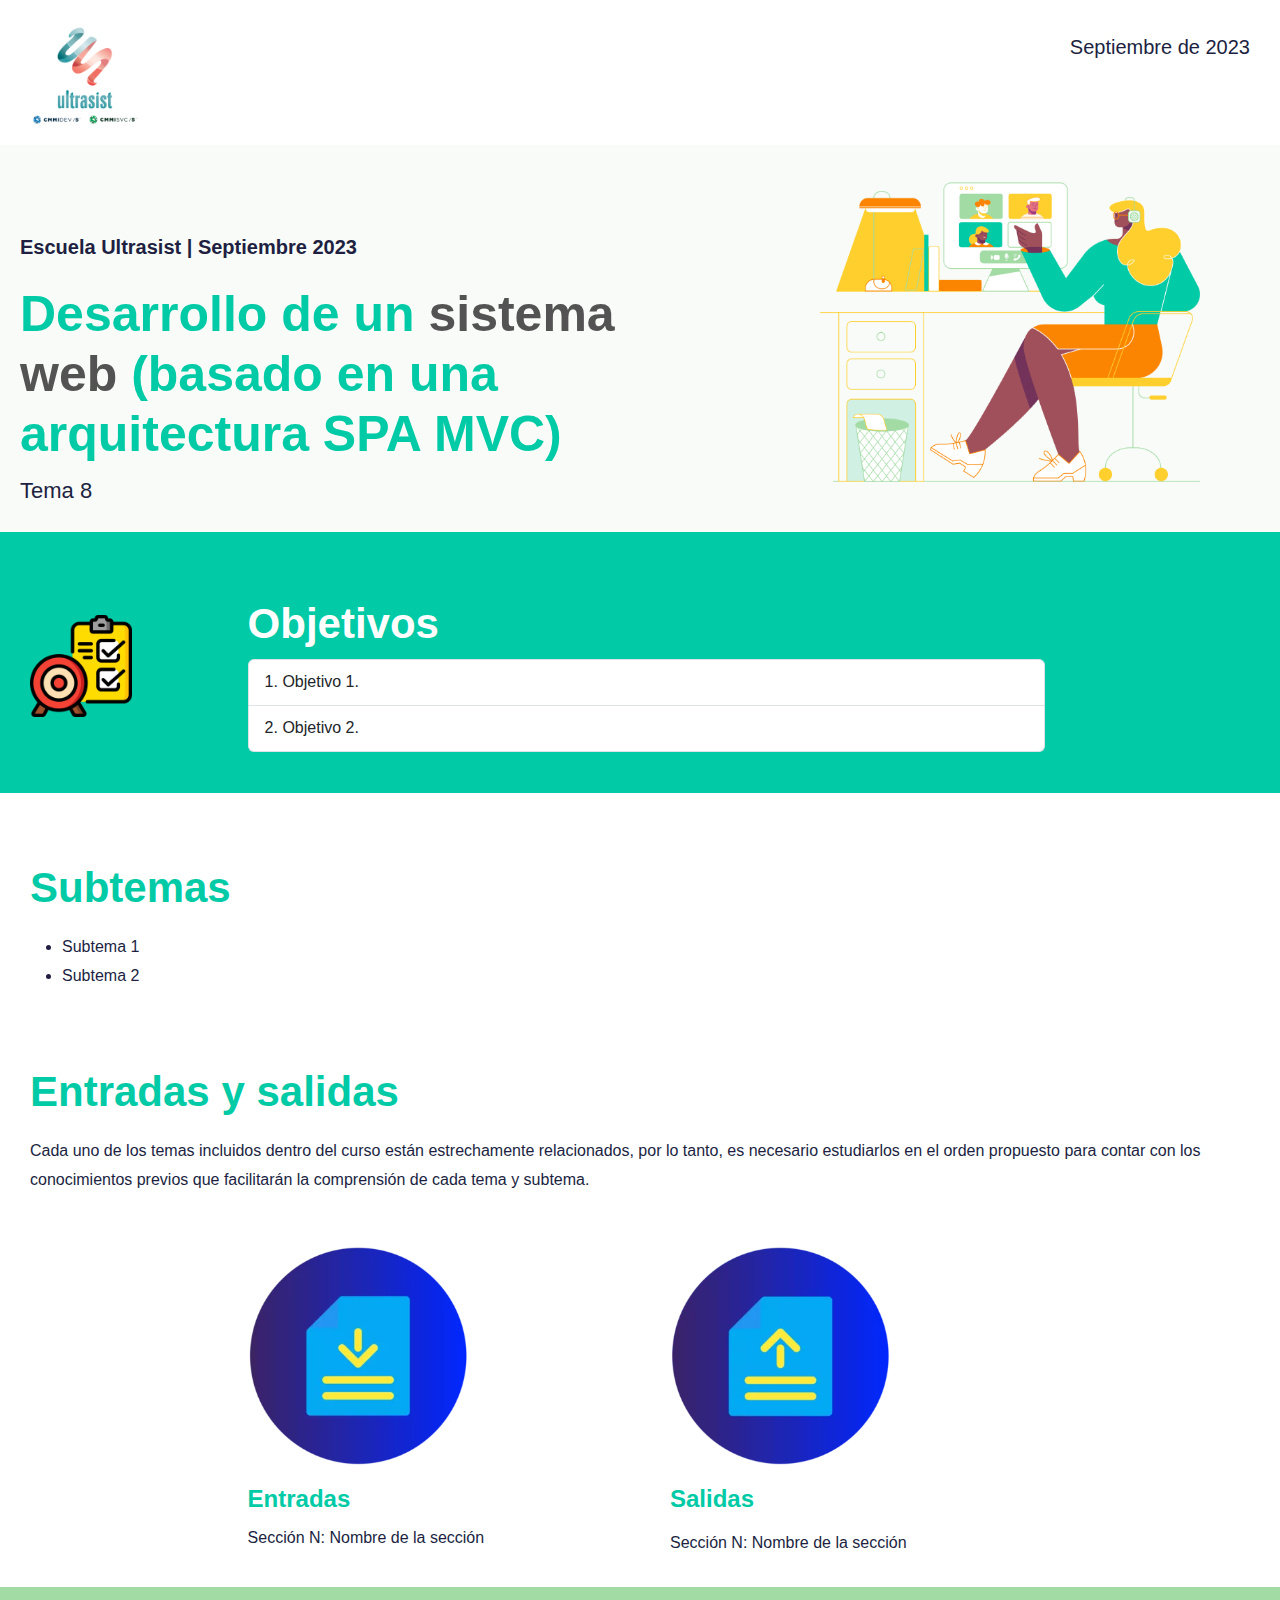
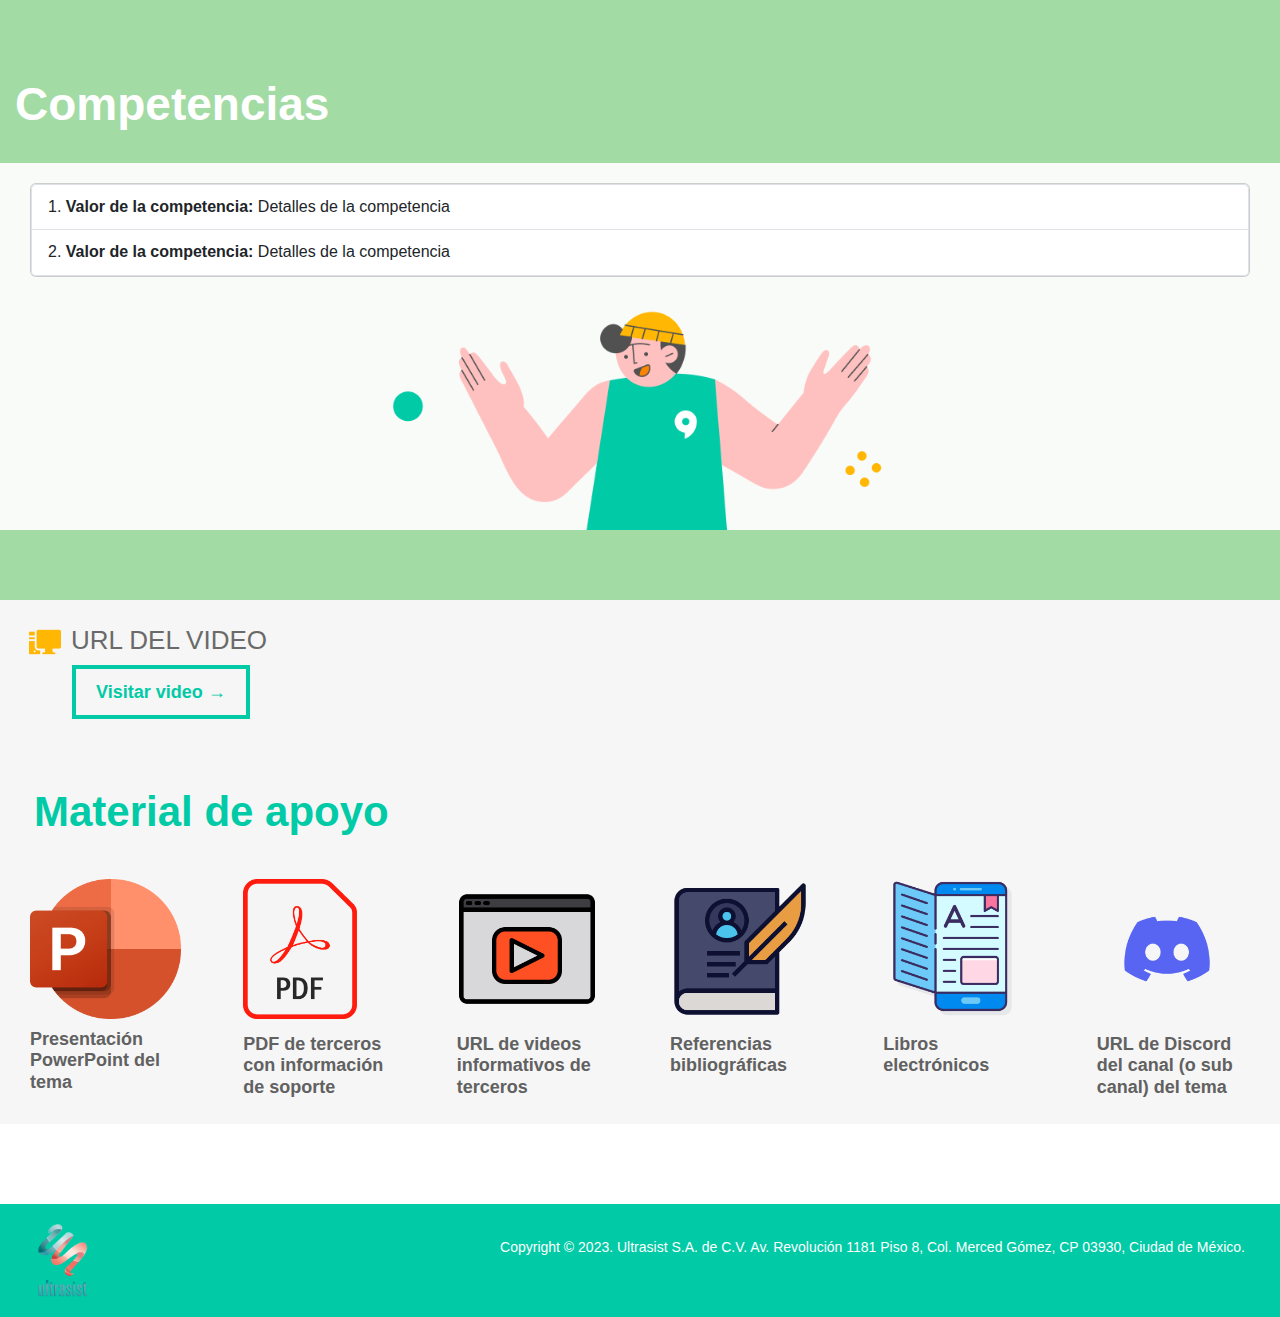
<file: topics/topic8.html>
<!DOCTYPE html>

<html>

<head>
	<title>Tema 8: Desarrollo de un sistema web (basado en una arquitectura SPA MVC)</title>
	<link rel="shortcut icon" href="../images/logo-ultra.png">
	<meta content="summary_large_image" name="twitter:card" />
	<meta content="website" property="og:type" />
	<meta content="" property="og:description" />
	<meta content="https://hrtxdbq82r.preview-postedstuff.com/V2-ZZkSw-DwPz-kXb6-TS5v/" property="og:url" />
	<meta content="https://pro-bee-beepro-thumbnail.getbee.io/messages/1050267/1035442/1988933/9844051_large.jpg" property="og:image" />
	<meta content="" property="og:title" />
	<meta content="" name="description" />
	<meta charset="utf-8" />
	<meta content="width=device-width" name="viewport" />
	<link href="https://cdn.jsdelivr.net/npm/bootstrap@5.0.0/dist/css/bootstrap.min.css" rel="stylesheet">
	<link rel="stylesheet" href="/css/styles-default.css" type="text/css">
	<link rel="stylesheet" href="/css/styles.css" type="text/css">
</head>

<body>
	<div class="bee-page-container">
		<div class="bee-row bee-row-1">
			<div class="bee-row-content">
				<div class="bee-col bee-col-1 bee-col-w2">
					<div class="bee-block bee-block-1 bee-image">
						<a href="../index.html" target="_self">
							<img alt="Logo Ultrasist" class="bee-fixedwidth" src="../images/logo-ultra.png" style="max-width:120px;" />
						</a>
					</div>
				</div>
				<div class="bee-col bee-col-2 bee-col-w10">
					<div class="bee-block bee-block-1 bee-spacer bee-mobile_hide">
						<div class="spacer" style="height:10px;"></div>
					</div>
					<div class="bee-block bee-block-2 bee-paragraph bee-mobile_hide">
						<p>Septiembre de 2023</p>
					</div>
				</div>
			</div>
		</div>
		<div class="bee-row bee-row-2">
			<div class="bee-row-content">
				<div class="bee-col bee-col-1 bee-col-w7">
					<div class="bee-block bee-block-1 bee-spacer bee-mobile_hide">
						<div class="spacer" style="height:60px;"></div>
					</div>
					<div class="bee-block bee-block-2 bee-paragraph">
						<p>Escuela Ultrasist | Septiembre 2023</p>
					</div>
					<div class="bee-block bee-block-3 bee-heading bee-mobile_hide">
						<h1 style="color:#01caa6;direction:ltr;font-family:Arial, Helvetica Neue, Helvetica, sans-serif;font-size:50px;font-weight:700;letter-spacing:normal;line-height:120%;text-align:left;margin-top:0;margin-bottom:0;">
							<span class="tinyMce-placeholder">Desarrollo de un 
								<span style="color: #535353;">sistema web </span>(basado en una arquitectura SPA MVC)
							</span>
						</h1>
					</div>
					<div class="bee-block bee-block-4 bee-heading bee-desktop_hide">
						<h1 style="color:#01caa6;direction:ltr;font-family:Arial, Helvetica Neue, Helvetica, sans-serif;font-size:34px;font-weight:700;letter-spacing:normal;line-height:120%;text-align:left;margin-top:0;margin-bottom:0;">
							<span class="tinyMce-placeholder">Desarrollo de un 
								<span style="color: #535353;">sistema web </span>(basado en una arquitectura SPA MVC)
							</span>
						</h1>
					</div>
					<div class="bee-block bee-block-5 bee-paragraph">
						<p>Tema 8</p>
					</div>
				</div>
				<div class="bee-col bee-col-2 bee-col-w5">
					<div class="bee-block bee-block-2 bee-image">
						<img alt="HR Call Hero Image Placeholder" class="bee-center bee-autowidth" src="../images/onboarding-illo.png" style="max-width:433px;" />
					</div>
				</div>
			</div>
		</div>
        <div class="bee-row bee-row-3">
			<div class="bee-row-content">
				<div class="bee-col bee-col-1 bee-col-w12">
					<div class="bee-block bee-block-1 bee-spacer">
						<div class="spacer" style="height:15px;"></div>
					</div>
				</div>
			</div>
		</div>

        <div class="bee-row bee-row-4">
			<div class="bee-row-content">
				<div class="bee-col bee-col-1 bee-col-w2">
					<div class="bee-block bee-block-1 bee-image">
						<img alt="Calendar Icon" class="bee-autowidth" src="../images/icon-objetivo.png" style="max-width:102px;" />
					</div>
				</div>
				<div class="bee-col bee-col-2 bee-col-w8">
					<div class="bee-block bee-block-1 bee-heading bee-mobile_hide">
						<h3 style="color:#ffffff;direction:ltr;font-family:Arial, Helvetica Neue, Helvetica, sans-serif;font-size:42px;font-weight:700;letter-spacing:normal;line-height:120%;text-align:left;margin-top:0;margin-bottom:0;">
							<span class="tinyMce-placeholder">Objetivos</span>
						</h3>
					</div>
					<div class="bee-block bee-block-2 bee-heading bee-desktop_hide">
						<h3 style="color:#ffffff;direction:ltr;font-family:Arial, Helvetica Neue, Helvetica, sans-serif;font-size:32px;font-weight:700;letter-spacing:normal;line-height:120%;text-align:left;margin-top:0;margin-bottom:0;">
							<span class="tinyMce-placeholder">Objetivos</span>
						</h3>
					</div>
					<div class="bee-block bee-block-3 bee-paragraph">
						<ul class="list-group list-group-numbered mb-3">
                            <li class="list-group-item">
                                Objetivo 1.
                            </li>
                            <li class="list-group-item">
                                Objetivo 2.
                            </li>
                        </ul>
					</div>
					<div class="bee-block bee-block-5 bee-spacer bee-desktop_hide">
						<div class="spacer" style="height:35px;"></div>
					</div>
				</div>
				<div class="bee-col bee-col-3 bee-col-w1">
					<div class="bee-block bee-block-1 bee-spacer bee-mobile_hide">
						<div class="spacer" style="height:120px;"></div>
					</div>
				</div>
			</div>
		</div>

        <div class="bee-row bee-row-23">
			<div class="bee-row-content">
				<div class="bee-col bee-col-1 bee-col-w12">
					<div class="bee-block bee-block-1 bee-spacer bee-mobile_hide">
						<div class="spacer" style="height:40px;"></div>
					</div>
					<div class="bee-block bee-block-2 bee-heading bee-mobile_hide">
						<h2 style="color:#01caa6;direction:ltr;font-family:Arial, Helvetica Neue, Helvetica, sans-serif;font-size:42px;font-weight:700;letter-spacing:normal;line-height:120%;text-align:left;margin-top:0;margin-bottom:0;">
							<span class="tinyMce-placeholder">Subtemas</span>
						</h2>
					</div>
					<div class="bee-block bee-block-3 bee-heading bee-desktop_hide">
						<h2 style="color:#01caa6;direction:ltr;font-family:Arial, Helvetica Neue, Helvetica, sans-serif;font-size:32px;font-weight:700;letter-spacing:normal;line-height:120%;text-align:left;margin-top:0;margin-bottom:0;">
							Subtemas
						</h2>
					</div>
					<div class="bee-block bee-block-4 bee-paragraph">
						<ul>
							<li>Subtema 1</li>
							<li>Subtema 2</li>
						</ul>
					</div>
				</div>
			</div>
		</div>

        <div class="bee-row bee-row-21">
			<div class="bee-row-content">
				<div class="bee-col bee-col-1 bee-col-w12">
					<div class="bee-block bee-block-2 bee-heading bee-mobile_hide">
						<h2 style="color:#01caa6;direction:ltr;font-family:Arial, Helvetica Neue, Helvetica, sans-serif;font-size:42px;font-weight:700;letter-spacing:normal;line-height:120%;text-align:left;margin-top:0;margin-bottom:0;">
							Entradas y salidas
						</h2>
					</div>
					<div class="bee-block bee-block-3 bee-heading bee-desktop_hide">
						<h2 style="color:#01caa6;direction:ltr;font-family:Arial, Helvetica Neue, Helvetica, sans-serif;font-size:32px;font-weight:700;letter-spacing:normal;line-height:120%;text-align:left;margin-top:0;margin-bottom:0;">
							<span class="tinyMce-placeholder">Entradas y salidas</span> </h2>
					</div>
					<div class="bee-block bee-block-4 bee-paragraph">
						<p>Cada uno de los temas incluidos dentro del curso est&aacute;n estrechamente relacionados, por lo tanto, 
                            es necesario estudiarlos en el orden propuesto para contar con los conocimientos previos que facilitar&aacute;n
                            la comprensi&oacute;n de cada tema y subtema.</p>
					</div>
				</div>
			</div>
		</div>

        <div class="bee-row bee-row-22">
			<div class="bee-row-content centrar-contenido-div">
				<div class="bee-col bee-col-1 bee-col-w4">
					<div class="bee-block bee-block-1 bee-image">
						<img alt="Tareas" class="bee-autowidth" src="../images/icon-entrada.webp" style="max-width:220px;" />
					</div>
					<div class="bee-block bee-block-2 bee-heading">
						<h1 style="color:#01caa6;direction:ltr;font-family:Arial, Helvetica Neue, Helvetica, sans-serif;font-size:24px;font-weight:700;letter-spacing:normal;line-height:120%;text-align:left;margin-top:0;margin-bottom:0;">
							<span class="tinyMce-placeholder">Entradas</span>
						</h1>
					</div>
					<div class="bee-block bee-block-3 bee-paragraph">
						<p>Sección N: Nombre de la secci&oacute;n</p>
					</div>
				</div>
				<div class="bee-col bee-col-3 bee-col-w4">
					<div class="bee-block bee-block-1 bee-image">
						<img alt="Mensajeria" class="bee-autowidth" src="../images/icon-salida.webp" style="max-width:220px;" />
					</div>
					<div class="bee-block bee-block-2 bee-heading">
						<h1 style="color:#01caa6;direction:ltr;font-family:Arial, Helvetica Neue, Helvetica, sans-serif;font-size:24px;font-weight:700;letter-spacing:normal;line-height:120%;text-align:left;margin-top:0;margin-bottom:0;">
							<span class="tinyMce-placeholder">Salidas</span>
						</h1>
					</div>
					<div class="bee-block bee-block-3 bee-paragraph">
						<p>Sección N: Nombre de la secci&oacute;n</p>
					</div>
				</div>
			</div>
		</div>

		<div class="bee-row bee-row-27">
			<div class="bee-row-content">
				<div class="bee-col bee-col-1 bee-col-w12">
					<div class="bee-block bee-block-1 bee-spacer">
						<div class="spacer" style="height:60px;"></div>
					</div>
				</div>
			</div>
		</div>

        <div class="bee-row bee-row-16">
			<div class="bee-row-content">
				<div class="bee-col bee-col-1 bee-col-w12">
					<div class="bee-block bee-block-2 bee-heading bee-mobile_hide">
						<h3 style="color:#ffffff;direction:ltr;font-family:Arial, Helvetica Neue, Helvetica, sans-serif;font-size:46px;font-weight:700;letter-spacing:normal;line-height:120%;text-align:left;margin-top:0;margin-bottom:0;">
							<span class="tinyMce-placeholder">Competencias</span>
						</h3>
					</div>
					<div class="bee-block bee-block-3 bee-heading bee-desktop_hide">
						<h3 style="color:#ffffff;direction:ltr;font-family:Arial, Helvetica Neue, Helvetica, sans-serif;font-size:32px;font-weight:700;letter-spacing:normal;line-height:120%;text-align:left;margin-top:0;margin-bottom:0;">
							<span class="tinyMce-placeholder">Competencias</h3>
					</div>
				</div>
			</div>
		</div>

		<div class="bee-row bee-row-26">
			<div class="bee-row-content">
				<div class="bee-col bee-col-1 bee-col-w12">
					<div class="bee-block bee-block-4 bee-paragraph">
						<div class="card text-bg-light text-start">
                            <ol class="list-group list-group-numbered">
                                <li class="list-group-item">
                                    <span class="fw-bold">Valor de la competencia:</span> 
									Detalles de la competencia
                                </li>
								<li class="list-group-item">
                                    <span class="fw-bold">Valor de la competencia:</span> 
									Detalles de la competencia
                                </li>
                            </ol>
                        </div>
					</div>
					<div class="bee-block bee-block-5 bee-image">
						<img alt="Hello Illustration" class="bee-center bee-fixedwidth" src="../images/0f28bbe5-f3f9-48c3-a6c0-d9dd8302b547.png" style="max-width:558px;" />
					</div>
				</div>
			</div>
		</div>

		<div class="bee-row bee-row-27">
			<div class="bee-row-content">
				<div class="bee-col bee-col-1 bee-col-w12">
					<div class="bee-block bee-block-1 bee-spacer">
						<div class="spacer" style="height:60px;"></div>
					</div>
				</div>
			</div>
		</div>

        <div class="bee-row bee-row-10">
			<div class="bee-row-content">
				<div class="bee-col bee-col-1 bee-col-w12">
					<div class="bee-block bee-block-1 bee-icons">
						<div class="bee-icon bee-icon-last">
							<div class="bee-content">
								<div class="bee-icon-image">
									<img height="32px" src="../images/Tools.png" width="auto" />
								</div>
								<div class="bee-icon-label bee-icon-label-right uppercase">URL del video</div>
							</div>
                            <div class="bee-content bee-button">
                                <a class="bee-button-content ms-5 mb-5" href="https://aws.s3.ultrasist.net/video-clase-arquitectura.mp4" style="font-size: 18px; background-color: transparent; border-bottom: 4px solid #01CAA6; border-left: 4px solid #01CAA6; border-radius: 0px; border-right: 4px solid #01CAA6; border-top: 4px solid #01CAA6; color: #01caa6; direction: ltr; font-family: inherit; font-weight: 700; max-width: 100%; padding-bottom: 5px; padding-left: 20px; padding-right: 20px; padding-top: 5px; width: auto; display: inline-block;" target="_self">
                                    <span style="word-break: break-word; font-size: 18px; line-height: 200%;">
                                        <span style="font-size: 18px;">
                                            <strong style="font-size: 18px;">Visitar video →</strong>
                                        </span>
                                    </span>
                                </a>
                            </div>
						</div>
					</div>
					<div class="bee-block bee-block-2 bee-heading bee-desktop_hide">
						<h2 style="color:#01caa6;direction:ltr;font-family:Arial, Helvetica Neue, Helvetica, sans-serif;font-size:32px;font-weight:700;letter-spacing:normal;line-height:120%;text-align:left;margin-top:0;margin-bottom:0;">
							<span class="tinyMce-placeholder">Material de apoyo</span> 
						</h2>
					</div>
					<div class="bee-block bee-block-3 bee-heading bee-mobile_hide">
						<h2 style="color:#01caa6;direction:ltr;font-family:Arial, Helvetica Neue, Helvetica, sans-serif;font-size:42px;font-weight:700;letter-spacing:normal;line-height:120%;text-align:left;margin-top:0;margin-bottom:0;">
							<span class="tinyMce-placeholder">Material de apoyo</span>
						</h2>
					</div>
				</div>
			</div>
		</div>

        <div class="bee-row bee-row-11">
			<div class="bee-row-content">
				<div class="bee-col bee-col-1 bee-col-w3">
					<div class="bee-block bee-block-1 bee-image">
						<img alt="Gmail Icon" class="bee-fixedwidth" src="../images/BEE_HR_Onboarding_PowerPoint.png" style="max-height:140px;width: auto;" />
					</div>
					<div class="bee-block bee-block-2 bee-heading">
						<h1 style="color:#616161;direction:ltr;font-family:Arial, Helvetica Neue, Helvetica, sans-serif;font-size:18px;font-weight:700;letter-spacing:normal;line-height:120%;text-align:left;margin-top:0;margin-bottom:0;">
							<span class="tinyMce-placeholder">Presentaci&oacute;n PowerPoint del tema</span>
						</h1>
					</div>
				</div>
				<div class="bee-col bee-col-2 bee-col-w3">
					<div class="bee-block bee-block-1 bee-image">
						<img alt="Zoom Icon" class="bee-fixedwidth" src="../images/BEE_HR_Onboarding_PDF.png" style="max-height:140px;width: auto;" />
					</div>
					<div class="bee-block bee-block-2 bee-heading">
						<h1 style="color:#616161;direction:ltr;font-family:Arial, 'Helvetica Neue', Helvetica, sans-serif;font-size:18px;font-weight:700;letter-spacing:normal;line-height:120%;text-align:left;margin-top:0;margin-bottom:0;">
							PDF de terceros con informaci&oacute;n de soporte 
						</h1>
					</div>
				</div>
				<div class="bee-col bee-col-3 bee-col-w3">
					<div class="bee-block bee-block-1 bee-image">
						<img alt="Docs Icon" class="bee-fixedwidth" src="../images/BEE_HR_Onboarding_Video.png" style="max-height:140px;width: auto;" />
					</div>
					<div class="bee-block bee-block-2 bee-heading">
						<h1 style="color:#616161;direction:ltr;font-family:Arial, 'Helvetica Neue', Helvetica, sans-serif;font-size:18px;font-weight:700;letter-spacing:normal;line-height:120%;text-align:left;margin-top:0;margin-bottom:0;">
							URL de videos informativos de terceros
						</h1>
					</div>
				</div>
				<div class="bee-col bee-col-4 bee-col-w3">
					<div class="bee-block bee-block-1 bee-image">
						<img alt="Drive Icon" class="bee-fixedwidth" src="../images/BEE_HR_Onboarding_Bibliografia.png" style="max-height:140px;width: auto;" />
					</div>
					<div class="bee-block bee-block-2 bee-heading">
						<h1 style="color:#616161;direction:ltr;font-family:Arial, 'Helvetica Neue', Helvetica, sans-serif;font-size:18px;font-weight:700;letter-spacing:normal;line-height:120%;text-align:left;margin-top:0;margin-bottom:0;">
							Referencias bibliográficas
						</h1>
					</div>
				</div>
				<div class="bee-col bee-col-4 bee-col-w3">
					<div class="bee-block bee-block-1 bee-image">
						<img alt="Drive Icon" class="bee-fixedwidth" src="../images/BEE_HR_Onboarding_Libros.png" style="max-height:140px;width: auto;" />
					</div>
					<div class="bee-block bee-block-2 bee-heading">
						<h1 style="color:#616161;direction:ltr;font-family:Arial, 'Helvetica Neue', Helvetica, sans-serif;font-size:18px;font-weight:700;letter-spacing:normal;line-height:120%;text-align:left;margin-top:0;margin-bottom:0;">
							<span class="tinyMce-placeholder">Libros electr&oacute;nicos</span>
						</h1>
					</div>
				</div>
                <div class="bee-col bee-col-4 bee-col-w3">
					<div class="bee-block bee-block-1 bee-image">
						<img alt="Drive Icon" class="bee-fixedwidth" src="../images/BEE_HR_Onboarding_Discord.png" style="max-height:140px;width: auto;" />
					</div>
					<div class="bee-block bee-block-2 bee-heading">
						<h1 style="color:#616161;direction:ltr;font-family:Arial, 'Helvetica Neue', Helvetica, sans-serif;font-size:18px;font-weight:700;letter-spacing:normal;line-height:120%;text-align:left;margin-top:0;margin-bottom:0;">
							<span class="tinyMce-placeholder">URL de Discord del canal (o sub canal) del tema</span>
						</h1>
					</div>
				</div>
			</div>
		</div>

		<div class="bee-row bee-row-28">
			<div class="bee-row-content">
				<div class="bee-col bee-col-1 bee-col-w12">
					<div class="bee-block bee-block-1 bee-spacer">
						<div class="spacer" style="height:80px;"></div>
					</div>
				</div>
			</div>
		</div>
		<div class="bee-row bee-row-29">
			<div class="bee-row-content">
				<div class="bee-col bee-col-1 bee-col-w2">
					<div class="bee-block bee-block-1 bee-image">
                        <a href="https://www.ultrasist.mx/ultrasite/" target="_self">
                            <img alt="Placeholder Logo" class="bee-fixedwidth" src="../images/HR-logo-ultra.png" style="max-width:73px;" /></a>
                        </div>
				</div>
				<div class="bee-col bee-col-2 bee-col-w10">
					<div class="bee-block bee-block-1 bee-spacer">
						<div class="spacer" style="height:10px;"></div>
					</div>
					<div class="bee-block bee-block-2 bee-paragraph">
						<p>Copyright © 2023. Ultrasist S.A. de C.V. Av. Revolución 1181 Piso 8, Col. Merced Gómez, CP 03930, Ciudad de México.</p>
					</div>
				</div>
			</div>
		</div>
	</div>

	<script src="https://code.jquery.com/jquery-3.6.0.min.js"></script>
    <script src="https://cdn.jsdelivr.net/npm/bootstrap@5.0.0/dist/js/bootstrap.bundle.min.js"></script>
</body>
</html>
</file>
<file: css/styles-default.css>
.bee-row,
.bee-row-content {
    position: relative
}

.bee-row-16 .bee-col-1,
.bee-row-17 .bee-col-1,
.bee-row-18 .bee-col-1,
.bee-row-21 .bee-col-1,
.bee-row-23 .bee-col-1,
.bee-row-26 .bee-col-1 {
    border-bottom: 0 solid #f8fbf7;
    border-left: 0 solid #f8fbf7;
    border-right: 0px solid #f8fbf7;
    border-top: 0 solid #f8fbf7
}

.bee-row-28,
.bee-row-8 {
    background-image: url('https://d1oco4z2z1fhwp.cloudfront.net/templates/default/7161/HR-divider-image_bottom.png');
    background-size: auto
}

body {
    background-color: transparent;
    color: #000;
    font-family: Arial, Helvetica Neue, Helvetica, sans-serif
}

.bee-row-1 .bee-col-2 .bee-block-2 a,
.bee-row-11 .bee-col-1 .bee-block-3 a,
.bee-row-11 .bee-col-2 .bee-block-3 a,
.bee-row-11 .bee-col-3 .bee-block-3 a,
.bee-row-11 .bee-col-4 .bee-block-3 a,
.bee-row-13 .bee-col-1 .bee-block-5 a,
.bee-row-13 .bee-col-3 .bee-block-5 a,
.bee-row-16 .bee-col-1 .bee-block-4 a,
.bee-row-2 .bee-col-1 .bee-block-2 a,
.bee-row-2 .bee-col-1 .bee-block-5 a,
.bee-row-21 .bee-col-1 .bee-block-4 a,
.bee-row-22 .bee-col-1 .bee-block-3 a,
.bee-row-22 .bee-col-2 .bee-block-3 a,
.bee-row-22 .bee-col-3 .bee-block-3 a,
.bee-row-23 .bee-col-1 .bee-block-4 a,
.bee-row-24 .bee-col-1 .bee-block-3 a,
.bee-row-24 .bee-col-2 .bee-block-3 a,
.bee-row-26 .bee-col-1 .bee-block-4 a,
.bee-row-29 .bee-col-2 .bee-block-2 a,
.bee-row-4 .bee-col-1 .bee-block-2 a,
.bee-row-4 .bee-col-1 .bee-block-3 a,
.bee-row-4 .bee-col-1 .bee-block-5 a,
.bee-row-4 .bee-col-1 .bee-block-6 a,
.bee-row-4 .bee-col-2 .bee-block-3 a,
.bee-row-6 .bee-col-1 .bee-block-3 a,
.bee-row-6 .bee-col-2 .bee-block-3 a,
.bee-row-6 .bee-col-3 .bee-block-3 a,
a {
    color: #01caa6
}

* {
    box-sizing: border-box
}

body,
h1,
h2,
h3,
p {
    margin: 0
}

.bee-desktop_hide {
    display: none
}

.bee-row-content {
    max-width: 1280px;
    margin: 0 auto;
    display: flex
}

.bee-row-content .bee-col-w1 {
    flex-basis: 8%
}

.bee-row-content .bee-col-w2 {
    flex-basis: 17%
}

.bee-row-content .bee-col-w3 {
    flex-basis: 25%
}

.bee-row-content .bee-col-w4 {
    flex-basis: 33%
}

.bee-row-content .bee-col-w5 {
    flex-basis: 42%
}

.bee-row-content .bee-col-w6 {
    flex-basis: 50%
}

.bee-row-content .bee-col-w7 {
    flex-basis: 58%
}

.bee-row-content .bee-col-w8 {
    flex-basis: 67%
}

.bee-row-content .bee-col-w10 {
    flex-basis: 83%
}

.bee-row-content .bee-col-w12 {
    flex-basis: 100%
}

.bee-button .content {
    text-align: center
}

.bee-button a,
.bee-icon .bee-icon-label-right a {
    text-decoration: none
}

.bee-divider,
.bee-image {
    overflow: auto
}

.bee-divider .center,
.bee-image .bee-center {
    margin: 0 auto
}

.bee-row-24 .bee-col-1 .bee-block-1,
.bee-row-24 .bee-col-2 .bee-block-1,
.bee-row-26 .bee-col-1 .bee-block-5 {
    width: 100%
}

.bee-icon {
    display: inline-block;
    vertical-align: middle
}

.bee-icon .bee-content {
    display: flex;
    align-items: center
}

.bee-image img {
    display: block;
    width: 100%
}

.bee-paragraph {
    overflow-wrap: anywhere
}

@media (max-width:768px) {
    .bee-desktop_hide {
        display: block !important
    }

    .bee-mobile_hide {
        display: none
    }

    .bee-row-content:not(.no_stack) {
        display: block
    }
}

.bee-row-1,
.bee-row-21,
.bee-row-22,
.bee-row-23,
.bee-row-24,
.bee-row-4,
.bee-row-5,
.bee-row-6,
.bee-row-7 {
    background-repeat: no-repeat
}

.bee-row-1 .bee-row-content,
.bee-row-10 .bee-row-content,
.bee-row-11 .bee-row-content,
.bee-row-12 .bee-row-content,
.bee-row-13 .bee-row-content,
.bee-row-14 .bee-row-content,
.bee-row-15 .bee-row-content,
.bee-row-17 .bee-row-content,
.bee-row-18 .bee-row-content,
.bee-row-19 .bee-row-content,
.bee-row-20 .bee-row-content,
.bee-row-21 .bee-row-content,
.bee-row-22 .bee-row-content,
.bee-row-23 .bee-row-content,
.bee-row-24 .bee-row-content,
.bee-row-25 .bee-row-content,
.bee-row-27 .bee-row-content,
.bee-row-29 .bee-row-content,
.bee-row-5 .bee-row-content,
.bee-row-7 .bee-row-content,
.bee-row-8 .bee-row-content,
.bee-row-9 .bee-row-content {
    background-repeat: no-repeat;
    color: #000
}

.bee-row-1 .bee-col-1,
.bee-row-29 .bee-col-1 {
    padding-bottom: 5px;
    padding-left: 10px;
    padding-top: 5px
}

.bee-row-1 .bee-col-1 .bee-block-1,
.bee-row-29 .bee-col-1 .bee-block-1 {
    padding: 15px;
    width: 100%
}

.bee-row-1 .bee-col-2,
.bee-row-29 .bee-col-2 {
    padding-bottom: 5px;
    padding-right: 20px;
    padding-top: 5px
}

.bee-row-1 .bee-col-2 .bee-block-2,
.bee-row-2 .bee-col-1 .bee-block-2 {
    padding: 20px 10px 15px
}

.bee-row-2,
.bee-row-3 {
    background-color: #f8fbf7;
    background-repeat: no-repeat
}

.bee-row-2 .bee-row-content,
.bee-row-26 .bee-row-content {
    background-color: #f8fbf7;
    background-repeat: no-repeat;
    color: #000
}

.bee-row-11 .bee-col-1 .bee-block-3,
.bee-row-11 .bee-col-2 .bee-block-3,
.bee-row-11 .bee-col-3 .bee-block-3,
.bee-row-11 .bee-col-4 .bee-block-3,
.bee-row-12 .bee-col-1 .bee-block-1,
.bee-row-13 .bee-col-1 .bee-block-5,
.bee-row-13 .bee-col-3 .bee-block-5,
.bee-row-16 .bee-col-1 .bee-block-4,
.bee-row-2 .bee-col-1,
.bee-row-21 .bee-col-1 .bee-block-4,
.bee-row-22 .bee-col-2 .bee-block-3,
.bee-row-22 .bee-col-3 .bee-block-3,
.bee-row-26 .bee-col-1 .bee-block-4,
.bee-row-6 .bee-col-1 .bee-block-3,
.bee-row-6 .bee-col-2 .bee-block-3,
.bee-row-6 .bee-col-3 .bee-block-3 {
    padding: 10px
}

.bee-row-16 .bee-col-1 .bee-block-2,
.bee-row-2 .bee-col-1 .bee-block-3,
.bee-row-2 .bee-col-1 .bee-block-4 {
    padding: 10px;
    text-align: center;
    width: 100%
}

.bee-row-2 .bee-col-1 .bee-block-5 {
    padding-bottom: 15px;
    padding-left: 10px;
    padding-right: 10px
}

.bee-row-2 .bee-col-2 .bee-block-2 {
    padding-top: 15px;
    width: 100%
}

.bee-row-3 .bee-row-content,
.bee-row-4 .bee-row-content {
    background-color: #01caa6;
    background-repeat: no-repeat;
    color: #000
}

.bee-row-3 .bee-col-1 {
    padding: 32px 20px 5px
}

.bee-row-4 .bee-col-1 {
    padding: 16px 20px
}

.bee-row-4 .bee-col-1 .bee-block-1,
.bee-row-4 .bee-col-1 .bee-block-4 {
    padding: 15px 10px 10px;
    width: 100%
}

.bee-row-4 .bee-col-1 .bee-block-2,
.bee-row-4 .bee-col-1 .bee-block-5 {
    padding-bottom: 5px;
    padding-left: 10px;
    padding-right: 10px
}

.bee-row-4 .bee-col-1 .bee-block-3,
.bee-row-4 .bee-col-1 .bee-block-6 {
    padding-bottom: 10px;
    padding-left: 10px;
    padding-right: 10px
}

.bee-row-4 .bee-col-2,
.bee-row-6 .bee-col-3 {
    padding: 5px 20px
}

.bee-row-16 .bee-col-1 .bee-block-1,
.bee-row-4 .bee-col-2 .bee-block-1,
.bee-row-4 .bee-col-2 .bee-block-2,
.bee-row-6 .bee-col-1 .bee-block-2,
.bee-row-6 .bee-col-2 .bee-block-2,
.bee-row-6 .bee-col-3 .bee-block-2 {
    padding-left: 10px;
    padding-right: 10px;
    padding-top: 10px;
    text-align: center;
    width: 100%
}

.bee-row-4 .bee-col-2 .bee-block-3 {
    padding: 10px 10px 20px
}

.bee-row-4 .bee-col-2 .bee-block-4 {
    padding: 10px;
    text-align: left
}

.bee-row-15 .bee-col-1,
.bee-row-20 .bee-col-1,
.bee-row-25 .bee-col-1,
.bee-row-27 .bee-col-1,
.bee-row-30 .bee-col-1,
.bee-row-4 .bee-col-3,
.bee-row-5 .bee-col-1,
.bee-row-7 .bee-col-1,
.bee-row-9 .bee-col-1 {
    padding-bottom: 5px;
    padding-top: 5px
}

.bee-row-10 .bee-col-1 .bee-block-3,
.bee-row-13 .bee-col-1 .bee-block-2,
.bee-row-13 .bee-col-3 .bee-block-2,
.bee-row-21 .bee-col-1 .bee-block-2,
.bee-row-23 .bee-col-1 .bee-block-2,
.bee-row-26 .bee-col-1 .bee-block-2,
.bee-row-5 .bee-col-1 .bee-block-2,
.bee-row-5 .bee-col-1 .bee-block-3 {
    padding: 20px 10px 10px;
    text-align: center;
    width: 100%
}

.bee-row-30 .bee-row-content,
.bee-row-6 .bee-row-content {
    background-color: #fff;
    background-repeat: no-repeat;
    color: #000
}

.bee-row-6 .bee-col-1 {
    padding: 6px 20px 16px
}

.bee-row-17 .bee-col-1 .bee-block-1,
.bee-row-17 .bee-col-2 .bee-block-1,
.bee-row-17 .bee-col-3 .bee-block-1,
.bee-row-17 .bee-col-4 .bee-block-1,
.bee-row-6 .bee-col-1 .bee-block-1,
.bee-row-6 .bee-col-2 .bee-block-1,
.bee-row-6 .bee-col-3 .bee-block-1 {
    padding-bottom: 10px;
    width: 100%
}

.bee-row-6 .bee-col-1 .bee-block-4,
.bee-row-6 .bee-col-2 .bee-block-4,
.bee-row-6 .bee-col-3 .bee-block-4 {
    padding-left: 10px;
    padding-right: 10px;
    padding-top: 10px;
    text-align: left
}

.bee-row-6 .bee-col-2 {
    padding: 5px 10px 5px 20px
}

.bee-row-8 {
    background-repeat: repeat
}

.bee-row-10,
.bee-row-11,
.bee-row-12,
.bee-row-13,
.bee-row-14,
.bee-row-9 {
    background-color: #f6f6f6;
    background-repeat: no-repeat
}

.bee-row-10 .bee-col-1 {
    padding: 16px 24px 1px
}

.bee-row-10 .bee-col-1 .bee-block-1 {
    color: #6a6a6a;
    font-family: inherit;
    font-size: 26px;
    text-align: left
}

.bee-row-10 .bee-col-1 .bee-block-2 {
    padding-bottom: 10px;
    padding-right: 10px;
    padding-top: 20px;
    text-align: center;
    width: 100%
}

.bee-row-11 .bee-col-1,
.bee-row-11 .bee-col-2,
.bee-row-11 .bee-col-3,
.bee-row-11 .bee-col-4,
.bee-row-22 .bee-col-1,
.bee-row-22 .bee-col-2,
.bee-row-22 .bee-col-3,
.bee-row-24 .bee-col-1,
.bee-row-24 .bee-col-2 {
    padding: 20px
}

.bee-row-11 .bee-col-1 .bee-block-1,
.bee-row-11 .bee-col-2 .bee-block-1,
.bee-row-11 .bee-col-3 .bee-block-1,
.bee-row-11 .bee-col-4 .bee-block-1 {
    padding-left: 10px;
    padding-right: 10px;
    padding-top: 10px;
    width: 100%
}

.bee-row-11 .bee-col-1 .bee-block-2,
.bee-row-16 .bee-col-1 .bee-block-3 {
    padding: 10px 10px 5px;
    text-align: center;
    width: 100%
}

.bee-row-11 .bee-col-2 .bee-block-2,
.bee-row-11 .bee-col-3 .bee-block-2,
.bee-row-11 .bee-col-4 .bee-block-2,
.bee-row-13 .bee-col-3 .bee-block-1 {
    padding: 15px 10px 5px;
    text-align: center;
    width: 100%
}

.bee-row-12 .bee-col-1 {
    padding-bottom: 15px;
    padding-top: 5px
}

.bee-row-13 .bee-col-1,
.bee-row-13 .bee-col-3 {
    padding: 16px 24px
}

.bee-row-13 .bee-col-1 .bee-block-1,
.bee-row-17 .bee-col-1 .bee-block-2,
.bee-row-17 .bee-col-2 .bee-block-2,
.bee-row-17 .bee-col-3 .bee-block-2,
.bee-row-17 .bee-col-4 .bee-block-2,
.bee-row-18 .bee-col-1 .bee-block-2,
.bee-row-18 .bee-col-2 .bee-block-2,
.bee-row-19 .bee-col-1 .bee-block-2,
.bee-row-19 .bee-col-2 .bee-block-2 {
    padding-left: 10px;
    padding-right: 10px;
    padding-top: 5px;
    text-align: center;
    width: 100%
}

.bee-row-13 .bee-col-1 .bee-block-3,
.bee-row-13 .bee-col-1 .bee-block-4,
.bee-row-13 .bee-col-3 .bee-block-3,
.bee-row-13 .bee-col-3 .bee-block-4 {
    padding: 15px 10px 20px;
    width: 100%
}

.bee-row-13 .bee-col-1 .bee-block-6,
.bee-row-13 .bee-col-3 .bee-block-6,
.bee-row-24 .bee-col-1 .bee-block-4,
.bee-row-24 .bee-col-2 .bee-block-4 {
    padding-left: 10px;
    padding-right: 10px;
    padding-top: 5px;
    text-align: left
}

.bee-row-13 .bee-col-2 {
    padding-bottom: 16px;
    padding-top: 16px
}

.bee-row-14 .bee-col-1 {
    padding: 16px 14px 17px
}

.bee-row-14 .bee-col-1 .bee-block-1 {
    padding: 30px 10px;
    text-align: center
}

.bee-row-15,
.bee-row-16,
.bee-row-17,
.bee-row-18,
.bee-row-19,
.bee-row-20,
.bee-row-25,
.bee-row-26,
.bee-row-27 {
    background-color: #a2dba4;
    background-repeat: no-repeat
}

.bee-row-16 .bee-row-content {
    background-color: #a2dba4;
    background-repeat: no-repeat;
    color: #000
}

.bee-row-16 .bee-col-1 {
    background-color: #a2dba4;
    padding: 10px 5px 20px
}

.bee-row-17 .bee-col-1,
.bee-row-18 .bee-col-1 {
    background-color: #a2dba4
}

.bee-row-17 .bee-col-1 .bee-block-3,
.bee-row-17 .bee-col-2 .bee-block-3,
.bee-row-18 .bee-col-1 .bee-block-3,
.bee-row-18 .bee-col-2 .bee-block-3 {
    padding-bottom: 5px;
    padding-left: 10px;
    padding-right: 10px;
    text-align: center;
    width: 100%
}

.bee-row-17 .bee-col-2,
.bee-row-18 .bee-col-2 {
    background-color: #a2dba4
}

.bee-row-17 .bee-col-3 .bee-block-3,
.bee-row-17 .bee-col-4 .bee-block-3,
.bee-row-19 .bee-col-1 .bee-block-3,
.bee-row-19 .bee-col-2 .bee-block-3 {
    padding-bottom: 10px;
    padding-left: 10px;
    padding-right: 10px;
    text-align: center;
    width: 100%
}

.bee-row-18 .bee-col-1 .bee-block-1,
.bee-row-18 .bee-col-2 .bee-block-1,
.bee-row-19 .bee-col-1 .bee-block-1,
.bee-row-19 .bee-col-2 .bee-block-1 {
    padding: 10px;
    width: 100%
}

.bee-row-21 .bee-col-1,
.bee-row-23 .bee-col-1 {
    padding: 10px 20px 20px
}

.bee-row-21 .bee-col-1 .bee-block-3,
.bee-row-23 .bee-col-1 .bee-block-3 {
    padding-left: 10px;
    padding-right: 10px;
    text-align: center;
    width: 100%
}

.bee-row-22 .bee-col-1 .bee-block-1,
.bee-row-22 .bee-col-2 .bee-block-1,
.bee-row-22 .bee-col-3 .bee-block-1 {
    padding-left: 10px;
    padding-right: 10px;
    width: 100%
}

.bee-row-22 .bee-col-1 .bee-block-2,
.bee-row-22 .bee-col-2 .bee-block-2,
.bee-row-22 .bee-col-3 .bee-block-2,
.bee-row-24 .bee-col-1 .bee-block-2,
.bee-row-24 .bee-col-2 .bee-block-2 {
    padding: 20px 10px 5px;
    text-align: center;
    width: 100%
}

.bee-row-22 .bee-col-1 .bee-block-3 {
    padding: 5px 10px 10px
}

.bee-row-23 .bee-col-1 .bee-block-4,
.bee-row-24 .bee-col-1 .bee-block-3,
.bee-row-24 .bee-col-2 .bee-block-3 {
    padding: 10px 40px 10px 10px
}

.bee-row-23 .bee-col-1 .bee-block-5 {
    padding: 30px 10px;
    text-align: left
}

.bee-row-26 .bee-col-1 {
    padding-left: 20px;
    padding-right: 20px;
    padding-top: 10px
}

.bee-row-26 .bee-col-1 .bee-block-3 {
    padding-left: 10px;
    padding-right: 10px;
    padding-top: 20px;
    text-align: center;
    width: 100%
}

.bee-row-28 {
    background-position: top center;
    background-repeat: repeat
}

.bee-row-29,
.bee-row-30 {
    background-repeat: no-repeat
}

.bee-row-28 .bee-row-content {
    background-repeat: no-repeat;
    background-size: auto;
    color: #000
}

.bee-row-29 {
    background-color: #01caa6
}

.bee-row-29 .bee-col-2 .bee-block-2 {
    padding: 20px 15px 15px
}

.bee-row-30 {
    background-color: #fff
}

.bee-row-30 .bee-col-1 .bee-block-1 {
    color: #1e0e4b;
    font-family: Inter, sans-serif;
    font-size: 15px;
    padding-bottom: 5px;
    padding-top: 5px;
    text-align: center
}

.bee-row-2 .bee-col-1 .bee-block-5 {
    color: #201f42;
    direction: ltr;
    font-size: 22px;
    font-weight: 400;
    letter-spacing: 0;
    line-height: 150%;
    text-align: left
}

.bee-row-1 .bee-col-2 .bee-block-2,
.bee-row-2 .bee-col-1 .bee-block-2 {
    color: #201f42;
    font-size: 20px;
    line-height: 120%;
    direction: ltr;
    letter-spacing: 0
}

.bee-row-1 .bee-col-2 .bee-block-2 p:not(:last-child),
.bee-row-11 .bee-col-1 .bee-block-3 p:not(:last-child),
.bee-row-11 .bee-col-2 .bee-block-3 p:not(:last-child),
.bee-row-11 .bee-col-3 .bee-block-3 p:not(:last-child),
.bee-row-11 .bee-col-4 .bee-block-3 p:not(:last-child),
.bee-row-13 .bee-col-1 .bee-block-5 p:not(:last-child),
.bee-row-13 .bee-col-3 .bee-block-5 p:not(:last-child),
.bee-row-16 .bee-col-1 .bee-block-4 p:not(:last-child),
.bee-row-2 .bee-col-1 .bee-block-2 p:not(:last-child),
.bee-row-2 .bee-col-1 .bee-block-5 p:not(:last-child),
.bee-row-21 .bee-col-1 .bee-block-4 p:not(:last-child),
.bee-row-22 .bee-col-1 .bee-block-3 p:not(:last-child),
.bee-row-22 .bee-col-2 .bee-block-3 p:not(:last-child),
.bee-row-22 .bee-col-3 .bee-block-3 p:not(:last-child),
.bee-row-23 .bee-col-1 .bee-block-4 p:not(:last-child),
.bee-row-24 .bee-col-1 .bee-block-3 p:not(:last-child),
.bee-row-24 .bee-col-2 .bee-block-3 p:not(:last-child),
.bee-row-26 .bee-col-1 .bee-block-4 p:not(:last-child),
.bee-row-29 .bee-col-2 .bee-block-2 p:not(:last-child),
.bee-row-4 .bee-col-1 .bee-block-2 p:not(:last-child),
.bee-row-4 .bee-col-1 .bee-block-3 p:not(:last-child),
.bee-row-4 .bee-col-1 .bee-block-5 p:not(:last-child),
.bee-row-4 .bee-col-1 .bee-block-6 p:not(:last-child),
.bee-row-4 .bee-col-2 .bee-block-3 p:not(:last-child),
.bee-row-6 .bee-col-1 .bee-block-3 p:not(:last-child),
.bee-row-6 .bee-col-2 .bee-block-3 p:not(:last-child),
.bee-row-6 .bee-col-3 .bee-block-3 p:not(:last-child) {
    margin-bottom: 16px
}

.bee-row-2 .bee-col-1 .bee-block-2 {
    font-weight: 700;
    text-align: left
}

.bee-row-1 .bee-col-2 .bee-block-2 {
    font-weight: 400;
    text-align: right
}

.bee-row-4 .bee-col-1 .bee-block-2,
.bee-row-4 .bee-col-1 .bee-block-5 {
    color: #fff;
    direction: ltr;
    font-size: 24px;
    font-weight: 700;
    letter-spacing: 0;
    line-height: 180%;
    text-align: left
}

.bee-row-4 .bee-col-1 .bee-block-3,
.bee-row-4 .bee-col-1 .bee-block-6 {
    color: #201f42;
    direction: ltr;
    font-size: 24px;
    font-weight: 400;
    letter-spacing: 0;
    line-height: 180%;
    text-align: left
}

.bee-row-11 .bee-col-1 .bee-block-3,
.bee-row-11 .bee-col-2 .bee-block-3,
.bee-row-11 .bee-col-3 .bee-block-3,
.bee-row-11 .bee-col-4 .bee-block-3,
.bee-row-13 .bee-col-1 .bee-block-5,
.bee-row-13 .bee-col-3 .bee-block-5,
.bee-row-16 .bee-col-1 .bee-block-4,
.bee-row-21 .bee-col-1 .bee-block-4,
.bee-row-22 .bee-col-1 .bee-block-3,
.bee-row-22 .bee-col-2 .bee-block-3,
.bee-row-22 .bee-col-3 .bee-block-3,
.bee-row-23 .bee-col-1 .bee-block-4,
.bee-row-24 .bee-col-1 .bee-block-3,
.bee-row-24 .bee-col-2 .bee-block-3,
.bee-row-4 .bee-col-2 .bee-block-3,
.bee-row-6 .bee-col-1 .bee-block-3,
.bee-row-6 .bee-col-2 .bee-block-3,
.bee-row-6 .bee-col-3 .bee-block-3 {
    color: #201f42;
    direction: ltr;
    font-size: 16px;
    font-weight: 400;
    letter-spacing: 0;
    line-height: 180%;
    text-align: left
}

.bee-row-10 .bee-col-1 .bee-block-1 .bee-icon-image {
    padding: 5px 10px 5px 5px
}

.bee-row-10 .bee-col-1 .bee-block-1 .bee-icon:not(.bee-icon-first) .bee-content,
.bee-row-30 .bee-col-1 .bee-block-1 .bee-icon:not(.bee-icon-first) .bee-content {
    margin-left: 0
}

.bee-row-10 .bee-col-1 .bee-block-1 .bee-icon::not(.bee-icon-last) .bee-content {
    margin-right: 0
}

.bee-row-26 .bee-col-1 .bee-block-4 {
    color: #201f42;
    direction: ltr;
    font-size: 16px;
    font-weight: 400;
    letter-spacing: 0;
    line-height: 180%;
    text-align: center
}

.bee-row-30 .bee-col-1 .bee-block-1 .bee-icon-image {
    padding: 5px 6px 5px 5px
}

.bee-row-30 .bee-col-1 .bee-block-1 .bee-icon::not(.bee-icon-last) .bee-content {
    margin-right: 0
}

.bee-row-29 .bee-col-2 .bee-block-2 {
    color: #fff;
    direction: ltr;
    font-size: 14px;
    font-weight: 400;
    letter-spacing: 0;
    line-height: 120%;
    text-align: right
}
</file>
<file: css/styles.css>
.enlace {
    color: #053B50 !important;
    text-decoration: none;
}

.enlace:hover {
    cursor: pointer;
}

.bold {
    font-weight: 700;
}

.centrar-contenido-div {
    justify-content: center;
}

.margin-auto {
    margin: auto;
}

.text-center {
    text-align: center !important;
}

.readonly {
    border-radius: 50%;
}

.uppercase {
    text-transform: uppercase;
}

.italic {
    font-style: italic;
}

.img-book {
    max-height:180px;
    width: auto !important;
    border-radius: 5px;
}
</file>
